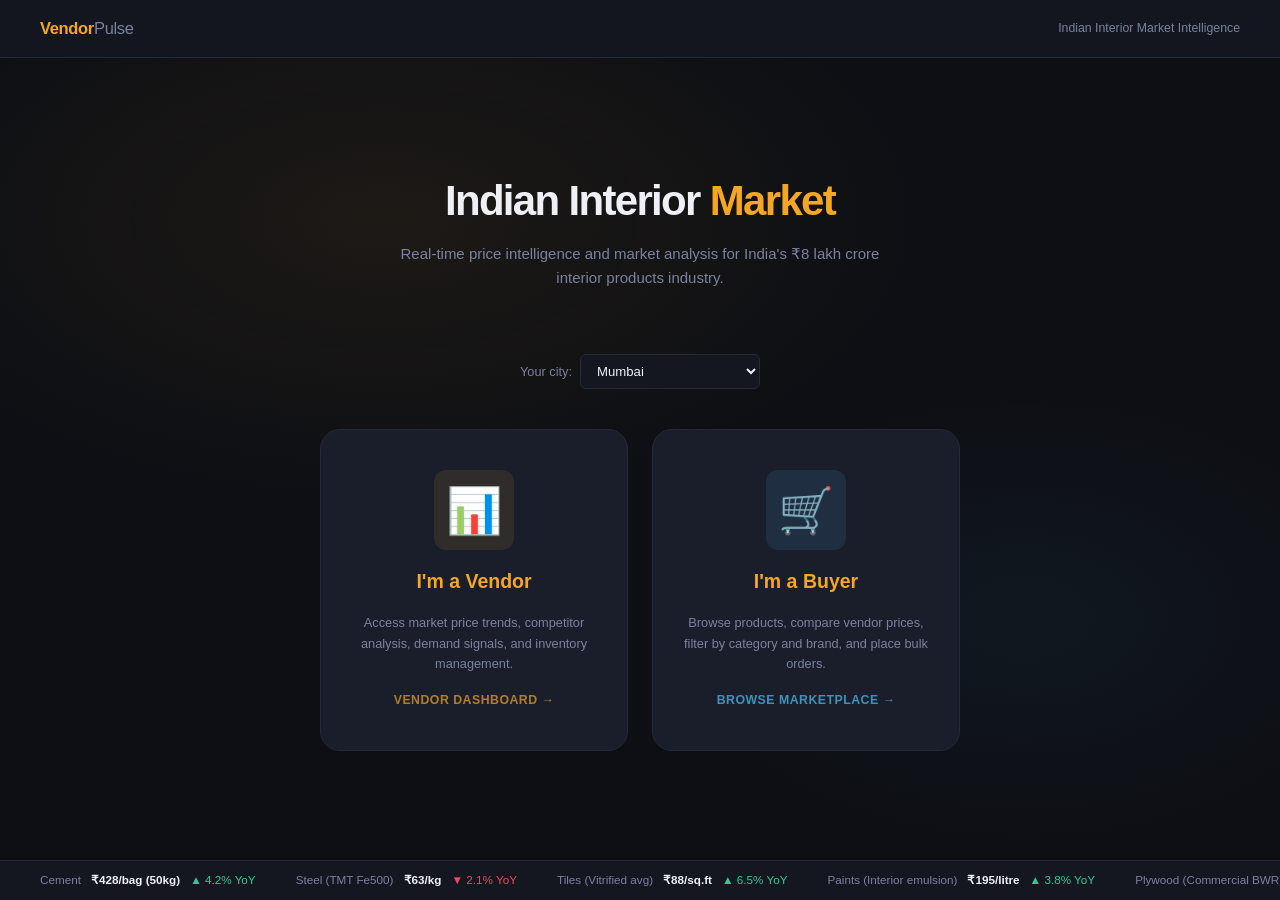
<file: index.html>
<!DOCTYPE html>
<html lang="en">
<head>
<meta charset="UTF-8">
<meta name="viewport" content="width=device-width, initial-scale=1.0">
<meta http-equiv="Content-Security-Policy" content="default-src 'self'; style-src 'self' https://fonts.googleapis.com 'unsafe-inline'; font-src https://fonts.gstatic.com; script-src 'self' 'unsafe-inline'; img-src 'self' https://placehold.co data:;">
<title>VendorPulse — Indian Interior Market Analyser</title>
<link rel="stylesheet" href="css/base.css">
<style>
  body { display: flex; flex-direction: column; min-height: 100vh; }

  .hero {
    flex: 1; display: flex; flex-direction: column;
    align-items: center; justify-content: center;
    padding: var(--sp-xl) var(--sp-lg);
    text-align: center;
    background:
      radial-gradient(ellipse 60% 50% at 30% 20%, rgba(245,166,35,.07) 0%, transparent 70%),
      radial-gradient(ellipse 40% 40% at 80% 70%, rgba(79,195,247,.05) 0%, transparent 70%);
  }

  .logo-mark {
    font-family: var(--font-display);
    font-size: 2.8rem; font-weight: 800;
    letter-spacing: -.04em; margin-bottom: var(--sp-sm);
  }
  .logo-mark .accent { color: var(--col-accent); }

  .tagline {
    font-size: 1rem; color: var(--col-text-muted);
    max-width: 480px; margin: 0 auto var(--sp-2xl);
  }

  .city-row {
    display: flex; align-items: center; gap: var(--sp-sm);
    margin-bottom: var(--sp-xl);
    justify-content: center;
  }
  .city-row label { font-size: .85rem; color: var(--col-text-muted); }
  .city-row select { width: 180px; }

  .role-grid {
    display: grid; grid-template-columns: 1fr 1fr;
    gap: var(--sp-lg); width: 100%; max-width: 640px;
  }

  .role-card {
    background: var(--col-card);
    border: 1.5px solid var(--col-border);
    border-radius: var(--r-lg);
    padding: var(--sp-xl) var(--sp-lg);
    cursor: pointer;
    display: flex; flex-direction: column; align-items: center; gap: var(--sp-md);
    transition: border-color .2s, box-shadow .2s, transform .2s;
    text-decoration: none;
  }
  .role-card:hover {
    transform: translateY(-4px);
    box-shadow: var(--shadow-lg);
  }
  .role-card.vendor:hover {
    border-color: var(--col-accent);
    box-shadow: 0 8px 32px rgba(245,166,35,.18);
  }
  .role-card.customer:hover {
    border-color: var(--col-accent3);
    box-shadow: 0 8px 32px rgba(79,195,247,.18);
  }

  .role-icon {
    font-size: 3rem; line-height: 1;
    width: 80px; height: 80px;
    border-radius: var(--r-md);
    display: flex; align-items: center; justify-content: center;
  }
  .vendor .role-icon  { background: rgba(245,166,35,.1); }
  .customer .role-icon { background: rgba(79,195,247,.1); }

  .role-card h2 {
    font-family: var(--font-display); font-size: 1.3rem; font-weight: 700;
  }
  .role-card p { font-size: .85rem; color: var(--col-text-muted); text-align: center; }

  .role-card .cta {
    margin-top: auto; font-size: .82rem; font-weight: 600; letter-spacing: .04em;
    text-transform: uppercase; opacity: .7;
  }
  .vendor  .cta { color: var(--col-accent); }
  .customer .cta { color: var(--col-accent3); }

  /* market ticker */
  .ticker-bar {
    background: var(--col-surface); border-top: 1px solid var(--col-border);
    padding: 10px var(--sp-xl); display: flex; gap: var(--sp-xl);
    overflow: hidden; white-space: nowrap;
    font-size: .78rem;
  }
  .tick-item { display: flex; gap: 10px; align-items: center; }
  .tick-name { color: var(--col-text-muted); }
  .tick-price { font-weight: 600; }
  .tick-delta { }
  .tick-delta.up   { color: var(--col-green); }
  .tick-delta.down { color: var(--col-red); }
</style>
</head>
<body>

<nav class="topbar">
  <span class="topbar-logo">Vendor<span>Pulse</span></span>
  <span style="font-size:.82rem; color:var(--col-text-muted)">Indian Interior Market Intelligence</span>
</nav>

<main class="hero">
  <div class="logo-mark">Indian Interior <span class="accent">Market</span></div>
  <p class="tagline">Real-time price intelligence and market analysis for India's ₹8 lakh crore interior products industry.</p>

  <div class="city-row">
    <label for="city-select">Your city:</label>
    <select id="city-select">
      <option value="Mumbai">Mumbai</option>
      <option value="Delhi">Delhi</option>
      <option value="Bangalore">Bangalore</option>
      <option value="Chennai">Chennai</option>
      <option value="Hyderabad">Hyderabad</option>
      <option value="Ahmedabad" selected>Ahmedabad</option>
      <option value="Pune">Pune</option>
      <option value="Kolkata">Kolkata</option>
    </select>
  </div>

  <div class="role-grid">
    <a class="role-card vendor" href="vendor.html" id="vendor-link">
      <div class="role-icon">📊</div>
      <h2>I'm a Vendor</h2>
      <p>Access market price trends, competitor analysis, demand signals, and inventory management.</p>
      <span class="cta">Vendor Dashboard →</span>
    </a>
    <a class="role-card customer" href="customer.html" id="customer-link">
      <div class="role-icon">🛒</div>
      <h2>I'm a Buyer</h2>
      <p>Browse products, compare vendor prices, filter by category and brand, and place bulk orders.</p>
      <span class="cta">Browse Marketplace →</span>
    </a>
  </div>
</main>

<footer class="ticker-bar" id="ticker"></footer>

<script src="js/auth.js"></script>
<script src="js/pricing.js"></script>
<script src="js/data.js"></script>
<script>
  // City select
  const cityEl = document.getElementById('city-select');
  cityEl.value = Auth.getCity();
  cityEl.addEventListener('change', () => Auth.setCity(cityEl.value));

  // Role links
  document.getElementById('vendor-link').addEventListener('click', (e) => {
    Auth.setRole('vendor');
    Auth.setCity(cityEl.value);
  });
  document.getElementById('customer-link').addEventListener('click', (e) => {
    Auth.setRole('customer');
    Auth.setCity(cityEl.value);
  });

  // Market ticker
  async function buildTicker() {
    const { trends } = await DataStore.init();
    if (!trends) return;
    const ticker = document.getElementById('ticker');
    const series = trends.wpi_series;
    const items = Object.values(series).map(s => {
      const dir = s.yoy_change >= 0 ? 'up' : 'down';
      const arrow = s.yoy_change >= 0 ? '▲' : '▼';
      return `<div class="tick-item">
        <span class="tick-name">${s.label}</span>
        <span class="tick-price">${Pricing.formatINR(s.current_price)}/${s.unit.split('/')[1] || 'unit'}</span>
        <span class="tick-delta ${dir}">${arrow} ${Math.abs(s.yoy_change)}% YoY</span>
      </div>`;
    });
    // Duplicate for infinite scroll effect
    ticker.innerHTML = items.join('') + items.join('');
    ticker.style.animation = 'tickerScroll 30s linear infinite';
  }

  // Add ticker keyframes
  const style = document.createElement('style');
  style.textContent = `@keyframes tickerScroll {
    from { transform: translateX(0); }
    to   { transform: translateX(-50%); }
  }`;
  document.head.appendChild(style);

  buildTicker();
</script>
</body>
</html>
</file>
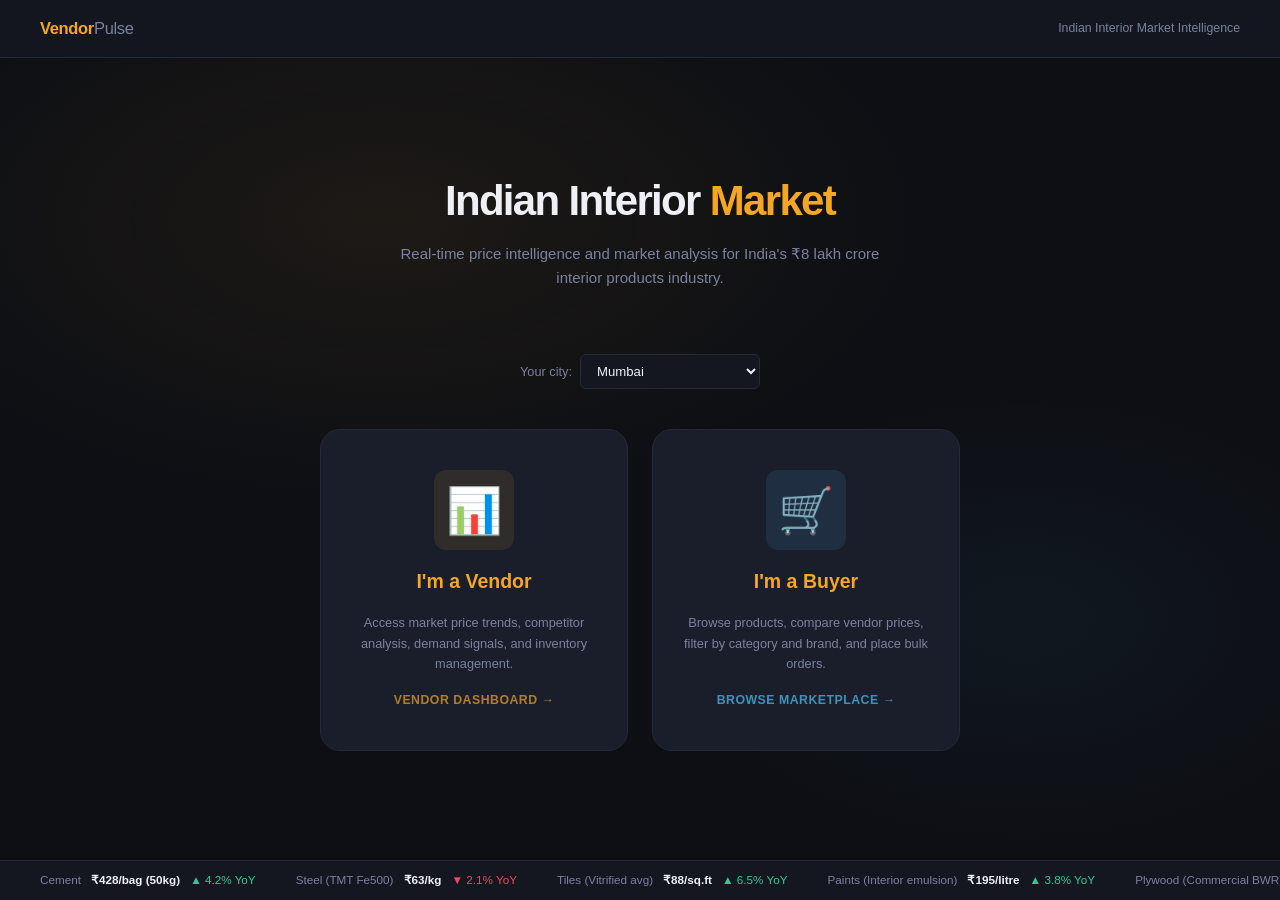
<file: customer.html>
<!DOCTYPE html>
<html lang="en">
<head> 
<meta charset="UTF-8">
<meta name="viewport" content="width=device-width, initial-scale=1.0">
<meta http-equiv="Content-Security-Policy" content="default-src 'self'; style-src 'self' https://fonts.googleapis.com 'unsafe-inline'; font-src https://fonts.gstatic.com; script-src 'self' 'unsafe-inline'; img-src 'self' https://placehold.co https://*.placehold.co data: blob:; connect-src 'self';">

<title>VendorPulse — Marketplace</title>
<link rel="stylesheet" href="css/base.css">
<style>
/* ── Layout ── */
.mkt-layout { display: flex; min-height: calc(100vh - 58px); }

/* ── Filter Sidebar ── */
.filter-sidebar {
  width: 240px; flex-shrink: 0;
  background: var(--col-surface); border-right: 1px solid var(--col-border);
  padding: var(--sp-md);
  position: sticky; top: 58px; height: calc(100vh - 58px); overflow-y: auto;
}
.filter-group { margin-bottom: var(--sp-lg); }
.filter-label { font-size: .72rem; text-transform: uppercase; letter-spacing: .08em; color: var(--col-text-muted); margin-bottom: var(--sp-sm); display: block; }

.cat-btn {
  display: flex; align-items: center; gap: 10px;
  width: 100%; padding: 8px 10px; border-radius: var(--r-sm);
  border: none; background: none; cursor: pointer;
  font-family: var(--font-body); font-size: .85rem; color: var(--col-text-muted);
  transition: all .15s; text-align: left;
}
.cat-btn:hover { background: var(--col-card); color: var(--col-text); }
.cat-btn.active { background: rgba(245,166,35,.1); color: var(--col-accent); font-weight: 600; }
.cat-btn .cat-icon { font-size: 1rem; width: 20px; text-align: center; }
.cat-btn .cat-count { margin-left: auto; font-size: .72rem; color: var(--col-text-dim); }

.brand-chips { display: flex; flex-wrap: wrap; gap: 6px; }
.brand-chip {
  padding: 4px 10px; border-radius: 99px;
  border: 1px solid var(--col-border); background: none;
  font-size: .75rem; cursor: pointer; color: var(--col-text-muted);
  transition: all .15s; font-family: var(--font-body);
}
.brand-chip.active { border-color: var(--col-accent); color: var(--col-accent); background: rgba(245,166,35,.08); }

.price-range-row { display: flex; justify-content: space-between; font-size: .78rem; color: var(--col-text-muted); margin-top: 6px; }

/* ── Main area ── */
.mkt-main { flex: 1; display: flex; flex-direction: column; min-width: 0; }

/* ── Search / sort bar ── */
.search-bar {
  padding: var(--sp-md) var(--sp-lg);
  border-bottom: 1px solid var(--col-border);
  display: flex; align-items: center; gap: var(--sp-md);
  background: var(--col-surface); position: sticky; top: 58px; z-index: 10;
}
.search-bar .search-wrap {
  flex: 1; position: relative;
}
.search-bar .search-icon {
  position: absolute; left: 12px; top: 50%; transform: translateY(-50%);
  font-size: 1rem; pointer-events: none; color: var(--col-text-muted);
}
.search-bar input { padding-left: 38px; }
.sort-select { width: 180px; }
.result-count { font-size: .82rem; color: var(--col-text-muted); white-space: nowrap; }

/* ── Product grid ── */
.product-grid {
  display: grid;
  grid-template-columns: repeat(auto-fill, minmax(240px, 1fr));
  gap: var(--sp-md); padding: var(--sp-lg);
}

.product-card {
  background: var(--col-card); border: 1px solid var(--col-border);
  border-radius: var(--r-md); overflow: hidden;
  display: flex; flex-direction: column;
  transition: border-color .2s, transform .2s, box-shadow .2s;
  cursor: pointer;
}
.product-card:hover {
  border-color: var(--col-border-hi); transform: translateY(-3px); box-shadow: var(--shadow-md);
}
.product-card img {
  width: 100%; height: 160px; object-fit: cover;
  background: var(--col-surface);
}
.product-card .card-body { padding: var(--sp-md); display: flex; flex-direction: column; gap: 8px; flex: 1; }
.product-card .p-brand { font-size: .72rem; text-transform: uppercase; letter-spacing: .06em; color: var(--col-text-muted); }
.product-card .p-name { font-weight: 600; font-size: .9rem; line-height: 1.3; }
.product-card .p-price { font-family: var(--font-display); font-size: 1.2rem; font-weight: 700; color: var(--col-text); }
.product-card .p-unit { font-size: .75rem; font-weight: 400; color: var(--col-text-muted); }
.product-card .p-meta { display: flex; justify-content: space-between; align-items: center; margin-top: auto; }
.product-card .p-rating { font-size: .78rem; color: var(--col-text-muted); }
.product-card .p-rating .stars { color: var(--col-accent); }
.product-card .add-btn {
  background: var(--col-accent); color: #111; border: none; border-radius: var(--r-sm);
  padding: 6px 14px; font-weight: 700; font-size: .8rem; cursor: pointer; font-family: var(--font-body);
  transition: background .15s;
}
.product-card .add-btn:hover { background: #ffb83d; }
.product-card .moq-badge { font-size: .7rem; color: var(--col-text-dim); }

/* ── Cart drawer ── */
.cart-btn {
  position: relative; background: var(--col-card);
  border: 1px solid var(--col-border); border-radius: var(--r-sm);
  padding: 8px 16px; cursor: pointer; color: var(--col-text);
  font-family: var(--font-body); font-size: .85rem; font-weight: 600;
  display: flex; align-items: center; gap: 8px; transition: border-color .15s;
}
.cart-btn:hover { border-color: var(--col-accent); }
.cart-count {
  background: var(--col-accent); color: #111;
  border-radius: 99px; width: 20px; height: 20px;
  display: flex; align-items: center; justify-content: center;
  font-size: .7rem; font-weight: 800;
}

.cart-overlay {
  position: fixed; inset: 0; background: rgba(0,0,0,.5);
  z-index: 200; display: none;
}
.cart-overlay.open { display: block; }

.cart-drawer {
  position: fixed; top: 0; right: -420px; width: 420px; height: 100vh;
  background: var(--col-surface); border-left: 1px solid var(--col-border);
  z-index: 201; display: flex; flex-direction: column;
  transition: right .3s ease;
  box-shadow: var(--shadow-lg);
}
.cart-drawer.open { right: 0; }
.cart-head {
  padding: var(--sp-lg); border-bottom: 1px solid var(--col-border);
  display: flex; align-items: center; justify-content: space-between;
}
.cart-head h2 { font-family: var(--font-display); font-size: 1.1rem; }
.cart-close { background: none; border: none; color: var(--col-text-muted); font-size: 1.4rem; cursor: pointer; }
.cart-items { flex: 1; overflow-y: auto; padding: var(--sp-md); display: flex; flex-direction: column; gap: var(--sp-md); }
.cart-item {
  background: var(--col-card); border: 1px solid var(--col-border);
  border-radius: var(--r-sm); padding: var(--sp-md);
  display: flex; gap: var(--sp-md); align-items: flex-start;
}
.cart-item img { width: 60px; height: 60px; object-fit: cover; border-radius: var(--r-sm); }
.cart-item-info { flex: 1; }
.cart-item-name { font-weight: 600; font-size: .88rem; }
.cart-item-brand { font-size: .75rem; color: var(--col-text-muted); }
.cart-item-price { font-family: var(--font-display); font-weight: 700; margin-top: 4px; }
.qty-control { display: flex; align-items: center; gap: 8px; margin-top: 6px; }
.qty-btn { background: var(--col-border); border: none; color: var(--col-text); width: 26px; height: 26px; border-radius: 4px; cursor: pointer; font-size: 1rem; font-weight: 700; }
.qty-btn:hover { background: var(--col-accent); color: #111; }
.qty-val { font-weight: 600; min-width: 24px; text-align: center; font-size: .9rem; }
.cart-rm { background: none; border: none; color: var(--col-text-dim); cursor: pointer; font-size: 1.1rem; margin-left: auto; }
.cart-rm:hover { color: var(--col-red); }
.cart-foot { padding: var(--sp-lg); border-top: 1px solid var(--col-border); }
.cart-total-row { display: flex; justify-content: space-between; margin-bottom: var(--sp-md); }
.cart-total-label { color: var(--col-text-muted); font-size: .88rem; }
.cart-total-val { font-family: var(--font-display); font-weight: 700; font-size: 1.3rem; }
.cart-empty { text-align: center; color: var(--col-text-muted); padding: var(--sp-xl) var(--sp-md); }

/* ── Product detail modal ── */
.modal-overlay {
  position: fixed; inset: 0; background: rgba(0,0,0,.7);
  z-index: 300; display: none; align-items: center; justify-content: center;
  padding: var(--sp-lg);
}
.modal-overlay.open { display: flex; }
.modal {
  background: var(--col-surface); border: 1px solid var(--col-border);
  border-radius: var(--r-lg); max-width: 760px; width: 100%;
  max-height: 90vh; overflow-y: auto;
  display: flex; flex-direction: column;
  animation: fadeUp .3s ease;
}
.modal-head { padding: var(--sp-lg); border-bottom: 1px solid var(--col-border); display: flex; justify-content: space-between; align-items: flex-start; }
.modal-body { padding: var(--sp-lg); display: grid; grid-template-columns: 1fr 1fr; gap: var(--sp-xl); }
.modal-img { width: 100%; height: 220px; object-fit: cover; border-radius: var(--r-md); }
.spec-row { display: flex; justify-content: space-between; padding: 8px 0; border-bottom: 1px solid var(--col-border); font-size: .85rem; }
.spec-key { color: var(--col-text-muted); }
.spec-val { font-weight: 500; }
.vendor-price-list { display: flex; flex-direction: column; gap: 8px; margin-top: var(--sp-md); }
.vp-row { display: flex; justify-content: space-between; align-items: center; padding: 8px 12px; border-radius: var(--r-sm); background: var(--col-card); font-size: .85rem; }
.vp-name { color: var(--col-text-muted); }
.vp-price { font-weight: 700; }
.vp-lowest { border: 1px solid rgba(46,204,143,.3); }

/* ── City pill in topbar ── */
.city-pill { font-size:.8rem; color: var(--col-text-muted); display: flex; align-items: center; gap: 6px; }
.city-pill select { width: 130px; padding: 5px 8px; font-size: .8rem; }

/* ── Empty state ── */
.empty-state { grid-column: 1/-1; text-align: center; padding: var(--sp-2xl); color: var(--col-text-muted); }
.empty-state .empty-icon { font-size: 3rem; margin-bottom: var(--sp-md); }
</style>
</head>
<body>

<nav class="topbar">
  <a href="index.html" class="topbar-logo">Vendor<span>Pulse</span></a>
  <span class="role-badge" style="background:rgba(79,195,247,.12);color:var(--col-accent3);border-color:rgba(79,195,247,.3)">Buyer</span>
  <div class="city-pill" style="margin-left:auto">
    📍
    <select id="city-sel-cust" onchange="onCityChange(this.value)">
      <option value="Mumbai">Mumbai</option>
      <option value="Delhi">Delhi</option>
      <option value="Bangalore">Bangalore</option>
      <option value="Chennai">Chennai</option>
      <option value="Hyderabad">Hyderabad</option>
      <option value="Ahmedabad">Ahmedabad</option>
      <option value="Pune">Pune</option>
      <option value="Kolkata">Kolkata</option>
    </select>
  </div>
  <button class="cart-btn" onclick="openCart()">
    🛒 Cart <span class="cart-count" id="cart-count">0</span>
  </button>
  <a href="index.html" class="btn btn-ghost" style="font-size:.8rem;padding:6px 14px" onclick="Auth.clearRole()">← Switch Role</a>
</nav>

<div class="mkt-layout">

  <!-- Filter sidebar -->
  <aside class="filter-sidebar">
    <div class="filter-group">
      <span class="filter-label">Category</span>
      <div id="cat-list"></div>
    </div>
    <div class="divider"></div>
    <div class="filter-group">
      <span class="filter-label">Brand</span>
      <div class="brand-chips" id="brand-chips"></div>
    </div>
    <div class="divider"></div>
    <div class="filter-group">
      <span class="filter-label">Price Range (₹)</span>
      <input type="range" id="price-range" min="0" max="50000" value="50000" oninput="onPriceRange(this.value)">
      <div class="price-range-row">
        <span>₹0</span>
        <span id="price-range-val">₹50,000</span>
      </div>
    </div>
    <div class="divider"></div>
    <button class="btn btn-ghost" style="width:100%;margin-top:auto" onclick="clearFilters()">Clear Filters</button>
  </aside>

  <!-- Main marketplace -->
  <div class="mkt-main">
    <!-- Search / sort bar -->
    <div class="search-bar">
      <div class="search-wrap">
        <span class="search-icon">🔍</span>
        <input type="search" id="search-input" placeholder="Search products, brands…" oninput="renderGrid()">
      </div>
      <select class="sort-select" id="sort-sel" onchange="renderGrid()">
        <option value="">Sort: Relevance</option>
        <option value="price_asc">Price: Low to High</option>
        <option value="price_desc">Price: High to Low</option>
        <option value="rating">Top Rated</option>
        <option value="reviews">Most Reviewed</option>
      </select>
      <span class="result-count" id="result-count"></span>
    </div>

    <!-- Product grid -->
    <div class="product-grid" id="product-grid">
      <div class="empty-state"><div class="spinner"></div></div>
    </div>
  </div>
</div>

<!-- Cart overlay + drawer -->
<div class="cart-overlay" id="cart-overlay" onclick="closeCart()"></div>
<div class="cart-drawer" id="cart-drawer">
  <div class="cart-head">
    <h2>My Cart</h2>
    <button class="cart-close" onclick="closeCart()">✕</button>
  </div>
  <div class="cart-items" id="cart-items"></div>
  <div class="cart-foot">
    <div class="cart-total-row">
      <span class="cart-total-label">Total</span>
      <span class="cart-total-val" id="cart-total">₹0</span>
    </div>
    <button class="btn btn-primary" style="width:100%" onclick="checkout()">Request Quote →</button>
  </div>
</div>

<!-- Product detail modal -->
<div class="modal-overlay" id="modal-overlay" onclick="closeModal(event)">
  <div class="modal" id="modal-content"></div>
</div>

<div id="toast-container"></div>

<script src="js/auth.js"></script>
<script src="js/pricing.js"></script>
<script src="js/data.js"></script>
<script>
if (!Auth.requireRole('customer')) { /* redirected */ }

let _cityMul = {};
let _vendors  = [];
let _currentCity = Auth.getCity();
let _filters = { category: '', brands: new Set(), maxPrice: 50000, search: '', sort: '' };
let _cart    = [];  // { product, qty, unitPrice }

// ── Init ──
document.addEventListener('DOMContentLoaded', async () => {
  document.getElementById('city-sel-cust').value = _currentCity;

  try {
    await DataStore.init();
    _cityMul = DataStore.getCityMultipliers();
    _vendors  = DataStore.getVendors();

    buildCategoryList();
    buildBrandChips();
    updatePriceRange();
    renderGrid();
  } catch(e) {
    console.error('[VendorPulse] Customer init failed:', e);
    const grid = document.getElementById('product-grid');
    if (grid) grid.innerHTML = `<div class="empty-state">
      <div class="empty-icon">⚠️</div>
      <p style="color:#e74c5e;font-weight:600">Data load failed</p>
      <p style="font-size:.82rem;margin-top:8px">${e.message || e}</p>
      <p style="font-size:.75rem;color:var(--col-text-dim);margin-top:8px">Serve via HTTP: <code>python3 -m http.server 8000</code></p>
    </div>`;
  }
});

function onCityChange(city) {
  _currentCity = city;
  Auth.setCity(city);
  renderGrid();
  renderCart();
}

// ── Category list ──
function buildCategoryList() {
  const cats = DataStore.getCategories();
  const all  = DataStore.getProducts();
  const el   = document.getElementById('cat-list');

  el.innerHTML = `<button class="cat-btn active" onclick="selectCat('',this)">
    <span class="cat-icon">🏪</span> All Products
    <span class="cat-count">${all.length}</span>
  </button>`;

  cats.forEach(c => {
    const count = DataStore.getProducts({ category: c.id }).length;
    el.insertAdjacentHTML('beforeend', `
      <button class="cat-btn" onclick="selectCat('${esc(c.id)}',this)">
        <span class="cat-icon">${esc(c.icon)}</span> ${esc(c.label)}
        <span class="cat-count">${count}</span>
      </button>`);
  });
}

function selectCat(id, btn) {
  document.querySelectorAll('.cat-btn').forEach(b => b.classList.remove('active'));
  btn.classList.add('active');
  _filters.category = id;
  buildBrandChips();
  renderGrid();
}

// ── Brand chips ──
function buildBrandChips() {
  const brands = DataStore.getBrands(_filters.category || null);
  const el = document.getElementById('brand-chips');
  el.innerHTML = brands.map(b => `
    <button class="brand-chip${_filters.brands.has(b)?' active':''}" onclick="toggleBrand('${esc(b)}',this)">${esc(b)}</button>
  `).join('');
}

function toggleBrand(brand, btn) {
  if (_filters.brands.has(brand)) { _filters.brands.delete(brand); btn.classList.remove('active'); }
  else { _filters.brands.add(brand); btn.classList.add('active'); }
  renderGrid();
}

// ── Price range ──
function updatePriceRange() {
  const range = DataStore.getPriceRange(_filters.category || null);
  const el = document.getElementById('price-range');
  el.max   = range.max;
  el.value = range.max;
  _filters.maxPrice = range.max;
  document.getElementById('price-range-val').textContent = Pricing.formatINR(range.max);
}

function onPriceRange(val) {
  _filters.maxPrice = parseInt(val);
  document.getElementById('price-range-val').textContent = Pricing.formatINR(_filters.maxPrice);
  renderGrid();
}

// ── Filters ──
function clearFilters() {
  _filters = { category: '', brands: new Set(), maxPrice: 50000, search: '', sort: '' };
  document.getElementById('search-input').value = '';
  document.getElementById('sort-sel').value = '';
  document.querySelectorAll('.cat-btn').forEach((b,i) => { if(i===0) b.classList.add('active'); else b.classList.remove('active'); });
  buildBrandChips();
  updatePriceRange();
  renderGrid();
}

// ── Product grid ──
function renderGrid() {
  _filters.search = document.getElementById('search-input').value;
  _filters.sort   = document.getElementById('sort-sel').value;

  let products = DataStore.getProducts({
    category: _filters.category || undefined,
    search:   _filters.search || undefined,
    maxPrice: _filters.maxPrice,
    sort:     _filters.sort || undefined
  });

  if (_filters.brands.size) products = products.filter(p => _filters.brands.has(p.brand));

  document.getElementById('result-count').textContent = `${products.length} product${products.length!==1?'s':''}`;

  const grid = document.getElementById('product-grid');
  if (!products.length) {
    grid.innerHTML = `<div class="empty-state"><div class="empty-icon">🔍</div><p>No products match your filters.</p></div>`;
    return;
  }

  grid.innerHTML = products.map(p => {
    const rawPrice  = Pricing.getVendorPrice(p.basePrice, p.id, 'V001');
    const cityPrice = Pricing.applyCityMultiplier(rawPrice, _currentCity, _cityMul);
    const stars     = '★'.repeat(Math.round(p.rating)) + '☆'.repeat(5 - Math.round(p.rating));
    const inCart    = _cart.find(c => c.product.id === p.id);
    return `<div class="product-card anim-fadeup" onclick="openModal('${esc(p.id)}')">
      <img src="${esc(p.image)}" alt="${esc(p.name)}" loading="lazy">
      <div class="card-body">
        <div class="p-brand">${esc(p.brand)}</div>
        <div class="p-name">${esc(p.name)}</div>
        <div>
          <span class="p-price">${Pricing.formatINR(cityPrice)}</span>
          <span class="p-unit"> /${esc(p.unit)}</span>
        </div>
        <div class="p-meta">
          <div>
            <div class="p-rating"><span class="stars">${stars}</span> ${p.rating} (${p.reviews.toLocaleString('en-IN')})</div>
            <div class="moq-badge">Min. ${p.minOrderQty} ${esc(p.unit)}</div>
          </div>
          <button class="add-btn" onclick="event.stopPropagation();addToCart('${esc(p.id)}')">${inCart ? '✓ Added' : '+ Cart'}</button>
        </div>
      </div>
    </div>`;
  }).join('');
}

// ── Cart ──
function addToCart(productId) {
  const p = DataStore.getProduct(productId);
  if (!p) return;
  const rawPrice  = Pricing.getVendorPrice(p.basePrice, p.id, 'V001');
  const cityPrice = Pricing.applyCityMultiplier(rawPrice, _currentCity, _cityMul);

  const existing = _cart.find(c => c.product.id === productId);
  if (existing) {
    existing.qty += p.minOrderQty;
  } else {
    _cart.push({ product: p, qty: p.minOrderQty, unitPrice: cityPrice });
  }
  updateCartCount();
  renderGrid();
  toast(`${p.name} added to cart`, 'success');
}

function removeFromCart(productId) {
  _cart = _cart.filter(c => c.product.id !== productId);
  updateCartCount();
  renderCart();
  renderGrid();
}

function setQty(productId, delta) {
  const item = _cart.find(c => c.product.id === productId);
  if (!item) return;
  item.qty = Math.max(item.product.minOrderQty, item.qty + delta * item.product.minOrderQty);
  renderCart();
}

function updateCartCount() {
  document.getElementById('cart-count').textContent = _cart.length;
}

function openCart() {
  document.getElementById('cart-overlay').classList.add('open');
  document.getElementById('cart-drawer').classList.add('open');
  renderCart();
}

function closeCart() {
  document.getElementById('cart-overlay').classList.remove('open');
  document.getElementById('cart-drawer').classList.remove('open');
}

function renderCart() {
  const el = document.getElementById('cart-items');
  if (!_cart.length) {
    el.innerHTML = `<div class="cart-empty">🛒<br><br>Your cart is empty.<br>Browse products and add them here.</div>`;
    document.getElementById('cart-total').textContent = '₹0';
    return;
  }
  el.innerHTML = _cart.map(c => `
    <div class="cart-item">
      <img src="${esc(c.product.image)}" alt="${esc(c.product.name)}">
      <div class="cart-item-info">
        <div class="cart-item-name">${esc(c.product.name)}</div>
        <div class="cart-item-brand">${esc(c.product.brand)}</div>
        <div class="cart-item-price">${Pricing.formatINR(c.unitPrice * c.qty)}</div>
        <div class="qty-control">
          <button class="qty-btn" onclick="setQty('${esc(c.product.id)}',-1)">−</button>
          <span class="qty-val">${c.qty}</span>
          <button class="qty-btn" onclick="setQty('${esc(c.product.id)}',1)">+</button>
          <span style="font-size:.75rem;color:var(--col-text-muted)">${esc(c.product.unit)}</span>
        </div>
      </div>
      <button class="cart-rm" onclick="removeFromCart('${esc(c.product.id)}')">✕</button>
    </div>`).join('');
  const total = _cart.reduce((s, c) => s + c.unitPrice * c.qty, 0);
  document.getElementById('cart-total').textContent = Pricing.formatINR(total);
}

function checkout() {
  if (!_cart.length) { toast('Cart is empty', 'error'); return; }
  toast('Quote request submitted! Vendors will contact you within 24 hrs.', 'success', 4000);
  _cart = [];
  updateCartCount();
  renderCart();
  closeCart();
  renderGrid();
}

// ── Product modal ──
function openModal(productId) {
  const p = DataStore.getProduct(productId);
  if (!p) return;
  const rawPrice  = Pricing.getVendorPrice(p.basePrice, p.id, 'V001');
  const cityPrice = Pricing.applyCityMultiplier(rawPrice, _currentCity, _cityMul);
  const allPrices = Pricing.getAllVendorPrices(p.basePrice, p.id, _vendors);
  const stars     = '★'.repeat(Math.round(p.rating)) + '☆'.repeat(5 - Math.round(p.rating));

  const specsHTML = Object.entries(p.specs).map(([k,v]) =>
    `<div class="spec-row"><span class="spec-key">${esc(k)}</span><span class="spec-val">${esc(String(v))}</span></div>`
  ).join('');

  const vendorPricesHTML = allPrices.map((r, i) =>
    `<div class="vp-row ${i===0?'vp-lowest':''}">
      <div>
        <span class="vp-name">${esc(r.vendor_name)}</span>
        <span class="badge ${r.verified?'badge-green':'badge-amber'}" style="margin-left:6px">${r.verified?'✓ Verified':'Unverified'}</span>
      </div>
      <span class="vp-price">${Pricing.formatINR(Pricing.applyCityMultiplier(r.price, _currentCity, _cityMul))}</span>
    </div>`
  ).join('');

  document.getElementById('modal-content').innerHTML = `
    <div class="modal-head">
      <div>
        <div style="font-size:.75rem;text-transform:uppercase;letter-spacing:.06em;color:var(--col-text-muted);margin-bottom:4px">${esc(p.brand)} · ${esc(p.subcategory)}</div>
        <h2 style="font-family:var(--font-display);font-size:1.3rem">${esc(p.name)}</h2>
        <div style="margin-top:6px"><span class="stars">${stars}</span> <span style="color:var(--col-text-muted);font-size:.85rem">${p.rating} · ${p.reviews.toLocaleString('en-IN')} reviews</span></div>
      </div>
      <button style="background:none;border:none;color:var(--col-text-muted);font-size:1.5rem;cursor:pointer;padding:4px" onclick="closeModal()">✕</button>
    </div>
    <div class="modal-body">
      <div>
        <img class="modal-img" src="${esc(p.image)}" alt="${esc(p.name)}">
        <div style="margin-top:var(--sp-md)">
          <div style="font-size:.78rem;color:var(--col-text-muted);text-transform:uppercase;letter-spacing:.06em;margin-bottom:8px">Specifications</div>
          ${specsHTML}
        </div>
      </div>
      <div>
        <div style="font-size:.82rem;color:var(--col-text-muted);margin-bottom:4px">Best price in ${esc(_currentCity)}</div>
        <div style="font-family:var(--font-display);font-size:2rem;font-weight:700;margin-bottom:4px">${Pricing.formatINR(cityPrice)}</div>
        <div style="font-size:.82rem;color:var(--col-text-muted);margin-bottom:var(--sp-md)">per ${esc(p.unit)} · Min. order ${p.minOrderQty} ${esc(p.unit)}</div>
        <p style="font-size:.85rem;color:var(--col-text-muted);margin-bottom:var(--sp-lg)">${esc(p.description)}</p>
        <button class="btn btn-primary" style="width:100%;margin-bottom:8px" onclick="addToCart('${esc(p.id)}');closeModal()">Add to Cart</button>
        <div style="font-size:.78rem;text-transform:uppercase;letter-spacing:.06em;color:var(--col-text-muted);margin-top:var(--sp-lg);margin-bottom:8px">All Vendor Prices</div>
        <div class="vendor-price-list">${vendorPricesHTML}</div>
      </div>
    </div>`;

  document.getElementById('modal-overlay').classList.add('open');
}

function closeModal(e) {
  if (e && e.target !== document.getElementById('modal-overlay')) return;
  document.getElementById('modal-overlay').classList.remove('open');
}
</script>
</body>
</html>
</file>
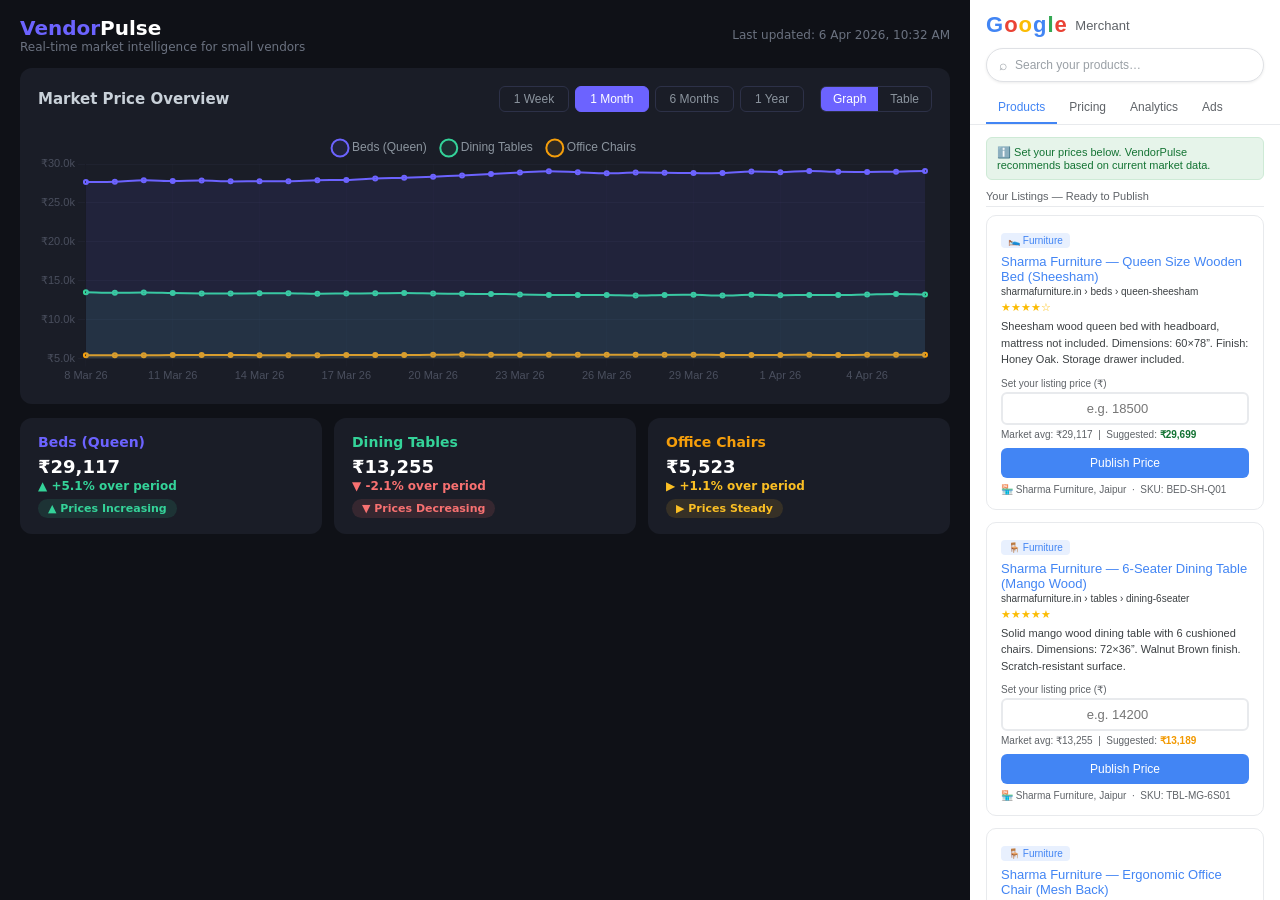
<file: demo.html>
<!DOCTYPE html>
<html lang="en">
<head>
<meta charset="UTF-8">
<meta name="viewport" content="width=device-width, initial-scale=1.0">
<title>VendorPulse — Market Trends Dashboard</title>
<script>
/**
 * Skipped minification because the original files appears to be already minified.
 * Original file: /npm/chart.js@4.4.4/dist/chart.umd.js
 *
 * Do NOT use SRI with dynamically generated files! More information: https://www.jsdelivr.com/using-sri-with-dynamic-files
 */
/*!
 * Chart.js v4.4.4
 * https://www.chartjs.org
 * (c) 2024 Chart.js Contributors
 * Released under the MIT License
 */
!function(t,e){"object"==typeof exports&&"undefined"!=typeof module?module.exports=e():"function"==typeof define&&define.amd?define(e):(t="undefined"!=typeof globalThis?globalThis:t||self).Chart=e()}(this,(function(){"use strict";var t=Object.freeze({__proto__:null,get Colors(){return Go},get Decimation(){return Qo},get Filler(){return ma},get Legend(){return ya},get SubTitle(){return ka},get Title(){return Ma},get Tooltip(){return Ba}});function e(){}const i=(()=>{let t=0;return()=>t++})();function s(t){return null==t}function n(t){if(Array.isArray&&Array.isArray(t))return!0;const e=Object.prototype.toString.call(t);return"[object"===e.slice(0,7)&&"Array]"===e.slice(-6)}function o(t){return null!==t&&"[object Object]"===Object.prototype.toString.call(t)}function a(t){return("number"==typeof t||t instanceof Number)&&isFinite(+t)}function r(t,e){return a(t)?t:e}function l(t,e){return void 0===t?e:t}const h=(t,e)=>"string"==typeof t&&t.endsWith("%")?parseFloat(t)/100:+t/e,c=(t,e)=>"string"==typeof t&&t.endsWith("%")?parseFloat(t)/100*e:+t;function d(t,e,i){if(t&&"function"==typeof t.call)return t.apply(i,e)}function u(t,e,i,s){let a,r,l;if(n(t))if(r=t.length,s)for(a=r-1;a>=0;a--)e.call(i,t[a],a);else for(a=0;a<r;a++)e.call(i,t[a],a);else if(o(t))for(l=Object.keys(t),r=l.length,a=0;a<r;a++)e.call(i,t[l[a]],l[a])}function f(t,e){let i,s,n,o;if(!t||!e||t.length!==e.length)return!1;for(i=0,s=t.length;i<s;++i)if(n=t[i],o=e[i],n.datasetIndex!==o.datasetIndex||n.index!==o.index)return!1;return!0}function g(t){if(n(t))return t.map(g);if(o(t)){const e=Object.create(null),i=Object.keys(t),s=i.length;let n=0;for(;n<s;++n)e[i[n]]=g(t[i[n]]);return e}return t}function p(t){return-1===["__proto__","prototype","constructor"].indexOf(t)}function m(t,e,i,s){if(!p(t))return;const n=e[t],a=i[t];o(n)&&o(a)?x(n,a,s):e[t]=g(a)}function x(t,e,i){const s=n(e)?e:[e],a=s.length;if(!o(t))return t;const r=(i=i||{}).merger||m;let l;for(let e=0;e<a;++e){if(l=s[e],!o(l))continue;const n=Object.keys(l);for(let e=0,s=n.length;e<s;++e)r(n[e],t,l,i)}return t}function b(t,e){return x(t,e,{merger:_})}function _(t,e,i){if(!p(t))return;const s=e[t],n=i[t];o(s)&&o(n)?b(s,n):Object.prototype.hasOwnProperty.call(e,t)||(e[t]=g(n))}const y={"":t=>t,x:t=>t.x,y:t=>t.y};function v(t){const e=t.split("."),i=[];let s="";for(const t of e)s+=t,s.endsWith("\\")?s=s.slice(0,-1)+".":(i.push(s),s="");return i}function M(t,e){const i=y[e]||(y[e]=function(t){const e=v(t);return t=>{for(const i of e){if(""===i)break;t=t&&t[i]}return t}}(e));return i(t)}function w(t){return t.charAt(0).toUpperCase()+t.slice(1)}const k=t=>void 0!==t,S=t=>"function"==typeof t,P=(t,e)=>{if(t.size!==e.size)return!1;for(const i of t)if(!e.has(i))return!1;return!0};function D(t){return"mouseup"===t.type||"click"===t.type||"contextmenu"===t.type}const C=Math.PI,O=2*C,A=O+C,T=Number.POSITIVE_INFINITY,L=C/180,E=C/2,R=C/4,I=2*C/3,z=Math.log10,F=Math.sign;function V(t,e,i){return Math.abs(t-e)<i}function B(t){const e=Math.round(t);t=V(t,e,t/1e3)?e:t;const i=Math.pow(10,Math.floor(z(t))),s=t/i;return(s<=1?1:s<=2?2:s<=5?5:10)*i}function W(t){const e=[],i=Math.sqrt(t);let s;for(s=1;s<i;s++)t%s==0&&(e.push(s),e.push(t/s));return i===(0|i)&&e.push(i),e.sort(((t,e)=>t-e)).pop(),e}function N(t){return!isNaN(parseFloat(t))&&isFinite(t)}function H(t,e){const i=Math.round(t);return i-e<=t&&i+e>=t}function j(t,e,i){let s,n,o;for(s=0,n=t.length;s<n;s++)o=t[s][i],isNaN(o)||(e.min=Math.min(e.min,o),e.max=Math.max(e.max,o))}function $(t){return t*(C/180)}function Y(t){return t*(180/C)}function U(t){if(!a(t))return;let e=1,i=0;for(;Math.round(t*e)/e!==t;)e*=10,i++;return i}function X(t,e){const i=e.x-t.x,s=e.y-t.y,n=Math.sqrt(i*i+s*s);let o=Math.atan2(s,i);return o<-.5*C&&(o+=O),{angle:o,distance:n}}function q(t,e){return Math.sqrt(Math.pow(e.x-t.x,2)+Math.pow(e.y-t.y,2))}function K(t,e){return(t-e+A)%O-C}function G(t){return(t%O+O)%O}function Z(t,e,i,s){const n=G(t),o=G(e),a=G(i),r=G(o-n),l=G(a-n),h=G(n-o),c=G(n-a);return n===o||n===a||s&&o===a||r>l&&h<c}function J(t,e,i){return Math.max(e,Math.min(i,t))}function Q(t){return J(t,-32768,32767)}function tt(t,e,i,s=1e-6){return t>=Math.min(e,i)-s&&t<=Math.max(e,i)+s}function et(t,e,i){i=i||(i=>t[i]<e);let s,n=t.length-1,o=0;for(;n-o>1;)s=o+n>>1,i(s)?o=s:n=s;return{lo:o,hi:n}}const it=(t,e,i,s)=>et(t,i,s?s=>{const n=t[s][e];return n<i||n===i&&t[s+1][e]===i}:s=>t[s][e]<i),st=(t,e,i)=>et(t,i,(s=>t[s][e]>=i));function nt(t,e,i){let s=0,n=t.length;for(;s<n&&t[s]<e;)s++;for(;n>s&&t[n-1]>i;)n--;return s>0||n<t.length?t.slice(s,n):t}const ot=["push","pop","shift","splice","unshift"];function at(t,e){t._chartjs?t._chartjs.listeners.push(e):(Object.defineProperty(t,"_chartjs",{configurable:!0,enumerable:!1,value:{listeners:[e]}}),ot.forEach((e=>{const i="_onData"+w(e),s=t[e];Object.defineProperty(t,e,{configurable:!0,enumerable:!1,value(...e){const n=s.apply(this,e);return t._chartjs.listeners.forEach((t=>{"function"==typeof t[i]&&t[i](...e)})),n}})})))}function rt(t,e){const i=t._chartjs;if(!i)return;const s=i.listeners,n=s.indexOf(e);-1!==n&&s.splice(n,1),s.length>0||(ot.forEach((e=>{delete t[e]})),delete t._chartjs)}function lt(t){const e=new Set(t);return e.size===t.length?t:Array.from(e)}const ht="undefined"==typeof window?function(t){return t()}:window.requestAnimationFrame;function ct(t,e){let i=[],s=!1;return function(...n){i=n,s||(s=!0,ht.call(window,(()=>{s=!1,t.apply(e,i)})))}}function dt(t,e){let i;return function(...s){return e?(clearTimeout(i),i=setTimeout(t,e,s)):t.apply(this,s),e}}const ut=t=>"start"===t?"left":"end"===t?"right":"center",ft=(t,e,i)=>"start"===t?e:"end"===t?i:(e+i)/2,gt=(t,e,i,s)=>t===(s?"left":"right")?i:"center"===t?(e+i)/2:e;function pt(t,e,i){const s=e.length;let n=0,o=s;if(t._sorted){const{iScale:a,_parsed:r}=t,l=a.axis,{min:h,max:c,minDefined:d,maxDefined:u}=a.getUserBounds();d&&(n=J(Math.min(it(r,l,h).lo,i?s:it(e,l,a.getPixelForValue(h)).lo),0,s-1)),o=u?J(Math.max(it(r,a.axis,c,!0).hi+1,i?0:it(e,l,a.getPixelForValue(c),!0).hi+1),n,s)-n:s-n}return{start:n,count:o}}function mt(t){const{xScale:e,yScale:i,_scaleRanges:s}=t,n={xmin:e.min,xmax:e.max,ymin:i.min,ymax:i.max};if(!s)return t._scaleRanges=n,!0;const o=s.xmin!==e.min||s.xmax!==e.max||s.ymin!==i.min||s.ymax!==i.max;return Object.assign(s,n),o}class xt{constructor(){this._request=null,this._charts=new Map,this._running=!1,this._lastDate=void 0}_notify(t,e,i,s){const n=e.listeners[s],o=e.duration;n.forEach((s=>s({chart:t,initial:e.initial,numSteps:o,currentStep:Math.min(i-e.start,o)})))}_refresh(){this._request||(this._running=!0,this._request=ht.call(window,(()=>{this._update(),this._request=null,this._running&&this._refresh()})))}_update(t=Date.now()){let e=0;this._charts.forEach(((i,s)=>{if(!i.running||!i.items.length)return;const n=i.items;let o,a=n.length-1,r=!1;for(;a>=0;--a)o=n[a],o._active?(o._total>i.duration&&(i.duration=o._total),o.tick(t),r=!0):(n[a]=n[n.length-1],n.pop());r&&(s.draw(),this._notify(s,i,t,"progress")),n.length||(i.running=!1,this._notify(s,i,t,"complete"),i.initial=!1),e+=n.length})),this._lastDate=t,0===e&&(this._running=!1)}_getAnims(t){const e=this._charts;let i=e.get(t);return i||(i={running:!1,initial:!0,items:[],listeners:{complete:[],progress:[]}},e.set(t,i)),i}listen(t,e,i){this._getAnims(t).listeners[e].push(i)}add(t,e){e&&e.length&&this._getAnims(t).items.push(...e)}has(t){return this._getAnims(t).items.length>0}start(t){const e=this._charts.get(t);e&&(e.running=!0,e.start=Date.now(),e.duration=e.items.reduce(((t,e)=>Math.max(t,e._duration)),0),this._refresh())}running(t){if(!this._running)return!1;const e=this._charts.get(t);return!!(e&&e.running&&e.items.length)}stop(t){const e=this._charts.get(t);if(!e||!e.items.length)return;const i=e.items;let s=i.length-1;for(;s>=0;--s)i[s].cancel();e.items=[],this._notify(t,e,Date.now(),"complete")}remove(t){return this._charts.delete(t)}}var bt=new xt;
/*!
 * @kurkle/color v0.3.2
 * https://github.com/kurkle/color#readme
 * (c) 2023 Jukka Kurkela
 * Released under the MIT License
 */function _t(t){return t+.5|0}const yt=(t,e,i)=>Math.max(Math.min(t,i),e);function vt(t){return yt(_t(2.55*t),0,255)}function Mt(t){return yt(_t(255*t),0,255)}function wt(t){return yt(_t(t/2.55)/100,0,1)}function kt(t){return yt(_t(100*t),0,100)}const St={0:0,1:1,2:2,3:3,4:4,5:5,6:6,7:7,8:8,9:9,A:10,B:11,C:12,D:13,E:14,F:15,a:10,b:11,c:12,d:13,e:14,f:15},Pt=[..."0123456789ABCDEF"],Dt=t=>Pt[15&t],Ct=t=>Pt[(240&t)>>4]+Pt[15&t],Ot=t=>(240&t)>>4==(15&t);function At(t){var e=(t=>Ot(t.r)&&Ot(t.g)&&Ot(t.b)&&Ot(t.a))(t)?Dt:Ct;return t?"#"+e(t.r)+e(t.g)+e(t.b)+((t,e)=>t<255?e(t):"")(t.a,e):void 0}const Tt=/^(hsla?|hwb|hsv)\(\s*([-+.e\d]+)(?:deg)?[\s,]+([-+.e\d]+)%[\s,]+([-+.e\d]+)%(?:[\s,]+([-+.e\d]+)(%)?)?\s*\)$/;function Lt(t,e,i){const s=e*Math.min(i,1-i),n=(e,n=(e+t/30)%12)=>i-s*Math.max(Math.min(n-3,9-n,1),-1);return[n(0),n(8),n(4)]}function Et(t,e,i){const s=(s,n=(s+t/60)%6)=>i-i*e*Math.max(Math.min(n,4-n,1),0);return[s(5),s(3),s(1)]}function Rt(t,e,i){const s=Lt(t,1,.5);let n;for(e+i>1&&(n=1/(e+i),e*=n,i*=n),n=0;n<3;n++)s[n]*=1-e-i,s[n]+=e;return s}function It(t){const e=t.r/255,i=t.g/255,s=t.b/255,n=Math.max(e,i,s),o=Math.min(e,i,s),a=(n+o)/2;let r,l,h;return n!==o&&(h=n-o,l=a>.5?h/(2-n-o):h/(n+o),r=function(t,e,i,s,n){return t===n?(e-i)/s+(e<i?6:0):e===n?(i-t)/s+2:(t-e)/s+4}(e,i,s,h,n),r=60*r+.5),[0|r,l||0,a]}function zt(t,e,i,s){return(Array.isArray(e)?t(e[0],e[1],e[2]):t(e,i,s)).map(Mt)}function Ft(t,e,i){return zt(Lt,t,e,i)}function Vt(t){return(t%360+360)%360}function Bt(t){const e=Tt.exec(t);let i,s=255;if(!e)return;e[5]!==i&&(s=e[6]?vt(+e[5]):Mt(+e[5]));const n=Vt(+e[2]),o=+e[3]/100,a=+e[4]/100;return i="hwb"===e[1]?function(t,e,i){return zt(Rt,t,e,i)}(n,o,a):"hsv"===e[1]?function(t,e,i){return zt(Et,t,e,i)}(n,o,a):Ft(n,o,a),{r:i[0],g:i[1],b:i[2],a:s}}const Wt={x:"dark",Z:"light",Y:"re",X:"blu",W:"gr",V:"medium",U:"slate",A:"ee",T:"ol",S:"or",B:"ra",C:"lateg",D:"ights",R:"in",Q:"turquois",E:"hi",P:"ro",O:"al",N:"le",M:"de",L:"yello",F:"en",K:"ch",G:"arks",H:"ea",I:"ightg",J:"wh"},Nt={OiceXe:"f0f8ff",antiquewEte:"faebd7",aqua:"ffff",aquamarRe:"7fffd4",azuY:"f0ffff",beige:"f5f5dc",bisque:"ffe4c4",black:"0",blanKedOmond:"ffebcd",Xe:"ff",XeviTet:"8a2be2",bPwn:"a52a2a",burlywood:"deb887",caMtXe:"5f9ea0",KartYuse:"7fff00",KocTate:"d2691e",cSO:"ff7f50",cSnflowerXe:"6495ed",cSnsilk:"fff8dc",crimson:"dc143c",cyan:"ffff",xXe:"8b",xcyan:"8b8b",xgTMnPd:"b8860b",xWay:"a9a9a9",xgYF:"6400",xgYy:"a9a9a9",xkhaki:"bdb76b",xmagFta:"8b008b",xTivegYF:"556b2f",xSange:"ff8c00",xScEd:"9932cc",xYd:"8b0000",xsOmon:"e9967a",xsHgYF:"8fbc8f",xUXe:"483d8b",xUWay:"2f4f4f",xUgYy:"2f4f4f",xQe:"ced1",xviTet:"9400d3",dAppRk:"ff1493",dApskyXe:"bfff",dimWay:"696969",dimgYy:"696969",dodgerXe:"1e90ff",fiYbrick:"b22222",flSOwEte:"fffaf0",foYstWAn:"228b22",fuKsia:"ff00ff",gaRsbSo:"dcdcdc",ghostwEte:"f8f8ff",gTd:"ffd700",gTMnPd:"daa520",Way:"808080",gYF:"8000",gYFLw:"adff2f",gYy:"808080",honeyMw:"f0fff0",hotpRk:"ff69b4",RdianYd:"cd5c5c",Rdigo:"4b0082",ivSy:"fffff0",khaki:"f0e68c",lavFMr:"e6e6fa",lavFMrXsh:"fff0f5",lawngYF:"7cfc00",NmoncEffon:"fffacd",ZXe:"add8e6",ZcSO:"f08080",Zcyan:"e0ffff",ZgTMnPdLw:"fafad2",ZWay:"d3d3d3",ZgYF:"90ee90",ZgYy:"d3d3d3",ZpRk:"ffb6c1",ZsOmon:"ffa07a",ZsHgYF:"20b2aa",ZskyXe:"87cefa",ZUWay:"778899",ZUgYy:"778899",ZstAlXe:"b0c4de",ZLw:"ffffe0",lime:"ff00",limegYF:"32cd32",lRF:"faf0e6",magFta:"ff00ff",maPon:"800000",VaquamarRe:"66cdaa",VXe:"cd",VScEd:"ba55d3",VpurpN:"9370db",VsHgYF:"3cb371",VUXe:"7b68ee",VsprRggYF:"fa9a",VQe:"48d1cc",VviTetYd:"c71585",midnightXe:"191970",mRtcYam:"f5fffa",mistyPse:"ffe4e1",moccasR:"ffe4b5",navajowEte:"ffdead",navy:"80",Tdlace:"fdf5e6",Tive:"808000",TivedBb:"6b8e23",Sange:"ffa500",SangeYd:"ff4500",ScEd:"da70d6",pOegTMnPd:"eee8aa",pOegYF:"98fb98",pOeQe:"afeeee",pOeviTetYd:"db7093",papayawEp:"ffefd5",pHKpuff:"ffdab9",peru:"cd853f",pRk:"ffc0cb",plum:"dda0dd",powMrXe:"b0e0e6",purpN:"800080",YbeccapurpN:"663399",Yd:"ff0000",Psybrown:"bc8f8f",PyOXe:"4169e1",saddNbPwn:"8b4513",sOmon:"fa8072",sandybPwn:"f4a460",sHgYF:"2e8b57",sHshell:"fff5ee",siFna:"a0522d",silver:"c0c0c0",skyXe:"87ceeb",UXe:"6a5acd",UWay:"708090",UgYy:"708090",snow:"fffafa",sprRggYF:"ff7f",stAlXe:"4682b4",tan:"d2b48c",teO:"8080",tEstN:"d8bfd8",tomato:"ff6347",Qe:"40e0d0",viTet:"ee82ee",JHt:"f5deb3",wEte:"ffffff",wEtesmoke:"f5f5f5",Lw:"ffff00",LwgYF:"9acd32"};let Ht;function jt(t){Ht||(Ht=function(){const t={},e=Object.keys(Nt),i=Object.keys(Wt);let s,n,o,a,r;for(s=0;s<e.length;s++){for(a=r=e[s],n=0;n<i.length;n++)o=i[n],r=r.replace(o,Wt[o]);o=parseInt(Nt[a],16),t[r]=[o>>16&255,o>>8&255,255&o]}return t}(),Ht.transparent=[0,0,0,0]);const e=Ht[t.toLowerCase()];return e&&{r:e[0],g:e[1],b:e[2],a:4===e.length?e[3]:255}}const $t=/^rgba?\(\s*([-+.\d]+)(%)?[\s,]+([-+.e\d]+)(%)?[\s,]+([-+.e\d]+)(%)?(?:[\s,/]+([-+.e\d]+)(%)?)?\s*\)$/;const Yt=t=>t<=.0031308?12.92*t:1.055*Math.pow(t,1/2.4)-.055,Ut=t=>t<=.04045?t/12.92:Math.pow((t+.055)/1.055,2.4);function Xt(t,e,i){if(t){let s=It(t);s[e]=Math.max(0,Math.min(s[e]+s[e]*i,0===e?360:1)),s=Ft(s),t.r=s[0],t.g=s[1],t.b=s[2]}}function qt(t,e){return t?Object.assign(e||{},t):t}function Kt(t){var e={r:0,g:0,b:0,a:255};return Array.isArray(t)?t.length>=3&&(e={r:t[0],g:t[1],b:t[2],a:255},t.length>3&&(e.a=Mt(t[3]))):(e=qt(t,{r:0,g:0,b:0,a:1})).a=Mt(e.a),e}function Gt(t){return"r"===t.charAt(0)?function(t){const e=$t.exec(t);let i,s,n,o=255;if(e){if(e[7]!==i){const t=+e[7];o=e[8]?vt(t):yt(255*t,0,255)}return i=+e[1],s=+e[3],n=+e[5],i=255&(e[2]?vt(i):yt(i,0,255)),s=255&(e[4]?vt(s):yt(s,0,255)),n=255&(e[6]?vt(n):yt(n,0,255)),{r:i,g:s,b:n,a:o}}}(t):Bt(t)}class Zt{constructor(t){if(t instanceof Zt)return t;const e=typeof t;let i;var s,n,o;"object"===e?i=Kt(t):"string"===e&&(o=(s=t).length,"#"===s[0]&&(4===o||5===o?n={r:255&17*St[s[1]],g:255&17*St[s[2]],b:255&17*St[s[3]],a:5===o?17*St[s[4]]:255}:7!==o&&9!==o||(n={r:St[s[1]]<<4|St[s[2]],g:St[s[3]]<<4|St[s[4]],b:St[s[5]]<<4|St[s[6]],a:9===o?St[s[7]]<<4|St[s[8]]:255})),i=n||jt(t)||Gt(t)),this._rgb=i,this._valid=!!i}get valid(){return this._valid}get rgb(){var t=qt(this._rgb);return t&&(t.a=wt(t.a)),t}set rgb(t){this._rgb=Kt(t)}rgbString(){return this._valid?(t=this._rgb)&&(t.a<255?`rgba(${t.r}, ${t.g}, ${t.b}, ${wt(t.a)})`:`rgb(${t.r}, ${t.g}, ${t.b})`):void 0;var t}hexString(){return this._valid?At(this._rgb):void 0}hslString(){return this._valid?function(t){if(!t)return;const e=It(t),i=e[0],s=kt(e[1]),n=kt(e[2]);return t.a<255?`hsla(${i}, ${s}%, ${n}%, ${wt(t.a)})`:`hsl(${i}, ${s}%, ${n}%)`}(this._rgb):void 0}mix(t,e){if(t){const i=this.rgb,s=t.rgb;let n;const o=e===n?.5:e,a=2*o-1,r=i.a-s.a,l=((a*r==-1?a:(a+r)/(1+a*r))+1)/2;n=1-l,i.r=255&l*i.r+n*s.r+.5,i.g=255&l*i.g+n*s.g+.5,i.b=255&l*i.b+n*s.b+.5,i.a=o*i.a+(1-o)*s.a,this.rgb=i}return this}interpolate(t,e){return t&&(this._rgb=function(t,e,i){const s=Ut(wt(t.r)),n=Ut(wt(t.g)),o=Ut(wt(t.b));return{r:Mt(Yt(s+i*(Ut(wt(e.r))-s))),g:Mt(Yt(n+i*(Ut(wt(e.g))-n))),b:Mt(Yt(o+i*(Ut(wt(e.b))-o))),a:t.a+i*(e.a-t.a)}}(this._rgb,t._rgb,e)),this}clone(){return new Zt(this.rgb)}alpha(t){return this._rgb.a=Mt(t),this}clearer(t){return this._rgb.a*=1-t,this}greyscale(){const t=this._rgb,e=_t(.3*t.r+.59*t.g+.11*t.b);return t.r=t.g=t.b=e,this}opaquer(t){return this._rgb.a*=1+t,this}negate(){const t=this._rgb;return t.r=255-t.r,t.g=255-t.g,t.b=255-t.b,this}lighten(t){return Xt(this._rgb,2,t),this}darken(t){return Xt(this._rgb,2,-t),this}saturate(t){return Xt(this._rgb,1,t),this}desaturate(t){return Xt(this._rgb,1,-t),this}rotate(t){return function(t,e){var i=It(t);i[0]=Vt(i[0]+e),i=Ft(i),t.r=i[0],t.g=i[1],t.b=i[2]}(this._rgb,t),this}}function Jt(t){if(t&&"object"==typeof t){const e=t.toString();return"[object CanvasPattern]"===e||"[object CanvasGradient]"===e}return!1}function Qt(t){return Jt(t)?t:new Zt(t)}function te(t){return Jt(t)?t:new Zt(t).saturate(.5).darken(.1).hexString()}const ee=["x","y","borderWidth","radius","tension"],ie=["color","borderColor","backgroundColor"];const se=new Map;function ne(t,e,i){return function(t,e){e=e||{};const i=t+JSON.stringify(e);let s=se.get(i);return s||(s=new Intl.NumberFormat(t,e),se.set(i,s)),s}(e,i).format(t)}const oe={values:t=>n(t)?t:""+t,numeric(t,e,i){if(0===t)return"0";const s=this.chart.options.locale;let n,o=t;if(i.length>1){const e=Math.max(Math.abs(i[0].value),Math.abs(i[i.length-1].value));(e<1e-4||e>1e15)&&(n="scientific"),o=function(t,e){let i=e.length>3?e[2].value-e[1].value:e[1].value-e[0].value;Math.abs(i)>=1&&t!==Math.floor(t)&&(i=t-Math.floor(t));return i}(t,i)}const a=z(Math.abs(o)),r=isNaN(a)?1:Math.max(Math.min(-1*Math.floor(a),20),0),l={notation:n,minimumFractionDigits:r,maximumFractionDigits:r};return Object.assign(l,this.options.ticks.format),ne(t,s,l)},logarithmic(t,e,i){if(0===t)return"0";const s=i[e].significand||t/Math.pow(10,Math.floor(z(t)));return[1,2,3,5,10,15].includes(s)||e>.8*i.length?oe.numeric.call(this,t,e,i):""}};var ae={formatters:oe};const re=Object.create(null),le=Object.create(null);function he(t,e){if(!e)return t;const i=e.split(".");for(let e=0,s=i.length;e<s;++e){const s=i[e];t=t[s]||(t[s]=Object.create(null))}return t}function ce(t,e,i){return"string"==typeof e?x(he(t,e),i):x(he(t,""),e)}class de{constructor(t,e){this.animation=void 0,this.backgroundColor="rgba(0,0,0,0.1)",this.borderColor="rgba(0,0,0,0.1)",this.color="#666",this.datasets={},this.devicePixelRatio=t=>t.chart.platform.getDevicePixelRatio(),this.elements={},this.events=["mousemove","mouseout","click","touchstart","touchmove"],this.font={family:"'Helvetica Neue', 'Helvetica', 'Arial', sans-serif",size:12,style:"normal",lineHeight:1.2,weight:null},this.hover={},this.hoverBackgroundColor=(t,e)=>te(e.backgroundColor),this.hoverBorderColor=(t,e)=>te(e.borderColor),this.hoverColor=(t,e)=>te(e.color),this.indexAxis="x",this.interaction={mode:"nearest",intersect:!0,includeInvisible:!1},this.maintainAspectRatio=!0,this.onHover=null,this.onClick=null,this.parsing=!0,this.plugins={},this.responsive=!0,this.scale=void 0,this.scales={},this.showLine=!0,this.drawActiveElementsOnTop=!0,this.describe(t),this.apply(e)}set(t,e){return ce(this,t,e)}get(t){return he(this,t)}describe(t,e){return ce(le,t,e)}override(t,e){return ce(re,t,e)}route(t,e,i,s){const n=he(this,t),a=he(this,i),r="_"+e;Object.defineProperties(n,{[r]:{value:n[e],writable:!0},[e]:{enumerable:!0,get(){const t=this[r],e=a[s];return o(t)?Object.assign({},e,t):l(t,e)},set(t){this[r]=t}}})}apply(t){t.forEach((t=>t(this)))}}var ue=new de({_scriptable:t=>!t.startsWith("on"),_indexable:t=>"events"!==t,hover:{_fallback:"interaction"},interaction:{_scriptable:!1,_indexable:!1}},[function(t){t.set("animation",{delay:void 0,duration:1e3,easing:"easeOutQuart",fn:void 0,from:void 0,loop:void 0,to:void 0,type:void 0}),t.describe("animation",{_fallback:!1,_indexable:!1,_scriptable:t=>"onProgress"!==t&&"onComplete"!==t&&"fn"!==t}),t.set("animations",{colors:{type:"color",properties:ie},numbers:{type:"number",properties:ee}}),t.describe("animations",{_fallback:"animation"}),t.set("transitions",{active:{animation:{duration:400}},resize:{animation:{duration:0}},show:{animations:{colors:{from:"transparent"},visible:{type:"boolean",duration:0}}},hide:{animations:{colors:{to:"transparent"},visible:{type:"boolean",easing:"linear",fn:t=>0|t}}}})},function(t){t.set("layout",{autoPadding:!0,padding:{top:0,right:0,bottom:0,left:0}})},function(t){t.set("scale",{display:!0,offset:!1,reverse:!1,beginAtZero:!1,bounds:"ticks",clip:!0,grace:0,grid:{display:!0,lineWidth:1,drawOnChartArea:!0,drawTicks:!0,tickLength:8,tickWidth:(t,e)=>e.lineWidth,tickColor:(t,e)=>e.color,offset:!1},border:{display:!0,dash:[],dashOffset:0,width:1},title:{display:!1,text:"",padding:{top:4,bottom:4}},ticks:{minRotation:0,maxRotation:50,mirror:!1,textStrokeWidth:0,textStrokeColor:"",padding:3,display:!0,autoSkip:!0,autoSkipPadding:3,labelOffset:0,callback:ae.formatters.values,minor:{},major:{},align:"center",crossAlign:"near",showLabelBackdrop:!1,backdropColor:"rgba(255, 255, 255, 0.75)",backdropPadding:2}}),t.route("scale.ticks","color","","color"),t.route("scale.grid","color","","borderColor"),t.route("scale.border","color","","borderColor"),t.route("scale.title","color","","color"),t.describe("scale",{_fallback:!1,_scriptable:t=>!t.startsWith("before")&&!t.startsWith("after")&&"callback"!==t&&"parser"!==t,_indexable:t=>"borderDash"!==t&&"tickBorderDash"!==t&&"dash"!==t}),t.describe("scales",{_fallback:"scale"}),t.describe("scale.ticks",{_scriptable:t=>"backdropPadding"!==t&&"callback"!==t,_indexable:t=>"backdropPadding"!==t})}]);function fe(){return"undefined"!=typeof window&&"undefined"!=typeof document}function ge(t){let e=t.parentNode;return e&&"[object ShadowRoot]"===e.toString()&&(e=e.host),e}function pe(t,e,i){let s;return"string"==typeof t?(s=parseInt(t,10),-1!==t.indexOf("%")&&(s=s/100*e.parentNode[i])):s=t,s}const me=t=>t.ownerDocument.defaultView.getComputedStyle(t,null);function xe(t,e){return me(t).getPropertyValue(e)}const be=["top","right","bottom","left"];function _e(t,e,i){const s={};i=i?"-"+i:"";for(let n=0;n<4;n++){const o=be[n];s[o]=parseFloat(t[e+"-"+o+i])||0}return s.width=s.left+s.right,s.height=s.top+s.bottom,s}const ye=(t,e,i)=>(t>0||e>0)&&(!i||!i.shadowRoot);function ve(t,e){if("native"in t)return t;const{canvas:i,currentDevicePixelRatio:s}=e,n=me(i),o="border-box"===n.boxSizing,a=_e(n,"padding"),r=_e(n,"border","width"),{x:l,y:h,box:c}=function(t,e){const i=t.touches,s=i&&i.length?i[0]:t,{offsetX:n,offsetY:o}=s;let a,r,l=!1;if(ye(n,o,t.target))a=n,r=o;else{const t=e.getBoundingClientRect();a=s.clientX-t.left,r=s.clientY-t.top,l=!0}return{x:a,y:r,box:l}}(t,i),d=a.left+(c&&r.left),u=a.top+(c&&r.top);let{width:f,height:g}=e;return o&&(f-=a.width+r.width,g-=a.height+r.height),{x:Math.round((l-d)/f*i.width/s),y:Math.round((h-u)/g*i.height/s)}}const Me=t=>Math.round(10*t)/10;function we(t,e,i,s){const n=me(t),o=_e(n,"margin"),a=pe(n.maxWidth,t,"clientWidth")||T,r=pe(n.maxHeight,t,"clientHeight")||T,l=function(t,e,i){let s,n;if(void 0===e||void 0===i){const o=t&&ge(t);if(o){const t=o.getBoundingClientRect(),a=me(o),r=_e(a,"border","width"),l=_e(a,"padding");e=t.width-l.width-r.width,i=t.height-l.height-r.height,s=pe(a.maxWidth,o,"clientWidth"),n=pe(a.maxHeight,o,"clientHeight")}else e=t.clientWidth,i=t.clientHeight}return{width:e,height:i,maxWidth:s||T,maxHeight:n||T}}(t,e,i);let{width:h,height:c}=l;if("content-box"===n.boxSizing){const t=_e(n,"border","width"),e=_e(n,"padding");h-=e.width+t.width,c-=e.height+t.height}h=Math.max(0,h-o.width),c=Math.max(0,s?h/s:c-o.height),h=Me(Math.min(h,a,l.maxWidth)),c=Me(Math.min(c,r,l.maxHeight)),h&&!c&&(c=Me(h/2));return(void 0!==e||void 0!==i)&&s&&l.height&&c>l.height&&(c=l.height,h=Me(Math.floor(c*s))),{width:h,height:c}}function ke(t,e,i){const s=e||1,n=Math.floor(t.height*s),o=Math.floor(t.width*s);t.height=Math.floor(t.height),t.width=Math.floor(t.width);const a=t.canvas;return a.style&&(i||!a.style.height&&!a.style.width)&&(a.style.height=`${t.height}px`,a.style.width=`${t.width}px`),(t.currentDevicePixelRatio!==s||a.height!==n||a.width!==o)&&(t.currentDevicePixelRatio=s,a.height=n,a.width=o,t.ctx.setTransform(s,0,0,s,0,0),!0)}const Se=function(){let t=!1;try{const e={get passive(){return t=!0,!1}};fe()&&(window.addEventListener("test",null,e),window.removeEventListener("test",null,e))}catch(t){}return t}();function Pe(t,e){const i=xe(t,e),s=i&&i.match(/^(\d+)(\.\d+)?px$/);return s?+s[1]:void 0}function De(t){return!t||s(t.size)||s(t.family)?null:(t.style?t.style+" ":"")+(t.weight?t.weight+" ":"")+t.size+"px "+t.family}function Ce(t,e,i,s,n){let o=e[n];return o||(o=e[n]=t.measureText(n).width,i.push(n)),o>s&&(s=o),s}function Oe(t,e,i,s){let o=(s=s||{}).data=s.data||{},a=s.garbageCollect=s.garbageCollect||[];s.font!==e&&(o=s.data={},a=s.garbageCollect=[],s.font=e),t.save(),t.font=e;let r=0;const l=i.length;let h,c,d,u,f;for(h=0;h<l;h++)if(u=i[h],null==u||n(u)){if(n(u))for(c=0,d=u.length;c<d;c++)f=u[c],null==f||n(f)||(r=Ce(t,o,a,r,f))}else r=Ce(t,o,a,r,u);t.restore();const g=a.length/2;if(g>i.length){for(h=0;h<g;h++)delete o[a[h]];a.splice(0,g)}return r}function Ae(t,e,i){const s=t.currentDevicePixelRatio,n=0!==i?Math.max(i/2,.5):0;return Math.round((e-n)*s)/s+n}function Te(t,e){(e||t)&&((e=e||t.getContext("2d")).save(),e.resetTransform(),e.clearRect(0,0,t.width,t.height),e.restore())}function Le(t,e,i,s){Ee(t,e,i,s,null)}function Ee(t,e,i,s,n){let o,a,r,l,h,c,d,u;const f=e.pointStyle,g=e.rotation,p=e.radius;let m=(g||0)*L;if(f&&"object"==typeof f&&(o=f.toString(),"[object HTMLImageElement]"===o||"[object HTMLCanvasElement]"===o))return t.save(),t.translate(i,s),t.rotate(m),t.drawImage(f,-f.width/2,-f.height/2,f.width,f.height),void t.restore();if(!(isNaN(p)||p<=0)){switch(t.beginPath(),f){default:n?t.ellipse(i,s,n/2,p,0,0,O):t.arc(i,s,p,0,O),t.closePath();break;case"triangle":c=n?n/2:p,t.moveTo(i+Math.sin(m)*c,s-Math.cos(m)*p),m+=I,t.lineTo(i+Math.sin(m)*c,s-Math.cos(m)*p),m+=I,t.lineTo(i+Math.sin(m)*c,s-Math.cos(m)*p),t.closePath();break;case"rectRounded":h=.516*p,l=p-h,a=Math.cos(m+R)*l,d=Math.cos(m+R)*(n?n/2-h:l),r=Math.sin(m+R)*l,u=Math.sin(m+R)*(n?n/2-h:l),t.arc(i-d,s-r,h,m-C,m-E),t.arc(i+u,s-a,h,m-E,m),t.arc(i+d,s+r,h,m,m+E),t.arc(i-u,s+a,h,m+E,m+C),t.closePath();break;case"rect":if(!g){l=Math.SQRT1_2*p,c=n?n/2:l,t.rect(i-c,s-l,2*c,2*l);break}m+=R;case"rectRot":d=Math.cos(m)*(n?n/2:p),a=Math.cos(m)*p,r=Math.sin(m)*p,u=Math.sin(m)*(n?n/2:p),t.moveTo(i-d,s-r),t.lineTo(i+u,s-a),t.lineTo(i+d,s+r),t.lineTo(i-u,s+a),t.closePath();break;case"crossRot":m+=R;case"cross":d=Math.cos(m)*(n?n/2:p),a=Math.cos(m)*p,r=Math.sin(m)*p,u=Math.sin(m)*(n?n/2:p),t.moveTo(i-d,s-r),t.lineTo(i+d,s+r),t.moveTo(i+u,s-a),t.lineTo(i-u,s+a);break;case"star":d=Math.cos(m)*(n?n/2:p),a=Math.cos(m)*p,r=Math.sin(m)*p,u=Math.sin(m)*(n?n/2:p),t.moveTo(i-d,s-r),t.lineTo(i+d,s+r),t.moveTo(i+u,s-a),t.lineTo(i-u,s+a),m+=R,d=Math.cos(m)*(n?n/2:p),a=Math.cos(m)*p,r=Math.sin(m)*p,u=Math.sin(m)*(n?n/2:p),t.moveTo(i-d,s-r),t.lineTo(i+d,s+r),t.moveTo(i+u,s-a),t.lineTo(i-u,s+a);break;case"line":a=n?n/2:Math.cos(m)*p,r=Math.sin(m)*p,t.moveTo(i-a,s-r),t.lineTo(i+a,s+r);break;case"dash":t.moveTo(i,s),t.lineTo(i+Math.cos(m)*(n?n/2:p),s+Math.sin(m)*p);break;case!1:t.closePath()}t.fill(),e.borderWidth>0&&t.stroke()}}function Re(t,e,i){return i=i||.5,!e||t&&t.x>e.left-i&&t.x<e.right+i&&t.y>e.top-i&&t.y<e.bottom+i}function Ie(t,e){t.save(),t.beginPath(),t.rect(e.left,e.top,e.right-e.left,e.bottom-e.top),t.clip()}function ze(t){t.restore()}function Fe(t,e,i,s,n){if(!e)return t.lineTo(i.x,i.y);if("middle"===n){const s=(e.x+i.x)/2;t.lineTo(s,e.y),t.lineTo(s,i.y)}else"after"===n!=!!s?t.lineTo(e.x,i.y):t.lineTo(i.x,e.y);t.lineTo(i.x,i.y)}function Ve(t,e,i,s){if(!e)return t.lineTo(i.x,i.y);t.bezierCurveTo(s?e.cp1x:e.cp2x,s?e.cp1y:e.cp2y,s?i.cp2x:i.cp1x,s?i.cp2y:i.cp1y,i.x,i.y)}function Be(t,e,i,s,n){if(n.strikethrough||n.underline){const o=t.measureText(s),a=e-o.actualBoundingBoxLeft,r=e+o.actualBoundingBoxRight,l=i-o.actualBoundingBoxAscent,h=i+o.actualBoundingBoxDescent,c=n.strikethrough?(l+h)/2:h;t.strokeStyle=t.fillStyle,t.beginPath(),t.lineWidth=n.decorationWidth||2,t.moveTo(a,c),t.lineTo(r,c),t.stroke()}}function We(t,e){const i=t.fillStyle;t.fillStyle=e.color,t.fillRect(e.left,e.top,e.width,e.height),t.fillStyle=i}function Ne(t,e,i,o,a,r={}){const l=n(e)?e:[e],h=r.strokeWidth>0&&""!==r.strokeColor;let c,d;for(t.save(),t.font=a.string,function(t,e){e.translation&&t.translate(e.translation[0],e.translation[1]),s(e.rotation)||t.rotate(e.rotation),e.color&&(t.fillStyle=e.color),e.textAlign&&(t.textAlign=e.textAlign),e.textBaseline&&(t.textBaseline=e.textBaseline)}(t,r),c=0;c<l.length;++c)d=l[c],r.backdrop&&We(t,r.backdrop),h&&(r.strokeColor&&(t.strokeStyle=r.strokeColor),s(r.strokeWidth)||(t.lineWidth=r.strokeWidth),t.strokeText(d,i,o,r.maxWidth)),t.fillText(d,i,o,r.maxWidth),Be(t,i,o,d,r),o+=Number(a.lineHeight);t.restore()}function He(t,e){const{x:i,y:s,w:n,h:o,radius:a}=e;t.arc(i+a.topLeft,s+a.topLeft,a.topLeft,1.5*C,C,!0),t.lineTo(i,s+o-a.bottomLeft),t.arc(i+a.bottomLeft,s+o-a.bottomLeft,a.bottomLeft,C,E,!0),t.lineTo(i+n-a.bottomRight,s+o),t.arc(i+n-a.bottomRight,s+o-a.bottomRight,a.bottomRight,E,0,!0),t.lineTo(i+n,s+a.topRight),t.arc(i+n-a.topRight,s+a.topRight,a.topRight,0,-E,!0),t.lineTo(i+a.topLeft,s)}function je(t,e=[""],i,s,n=(()=>t[0])){const o=i||t;void 0===s&&(s=ti("_fallback",t));const a={[Symbol.toStringTag]:"Object",_cacheable:!0,_scopes:t,_rootScopes:o,_fallback:s,_getTarget:n,override:i=>je([i,...t],e,o,s)};return new Proxy(a,{deleteProperty:(e,i)=>(delete e[i],delete e._keys,delete t[0][i],!0),get:(i,s)=>qe(i,s,(()=>function(t,e,i,s){let n;for(const o of e)if(n=ti(Ue(o,t),i),void 0!==n)return Xe(t,n)?Je(i,s,t,n):n}(s,e,t,i))),getOwnPropertyDescriptor:(t,e)=>Reflect.getOwnPropertyDescriptor(t._scopes[0],e),getPrototypeOf:()=>Reflect.getPrototypeOf(t[0]),has:(t,e)=>ei(t).includes(e),ownKeys:t=>ei(t),set(t,e,i){const s=t._storage||(t._storage=n());return t[e]=s[e]=i,delete t._keys,!0}})}function $e(t,e,i,s){const a={_cacheable:!1,_proxy:t,_context:e,_subProxy:i,_stack:new Set,_descriptors:Ye(t,s),setContext:e=>$e(t,e,i,s),override:n=>$e(t.override(n),e,i,s)};return new Proxy(a,{deleteProperty:(e,i)=>(delete e[i],delete t[i],!0),get:(t,e,i)=>qe(t,e,(()=>function(t,e,i){const{_proxy:s,_context:a,_subProxy:r,_descriptors:l}=t;let h=s[e];S(h)&&l.isScriptable(e)&&(h=function(t,e,i,s){const{_proxy:n,_context:o,_subProxy:a,_stack:r}=i;if(r.has(t))throw new Error("Recursion detected: "+Array.from(r).join("->")+"->"+t);r.add(t);let l=e(o,a||s);r.delete(t),Xe(t,l)&&(l=Je(n._scopes,n,t,l));return l}(e,h,t,i));n(h)&&h.length&&(h=function(t,e,i,s){const{_proxy:n,_context:a,_subProxy:r,_descriptors:l}=i;if(void 0!==a.index&&s(t))return e[a.index%e.length];if(o(e[0])){const i=e,s=n._scopes.filter((t=>t!==i));e=[];for(const o of i){const i=Je(s,n,t,o);e.push($e(i,a,r&&r[t],l))}}return e}(e,h,t,l.isIndexable));Xe(e,h)&&(h=$e(h,a,r&&r[e],l));return h}(t,e,i))),getOwnPropertyDescriptor:(e,i)=>e._descriptors.allKeys?Reflect.has(t,i)?{enumerable:!0,configurable:!0}:void 0:Reflect.getOwnPropertyDescriptor(t,i),getPrototypeOf:()=>Reflect.getPrototypeOf(t),has:(e,i)=>Reflect.has(t,i),ownKeys:()=>Reflect.ownKeys(t),set:(e,i,s)=>(t[i]=s,delete e[i],!0)})}function Ye(t,e={scriptable:!0,indexable:!0}){const{_scriptable:i=e.scriptable,_indexable:s=e.indexable,_allKeys:n=e.allKeys}=t;return{allKeys:n,scriptable:i,indexable:s,isScriptable:S(i)?i:()=>i,isIndexable:S(s)?s:()=>s}}const Ue=(t,e)=>t?t+w(e):e,Xe=(t,e)=>o(e)&&"adapters"!==t&&(null===Object.getPrototypeOf(e)||e.constructor===Object);function qe(t,e,i){if(Object.prototype.hasOwnProperty.call(t,e)||"constructor"===e)return t[e];const s=i();return t[e]=s,s}function Ke(t,e,i){return S(t)?t(e,i):t}const Ge=(t,e)=>!0===t?e:"string"==typeof t?M(e,t):void 0;function Ze(t,e,i,s,n){for(const o of e){const e=Ge(i,o);if(e){t.add(e);const o=Ke(e._fallback,i,n);if(void 0!==o&&o!==i&&o!==s)return o}else if(!1===e&&void 0!==s&&i!==s)return null}return!1}function Je(t,e,i,s){const a=e._rootScopes,r=Ke(e._fallback,i,s),l=[...t,...a],h=new Set;h.add(s);let c=Qe(h,l,i,r||i,s);return null!==c&&((void 0===r||r===i||(c=Qe(h,l,r,c,s),null!==c))&&je(Array.from(h),[""],a,r,(()=>function(t,e,i){const s=t._getTarget();e in s||(s[e]={});const a=s[e];if(n(a)&&o(i))return i;return a||{}}(e,i,s))))}function Qe(t,e,i,s,n){for(;i;)i=Ze(t,e,i,s,n);return i}function ti(t,e){for(const i of e){if(!i)continue;const e=i[t];if(void 0!==e)return e}}function ei(t){let e=t._keys;return e||(e=t._keys=function(t){const e=new Set;for(const i of t)for(const t of Object.keys(i).filter((t=>!t.startsWith("_"))))e.add(t);return Array.from(e)}(t._scopes)),e}function ii(t,e,i,s){const{iScale:n}=t,{key:o="r"}=this._parsing,a=new Array(s);let r,l,h,c;for(r=0,l=s;r<l;++r)h=r+i,c=e[h],a[r]={r:n.parse(M(c,o),h)};return a}const si=Number.EPSILON||1e-14,ni=(t,e)=>e<t.length&&!t[e].skip&&t[e],oi=t=>"x"===t?"y":"x";function ai(t,e,i,s){const n=t.skip?e:t,o=e,a=i.skip?e:i,r=q(o,n),l=q(a,o);let h=r/(r+l),c=l/(r+l);h=isNaN(h)?0:h,c=isNaN(c)?0:c;const d=s*h,u=s*c;return{previous:{x:o.x-d*(a.x-n.x),y:o.y-d*(a.y-n.y)},next:{x:o.x+u*(a.x-n.x),y:o.y+u*(a.y-n.y)}}}function ri(t,e="x"){const i=oi(e),s=t.length,n=Array(s).fill(0),o=Array(s);let a,r,l,h=ni(t,0);for(a=0;a<s;++a)if(r=l,l=h,h=ni(t,a+1),l){if(h){const t=h[e]-l[e];n[a]=0!==t?(h[i]-l[i])/t:0}o[a]=r?h?F(n[a-1])!==F(n[a])?0:(n[a-1]+n[a])/2:n[a-1]:n[a]}!function(t,e,i){const s=t.length;let n,o,a,r,l,h=ni(t,0);for(let c=0;c<s-1;++c)l=h,h=ni(t,c+1),l&&h&&(V(e[c],0,si)?i[c]=i[c+1]=0:(n=i[c]/e[c],o=i[c+1]/e[c],r=Math.pow(n,2)+Math.pow(o,2),r<=9||(a=3/Math.sqrt(r),i[c]=n*a*e[c],i[c+1]=o*a*e[c])))}(t,n,o),function(t,e,i="x"){const s=oi(i),n=t.length;let o,a,r,l=ni(t,0);for(let h=0;h<n;++h){if(a=r,r=l,l=ni(t,h+1),!r)continue;const n=r[i],c=r[s];a&&(o=(n-a[i])/3,r[`cp1${i}`]=n-o,r[`cp1${s}`]=c-o*e[h]),l&&(o=(l[i]-n)/3,r[`cp2${i}`]=n+o,r[`cp2${s}`]=c+o*e[h])}}(t,o,e)}function li(t,e,i){return Math.max(Math.min(t,i),e)}function hi(t,e,i,s,n){let o,a,r,l;if(e.spanGaps&&(t=t.filter((t=>!t.skip))),"monotone"===e.cubicInterpolationMode)ri(t,n);else{let i=s?t[t.length-1]:t[0];for(o=0,a=t.length;o<a;++o)r=t[o],l=ai(i,r,t[Math.min(o+1,a-(s?0:1))%a],e.tension),r.cp1x=l.previous.x,r.cp1y=l.previous.y,r.cp2x=l.next.x,r.cp2y=l.next.y,i=r}e.capBezierPoints&&function(t,e){let i,s,n,o,a,r=Re(t[0],e);for(i=0,s=t.length;i<s;++i)a=o,o=r,r=i<s-1&&Re(t[i+1],e),o&&(n=t[i],a&&(n.cp1x=li(n.cp1x,e.left,e.right),n.cp1y=li(n.cp1y,e.top,e.bottom)),r&&(n.cp2x=li(n.cp2x,e.left,e.right),n.cp2y=li(n.cp2y,e.top,e.bottom)))}(t,i)}const ci=t=>0===t||1===t,di=(t,e,i)=>-Math.pow(2,10*(t-=1))*Math.sin((t-e)*O/i),ui=(t,e,i)=>Math.pow(2,-10*t)*Math.sin((t-e)*O/i)+1,fi={linear:t=>t,easeInQuad:t=>t*t,easeOutQuad:t=>-t*(t-2),easeInOutQuad:t=>(t/=.5)<1?.5*t*t:-.5*(--t*(t-2)-1),easeInCubic:t=>t*t*t,easeOutCubic:t=>(t-=1)*t*t+1,easeInOutCubic:t=>(t/=.5)<1?.5*t*t*t:.5*((t-=2)*t*t+2),easeInQuart:t=>t*t*t*t,easeOutQuart:t=>-((t-=1)*t*t*t-1),easeInOutQuart:t=>(t/=.5)<1?.5*t*t*t*t:-.5*((t-=2)*t*t*t-2),easeInQuint:t=>t*t*t*t*t,easeOutQuint:t=>(t-=1)*t*t*t*t+1,easeInOutQuint:t=>(t/=.5)<1?.5*t*t*t*t*t:.5*((t-=2)*t*t*t*t+2),easeInSine:t=>1-Math.cos(t*E),easeOutSine:t=>Math.sin(t*E),easeInOutSine:t=>-.5*(Math.cos(C*t)-1),easeInExpo:t=>0===t?0:Math.pow(2,10*(t-1)),easeOutExpo:t=>1===t?1:1-Math.pow(2,-10*t),easeInOutExpo:t=>ci(t)?t:t<.5?.5*Math.pow(2,10*(2*t-1)):.5*(2-Math.pow(2,-10*(2*t-1))),easeInCirc:t=>t>=1?t:-(Math.sqrt(1-t*t)-1),easeOutCirc:t=>Math.sqrt(1-(t-=1)*t),easeInOutCirc:t=>(t/=.5)<1?-.5*(Math.sqrt(1-t*t)-1):.5*(Math.sqrt(1-(t-=2)*t)+1),easeInElastic:t=>ci(t)?t:di(t,.075,.3),easeOutElastic:t=>ci(t)?t:ui(t,.075,.3),easeInOutElastic(t){const e=.1125;return ci(t)?t:t<.5?.5*di(2*t,e,.45):.5+.5*ui(2*t-1,e,.45)},easeInBack(t){const e=1.70158;return t*t*((e+1)*t-e)},easeOutBack(t){const e=1.70158;return(t-=1)*t*((e+1)*t+e)+1},easeInOutBack(t){let e=1.70158;return(t/=.5)<1?t*t*((1+(e*=1.525))*t-e)*.5:.5*((t-=2)*t*((1+(e*=1.525))*t+e)+2)},easeInBounce:t=>1-fi.easeOutBounce(1-t),easeOutBounce(t){const e=7.5625,i=2.75;return t<1/i?e*t*t:t<2/i?e*(t-=1.5/i)*t+.75:t<2.5/i?e*(t-=2.25/i)*t+.9375:e*(t-=2.625/i)*t+.984375},easeInOutBounce:t=>t<.5?.5*fi.easeInBounce(2*t):.5*fi.easeOutBounce(2*t-1)+.5};function gi(t,e,i,s){return{x:t.x+i*(e.x-t.x),y:t.y+i*(e.y-t.y)}}function pi(t,e,i,s){return{x:t.x+i*(e.x-t.x),y:"middle"===s?i<.5?t.y:e.y:"after"===s?i<1?t.y:e.y:i>0?e.y:t.y}}function mi(t,e,i,s){const n={x:t.cp2x,y:t.cp2y},o={x:e.cp1x,y:e.cp1y},a=gi(t,n,i),r=gi(n,o,i),l=gi(o,e,i),h=gi(a,r,i),c=gi(r,l,i);return gi(h,c,i)}const xi=/^(normal|(\d+(?:\.\d+)?)(px|em|%)?)$/,bi=/^(normal|italic|initial|inherit|unset|(oblique( -?[0-9]?[0-9]deg)?))$/;function _i(t,e){const i=(""+t).match(xi);if(!i||"normal"===i[1])return 1.2*e;switch(t=+i[2],i[3]){case"px":return t;case"%":t/=100}return e*t}const yi=t=>+t||0;function vi(t,e){const i={},s=o(e),n=s?Object.keys(e):e,a=o(t)?s?i=>l(t[i],t[e[i]]):e=>t[e]:()=>t;for(const t of n)i[t]=yi(a(t));return i}function Mi(t){return vi(t,{top:"y",right:"x",bottom:"y",left:"x"})}function wi(t){return vi(t,["topLeft","topRight","bottomLeft","bottomRight"])}function ki(t){const e=Mi(t);return e.width=e.left+e.right,e.height=e.top+e.bottom,e}function Si(t,e){t=t||{},e=e||ue.font;let i=l(t.size,e.size);"string"==typeof i&&(i=parseInt(i,10));let s=l(t.style,e.style);s&&!(""+s).match(bi)&&(console.warn('Invalid font style specified: "'+s+'"'),s=void 0);const n={family:l(t.family,e.family),lineHeight:_i(l(t.lineHeight,e.lineHeight),i),size:i,style:s,weight:l(t.weight,e.weight),string:""};return n.string=De(n),n}function Pi(t,e,i,s){let o,a,r,l=!0;for(o=0,a=t.length;o<a;++o)if(r=t[o],void 0!==r&&(void 0!==e&&"function"==typeof r&&(r=r(e),l=!1),void 0!==i&&n(r)&&(r=r[i%r.length],l=!1),void 0!==r))return s&&!l&&(s.cacheable=!1),r}function Di(t,e,i){const{min:s,max:n}=t,o=c(e,(n-s)/2),a=(t,e)=>i&&0===t?0:t+e;return{min:a(s,-Math.abs(o)),max:a(n,o)}}function Ci(t,e){return Object.assign(Object.create(t),e)}function Oi(t,e,i){return t?function(t,e){return{x:i=>t+t+e-i,setWidth(t){e=t},textAlign:t=>"center"===t?t:"right"===t?"left":"right",xPlus:(t,e)=>t-e,leftForLtr:(t,e)=>t-e}}(e,i):{x:t=>t,setWidth(t){},textAlign:t=>t,xPlus:(t,e)=>t+e,leftForLtr:(t,e)=>t}}function Ai(t,e){let i,s;"ltr"!==e&&"rtl"!==e||(i=t.canvas.style,s=[i.getPropertyValue("direction"),i.getPropertyPriority("direction")],i.setProperty("direction",e,"important"),t.prevTextDirection=s)}function Ti(t,e){void 0!==e&&(delete t.prevTextDirection,t.canvas.style.setProperty("direction",e[0],e[1]))}function Li(t){return"angle"===t?{between:Z,compare:K,normalize:G}:{between:tt,compare:(t,e)=>t-e,normalize:t=>t}}function Ei({start:t,end:e,count:i,loop:s,style:n}){return{start:t%i,end:e%i,loop:s&&(e-t+1)%i==0,style:n}}function Ri(t,e,i){if(!i)return[t];const{property:s,start:n,end:o}=i,a=e.length,{compare:r,between:l,normalize:h}=Li(s),{start:c,end:d,loop:u,style:f}=function(t,e,i){const{property:s,start:n,end:o}=i,{between:a,normalize:r}=Li(s),l=e.length;let h,c,{start:d,end:u,loop:f}=t;if(f){for(d+=l,u+=l,h=0,c=l;h<c&&a(r(e[d%l][s]),n,o);++h)d--,u--;d%=l,u%=l}return u<d&&(u+=l),{start:d,end:u,loop:f,style:t.style}}(t,e,i),g=[];let p,m,x,b=!1,_=null;const y=()=>b||l(n,x,p)&&0!==r(n,x),v=()=>!b||0===r(o,p)||l(o,x,p);for(let t=c,i=c;t<=d;++t)m=e[t%a],m.skip||(p=h(m[s]),p!==x&&(b=l(p,n,o),null===_&&y()&&(_=0===r(p,n)?t:i),null!==_&&v()&&(g.push(Ei({start:_,end:t,loop:u,count:a,style:f})),_=null),i=t,x=p));return null!==_&&g.push(Ei({start:_,end:d,loop:u,count:a,style:f})),g}function Ii(t,e){const i=[],s=t.segments;for(let n=0;n<s.length;n++){const o=Ri(s[n],t.points,e);o.length&&i.push(...o)}return i}function zi(t,e){const i=t.points,s=t.options.spanGaps,n=i.length;if(!n)return[];const o=!!t._loop,{start:a,end:r}=function(t,e,i,s){let n=0,o=e-1;if(i&&!s)for(;n<e&&!t[n].skip;)n++;for(;n<e&&t[n].skip;)n++;for(n%=e,i&&(o+=n);o>n&&t[o%e].skip;)o--;return o%=e,{start:n,end:o}}(i,n,o,s);if(!0===s)return Fi(t,[{start:a,end:r,loop:o}],i,e);return Fi(t,function(t,e,i,s){const n=t.length,o=[];let a,r=e,l=t[e];for(a=e+1;a<=i;++a){const i=t[a%n];i.skip||i.stop?l.skip||(s=!1,o.push({start:e%n,end:(a-1)%n,loop:s}),e=r=i.stop?a:null):(r=a,l.skip&&(e=a)),l=i}return null!==r&&o.push({start:e%n,end:r%n,loop:s}),o}(i,a,r<a?r+n:r,!!t._fullLoop&&0===a&&r===n-1),i,e)}function Fi(t,e,i,s){return s&&s.setContext&&i?function(t,e,i,s){const n=t._chart.getContext(),o=Vi(t.options),{_datasetIndex:a,options:{spanGaps:r}}=t,l=i.length,h=[];let c=o,d=e[0].start,u=d;function f(t,e,s,n){const o=r?-1:1;if(t!==e){for(t+=l;i[t%l].skip;)t-=o;for(;i[e%l].skip;)e+=o;t%l!=e%l&&(h.push({start:t%l,end:e%l,loop:s,style:n}),c=n,d=e%l)}}for(const t of e){d=r?d:t.start;let e,o=i[d%l];for(u=d+1;u<=t.end;u++){const r=i[u%l];e=Vi(s.setContext(Ci(n,{type:"segment",p0:o,p1:r,p0DataIndex:(u-1)%l,p1DataIndex:u%l,datasetIndex:a}))),Bi(e,c)&&f(d,u-1,t.loop,c),o=r,c=e}d<u-1&&f(d,u-1,t.loop,c)}return h}(t,e,i,s):e}function Vi(t){return{backgroundColor:t.backgroundColor,borderCapStyle:t.borderCapStyle,borderDash:t.borderDash,borderDashOffset:t.borderDashOffset,borderJoinStyle:t.borderJoinStyle,borderWidth:t.borderWidth,borderColor:t.borderColor}}function Bi(t,e){if(!e)return!1;const i=[],s=function(t,e){return Jt(e)?(i.includes(e)||i.push(e),i.indexOf(e)):e};return JSON.stringify(t,s)!==JSON.stringify(e,s)}var Wi=Object.freeze({__proto__:null,HALF_PI:E,INFINITY:T,PI:C,PITAU:A,QUARTER_PI:R,RAD_PER_DEG:L,TAU:O,TWO_THIRDS_PI:I,_addGrace:Di,_alignPixel:Ae,_alignStartEnd:ft,_angleBetween:Z,_angleDiff:K,_arrayUnique:lt,_attachContext:$e,_bezierCurveTo:Ve,_bezierInterpolation:mi,_boundSegment:Ri,_boundSegments:Ii,_capitalize:w,_computeSegments:zi,_createResolver:je,_decimalPlaces:U,_deprecated:function(t,e,i,s){void 0!==e&&console.warn(t+': "'+i+'" is deprecated. Please use "'+s+'" instead')},_descriptors:Ye,_elementsEqual:f,_factorize:W,_filterBetween:nt,_getParentNode:ge,_getStartAndCountOfVisiblePoints:pt,_int16Range:Q,_isBetween:tt,_isClickEvent:D,_isDomSupported:fe,_isPointInArea:Re,_limitValue:J,_longestText:Oe,_lookup:et,_lookupByKey:it,_measureText:Ce,_merger:m,_mergerIf:_,_normalizeAngle:G,_parseObjectDataRadialScale:ii,_pointInLine:gi,_readValueToProps:vi,_rlookupByKey:st,_scaleRangesChanged:mt,_setMinAndMaxByKey:j,_splitKey:v,_steppedInterpolation:pi,_steppedLineTo:Fe,_textX:gt,_toLeftRightCenter:ut,_updateBezierControlPoints:hi,addRoundedRectPath:He,almostEquals:V,almostWhole:H,callback:d,clearCanvas:Te,clipArea:Ie,clone:g,color:Qt,createContext:Ci,debounce:dt,defined:k,distanceBetweenPoints:q,drawPoint:Le,drawPointLegend:Ee,each:u,easingEffects:fi,finiteOrDefault:r,fontString:function(t,e,i){return e+" "+t+"px "+i},formatNumber:ne,getAngleFromPoint:X,getHoverColor:te,getMaximumSize:we,getRelativePosition:ve,getRtlAdapter:Oi,getStyle:xe,isArray:n,isFinite:a,isFunction:S,isNullOrUndef:s,isNumber:N,isObject:o,isPatternOrGradient:Jt,listenArrayEvents:at,log10:z,merge:x,mergeIf:b,niceNum:B,noop:e,overrideTextDirection:Ai,readUsedSize:Pe,renderText:Ne,requestAnimFrame:ht,resolve:Pi,resolveObjectKey:M,restoreTextDirection:Ti,retinaScale:ke,setsEqual:P,sign:F,splineCurve:ai,splineCurveMonotone:ri,supportsEventListenerOptions:Se,throttled:ct,toDegrees:Y,toDimension:c,toFont:Si,toFontString:De,toLineHeight:_i,toPadding:ki,toPercentage:h,toRadians:$,toTRBL:Mi,toTRBLCorners:wi,uid:i,unclipArea:ze,unlistenArrayEvents:rt,valueOrDefault:l});function Ni(t,e,i,s){const{controller:n,data:o,_sorted:a}=t,r=n._cachedMeta.iScale;if(r&&e===r.axis&&"r"!==e&&a&&o.length){const t=r._reversePixels?st:it;if(!s)return t(o,e,i);if(n._sharedOptions){const s=o[0],n="function"==typeof s.getRange&&s.getRange(e);if(n){const s=t(o,e,i-n),a=t(o,e,i+n);return{lo:s.lo,hi:a.hi}}}}return{lo:0,hi:o.length-1}}function Hi(t,e,i,s,n){const o=t.getSortedVisibleDatasetMetas(),a=i[e];for(let t=0,i=o.length;t<i;++t){const{index:i,data:r}=o[t],{lo:l,hi:h}=Ni(o[t],e,a,n);for(let t=l;t<=h;++t){const e=r[t];e.skip||s(e,i,t)}}}function ji(t,e,i,s,n){const o=[];if(!n&&!t.isPointInArea(e))return o;return Hi(t,i,e,(function(i,a,r){(n||Re(i,t.chartArea,0))&&i.inRange(e.x,e.y,s)&&o.push({element:i,datasetIndex:a,index:r})}),!0),o}function $i(t,e,i,s,n,o){let a=[];const r=function(t){const e=-1!==t.indexOf("x"),i=-1!==t.indexOf("y");return function(t,s){const n=e?Math.abs(t.x-s.x):0,o=i?Math.abs(t.y-s.y):0;return Math.sqrt(Math.pow(n,2)+Math.pow(o,2))}}(i);let l=Number.POSITIVE_INFINITY;return Hi(t,i,e,(function(i,h,c){const d=i.inRange(e.x,e.y,n);if(s&&!d)return;const u=i.getCenterPoint(n);if(!(!!o||t.isPointInArea(u))&&!d)return;const f=r(e,u);f<l?(a=[{element:i,datasetIndex:h,index:c}],l=f):f===l&&a.push({element:i,datasetIndex:h,index:c})})),a}function Yi(t,e,i,s,n,o){return o||t.isPointInArea(e)?"r"!==i||s?$i(t,e,i,s,n,o):function(t,e,i,s){let n=[];return Hi(t,i,e,(function(t,i,o){const{startAngle:a,endAngle:r}=t.getProps(["startAngle","endAngle"],s),{angle:l}=X(t,{x:e.x,y:e.y});Z(l,a,r)&&n.push({element:t,datasetIndex:i,index:o})})),n}(t,e,i,n):[]}function Ui(t,e,i,s,n){const o=[],a="x"===i?"inXRange":"inYRange";let r=!1;return Hi(t,i,e,((t,s,l)=>{t[a]&&t[a](e[i],n)&&(o.push({element:t,datasetIndex:s,index:l}),r=r||t.inRange(e.x,e.y,n))})),s&&!r?[]:o}var Xi={evaluateInteractionItems:Hi,modes:{index(t,e,i,s){const n=ve(e,t),o=i.axis||"x",a=i.includeInvisible||!1,r=i.intersect?ji(t,n,o,s,a):Yi(t,n,o,!1,s,a),l=[];return r.length?(t.getSortedVisibleDatasetMetas().forEach((t=>{const e=r[0].index,i=t.data[e];i&&!i.skip&&l.push({element:i,datasetIndex:t.index,index:e})})),l):[]},dataset(t,e,i,s){const n=ve(e,t),o=i.axis||"xy",a=i.includeInvisible||!1;let r=i.intersect?ji(t,n,o,s,a):Yi(t,n,o,!1,s,a);if(r.length>0){const e=r[0].datasetIndex,i=t.getDatasetMeta(e).data;r=[];for(let t=0;t<i.length;++t)r.push({element:i[t],datasetIndex:e,index:t})}return r},point:(t,e,i,s)=>ji(t,ve(e,t),i.axis||"xy",s,i.includeInvisible||!1),nearest(t,e,i,s){const n=ve(e,t),o=i.axis||"xy",a=i.includeInvisible||!1;return Yi(t,n,o,i.intersect,s,a)},x:(t,e,i,s)=>Ui(t,ve(e,t),"x",i.intersect,s),y:(t,e,i,s)=>Ui(t,ve(e,t),"y",i.intersect,s)}};const qi=["left","top","right","bottom"];function Ki(t,e){return t.filter((t=>t.pos===e))}function Gi(t,e){return t.filter((t=>-1===qi.indexOf(t.pos)&&t.box.axis===e))}function Zi(t,e){return t.sort(((t,i)=>{const s=e?i:t,n=e?t:i;return s.weight===n.weight?s.index-n.index:s.weight-n.weight}))}function Ji(t,e){const i=function(t){const e={};for(const i of t){const{stack:t,pos:s,stackWeight:n}=i;if(!t||!qi.includes(s))continue;const o=e[t]||(e[t]={count:0,placed:0,weight:0,size:0});o.count++,o.weight+=n}return e}(t),{vBoxMaxWidth:s,hBoxMaxHeight:n}=e;let o,a,r;for(o=0,a=t.length;o<a;++o){r=t[o];const{fullSize:a}=r.box,l=i[r.stack],h=l&&r.stackWeight/l.weight;r.horizontal?(r.width=h?h*s:a&&e.availableWidth,r.height=n):(r.width=s,r.height=h?h*n:a&&e.availableHeight)}return i}function Qi(t,e,i,s){return Math.max(t[i],e[i])+Math.max(t[s],e[s])}function ts(t,e){t.top=Math.max(t.top,e.top),t.left=Math.max(t.left,e.left),t.bottom=Math.max(t.bottom,e.bottom),t.right=Math.max(t.right,e.right)}function es(t,e,i,s){const{pos:n,box:a}=i,r=t.maxPadding;if(!o(n)){i.size&&(t[n]-=i.size);const e=s[i.stack]||{size:0,count:1};e.size=Math.max(e.size,i.horizontal?a.height:a.width),i.size=e.size/e.count,t[n]+=i.size}a.getPadding&&ts(r,a.getPadding());const l=Math.max(0,e.outerWidth-Qi(r,t,"left","right")),h=Math.max(0,e.outerHeight-Qi(r,t,"top","bottom")),c=l!==t.w,d=h!==t.h;return t.w=l,t.h=h,i.horizontal?{same:c,other:d}:{same:d,other:c}}function is(t,e){const i=e.maxPadding;function s(t){const s={left:0,top:0,right:0,bottom:0};return t.forEach((t=>{s[t]=Math.max(e[t],i[t])})),s}return s(t?["left","right"]:["top","bottom"])}function ss(t,e,i,s){const n=[];let o,a,r,l,h,c;for(o=0,a=t.length,h=0;o<a;++o){r=t[o],l=r.box,l.update(r.width||e.w,r.height||e.h,is(r.horizontal,e));const{same:a,other:d}=es(e,i,r,s);h|=a&&n.length,c=c||d,l.fullSize||n.push(r)}return h&&ss(n,e,i,s)||c}function ns(t,e,i,s,n){t.top=i,t.left=e,t.right=e+s,t.bottom=i+n,t.width=s,t.height=n}function os(t,e,i,s){const n=i.padding;let{x:o,y:a}=e;for(const r of t){const t=r.box,l=s[r.stack]||{count:1,placed:0,weight:1},h=r.stackWeight/l.weight||1;if(r.horizontal){const s=e.w*h,o=l.size||t.height;k(l.start)&&(a=l.start),t.fullSize?ns(t,n.left,a,i.outerWidth-n.right-n.left,o):ns(t,e.left+l.placed,a,s,o),l.start=a,l.placed+=s,a=t.bottom}else{const s=e.h*h,a=l.size||t.width;k(l.start)&&(o=l.start),t.fullSize?ns(t,o,n.top,a,i.outerHeight-n.bottom-n.top):ns(t,o,e.top+l.placed,a,s),l.start=o,l.placed+=s,o=t.right}}e.x=o,e.y=a}var as={addBox(t,e){t.boxes||(t.boxes=[]),e.fullSize=e.fullSize||!1,e.position=e.position||"top",e.weight=e.weight||0,e._layers=e._layers||function(){return[{z:0,draw(t){e.draw(t)}}]},t.boxes.push(e)},removeBox(t,e){const i=t.boxes?t.boxes.indexOf(e):-1;-1!==i&&t.boxes.splice(i,1)},configure(t,e,i){e.fullSize=i.fullSize,e.position=i.position,e.weight=i.weight},update(t,e,i,s){if(!t)return;const n=ki(t.options.layout.padding),o=Math.max(e-n.width,0),a=Math.max(i-n.height,0),r=function(t){const e=function(t){const e=[];let i,s,n,o,a,r;for(i=0,s=(t||[]).length;i<s;++i)n=t[i],({position:o,options:{stack:a,stackWeight:r=1}}=n),e.push({index:i,box:n,pos:o,horizontal:n.isHorizontal(),weight:n.weight,stack:a&&o+a,stackWeight:r});return e}(t),i=Zi(e.filter((t=>t.box.fullSize)),!0),s=Zi(Ki(e,"left"),!0),n=Zi(Ki(e,"right")),o=Zi(Ki(e,"top"),!0),a=Zi(Ki(e,"bottom")),r=Gi(e,"x"),l=Gi(e,"y");return{fullSize:i,leftAndTop:s.concat(o),rightAndBottom:n.concat(l).concat(a).concat(r),chartArea:Ki(e,"chartArea"),vertical:s.concat(n).concat(l),horizontal:o.concat(a).concat(r)}}(t.boxes),l=r.vertical,h=r.horizontal;u(t.boxes,(t=>{"function"==typeof t.beforeLayout&&t.beforeLayout()}));const c=l.reduce(((t,e)=>e.box.options&&!1===e.box.options.display?t:t+1),0)||1,d=Object.freeze({outerWidth:e,outerHeight:i,padding:n,availableWidth:o,availableHeight:a,vBoxMaxWidth:o/2/c,hBoxMaxHeight:a/2}),f=Object.assign({},n);ts(f,ki(s));const g=Object.assign({maxPadding:f,w:o,h:a,x:n.left,y:n.top},n),p=Ji(l.concat(h),d);ss(r.fullSize,g,d,p),ss(l,g,d,p),ss(h,g,d,p)&&ss(l,g,d,p),function(t){const e=t.maxPadding;function i(i){const s=Math.max(e[i]-t[i],0);return t[i]+=s,s}t.y+=i("top"),t.x+=i("left"),i("right"),i("bottom")}(g),os(r.leftAndTop,g,d,p),g.x+=g.w,g.y+=g.h,os(r.rightAndBottom,g,d,p),t.chartArea={left:g.left,top:g.top,right:g.left+g.w,bottom:g.top+g.h,height:g.h,width:g.w},u(r.chartArea,(e=>{const i=e.box;Object.assign(i,t.chartArea),i.update(g.w,g.h,{left:0,top:0,right:0,bottom:0})}))}};class rs{acquireContext(t,e){}releaseContext(t){return!1}addEventListener(t,e,i){}removeEventListener(t,e,i){}getDevicePixelRatio(){return 1}getMaximumSize(t,e,i,s){return e=Math.max(0,e||t.width),i=i||t.height,{width:e,height:Math.max(0,s?Math.floor(e/s):i)}}isAttached(t){return!0}updateConfig(t){}}class ls extends rs{acquireContext(t){return t&&t.getContext&&t.getContext("2d")||null}updateConfig(t){t.options.animation=!1}}const hs="$chartjs",cs={touchstart:"mousedown",touchmove:"mousemove",touchend:"mouseup",pointerenter:"mouseenter",pointerdown:"mousedown",pointermove:"mousemove",pointerup:"mouseup",pointerleave:"mouseout",pointerout:"mouseout"},ds=t=>null===t||""===t;const us=!!Se&&{passive:!0};function fs(t,e,i){t&&t.canvas&&t.canvas.removeEventListener(e,i,us)}function gs(t,e){for(const i of t)if(i===e||i.contains(e))return!0}function ps(t,e,i){const s=t.canvas,n=new MutationObserver((t=>{let e=!1;for(const i of t)e=e||gs(i.addedNodes,s),e=e&&!gs(i.removedNodes,s);e&&i()}));return n.observe(document,{childList:!0,subtree:!0}),n}function ms(t,e,i){const s=t.canvas,n=new MutationObserver((t=>{let e=!1;for(const i of t)e=e||gs(i.removedNodes,s),e=e&&!gs(i.addedNodes,s);e&&i()}));return n.observe(document,{childList:!0,subtree:!0}),n}const xs=new Map;let bs=0;function _s(){const t=window.devicePixelRatio;t!==bs&&(bs=t,xs.forEach(((e,i)=>{i.currentDevicePixelRatio!==t&&e()})))}function ys(t,e,i){const s=t.canvas,n=s&&ge(s);if(!n)return;const o=ct(((t,e)=>{const s=n.clientWidth;i(t,e),s<n.clientWidth&&i()}),window),a=new ResizeObserver((t=>{const e=t[0],i=e.contentRect.width,s=e.contentRect.height;0===i&&0===s||o(i,s)}));return a.observe(n),function(t,e){xs.size||window.addEventListener("resize",_s),xs.set(t,e)}(t,o),a}function vs(t,e,i){i&&i.disconnect(),"resize"===e&&function(t){xs.delete(t),xs.size||window.removeEventListener("resize",_s)}(t)}function Ms(t,e,i){const s=t.canvas,n=ct((e=>{null!==t.ctx&&i(function(t,e){const i=cs[t.type]||t.type,{x:s,y:n}=ve(t,e);return{type:i,chart:e,native:t,x:void 0!==s?s:null,y:void 0!==n?n:null}}(e,t))}),t);return function(t,e,i){t&&t.addEventListener(e,i,us)}(s,e,n),n}class ws extends rs{acquireContext(t,e){const i=t&&t.getContext&&t.getContext("2d");return i&&i.canvas===t?(function(t,e){const i=t.style,s=t.getAttribute("height"),n=t.getAttribute("width");if(t[hs]={initial:{height:s,width:n,style:{display:i.display,height:i.height,width:i.width}}},i.display=i.display||"block",i.boxSizing=i.boxSizing||"border-box",ds(n)){const e=Pe(t,"width");void 0!==e&&(t.width=e)}if(ds(s))if(""===t.style.height)t.height=t.width/(e||2);else{const e=Pe(t,"height");void 0!==e&&(t.height=e)}}(t,e),i):null}releaseContext(t){const e=t.canvas;if(!e[hs])return!1;const i=e[hs].initial;["height","width"].forEach((t=>{const n=i[t];s(n)?e.removeAttribute(t):e.setAttribute(t,n)}));const n=i.style||{};return Object.keys(n).forEach((t=>{e.style[t]=n[t]})),e.width=e.width,delete e[hs],!0}addEventListener(t,e,i){this.removeEventListener(t,e);const s=t.$proxies||(t.$proxies={}),n={attach:ps,detach:ms,resize:ys}[e]||Ms;s[e]=n(t,e,i)}removeEventListener(t,e){const i=t.$proxies||(t.$proxies={}),s=i[e];if(!s)return;({attach:vs,detach:vs,resize:vs}[e]||fs)(t,e,s),i[e]=void 0}getDevicePixelRatio(){return window.devicePixelRatio}getMaximumSize(t,e,i,s){return we(t,e,i,s)}isAttached(t){const e=t&&ge(t);return!(!e||!e.isConnected)}}function ks(t){return!fe()||"undefined"!=typeof OffscreenCanvas&&t instanceof OffscreenCanvas?ls:ws}var Ss=Object.freeze({__proto__:null,BasePlatform:rs,BasicPlatform:ls,DomPlatform:ws,_detectPlatform:ks});const Ps="transparent",Ds={boolean:(t,e,i)=>i>.5?e:t,color(t,e,i){const s=Qt(t||Ps),n=s.valid&&Qt(e||Ps);return n&&n.valid?n.mix(s,i).hexString():e},number:(t,e,i)=>t+(e-t)*i};class Cs{constructor(t,e,i,s){const n=e[i];s=Pi([t.to,s,n,t.from]);const o=Pi([t.from,n,s]);this._active=!0,this._fn=t.fn||Ds[t.type||typeof o],this._easing=fi[t.easing]||fi.linear,this._start=Math.floor(Date.now()+(t.delay||0)),this._duration=this._total=Math.floor(t.duration),this._loop=!!t.loop,this._target=e,this._prop=i,this._from=o,this._to=s,this._promises=void 0}active(){return this._active}update(t,e,i){if(this._active){this._notify(!1);const s=this._target[this._prop],n=i-this._start,o=this._duration-n;this._start=i,this._duration=Math.floor(Math.max(o,t.duration)),this._total+=n,this._loop=!!t.loop,this._to=Pi([t.to,e,s,t.from]),this._from=Pi([t.from,s,e])}}cancel(){this._active&&(this.tick(Date.now()),this._active=!1,this._notify(!1))}tick(t){const e=t-this._start,i=this._duration,s=this._prop,n=this._from,o=this._loop,a=this._to;let r;if(this._active=n!==a&&(o||e<i),!this._active)return this._target[s]=a,void this._notify(!0);e<0?this._target[s]=n:(r=e/i%2,r=o&&r>1?2-r:r,r=this._easing(Math.min(1,Math.max(0,r))),this._target[s]=this._fn(n,a,r))}wait(){const t=this._promises||(this._promises=[]);return new Promise(((e,i)=>{t.push({res:e,rej:i})}))}_notify(t){const e=t?"res":"rej",i=this._promises||[];for(let t=0;t<i.length;t++)i[t][e]()}}class Os{constructor(t,e){this._chart=t,this._properties=new Map,this.configure(e)}configure(t){if(!o(t))return;const e=Object.keys(ue.animation),i=this._properties;Object.getOwnPropertyNames(t).forEach((s=>{const a=t[s];if(!o(a))return;const r={};for(const t of e)r[t]=a[t];(n(a.properties)&&a.properties||[s]).forEach((t=>{t!==s&&i.has(t)||i.set(t,r)}))}))}_animateOptions(t,e){const i=e.options,s=function(t,e){if(!e)return;let i=t.options;if(!i)return void(t.options=e);i.$shared&&(t.options=i=Object.assign({},i,{$shared:!1,$animations:{}}));return i}(t,i);if(!s)return[];const n=this._createAnimations(s,i);return i.$shared&&function(t,e){const i=[],s=Object.keys(e);for(let e=0;e<s.length;e++){const n=t[s[e]];n&&n.active()&&i.push(n.wait())}return Promise.all(i)}(t.options.$animations,i).then((()=>{t.options=i}),(()=>{})),n}_createAnimations(t,e){const i=this._properties,s=[],n=t.$animations||(t.$animations={}),o=Object.keys(e),a=Date.now();let r;for(r=o.length-1;r>=0;--r){const l=o[r];if("$"===l.charAt(0))continue;if("options"===l){s.push(...this._animateOptions(t,e));continue}const h=e[l];let c=n[l];const d=i.get(l);if(c){if(d&&c.active()){c.update(d,h,a);continue}c.cancel()}d&&d.duration?(n[l]=c=new Cs(d,t,l,h),s.push(c)):t[l]=h}return s}update(t,e){if(0===this._properties.size)return void Object.assign(t,e);const i=this._createAnimations(t,e);return i.length?(bt.add(this._chart,i),!0):void 0}}function As(t,e){const i=t&&t.options||{},s=i.reverse,n=void 0===i.min?e:0,o=void 0===i.max?e:0;return{start:s?o:n,end:s?n:o}}function Ts(t,e){const i=[],s=t._getSortedDatasetMetas(e);let n,o;for(n=0,o=s.length;n<o;++n)i.push(s[n].index);return i}function Ls(t,e,i,s={}){const n=t.keys,o="single"===s.mode;let r,l,h,c;if(null!==e){for(r=0,l=n.length;r<l;++r){if(h=+n[r],h===i){if(s.all)continue;break}c=t.values[h],a(c)&&(o||0===e||F(e)===F(c))&&(e+=c)}return e}}function Es(t,e){const i=t&&t.options.stacked;return i||void 0===i&&void 0!==e.stack}function Rs(t,e,i){const s=t[e]||(t[e]={});return s[i]||(s[i]={})}function Is(t,e,i,s){for(const n of e.getMatchingVisibleMetas(s).reverse()){const e=t[n.index];if(i&&e>0||!i&&e<0)return n.index}return null}function zs(t,e){const{chart:i,_cachedMeta:s}=t,n=i._stacks||(i._stacks={}),{iScale:o,vScale:a,index:r}=s,l=o.axis,h=a.axis,c=function(t,e,i){return`${t.id}.${e.id}.${i.stack||i.type}`}(o,a,s),d=e.length;let u;for(let t=0;t<d;++t){const i=e[t],{[l]:o,[h]:d}=i;u=(i._stacks||(i._stacks={}))[h]=Rs(n,c,o),u[r]=d,u._top=Is(u,a,!0,s.type),u._bottom=Is(u,a,!1,s.type);(u._visualValues||(u._visualValues={}))[r]=d}}function Fs(t,e){const i=t.scales;return Object.keys(i).filter((t=>i[t].axis===e)).shift()}function Vs(t,e){const i=t.controller.index,s=t.vScale&&t.vScale.axis;if(s){e=e||t._parsed;for(const t of e){const e=t._stacks;if(!e||void 0===e[s]||void 0===e[s][i])return;delete e[s][i],void 0!==e[s]._visualValues&&void 0!==e[s]._visualValues[i]&&delete e[s]._visualValues[i]}}}const Bs=t=>"reset"===t||"none"===t,Ws=(t,e)=>e?t:Object.assign({},t);class Ns{static defaults={};static datasetElementType=null;static dataElementType=null;constructor(t,e){this.chart=t,this._ctx=t.ctx,this.index=e,this._cachedDataOpts={},this._cachedMeta=this.getMeta(),this._type=this._cachedMeta.type,this.options=void 0,this._parsing=!1,this._data=void 0,this._objectData=void 0,this._sharedOptions=void 0,this._drawStart=void 0,this._drawCount=void 0,this.enableOptionSharing=!1,this.supportsDecimation=!1,this.$context=void 0,this._syncList=[],this.datasetElementType=new.target.datasetElementType,this.dataElementType=new.target.dataElementType,this.initialize()}initialize(){const t=this._cachedMeta;this.configure(),this.linkScales(),t._stacked=Es(t.vScale,t),this.addElements(),this.options.fill&&!this.chart.isPluginEnabled("filler")&&console.warn("Tried to use the 'fill' option without the 'Filler' plugin enabled. Please import and register the 'Filler' plugin and make sure it is not disabled in the options")}updateIndex(t){this.index!==t&&Vs(this._cachedMeta),this.index=t}linkScales(){const t=this.chart,e=this._cachedMeta,i=this.getDataset(),s=(t,e,i,s)=>"x"===t?e:"r"===t?s:i,n=e.xAxisID=l(i.xAxisID,Fs(t,"x")),o=e.yAxisID=l(i.yAxisID,Fs(t,"y")),a=e.rAxisID=l(i.rAxisID,Fs(t,"r")),r=e.indexAxis,h=e.iAxisID=s(r,n,o,a),c=e.vAxisID=s(r,o,n,a);e.xScale=this.getScaleForId(n),e.yScale=this.getScaleForId(o),e.rScale=this.getScaleForId(a),e.iScale=this.getScaleForId(h),e.vScale=this.getScaleForId(c)}getDataset(){return this.chart.data.datasets[this.index]}getMeta(){return this.chart.getDatasetMeta(this.index)}getScaleForId(t){return this.chart.scales[t]}_getOtherScale(t){const e=this._cachedMeta;return t===e.iScale?e.vScale:e.iScale}reset(){this._update("reset")}_destroy(){const t=this._cachedMeta;this._data&&rt(this._data,this),t._stacked&&Vs(t)}_dataCheck(){const t=this.getDataset(),e=t.data||(t.data=[]),i=this._data;if(o(e)){const t=this._cachedMeta;this._data=function(t,e){const{iScale:i,vScale:s}=e,n="x"===i.axis?"x":"y",o="x"===s.axis?"x":"y",a=Object.keys(t),r=new Array(a.length);let l,h,c;for(l=0,h=a.length;l<h;++l)c=a[l],r[l]={[n]:c,[o]:t[c]};return r}(e,t)}else if(i!==e){if(i){rt(i,this);const t=this._cachedMeta;Vs(t),t._parsed=[]}e&&Object.isExtensible(e)&&at(e,this),this._syncList=[],this._data=e}}addElements(){const t=this._cachedMeta;this._dataCheck(),this.datasetElementType&&(t.dataset=new this.datasetElementType)}buildOrUpdateElements(t){const e=this._cachedMeta,i=this.getDataset();let s=!1;this._dataCheck();const n=e._stacked;e._stacked=Es(e.vScale,e),e.stack!==i.stack&&(s=!0,Vs(e),e.stack=i.stack),this._resyncElements(t),(s||n!==e._stacked)&&zs(this,e._parsed)}configure(){const t=this.chart.config,e=t.datasetScopeKeys(this._type),i=t.getOptionScopes(this.getDataset(),e,!0);this.options=t.createResolver(i,this.getContext()),this._parsing=this.options.parsing,this._cachedDataOpts={}}parse(t,e){const{_cachedMeta:i,_data:s}=this,{iScale:a,_stacked:r}=i,l=a.axis;let h,c,d,u=0===t&&e===s.length||i._sorted,f=t>0&&i._parsed[t-1];if(!1===this._parsing)i._parsed=s,i._sorted=!0,d=s;else{d=n(s[t])?this.parseArrayData(i,s,t,e):o(s[t])?this.parseObjectData(i,s,t,e):this.parsePrimitiveData(i,s,t,e);const a=()=>null===c[l]||f&&c[l]<f[l];for(h=0;h<e;++h)i._parsed[h+t]=c=d[h],u&&(a()&&(u=!1),f=c);i._sorted=u}r&&zs(this,d)}parsePrimitiveData(t,e,i,s){const{iScale:n,vScale:o}=t,a=n.axis,r=o.axis,l=n.getLabels(),h=n===o,c=new Array(s);let d,u,f;for(d=0,u=s;d<u;++d)f=d+i,c[d]={[a]:h||n.parse(l[f],f),[r]:o.parse(e[f],f)};return c}parseArrayData(t,e,i,s){const{xScale:n,yScale:o}=t,a=new Array(s);let r,l,h,c;for(r=0,l=s;r<l;++r)h=r+i,c=e[h],a[r]={x:n.parse(c[0],h),y:o.parse(c[1],h)};return a}parseObjectData(t,e,i,s){const{xScale:n,yScale:o}=t,{xAxisKey:a="x",yAxisKey:r="y"}=this._parsing,l=new Array(s);let h,c,d,u;for(h=0,c=s;h<c;++h)d=h+i,u=e[d],l[h]={x:n.parse(M(u,a),d),y:o.parse(M(u,r),d)};return l}getParsed(t){return this._cachedMeta._parsed[t]}getDataElement(t){return this._cachedMeta.data[t]}applyStack(t,e,i){const s=this.chart,n=this._cachedMeta,o=e[t.axis];return Ls({keys:Ts(s,!0),values:e._stacks[t.axis]._visualValues},o,n.index,{mode:i})}updateRangeFromParsed(t,e,i,s){const n=i[e.axis];let o=null===n?NaN:n;const a=s&&i._stacks[e.axis];s&&a&&(s.values=a,o=Ls(s,n,this._cachedMeta.index)),t.min=Math.min(t.min,o),t.max=Math.max(t.max,o)}getMinMax(t,e){const i=this._cachedMeta,s=i._parsed,n=i._sorted&&t===i.iScale,o=s.length,r=this._getOtherScale(t),l=((t,e,i)=>t&&!e.hidden&&e._stacked&&{keys:Ts(i,!0),values:null})(e,i,this.chart),h={min:Number.POSITIVE_INFINITY,max:Number.NEGATIVE_INFINITY},{min:c,max:d}=function(t){const{min:e,max:i,minDefined:s,maxDefined:n}=t.getUserBounds();return{min:s?e:Number.NEGATIVE_INFINITY,max:n?i:Number.POSITIVE_INFINITY}}(r);let u,f;function g(){f=s[u];const e=f[r.axis];return!a(f[t.axis])||c>e||d<e}for(u=0;u<o&&(g()||(this.updateRangeFromParsed(h,t,f,l),!n));++u);if(n)for(u=o-1;u>=0;--u)if(!g()){this.updateRangeFromParsed(h,t,f,l);break}return h}getAllParsedValues(t){const e=this._cachedMeta._parsed,i=[];let s,n,o;for(s=0,n=e.length;s<n;++s)o=e[s][t.axis],a(o)&&i.push(o);return i}getMaxOverflow(){return!1}getLabelAndValue(t){const e=this._cachedMeta,i=e.iScale,s=e.vScale,n=this.getParsed(t);return{label:i?""+i.getLabelForValue(n[i.axis]):"",value:s?""+s.getLabelForValue(n[s.axis]):""}}_update(t){const e=this._cachedMeta;this.update(t||"default"),e._clip=function(t){let e,i,s,n;return o(t)?(e=t.top,i=t.right,s=t.bottom,n=t.left):e=i=s=n=t,{top:e,right:i,bottom:s,left:n,disabled:!1===t}}(l(this.options.clip,function(t,e,i){if(!1===i)return!1;const s=As(t,i),n=As(e,i);return{top:n.end,right:s.end,bottom:n.start,left:s.start}}(e.xScale,e.yScale,this.getMaxOverflow())))}update(t){}draw(){const t=this._ctx,e=this.chart,i=this._cachedMeta,s=i.data||[],n=e.chartArea,o=[],a=this._drawStart||0,r=this._drawCount||s.length-a,l=this.options.drawActiveElementsOnTop;let h;for(i.dataset&&i.dataset.draw(t,n,a,r),h=a;h<a+r;++h){const e=s[h];e.hidden||(e.active&&l?o.push(e):e.draw(t,n))}for(h=0;h<o.length;++h)o[h].draw(t,n)}getStyle(t,e){const i=e?"active":"default";return void 0===t&&this._cachedMeta.dataset?this.resolveDatasetElementOptions(i):this.resolveDataElementOptions(t||0,i)}getContext(t,e,i){const s=this.getDataset();let n;if(t>=0&&t<this._cachedMeta.data.length){const e=this._cachedMeta.data[t];n=e.$context||(e.$context=function(t,e,i){return Ci(t,{active:!1,dataIndex:e,parsed:void 0,raw:void 0,element:i,index:e,mode:"default",type:"data"})}(this.getContext(),t,e)),n.parsed=this.getParsed(t),n.raw=s.data[t],n.index=n.dataIndex=t}else n=this.$context||(this.$context=function(t,e){return Ci(t,{active:!1,dataset:void 0,datasetIndex:e,index:e,mode:"default",type:"dataset"})}(this.chart.getContext(),this.index)),n.dataset=s,n.index=n.datasetIndex=this.index;return n.active=!!e,n.mode=i,n}resolveDatasetElementOptions(t){return this._resolveElementOptions(this.datasetElementType.id,t)}resolveDataElementOptions(t,e){return this._resolveElementOptions(this.dataElementType.id,e,t)}_resolveElementOptions(t,e="default",i){const s="active"===e,n=this._cachedDataOpts,o=t+"-"+e,a=n[o],r=this.enableOptionSharing&&k(i);if(a)return Ws(a,r);const l=this.chart.config,h=l.datasetElementScopeKeys(this._type,t),c=s?[`${t}Hover`,"hover",t,""]:[t,""],d=l.getOptionScopes(this.getDataset(),h),u=Object.keys(ue.elements[t]),f=l.resolveNamedOptions(d,u,(()=>this.getContext(i,s,e)),c);return f.$shared&&(f.$shared=r,n[o]=Object.freeze(Ws(f,r))),f}_resolveAnimations(t,e,i){const s=this.chart,n=this._cachedDataOpts,o=`animation-${e}`,a=n[o];if(a)return a;let r;if(!1!==s.options.animation){const s=this.chart.config,n=s.datasetAnimationScopeKeys(this._type,e),o=s.getOptionScopes(this.getDataset(),n);r=s.createResolver(o,this.getContext(t,i,e))}const l=new Os(s,r&&r.animations);return r&&r._cacheable&&(n[o]=Object.freeze(l)),l}getSharedOptions(t){if(t.$shared)return this._sharedOptions||(this._sharedOptions=Object.assign({},t))}includeOptions(t,e){return!e||Bs(t)||this.chart._animationsDisabled}_getSharedOptions(t,e){const i=this.resolveDataElementOptions(t,e),s=this._sharedOptions,n=this.getSharedOptions(i),o=this.includeOptions(e,n)||n!==s;return this.updateSharedOptions(n,e,i),{sharedOptions:n,includeOptions:o}}updateElement(t,e,i,s){Bs(s)?Object.assign(t,i):this._resolveAnimations(e,s).update(t,i)}updateSharedOptions(t,e,i){t&&!Bs(e)&&this._resolveAnimations(void 0,e).update(t,i)}_setStyle(t,e,i,s){t.active=s;const n=this.getStyle(e,s);this._resolveAnimations(e,i,s).update(t,{options:!s&&this.getSharedOptions(n)||n})}removeHoverStyle(t,e,i){this._setStyle(t,i,"active",!1)}setHoverStyle(t,e,i){this._setStyle(t,i,"active",!0)}_removeDatasetHoverStyle(){const t=this._cachedMeta.dataset;t&&this._setStyle(t,void 0,"active",!1)}_setDatasetHoverStyle(){const t=this._cachedMeta.dataset;t&&this._setStyle(t,void 0,"active",!0)}_resyncElements(t){const e=this._data,i=this._cachedMeta.data;for(const[t,e,i]of this._syncList)this[t](e,i);this._syncList=[];const s=i.length,n=e.length,o=Math.min(n,s);o&&this.parse(0,o),n>s?this._insertElements(s,n-s,t):n<s&&this._removeElements(n,s-n)}_insertElements(t,e,i=!0){const s=this._cachedMeta,n=s.data,o=t+e;let a;const r=t=>{for(t.length+=e,a=t.length-1;a>=o;a--)t[a]=t[a-e]};for(r(n),a=t;a<o;++a)n[a]=new this.dataElementType;this._parsing&&r(s._parsed),this.parse(t,e),i&&this.updateElements(n,t,e,"reset")}updateElements(t,e,i,s){}_removeElements(t,e){const i=this._cachedMeta;if(this._parsing){const s=i._parsed.splice(t,e);i._stacked&&Vs(i,s)}i.data.splice(t,e)}_sync(t){if(this._parsing)this._syncList.push(t);else{const[e,i,s]=t;this[e](i,s)}this.chart._dataChanges.push([this.index,...t])}_onDataPush(){const t=arguments.length;this._sync(["_insertElements",this.getDataset().data.length-t,t])}_onDataPop(){this._sync(["_removeElements",this._cachedMeta.data.length-1,1])}_onDataShift(){this._sync(["_removeElements",0,1])}_onDataSplice(t,e){e&&this._sync(["_removeElements",t,e]);const i=arguments.length-2;i&&this._sync(["_insertElements",t,i])}_onDataUnshift(){this._sync(["_insertElements",0,arguments.length])}}class Hs{static defaults={};static defaultRoutes=void 0;x;y;active=!1;options;$animations;tooltipPosition(t){const{x:e,y:i}=this.getProps(["x","y"],t);return{x:e,y:i}}hasValue(){return N(this.x)&&N(this.y)}getProps(t,e){const i=this.$animations;if(!e||!i)return this;const s={};return t.forEach((t=>{s[t]=i[t]&&i[t].active()?i[t]._to:this[t]})),s}}function js(t,e){const i=t.options.ticks,n=function(t){const e=t.options.offset,i=t._tickSize(),s=t._length/i+(e?0:1),n=t._maxLength/i;return Math.floor(Math.min(s,n))}(t),o=Math.min(i.maxTicksLimit||n,n),a=i.major.enabled?function(t){const e=[];let i,s;for(i=0,s=t.length;i<s;i++)t[i].major&&e.push(i);return e}(e):[],r=a.length,l=a[0],h=a[r-1],c=[];if(r>o)return function(t,e,i,s){let n,o=0,a=i[0];for(s=Math.ceil(s),n=0;n<t.length;n++)n===a&&(e.push(t[n]),o++,a=i[o*s])}(e,c,a,r/o),c;const d=function(t,e,i){const s=function(t){const e=t.length;let i,s;if(e<2)return!1;for(s=t[0],i=1;i<e;++i)if(t[i]-t[i-1]!==s)return!1;return s}(t),n=e.length/i;if(!s)return Math.max(n,1);const o=W(s);for(let t=0,e=o.length-1;t<e;t++){const e=o[t];if(e>n)return e}return Math.max(n,1)}(a,e,o);if(r>0){let t,i;const n=r>1?Math.round((h-l)/(r-1)):null;for($s(e,c,d,s(n)?0:l-n,l),t=0,i=r-1;t<i;t++)$s(e,c,d,a[t],a[t+1]);return $s(e,c,d,h,s(n)?e.length:h+n),c}return $s(e,c,d),c}function $s(t,e,i,s,n){const o=l(s,0),a=Math.min(l(n,t.length),t.length);let r,h,c,d=0;for(i=Math.ceil(i),n&&(r=n-s,i=r/Math.floor(r/i)),c=o;c<0;)d++,c=Math.round(o+d*i);for(h=Math.max(o,0);h<a;h++)h===c&&(e.push(t[h]),d++,c=Math.round(o+d*i))}const Ys=(t,e,i)=>"top"===e||"left"===e?t[e]+i:t[e]-i,Us=(t,e)=>Math.min(e||t,t);function Xs(t,e){const i=[],s=t.length/e,n=t.length;let o=0;for(;o<n;o+=s)i.push(t[Math.floor(o)]);return i}function qs(t,e,i){const s=t.ticks.length,n=Math.min(e,s-1),o=t._startPixel,a=t._endPixel,r=1e-6;let l,h=t.getPixelForTick(n);if(!(i&&(l=1===s?Math.max(h-o,a-h):0===e?(t.getPixelForTick(1)-h)/2:(h-t.getPixelForTick(n-1))/2,h+=n<e?l:-l,h<o-r||h>a+r)))return h}function Ks(t){return t.drawTicks?t.tickLength:0}function Gs(t,e){if(!t.display)return 0;const i=Si(t.font,e),s=ki(t.padding);return(n(t.text)?t.text.length:1)*i.lineHeight+s.height}function Zs(t,e,i){let s=ut(t);return(i&&"right"!==e||!i&&"right"===e)&&(s=(t=>"left"===t?"right":"right"===t?"left":t)(s)),s}class Js extends Hs{constructor(t){super(),this.id=t.id,this.type=t.type,this.options=void 0,this.ctx=t.ctx,this.chart=t.chart,this.top=void 0,this.bottom=void 0,this.left=void 0,this.right=void 0,this.width=void 0,this.height=void 0,this._margins={left:0,right:0,top:0,bottom:0},this.maxWidth=void 0,this.maxHeight=void 0,this.paddingTop=void 0,this.paddingBottom=void 0,this.paddingLeft=void 0,this.paddingRight=void 0,this.axis=void 0,this.labelRotation=void 0,this.min=void 0,this.max=void 0,this._range=void 0,this.ticks=[],this._gridLineItems=null,this._labelItems=null,this._labelSizes=null,this._length=0,this._maxLength=0,this._longestTextCache={},this._startPixel=void 0,this._endPixel=void 0,this._reversePixels=!1,this._userMax=void 0,this._userMin=void 0,this._suggestedMax=void 0,this._suggestedMin=void 0,this._ticksLength=0,this._borderValue=0,this._cache={},this._dataLimitsCached=!1,this.$context=void 0}init(t){this.options=t.setContext(this.getContext()),this.axis=t.axis,this._userMin=this.parse(t.min),this._userMax=this.parse(t.max),this._suggestedMin=this.parse(t.suggestedMin),this._suggestedMax=this.parse(t.suggestedMax)}parse(t,e){return t}getUserBounds(){let{_userMin:t,_userMax:e,_suggestedMin:i,_suggestedMax:s}=this;return t=r(t,Number.POSITIVE_INFINITY),e=r(e,Number.NEGATIVE_INFINITY),i=r(i,Number.POSITIVE_INFINITY),s=r(s,Number.NEGATIVE_INFINITY),{min:r(t,i),max:r(e,s),minDefined:a(t),maxDefined:a(e)}}getMinMax(t){let e,{min:i,max:s,minDefined:n,maxDefined:o}=this.getUserBounds();if(n&&o)return{min:i,max:s};const a=this.getMatchingVisibleMetas();for(let r=0,l=a.length;r<l;++r)e=a[r].controller.getMinMax(this,t),n||(i=Math.min(i,e.min)),o||(s=Math.max(s,e.max));return i=o&&i>s?s:i,s=n&&i>s?i:s,{min:r(i,r(s,i)),max:r(s,r(i,s))}}getPadding(){return{left:this.paddingLeft||0,top:this.paddingTop||0,right:this.paddingRight||0,bottom:this.paddingBottom||0}}getTicks(){return this.ticks}getLabels(){const t=this.chart.data;return this.options.labels||(this.isHorizontal()?t.xLabels:t.yLabels)||t.labels||[]}getLabelItems(t=this.chart.chartArea){return this._labelItems||(this._labelItems=this._computeLabelItems(t))}beforeLayout(){this._cache={},this._dataLimitsCached=!1}beforeUpdate(){d(this.options.beforeUpdate,[this])}update(t,e,i){const{beginAtZero:s,grace:n,ticks:o}=this.options,a=o.sampleSize;this.beforeUpdate(),this.maxWidth=t,this.maxHeight=e,this._margins=i=Object.assign({left:0,right:0,top:0,bottom:0},i),this.ticks=null,this._labelSizes=null,this._gridLineItems=null,this._labelItems=null,this.beforeSetDimensions(),this.setDimensions(),this.afterSetDimensions(),this._maxLength=this.isHorizontal()?this.width+i.left+i.right:this.height+i.top+i.bottom,this._dataLimitsCached||(this.beforeDataLimits(),this.determineDataLimits(),this.afterDataLimits(),this._range=Di(this,n,s),this._dataLimitsCached=!0),this.beforeBuildTicks(),this.ticks=this.buildTicks()||[],this.afterBuildTicks();const r=a<this.ticks.length;this._convertTicksToLabels(r?Xs(this.ticks,a):this.ticks),this.configure(),this.beforeCalculateLabelRotation(),this.calculateLabelRotation(),this.afterCalculateLabelRotation(),o.display&&(o.autoSkip||"auto"===o.source)&&(this.ticks=js(this,this.ticks),this._labelSizes=null,this.afterAutoSkip()),r&&this._convertTicksToLabels(this.ticks),this.beforeFit(),this.fit(),this.afterFit(),this.afterUpdate()}configure(){let t,e,i=this.options.reverse;this.isHorizontal()?(t=this.left,e=this.right):(t=this.top,e=this.bottom,i=!i),this._startPixel=t,this._endPixel=e,this._reversePixels=i,this._length=e-t,this._alignToPixels=this.options.alignToPixels}afterUpdate(){d(this.options.afterUpdate,[this])}beforeSetDimensions(){d(this.options.beforeSetDimensions,[this])}setDimensions(){this.isHorizontal()?(this.width=this.maxWidth,this.left=0,this.right=this.width):(this.height=this.maxHeight,this.top=0,this.bottom=this.height),this.paddingLeft=0,this.paddingTop=0,this.paddingRight=0,this.paddingBottom=0}afterSetDimensions(){d(this.options.afterSetDimensions,[this])}_callHooks(t){this.chart.notifyPlugins(t,this.getContext()),d(this.options[t],[this])}beforeDataLimits(){this._callHooks("beforeDataLimits")}determineDataLimits(){}afterDataLimits(){this._callHooks("afterDataLimits")}beforeBuildTicks(){this._callHooks("beforeBuildTicks")}buildTicks(){return[]}afterBuildTicks(){this._callHooks("afterBuildTicks")}beforeTickToLabelConversion(){d(this.options.beforeTickToLabelConversion,[this])}generateTickLabels(t){const e=this.options.ticks;let i,s,n;for(i=0,s=t.length;i<s;i++)n=t[i],n.label=d(e.callback,[n.value,i,t],this)}afterTickToLabelConversion(){d(this.options.afterTickToLabelConversion,[this])}beforeCalculateLabelRotation(){d(this.options.beforeCalculateLabelRotation,[this])}calculateLabelRotation(){const t=this.options,e=t.ticks,i=Us(this.ticks.length,t.ticks.maxTicksLimit),s=e.minRotation||0,n=e.maxRotation;let o,a,r,l=s;if(!this._isVisible()||!e.display||s>=n||i<=1||!this.isHorizontal())return void(this.labelRotation=s);const h=this._getLabelSizes(),c=h.widest.width,d=h.highest.height,u=J(this.chart.width-c,0,this.maxWidth);o=t.offset?this.maxWidth/i:u/(i-1),c+6>o&&(o=u/(i-(t.offset?.5:1)),a=this.maxHeight-Ks(t.grid)-e.padding-Gs(t.title,this.chart.options.font),r=Math.sqrt(c*c+d*d),l=Y(Math.min(Math.asin(J((h.highest.height+6)/o,-1,1)),Math.asin(J(a/r,-1,1))-Math.asin(J(d/r,-1,1)))),l=Math.max(s,Math.min(n,l))),this.labelRotation=l}afterCalculateLabelRotation(){d(this.options.afterCalculateLabelRotation,[this])}afterAutoSkip(){}beforeFit(){d(this.options.beforeFit,[this])}fit(){const t={width:0,height:0},{chart:e,options:{ticks:i,title:s,grid:n}}=this,o=this._isVisible(),a=this.isHorizontal();if(o){const o=Gs(s,e.options.font);if(a?(t.width=this.maxWidth,t.height=Ks(n)+o):(t.height=this.maxHeight,t.width=Ks(n)+o),i.display&&this.ticks.length){const{first:e,last:s,widest:n,highest:o}=this._getLabelSizes(),r=2*i.padding,l=$(this.labelRotation),h=Math.cos(l),c=Math.sin(l);if(a){const e=i.mirror?0:c*n.width+h*o.height;t.height=Math.min(this.maxHeight,t.height+e+r)}else{const e=i.mirror?0:h*n.width+c*o.height;t.width=Math.min(this.maxWidth,t.width+e+r)}this._calculatePadding(e,s,c,h)}}this._handleMargins(),a?(this.width=this._length=e.width-this._margins.left-this._margins.right,this.height=t.height):(this.width=t.width,this.height=this._length=e.height-this._margins.top-this._margins.bottom)}_calculatePadding(t,e,i,s){const{ticks:{align:n,padding:o},position:a}=this.options,r=0!==this.labelRotation,l="top"!==a&&"x"===this.axis;if(this.isHorizontal()){const a=this.getPixelForTick(0)-this.left,h=this.right-this.getPixelForTick(this.ticks.length-1);let c=0,d=0;r?l?(c=s*t.width,d=i*e.height):(c=i*t.height,d=s*e.width):"start"===n?d=e.width:"end"===n?c=t.width:"inner"!==n&&(c=t.width/2,d=e.width/2),this.paddingLeft=Math.max((c-a+o)*this.width/(this.width-a),0),this.paddingRight=Math.max((d-h+o)*this.width/(this.width-h),0)}else{let i=e.height/2,s=t.height/2;"start"===n?(i=0,s=t.height):"end"===n&&(i=e.height,s=0),this.paddingTop=i+o,this.paddingBottom=s+o}}_handleMargins(){this._margins&&(this._margins.left=Math.max(this.paddingLeft,this._margins.left),this._margins.top=Math.max(this.paddingTop,this._margins.top),this._margins.right=Math.max(this.paddingRight,this._margins.right),this._margins.bottom=Math.max(this.paddingBottom,this._margins.bottom))}afterFit(){d(this.options.afterFit,[this])}isHorizontal(){const{axis:t,position:e}=this.options;return"top"===e||"bottom"===e||"x"===t}isFullSize(){return this.options.fullSize}_convertTicksToLabels(t){let e,i;for(this.beforeTickToLabelConversion(),this.generateTickLabels(t),e=0,i=t.length;e<i;e++)s(t[e].label)&&(t.splice(e,1),i--,e--);this.afterTickToLabelConversion()}_getLabelSizes(){let t=this._labelSizes;if(!t){const e=this.options.ticks.sampleSize;let i=this.ticks;e<i.length&&(i=Xs(i,e)),this._labelSizes=t=this._computeLabelSizes(i,i.length,this.options.ticks.maxTicksLimit)}return t}_computeLabelSizes(t,e,i){const{ctx:o,_longestTextCache:a}=this,r=[],l=[],h=Math.floor(e/Us(e,i));let c,d,f,g,p,m,x,b,_,y,v,M=0,w=0;for(c=0;c<e;c+=h){if(g=t[c].label,p=this._resolveTickFontOptions(c),o.font=m=p.string,x=a[m]=a[m]||{data:{},gc:[]},b=p.lineHeight,_=y=0,s(g)||n(g)){if(n(g))for(d=0,f=g.length;d<f;++d)v=g[d],s(v)||n(v)||(_=Ce(o,x.data,x.gc,_,v),y+=b)}else _=Ce(o,x.data,x.gc,_,g),y=b;r.push(_),l.push(y),M=Math.max(_,M),w=Math.max(y,w)}!function(t,e){u(t,(t=>{const i=t.gc,s=i.length/2;let n;if(s>e){for(n=0;n<s;++n)delete t.data[i[n]];i.splice(0,s)}}))}(a,e);const k=r.indexOf(M),S=l.indexOf(w),P=t=>({width:r[t]||0,height:l[t]||0});return{first:P(0),last:P(e-1),widest:P(k),highest:P(S),widths:r,heights:l}}getLabelForValue(t){return t}getPixelForValue(t,e){return NaN}getValueForPixel(t){}getPixelForTick(t){const e=this.ticks;return t<0||t>e.length-1?null:this.getPixelForValue(e[t].value)}getPixelForDecimal(t){this._reversePixels&&(t=1-t);const e=this._startPixel+t*this._length;return Q(this._alignToPixels?Ae(this.chart,e,0):e)}getDecimalForPixel(t){const e=(t-this._startPixel)/this._length;return this._reversePixels?1-e:e}getBasePixel(){return this.getPixelForValue(this.getBaseValue())}getBaseValue(){const{min:t,max:e}=this;return t<0&&e<0?e:t>0&&e>0?t:0}getContext(t){const e=this.ticks||[];if(t>=0&&t<e.length){const i=e[t];return i.$context||(i.$context=function(t,e,i){return Ci(t,{tick:i,index:e,type:"tick"})}(this.getContext(),t,i))}return this.$context||(this.$context=Ci(this.chart.getContext(),{scale:this,type:"scale"}))}_tickSize(){const t=this.options.ticks,e=$(this.labelRotation),i=Math.abs(Math.cos(e)),s=Math.abs(Math.sin(e)),n=this._getLabelSizes(),o=t.autoSkipPadding||0,a=n?n.widest.width+o:0,r=n?n.highest.height+o:0;return this.isHorizontal()?r*i>a*s?a/i:r/s:r*s<a*i?r/i:a/s}_isVisible(){const t=this.options.display;return"auto"!==t?!!t:this.getMatchingVisibleMetas().length>0}_computeGridLineItems(t){const e=this.axis,i=this.chart,s=this.options,{grid:n,position:a,border:r}=s,h=n.offset,c=this.isHorizontal(),d=this.ticks.length+(h?1:0),u=Ks(n),f=[],g=r.setContext(this.getContext()),p=g.display?g.width:0,m=p/2,x=function(t){return Ae(i,t,p)};let b,_,y,v,M,w,k,S,P,D,C,O;if("top"===a)b=x(this.bottom),w=this.bottom-u,S=b-m,D=x(t.top)+m,O=t.bottom;else if("bottom"===a)b=x(this.top),D=t.top,O=x(t.bottom)-m,w=b+m,S=this.top+u;else if("left"===a)b=x(this.right),M=this.right-u,k=b-m,P=x(t.left)+m,C=t.right;else if("right"===a)b=x(this.left),P=t.left,C=x(t.right)-m,M=b+m,k=this.left+u;else if("x"===e){if("center"===a)b=x((t.top+t.bottom)/2+.5);else if(o(a)){const t=Object.keys(a)[0],e=a[t];b=x(this.chart.scales[t].getPixelForValue(e))}D=t.top,O=t.bottom,w=b+m,S=w+u}else if("y"===e){if("center"===a)b=x((t.left+t.right)/2);else if(o(a)){const t=Object.keys(a)[0],e=a[t];b=x(this.chart.scales[t].getPixelForValue(e))}M=b-m,k=M-u,P=t.left,C=t.right}const A=l(s.ticks.maxTicksLimit,d),T=Math.max(1,Math.ceil(d/A));for(_=0;_<d;_+=T){const t=this.getContext(_),e=n.setContext(t),s=r.setContext(t),o=e.lineWidth,a=e.color,l=s.dash||[],d=s.dashOffset,u=e.tickWidth,g=e.tickColor,p=e.tickBorderDash||[],m=e.tickBorderDashOffset;y=qs(this,_,h),void 0!==y&&(v=Ae(i,y,o),c?M=k=P=C=v:w=S=D=O=v,f.push({tx1:M,ty1:w,tx2:k,ty2:S,x1:P,y1:D,x2:C,y2:O,width:o,color:a,borderDash:l,borderDashOffset:d,tickWidth:u,tickColor:g,tickBorderDash:p,tickBorderDashOffset:m}))}return this._ticksLength=d,this._borderValue=b,f}_computeLabelItems(t){const e=this.axis,i=this.options,{position:s,ticks:a}=i,r=this.isHorizontal(),l=this.ticks,{align:h,crossAlign:c,padding:d,mirror:u}=a,f=Ks(i.grid),g=f+d,p=u?-d:g,m=-$(this.labelRotation),x=[];let b,_,y,v,M,w,k,S,P,D,C,O,A="middle";if("top"===s)w=this.bottom-p,k=this._getXAxisLabelAlignment();else if("bottom"===s)w=this.top+p,k=this._getXAxisLabelAlignment();else if("left"===s){const t=this._getYAxisLabelAlignment(f);k=t.textAlign,M=t.x}else if("right"===s){const t=this._getYAxisLabelAlignment(f);k=t.textAlign,M=t.x}else if("x"===e){if("center"===s)w=(t.top+t.bottom)/2+g;else if(o(s)){const t=Object.keys(s)[0],e=s[t];w=this.chart.scales[t].getPixelForValue(e)+g}k=this._getXAxisLabelAlignment()}else if("y"===e){if("center"===s)M=(t.left+t.right)/2-g;else if(o(s)){const t=Object.keys(s)[0],e=s[t];M=this.chart.scales[t].getPixelForValue(e)}k=this._getYAxisLabelAlignment(f).textAlign}"y"===e&&("start"===h?A="top":"end"===h&&(A="bottom"));const T=this._getLabelSizes();for(b=0,_=l.length;b<_;++b){y=l[b],v=y.label;const t=a.setContext(this.getContext(b));S=this.getPixelForTick(b)+a.labelOffset,P=this._resolveTickFontOptions(b),D=P.lineHeight,C=n(v)?v.length:1;const e=C/2,i=t.color,o=t.textStrokeColor,h=t.textStrokeWidth;let d,f=k;if(r?(M=S,"inner"===k&&(f=b===_-1?this.options.reverse?"left":"right":0===b?this.options.reverse?"right":"left":"center"),O="top"===s?"near"===c||0!==m?-C*D+D/2:"center"===c?-T.highest.height/2-e*D+D:-T.highest.height+D/2:"near"===c||0!==m?D/2:"center"===c?T.highest.height/2-e*D:T.highest.height-C*D,u&&(O*=-1),0===m||t.showLabelBackdrop||(M+=D/2*Math.sin(m))):(w=S,O=(1-C)*D/2),t.showLabelBackdrop){const e=ki(t.backdropPadding),i=T.heights[b],s=T.widths[b];let n=O-e.top,o=0-e.left;switch(A){case"middle":n-=i/2;break;case"bottom":n-=i}switch(k){case"center":o-=s/2;break;case"right":o-=s;break;case"inner":b===_-1?o-=s:b>0&&(o-=s/2)}d={left:o,top:n,width:s+e.width,height:i+e.height,color:t.backdropColor}}x.push({label:v,font:P,textOffset:O,options:{rotation:m,color:i,strokeColor:o,strokeWidth:h,textAlign:f,textBaseline:A,translation:[M,w],backdrop:d}})}return x}_getXAxisLabelAlignment(){const{position:t,ticks:e}=this.options;if(-$(this.labelRotation))return"top"===t?"left":"right";let i="center";return"start"===e.align?i="left":"end"===e.align?i="right":"inner"===e.align&&(i="inner"),i}_getYAxisLabelAlignment(t){const{position:e,ticks:{crossAlign:i,mirror:s,padding:n}}=this.options,o=t+n,a=this._getLabelSizes().widest.width;let r,l;return"left"===e?s?(l=this.right+n,"near"===i?r="left":"center"===i?(r="center",l+=a/2):(r="right",l+=a)):(l=this.right-o,"near"===i?r="right":"center"===i?(r="center",l-=a/2):(r="left",l=this.left)):"right"===e?s?(l=this.left+n,"near"===i?r="right":"center"===i?(r="center",l-=a/2):(r="left",l-=a)):(l=this.left+o,"near"===i?r="left":"center"===i?(r="center",l+=a/2):(r="right",l=this.right)):r="right",{textAlign:r,x:l}}_computeLabelArea(){if(this.options.ticks.mirror)return;const t=this.chart,e=this.options.position;return"left"===e||"right"===e?{top:0,left:this.left,bottom:t.height,right:this.right}:"top"===e||"bottom"===e?{top:this.top,left:0,bottom:this.bottom,right:t.width}:void 0}drawBackground(){const{ctx:t,options:{backgroundColor:e},left:i,top:s,width:n,height:o}=this;e&&(t.save(),t.fillStyle=e,t.fillRect(i,s,n,o),t.restore())}getLineWidthForValue(t){const e=this.options.grid;if(!this._isVisible()||!e.display)return 0;const i=this.ticks.findIndex((e=>e.value===t));if(i>=0){return e.setContext(this.getContext(i)).lineWidth}return 0}drawGrid(t){const e=this.options.grid,i=this.ctx,s=this._gridLineItems||(this._gridLineItems=this._computeGridLineItems(t));let n,o;const a=(t,e,s)=>{s.width&&s.color&&(i.save(),i.lineWidth=s.width,i.strokeStyle=s.color,i.setLineDash(s.borderDash||[]),i.lineDashOffset=s.borderDashOffset,i.beginPath(),i.moveTo(t.x,t.y),i.lineTo(e.x,e.y),i.stroke(),i.restore())};if(e.display)for(n=0,o=s.length;n<o;++n){const t=s[n];e.drawOnChartArea&&a({x:t.x1,y:t.y1},{x:t.x2,y:t.y2},t),e.drawTicks&&a({x:t.tx1,y:t.ty1},{x:t.tx2,y:t.ty2},{color:t.tickColor,width:t.tickWidth,borderDash:t.tickBorderDash,borderDashOffset:t.tickBorderDashOffset})}}drawBorder(){const{chart:t,ctx:e,options:{border:i,grid:s}}=this,n=i.setContext(this.getContext()),o=i.display?n.width:0;if(!o)return;const a=s.setContext(this.getContext(0)).lineWidth,r=this._borderValue;let l,h,c,d;this.isHorizontal()?(l=Ae(t,this.left,o)-o/2,h=Ae(t,this.right,a)+a/2,c=d=r):(c=Ae(t,this.top,o)-o/2,d=Ae(t,this.bottom,a)+a/2,l=h=r),e.save(),e.lineWidth=n.width,e.strokeStyle=n.color,e.beginPath(),e.moveTo(l,c),e.lineTo(h,d),e.stroke(),e.restore()}drawLabels(t){if(!this.options.ticks.display)return;const e=this.ctx,i=this._computeLabelArea();i&&Ie(e,i);const s=this.getLabelItems(t);for(const t of s){const i=t.options,s=t.font;Ne(e,t.label,0,t.textOffset,s,i)}i&&ze(e)}drawTitle(){const{ctx:t,options:{position:e,title:i,reverse:s}}=this;if(!i.display)return;const a=Si(i.font),r=ki(i.padding),l=i.align;let h=a.lineHeight/2;"bottom"===e||"center"===e||o(e)?(h+=r.bottom,n(i.text)&&(h+=a.lineHeight*(i.text.length-1))):h+=r.top;const{titleX:c,titleY:d,maxWidth:u,rotation:f}=function(t,e,i,s){const{top:n,left:a,bottom:r,right:l,chart:h}=t,{chartArea:c,scales:d}=h;let u,f,g,p=0;const m=r-n,x=l-a;if(t.isHorizontal()){if(f=ft(s,a,l),o(i)){const t=Object.keys(i)[0],s=i[t];g=d[t].getPixelForValue(s)+m-e}else g="center"===i?(c.bottom+c.top)/2+m-e:Ys(t,i,e);u=l-a}else{if(o(i)){const t=Object.keys(i)[0],s=i[t];f=d[t].getPixelForValue(s)-x+e}else f="center"===i?(c.left+c.right)/2-x+e:Ys(t,i,e);g=ft(s,r,n),p="left"===i?-E:E}return{titleX:f,titleY:g,maxWidth:u,rotation:p}}(this,h,e,l);Ne(t,i.text,0,0,a,{color:i.color,maxWidth:u,rotation:f,textAlign:Zs(l,e,s),textBaseline:"middle",translation:[c,d]})}draw(t){this._isVisible()&&(this.drawBackground(),this.drawGrid(t),this.drawBorder(),this.drawTitle(),this.drawLabels(t))}_layers(){const t=this.options,e=t.ticks&&t.ticks.z||0,i=l(t.grid&&t.grid.z,-1),s=l(t.border&&t.border.z,0);return this._isVisible()&&this.draw===Js.prototype.draw?[{z:i,draw:t=>{this.drawBackground(),this.drawGrid(t),this.drawTitle()}},{z:s,draw:()=>{this.drawBorder()}},{z:e,draw:t=>{this.drawLabels(t)}}]:[{z:e,draw:t=>{this.draw(t)}}]}getMatchingVisibleMetas(t){const e=this.chart.getSortedVisibleDatasetMetas(),i=this.axis+"AxisID",s=[];let n,o;for(n=0,o=e.length;n<o;++n){const o=e[n];o[i]!==this.id||t&&o.type!==t||s.push(o)}return s}_resolveTickFontOptions(t){return Si(this.options.ticks.setContext(this.getContext(t)).font)}_maxDigits(){const t=this._resolveTickFontOptions(0).lineHeight;return(this.isHorizontal()?this.width:this.height)/t}}class Qs{constructor(t,e,i){this.type=t,this.scope=e,this.override=i,this.items=Object.create(null)}isForType(t){return Object.prototype.isPrototypeOf.call(this.type.prototype,t.prototype)}register(t){const e=Object.getPrototypeOf(t);let i;(function(t){return"id"in t&&"defaults"in t})(e)&&(i=this.register(e));const s=this.items,n=t.id,o=this.scope+"."+n;if(!n)throw new Error("class does not have id: "+t);return n in s||(s[n]=t,function(t,e,i){const s=x(Object.create(null),[i?ue.get(i):{},ue.get(e),t.defaults]);ue.set(e,s),t.defaultRoutes&&function(t,e){Object.keys(e).forEach((i=>{const s=i.split("."),n=s.pop(),o=[t].concat(s).join("."),a=e[i].split("."),r=a.pop(),l=a.join(".");ue.route(o,n,l,r)}))}(e,t.defaultRoutes);t.descriptors&&ue.describe(e,t.descriptors)}(t,o,i),this.override&&ue.override(t.id,t.overrides)),o}get(t){return this.items[t]}unregister(t){const e=this.items,i=t.id,s=this.scope;i in e&&delete e[i],s&&i in ue[s]&&(delete ue[s][i],this.override&&delete re[i])}}class tn{constructor(){this.controllers=new Qs(Ns,"datasets",!0),this.elements=new Qs(Hs,"elements"),this.plugins=new Qs(Object,"plugins"),this.scales=new Qs(Js,"scales"),this._typedRegistries=[this.controllers,this.scales,this.elements]}add(...t){this._each("register",t)}remove(...t){this._each("unregister",t)}addControllers(...t){this._each("register",t,this.controllers)}addElements(...t){this._each("register",t,this.elements)}addPlugins(...t){this._each("register",t,this.plugins)}addScales(...t){this._each("register",t,this.scales)}getController(t){return this._get(t,this.controllers,"controller")}getElement(t){return this._get(t,this.elements,"element")}getPlugin(t){return this._get(t,this.plugins,"plugin")}getScale(t){return this._get(t,this.scales,"scale")}removeControllers(...t){this._each("unregister",t,this.controllers)}removeElements(...t){this._each("unregister",t,this.elements)}removePlugins(...t){this._each("unregister",t,this.plugins)}removeScales(...t){this._each("unregister",t,this.scales)}_each(t,e,i){[...e].forEach((e=>{const s=i||this._getRegistryForType(e);i||s.isForType(e)||s===this.plugins&&e.id?this._exec(t,s,e):u(e,(e=>{const s=i||this._getRegistryForType(e);this._exec(t,s,e)}))}))}_exec(t,e,i){const s=w(t);d(i["before"+s],[],i),e[t](i),d(i["after"+s],[],i)}_getRegistryForType(t){for(let e=0;e<this._typedRegistries.length;e++){const i=this._typedRegistries[e];if(i.isForType(t))return i}return this.plugins}_get(t,e,i){const s=e.get(t);if(void 0===s)throw new Error('"'+t+'" is not a registered '+i+".");return s}}var en=new tn;class sn{constructor(){this._init=[]}notify(t,e,i,s){"beforeInit"===e&&(this._init=this._createDescriptors(t,!0),this._notify(this._init,t,"install"));const n=s?this._descriptors(t).filter(s):this._descriptors(t),o=this._notify(n,t,e,i);return"afterDestroy"===e&&(this._notify(n,t,"stop"),this._notify(this._init,t,"uninstall")),o}_notify(t,e,i,s){s=s||{};for(const n of t){const t=n.plugin;if(!1===d(t[i],[e,s,n.options],t)&&s.cancelable)return!1}return!0}invalidate(){s(this._cache)||(this._oldCache=this._cache,this._cache=void 0)}_descriptors(t){if(this._cache)return this._cache;const e=this._cache=this._createDescriptors(t);return this._notifyStateChanges(t),e}_createDescriptors(t,e){const i=t&&t.config,s=l(i.options&&i.options.plugins,{}),n=function(t){const e={},i=[],s=Object.keys(en.plugins.items);for(let t=0;t<s.length;t++)i.push(en.getPlugin(s[t]));const n=t.plugins||[];for(let t=0;t<n.length;t++){const s=n[t];-1===i.indexOf(s)&&(i.push(s),e[s.id]=!0)}return{plugins:i,localIds:e}}(i);return!1!==s||e?function(t,{plugins:e,localIds:i},s,n){const o=[],a=t.getContext();for(const r of e){const e=r.id,l=nn(s[e],n);null!==l&&o.push({plugin:r,options:on(t.config,{plugin:r,local:i[e]},l,a)})}return o}(t,n,s,e):[]}_notifyStateChanges(t){const e=this._oldCache||[],i=this._cache,s=(t,e)=>t.filter((t=>!e.some((e=>t.plugin.id===e.plugin.id))));this._notify(s(e,i),t,"stop"),this._notify(s(i,e),t,"start")}}function nn(t,e){return e||!1!==t?!0===t?{}:t:null}function on(t,{plugin:e,local:i},s,n){const o=t.pluginScopeKeys(e),a=t.getOptionScopes(s,o);return i&&e.defaults&&a.push(e.defaults),t.createResolver(a,n,[""],{scriptable:!1,indexable:!1,allKeys:!0})}function an(t,e){const i=ue.datasets[t]||{};return((e.datasets||{})[t]||{}).indexAxis||e.indexAxis||i.indexAxis||"x"}function rn(t){if("x"===t||"y"===t||"r"===t)return t}function ln(t,...e){if(rn(t))return t;for(const s of e){const e=s.axis||("top"===(i=s.position)||"bottom"===i?"x":"left"===i||"right"===i?"y":void 0)||t.length>1&&rn(t[0].toLowerCase());if(e)return e}var i;throw new Error(`Cannot determine type of '${t}' axis. Please provide 'axis' or 'position' option.`)}function hn(t,e,i){if(i[e+"AxisID"]===t)return{axis:e}}function cn(t,e){const i=re[t.type]||{scales:{}},s=e.scales||{},n=an(t.type,e),a=Object.create(null);return Object.keys(s).forEach((e=>{const r=s[e];if(!o(r))return console.error(`Invalid scale configuration for scale: ${e}`);if(r._proxy)return console.warn(`Ignoring resolver passed as options for scale: ${e}`);const l=ln(e,r,function(t,e){if(e.data&&e.data.datasets){const i=e.data.datasets.filter((e=>e.xAxisID===t||e.yAxisID===t));if(i.length)return hn(t,"x",i[0])||hn(t,"y",i[0])}return{}}(e,t),ue.scales[r.type]),h=function(t,e){return t===e?"_index_":"_value_"}(l,n),c=i.scales||{};a[e]=b(Object.create(null),[{axis:l},r,c[l],c[h]])})),t.data.datasets.forEach((i=>{const n=i.type||t.type,o=i.indexAxis||an(n,e),r=(re[n]||{}).scales||{};Object.keys(r).forEach((t=>{const e=function(t,e){let i=t;return"_index_"===t?i=e:"_value_"===t&&(i="x"===e?"y":"x"),i}(t,o),n=i[e+"AxisID"]||e;a[n]=a[n]||Object.create(null),b(a[n],[{axis:e},s[n],r[t]])}))})),Object.keys(a).forEach((t=>{const e=a[t];b(e,[ue.scales[e.type],ue.scale])})),a}function dn(t){const e=t.options||(t.options={});e.plugins=l(e.plugins,{}),e.scales=cn(t,e)}function un(t){return(t=t||{}).datasets=t.datasets||[],t.labels=t.labels||[],t}const fn=new Map,gn=new Set;function pn(t,e){let i=fn.get(t);return i||(i=e(),fn.set(t,i),gn.add(i)),i}const mn=(t,e,i)=>{const s=M(e,i);void 0!==s&&t.add(s)};class xn{constructor(t){this._config=function(t){return(t=t||{}).data=un(t.data),dn(t),t}(t),this._scopeCache=new Map,this._resolverCache=new Map}get platform(){return this._config.platform}get type(){return this._config.type}set type(t){this._config.type=t}get data(){return this._config.data}set data(t){this._config.data=un(t)}get options(){return this._config.options}set options(t){this._config.options=t}get plugins(){return this._config.plugins}update(){const t=this._config;this.clearCache(),dn(t)}clearCache(){this._scopeCache.clear(),this._resolverCache.clear()}datasetScopeKeys(t){return pn(t,(()=>[[`datasets.${t}`,""]]))}datasetAnimationScopeKeys(t,e){return pn(`${t}.transition.${e}`,(()=>[[`datasets.${t}.transitions.${e}`,`transitions.${e}`],[`datasets.${t}`,""]]))}datasetElementScopeKeys(t,e){return pn(`${t}-${e}`,(()=>[[`datasets.${t}.elements.${e}`,`datasets.${t}`,`elements.${e}`,""]]))}pluginScopeKeys(t){const e=t.id;return pn(`${this.type}-plugin-${e}`,(()=>[[`plugins.${e}`,...t.additionalOptionScopes||[]]]))}_cachedScopes(t,e){const i=this._scopeCache;let s=i.get(t);return s&&!e||(s=new Map,i.set(t,s)),s}getOptionScopes(t,e,i){const{options:s,type:n}=this,o=this._cachedScopes(t,i),a=o.get(e);if(a)return a;const r=new Set;e.forEach((e=>{t&&(r.add(t),e.forEach((e=>mn(r,t,e)))),e.forEach((t=>mn(r,s,t))),e.forEach((t=>mn(r,re[n]||{},t))),e.forEach((t=>mn(r,ue,t))),e.forEach((t=>mn(r,le,t)))}));const l=Array.from(r);return 0===l.length&&l.push(Object.create(null)),gn.has(e)&&o.set(e,l),l}chartOptionScopes(){const{options:t,type:e}=this;return[t,re[e]||{},ue.datasets[e]||{},{type:e},ue,le]}resolveNamedOptions(t,e,i,s=[""]){const o={$shared:!0},{resolver:a,subPrefixes:r}=bn(this._resolverCache,t,s);let l=a;if(function(t,e){const{isScriptable:i,isIndexable:s}=Ye(t);for(const o of e){const e=i(o),a=s(o),r=(a||e)&&t[o];if(e&&(S(r)||_n(r))||a&&n(r))return!0}return!1}(a,e)){o.$shared=!1;l=$e(a,i=S(i)?i():i,this.createResolver(t,i,r))}for(const t of e)o[t]=l[t];return o}createResolver(t,e,i=[""],s){const{resolver:n}=bn(this._resolverCache,t,i);return o(e)?$e(n,e,void 0,s):n}}function bn(t,e,i){let s=t.get(e);s||(s=new Map,t.set(e,s));const n=i.join();let o=s.get(n);if(!o){o={resolver:je(e,i),subPrefixes:i.filter((t=>!t.toLowerCase().includes("hover")))},s.set(n,o)}return o}const _n=t=>o(t)&&Object.getOwnPropertyNames(t).some((e=>S(t[e])));const yn=["top","bottom","left","right","chartArea"];function vn(t,e){return"top"===t||"bottom"===t||-1===yn.indexOf(t)&&"x"===e}function Mn(t,e){return function(i,s){return i[t]===s[t]?i[e]-s[e]:i[t]-s[t]}}function wn(t){const e=t.chart,i=e.options.animation;e.notifyPlugins("afterRender"),d(i&&i.onComplete,[t],e)}function kn(t){const e=t.chart,i=e.options.animation;d(i&&i.onProgress,[t],e)}function Sn(t){return fe()&&"string"==typeof t?t=document.getElementById(t):t&&t.length&&(t=t[0]),t&&t.canvas&&(t=t.canvas),t}const Pn={},Dn=t=>{const e=Sn(t);return Object.values(Pn).filter((t=>t.canvas===e)).pop()};function Cn(t,e,i){const s=Object.keys(t);for(const n of s){const s=+n;if(s>=e){const o=t[n];delete t[n],(i>0||s>e)&&(t[s+i]=o)}}}function On(t,e,i){return t.options.clip?t[i]:e[i]}class An{static defaults=ue;static instances=Pn;static overrides=re;static registry=en;static version="4.4.4";static getChart=Dn;static register(...t){en.add(...t),Tn()}static unregister(...t){en.remove(...t),Tn()}constructor(t,e){const s=this.config=new xn(e),n=Sn(t),o=Dn(n);if(o)throw new Error("Canvas is already in use. Chart with ID '"+o.id+"' must be destroyed before the canvas with ID '"+o.canvas.id+"' can be reused.");const a=s.createResolver(s.chartOptionScopes(),this.getContext());this.platform=new(s.platform||ks(n)),this.platform.updateConfig(s);const r=this.platform.acquireContext(n,a.aspectRatio),l=r&&r.canvas,h=l&&l.height,c=l&&l.width;this.id=i(),this.ctx=r,this.canvas=l,this.width=c,this.height=h,this._options=a,this._aspectRatio=this.aspectRatio,this._layers=[],this._metasets=[],this._stacks=void 0,this.boxes=[],this.currentDevicePixelRatio=void 0,this.chartArea=void 0,this._active=[],this._lastEvent=void 0,this._listeners={},this._responsiveListeners=void 0,this._sortedMetasets=[],this.scales={},this._plugins=new sn,this.$proxies={},this._hiddenIndices={},this.attached=!1,this._animationsDisabled=void 0,this.$context=void 0,this._doResize=dt((t=>this.update(t)),a.resizeDelay||0),this._dataChanges=[],Pn[this.id]=this,r&&l?(bt.listen(this,"complete",wn),bt.listen(this,"progress",kn),this._initialize(),this.attached&&this.update()):console.error("Failed to create chart: can't acquire context from the given item")}get aspectRatio(){const{options:{aspectRatio:t,maintainAspectRatio:e},width:i,height:n,_aspectRatio:o}=this;return s(t)?e&&o?o:n?i/n:null:t}get data(){return this.config.data}set data(t){this.config.data=t}get options(){return this._options}set options(t){this.config.options=t}get registry(){return en}_initialize(){return this.notifyPlugins("beforeInit"),this.options.responsive?this.resize():ke(this,this.options.devicePixelRatio),this.bindEvents(),this.notifyPlugins("afterInit"),this}clear(){return Te(this.canvas,this.ctx),this}stop(){return bt.stop(this),this}resize(t,e){bt.running(this)?this._resizeBeforeDraw={width:t,height:e}:this._resize(t,e)}_resize(t,e){const i=this.options,s=this.canvas,n=i.maintainAspectRatio&&this.aspectRatio,o=this.platform.getMaximumSize(s,t,e,n),a=i.devicePixelRatio||this.platform.getDevicePixelRatio(),r=this.width?"resize":"attach";this.width=o.width,this.height=o.height,this._aspectRatio=this.aspectRatio,ke(this,a,!0)&&(this.notifyPlugins("resize",{size:o}),d(i.onResize,[this,o],this),this.attached&&this._doResize(r)&&this.render())}ensureScalesHaveIDs(){u(this.options.scales||{},((t,e)=>{t.id=e}))}buildOrUpdateScales(){const t=this.options,e=t.scales,i=this.scales,s=Object.keys(i).reduce(((t,e)=>(t[e]=!1,t)),{});let n=[];e&&(n=n.concat(Object.keys(e).map((t=>{const i=e[t],s=ln(t,i),n="r"===s,o="x"===s;return{options:i,dposition:n?"chartArea":o?"bottom":"left",dtype:n?"radialLinear":o?"category":"linear"}})))),u(n,(e=>{const n=e.options,o=n.id,a=ln(o,n),r=l(n.type,e.dtype);void 0!==n.position&&vn(n.position,a)===vn(e.dposition)||(n.position=e.dposition),s[o]=!0;let h=null;if(o in i&&i[o].type===r)h=i[o];else{h=new(en.getScale(r))({id:o,type:r,ctx:this.ctx,chart:this}),i[h.id]=h}h.init(n,t)})),u(s,((t,e)=>{t||delete i[e]})),u(i,(t=>{as.configure(this,t,t.options),as.addBox(this,t)}))}_updateMetasets(){const t=this._metasets,e=this.data.datasets.length,i=t.length;if(t.sort(((t,e)=>t.index-e.index)),i>e){for(let t=e;t<i;++t)this._destroyDatasetMeta(t);t.splice(e,i-e)}this._sortedMetasets=t.slice(0).sort(Mn("order","index"))}_removeUnreferencedMetasets(){const{_metasets:t,data:{datasets:e}}=this;t.length>e.length&&delete this._stacks,t.forEach(((t,i)=>{0===e.filter((e=>e===t._dataset)).length&&this._destroyDatasetMeta(i)}))}buildOrUpdateControllers(){const t=[],e=this.data.datasets;let i,s;for(this._removeUnreferencedMetasets(),i=0,s=e.length;i<s;i++){const s=e[i];let n=this.getDatasetMeta(i);const o=s.type||this.config.type;if(n.type&&n.type!==o&&(this._destroyDatasetMeta(i),n=this.getDatasetMeta(i)),n.type=o,n.indexAxis=s.indexAxis||an(o,this.options),n.order=s.order||0,n.index=i,n.label=""+s.label,n.visible=this.isDatasetVisible(i),n.controller)n.controller.updateIndex(i),n.controller.linkScales();else{const e=en.getController(o),{datasetElementType:s,dataElementType:a}=ue.datasets[o];Object.assign(e,{dataElementType:en.getElement(a),datasetElementType:s&&en.getElement(s)}),n.controller=new e(this,i),t.push(n.controller)}}return this._updateMetasets(),t}_resetElements(){u(this.data.datasets,((t,e)=>{this.getDatasetMeta(e).controller.reset()}),this)}reset(){this._resetElements(),this.notifyPlugins("reset")}update(t){const e=this.config;e.update();const i=this._options=e.createResolver(e.chartOptionScopes(),this.getContext()),s=this._animationsDisabled=!i.animation;if(this._updateScales(),this._checkEventBindings(),this._updateHiddenIndices(),this._plugins.invalidate(),!1===this.notifyPlugins("beforeUpdate",{mode:t,cancelable:!0}))return;const n=this.buildOrUpdateControllers();this.notifyPlugins("beforeElementsUpdate");let o=0;for(let t=0,e=this.data.datasets.length;t<e;t++){const{controller:e}=this.getDatasetMeta(t),i=!s&&-1===n.indexOf(e);e.buildOrUpdateElements(i),o=Math.max(+e.getMaxOverflow(),o)}o=this._minPadding=i.layout.autoPadding?o:0,this._updateLayout(o),s||u(n,(t=>{t.reset()})),this._updateDatasets(t),this.notifyPlugins("afterUpdate",{mode:t}),this._layers.sort(Mn("z","_idx"));const{_active:a,_lastEvent:r}=this;r?this._eventHandler(r,!0):a.length&&this._updateHoverStyles(a,a,!0),this.render()}_updateScales(){u(this.scales,(t=>{as.removeBox(this,t)})),this.ensureScalesHaveIDs(),this.buildOrUpdateScales()}_checkEventBindings(){const t=this.options,e=new Set(Object.keys(this._listeners)),i=new Set(t.events);P(e,i)&&!!this._responsiveListeners===t.responsive||(this.unbindEvents(),this.bindEvents())}_updateHiddenIndices(){const{_hiddenIndices:t}=this,e=this._getUniformDataChanges()||[];for(const{method:i,start:s,count:n}of e){Cn(t,s,"_removeElements"===i?-n:n)}}_getUniformDataChanges(){const t=this._dataChanges;if(!t||!t.length)return;this._dataChanges=[];const e=this.data.datasets.length,i=e=>new Set(t.filter((t=>t[0]===e)).map(((t,e)=>e+","+t.splice(1).join(",")))),s=i(0);for(let t=1;t<e;t++)if(!P(s,i(t)))return;return Array.from(s).map((t=>t.split(","))).map((t=>({method:t[1],start:+t[2],count:+t[3]})))}_updateLayout(t){if(!1===this.notifyPlugins("beforeLayout",{cancelable:!0}))return;as.update(this,this.width,this.height,t);const e=this.chartArea,i=e.width<=0||e.height<=0;this._layers=[],u(this.boxes,(t=>{i&&"chartArea"===t.position||(t.configure&&t.configure(),this._layers.push(...t._layers()))}),this),this._layers.forEach(((t,e)=>{t._idx=e})),this.notifyPlugins("afterLayout")}_updateDatasets(t){if(!1!==this.notifyPlugins("beforeDatasetsUpdate",{mode:t,cancelable:!0})){for(let t=0,e=this.data.datasets.length;t<e;++t)this.getDatasetMeta(t).controller.configure();for(let e=0,i=this.data.datasets.length;e<i;++e)this._updateDataset(e,S(t)?t({datasetIndex:e}):t);this.notifyPlugins("afterDatasetsUpdate",{mode:t})}}_updateDataset(t,e){const i=this.getDatasetMeta(t),s={meta:i,index:t,mode:e,cancelable:!0};!1!==this.notifyPlugins("beforeDatasetUpdate",s)&&(i.controller._update(e),s.cancelable=!1,this.notifyPlugins("afterDatasetUpdate",s))}render(){!1!==this.notifyPlugins("beforeRender",{cancelable:!0})&&(bt.has(this)?this.attached&&!bt.running(this)&&bt.start(this):(this.draw(),wn({chart:this})))}draw(){let t;if(this._resizeBeforeDraw){const{width:t,height:e}=this._resizeBeforeDraw;this._resizeBeforeDraw=null,this._resize(t,e)}if(this.clear(),this.width<=0||this.height<=0)return;if(!1===this.notifyPlugins("beforeDraw",{cancelable:!0}))return;const e=this._layers;for(t=0;t<e.length&&e[t].z<=0;++t)e[t].draw(this.chartArea);for(this._drawDatasets();t<e.length;++t)e[t].draw(this.chartArea);this.notifyPlugins("afterDraw")}_getSortedDatasetMetas(t){const e=this._sortedMetasets,i=[];let s,n;for(s=0,n=e.length;s<n;++s){const n=e[s];t&&!n.visible||i.push(n)}return i}getSortedVisibleDatasetMetas(){return this._getSortedDatasetMetas(!0)}_drawDatasets(){if(!1===this.notifyPlugins("beforeDatasetsDraw",{cancelable:!0}))return;const t=this.getSortedVisibleDatasetMetas();for(let e=t.length-1;e>=0;--e)this._drawDataset(t[e]);this.notifyPlugins("afterDatasetsDraw")}_drawDataset(t){const e=this.ctx,i=t._clip,s=!i.disabled,n=function(t,e){const{xScale:i,yScale:s}=t;return i&&s?{left:On(i,e,"left"),right:On(i,e,"right"),top:On(s,e,"top"),bottom:On(s,e,"bottom")}:e}(t,this.chartArea),o={meta:t,index:t.index,cancelable:!0};!1!==this.notifyPlugins("beforeDatasetDraw",o)&&(s&&Ie(e,{left:!1===i.left?0:n.left-i.left,right:!1===i.right?this.width:n.right+i.right,top:!1===i.top?0:n.top-i.top,bottom:!1===i.bottom?this.height:n.bottom+i.bottom}),t.controller.draw(),s&&ze(e),o.cancelable=!1,this.notifyPlugins("afterDatasetDraw",o))}isPointInArea(t){return Re(t,this.chartArea,this._minPadding)}getElementsAtEventForMode(t,e,i,s){const n=Xi.modes[e];return"function"==typeof n?n(this,t,i,s):[]}getDatasetMeta(t){const e=this.data.datasets[t],i=this._metasets;let s=i.filter((t=>t&&t._dataset===e)).pop();return s||(s={type:null,data:[],dataset:null,controller:null,hidden:null,xAxisID:null,yAxisID:null,order:e&&e.order||0,index:t,_dataset:e,_parsed:[],_sorted:!1},i.push(s)),s}getContext(){return this.$context||(this.$context=Ci(null,{chart:this,type:"chart"}))}getVisibleDatasetCount(){return this.getSortedVisibleDatasetMetas().length}isDatasetVisible(t){const e=this.data.datasets[t];if(!e)return!1;const i=this.getDatasetMeta(t);return"boolean"==typeof i.hidden?!i.hidden:!e.hidden}setDatasetVisibility(t,e){this.getDatasetMeta(t).hidden=!e}toggleDataVisibility(t){this._hiddenIndices[t]=!this._hiddenIndices[t]}getDataVisibility(t){return!this._hiddenIndices[t]}_updateVisibility(t,e,i){const s=i?"show":"hide",n=this.getDatasetMeta(t),o=n.controller._resolveAnimations(void 0,s);k(e)?(n.data[e].hidden=!i,this.update()):(this.setDatasetVisibility(t,i),o.update(n,{visible:i}),this.update((e=>e.datasetIndex===t?s:void 0)))}hide(t,e){this._updateVisibility(t,e,!1)}show(t,e){this._updateVisibility(t,e,!0)}_destroyDatasetMeta(t){const e=this._metasets[t];e&&e.controller&&e.controller._destroy(),delete this._metasets[t]}_stop(){let t,e;for(this.stop(),bt.remove(this),t=0,e=this.data.datasets.length;t<e;++t)this._destroyDatasetMeta(t)}destroy(){this.notifyPlugins("beforeDestroy");const{canvas:t,ctx:e}=this;this._stop(),this.config.clearCache(),t&&(this.unbindEvents(),Te(t,e),this.platform.releaseContext(e),this.canvas=null,this.ctx=null),delete Pn[this.id],this.notifyPlugins("afterDestroy")}toBase64Image(...t){return this.canvas.toDataURL(...t)}bindEvents(){this.bindUserEvents(),this.options.responsive?this.bindResponsiveEvents():this.attached=!0}bindUserEvents(){const t=this._listeners,e=this.platform,i=(i,s)=>{e.addEventListener(this,i,s),t[i]=s},s=(t,e,i)=>{t.offsetX=e,t.offsetY=i,this._eventHandler(t)};u(this.options.events,(t=>i(t,s)))}bindResponsiveEvents(){this._responsiveListeners||(this._responsiveListeners={});const t=this._responsiveListeners,e=this.platform,i=(i,s)=>{e.addEventListener(this,i,s),t[i]=s},s=(i,s)=>{t[i]&&(e.removeEventListener(this,i,s),delete t[i])},n=(t,e)=>{this.canvas&&this.resize(t,e)};let o;const a=()=>{s("attach",a),this.attached=!0,this.resize(),i("resize",n),i("detach",o)};o=()=>{this.attached=!1,s("resize",n),this._stop(),this._resize(0,0),i("attach",a)},e.isAttached(this.canvas)?a():o()}unbindEvents(){u(this._listeners,((t,e)=>{this.platform.removeEventListener(this,e,t)})),this._listeners={},u(this._responsiveListeners,((t,e)=>{this.platform.removeEventListener(this,e,t)})),this._responsiveListeners=void 0}updateHoverStyle(t,e,i){const s=i?"set":"remove";let n,o,a,r;for("dataset"===e&&(n=this.getDatasetMeta(t[0].datasetIndex),n.controller["_"+s+"DatasetHoverStyle"]()),a=0,r=t.length;a<r;++a){o=t[a];const e=o&&this.getDatasetMeta(o.datasetIndex).controller;e&&e[s+"HoverStyle"](o.element,o.datasetIndex,o.index)}}getActiveElements(){return this._active||[]}setActiveElements(t){const e=this._active||[],i=t.map((({datasetIndex:t,index:e})=>{const i=this.getDatasetMeta(t);if(!i)throw new Error("No dataset found at index "+t);return{datasetIndex:t,element:i.data[e],index:e}}));!f(i,e)&&(this._active=i,this._lastEvent=null,this._updateHoverStyles(i,e))}notifyPlugins(t,e,i){return this._plugins.notify(this,t,e,i)}isPluginEnabled(t){return 1===this._plugins._cache.filter((e=>e.plugin.id===t)).length}_updateHoverStyles(t,e,i){const s=this.options.hover,n=(t,e)=>t.filter((t=>!e.some((e=>t.datasetIndex===e.datasetIndex&&t.index===e.index)))),o=n(e,t),a=i?t:n(t,e);o.length&&this.updateHoverStyle(o,s.mode,!1),a.length&&s.mode&&this.updateHoverStyle(a,s.mode,!0)}_eventHandler(t,e){const i={event:t,replay:e,cancelable:!0,inChartArea:this.isPointInArea(t)},s=e=>(e.options.events||this.options.events).includes(t.native.type);if(!1===this.notifyPlugins("beforeEvent",i,s))return;const n=this._handleEvent(t,e,i.inChartArea);return i.cancelable=!1,this.notifyPlugins("afterEvent",i,s),(n||i.changed)&&this.render(),this}_handleEvent(t,e,i){const{_active:s=[],options:n}=this,o=e,a=this._getActiveElements(t,s,i,o),r=D(t),l=function(t,e,i,s){return i&&"mouseout"!==t.type?s?e:t:null}(t,this._lastEvent,i,r);i&&(this._lastEvent=null,d(n.onHover,[t,a,this],this),r&&d(n.onClick,[t,a,this],this));const h=!f(a,s);return(h||e)&&(this._active=a,this._updateHoverStyles(a,s,e)),this._lastEvent=l,h}_getActiveElements(t,e,i,s){if("mouseout"===t.type)return[];if(!i)return e;const n=this.options.hover;return this.getElementsAtEventForMode(t,n.mode,n,s)}}function Tn(){return u(An.instances,(t=>t._plugins.invalidate()))}function Ln(){throw new Error("This method is not implemented: Check that a complete date adapter is provided.")}class En{static override(t){Object.assign(En.prototype,t)}options;constructor(t){this.options=t||{}}init(){}formats(){return Ln()}parse(){return Ln()}format(){return Ln()}add(){return Ln()}diff(){return Ln()}startOf(){return Ln()}endOf(){return Ln()}}var Rn={_date:En};function In(t){const e=t.iScale,i=function(t,e){if(!t._cache.$bar){const i=t.getMatchingVisibleMetas(e);let s=[];for(let e=0,n=i.length;e<n;e++)s=s.concat(i[e].controller.getAllParsedValues(t));t._cache.$bar=lt(s.sort(((t,e)=>t-e)))}return t._cache.$bar}(e,t.type);let s,n,o,a,r=e._length;const l=()=>{32767!==o&&-32768!==o&&(k(a)&&(r=Math.min(r,Math.abs(o-a)||r)),a=o)};for(s=0,n=i.length;s<n;++s)o=e.getPixelForValue(i[s]),l();for(a=void 0,s=0,n=e.ticks.length;s<n;++s)o=e.getPixelForTick(s),l();return r}function zn(t,e,i,s){return n(t)?function(t,e,i,s){const n=i.parse(t[0],s),o=i.parse(t[1],s),a=Math.min(n,o),r=Math.max(n,o);let l=a,h=r;Math.abs(a)>Math.abs(r)&&(l=r,h=a),e[i.axis]=h,e._custom={barStart:l,barEnd:h,start:n,end:o,min:a,max:r}}(t,e,i,s):e[i.axis]=i.parse(t,s),e}function Fn(t,e,i,s){const n=t.iScale,o=t.vScale,a=n.getLabels(),r=n===o,l=[];let h,c,d,u;for(h=i,c=i+s;h<c;++h)u=e[h],d={},d[n.axis]=r||n.parse(a[h],h),l.push(zn(u,d,o,h));return l}function Vn(t){return t&&void 0!==t.barStart&&void 0!==t.barEnd}function Bn(t,e,i,s){let n=e.borderSkipped;const o={};if(!n)return void(t.borderSkipped=o);if(!0===n)return void(t.borderSkipped={top:!0,right:!0,bottom:!0,left:!0});const{start:a,end:r,reverse:l,top:h,bottom:c}=function(t){let e,i,s,n,o;return t.horizontal?(e=t.base>t.x,i="left",s="right"):(e=t.base<t.y,i="bottom",s="top"),e?(n="end",o="start"):(n="start",o="end"),{start:i,end:s,reverse:e,top:n,bottom:o}}(t);"middle"===n&&i&&(t.enableBorderRadius=!0,(i._top||0)===s?n=h:(i._bottom||0)===s?n=c:(o[Wn(c,a,r,l)]=!0,n=h)),o[Wn(n,a,r,l)]=!0,t.borderSkipped=o}function Wn(t,e,i,s){var n,o,a;return s?(a=i,t=Nn(t=(n=t)===(o=e)?a:n===a?o:n,i,e)):t=Nn(t,e,i),t}function Nn(t,e,i){return"start"===t?e:"end"===t?i:t}function Hn(t,{inflateAmount:e},i){t.inflateAmount="auto"===e?1===i?.33:0:e}class jn extends Ns{static id="doughnut";static defaults={datasetElementType:!1,dataElementType:"arc",animation:{animateRotate:!0,animateScale:!1},animations:{numbers:{type:"number",properties:["circumference","endAngle","innerRadius","outerRadius","startAngle","x","y","offset","borderWidth","spacing"]}},cutout:"50%",rotation:0,circumference:360,radius:"100%",spacing:0,indexAxis:"r"};static descriptors={_scriptable:t=>"spacing"!==t,_indexable:t=>"spacing"!==t&&!t.startsWith("borderDash")&&!t.startsWith("hoverBorderDash")};static overrides={aspectRatio:1,plugins:{legend:{labels:{generateLabels(t){const e=t.data;if(e.labels.length&&e.datasets.length){const{labels:{pointStyle:i,color:s}}=t.legend.options;return e.labels.map(((e,n)=>{const o=t.getDatasetMeta(0).controller.getStyle(n);return{text:e,fillStyle:o.backgroundColor,strokeStyle:o.borderColor,fontColor:s,lineWidth:o.borderWidth,pointStyle:i,hidden:!t.getDataVisibility(n),index:n}}))}return[]}},onClick(t,e,i){i.chart.toggleDataVisibility(e.index),i.chart.update()}}}};constructor(t,e){super(t,e),this.enableOptionSharing=!0,this.innerRadius=void 0,this.outerRadius=void 0,this.offsetX=void 0,this.offsetY=void 0}linkScales(){}parse(t,e){const i=this.getDataset().data,s=this._cachedMeta;if(!1===this._parsing)s._parsed=i;else{let n,a,r=t=>+i[t];if(o(i[t])){const{key:t="value"}=this._parsing;r=e=>+M(i[e],t)}for(n=t,a=t+e;n<a;++n)s._parsed[n]=r(n)}}_getRotation(){return $(this.options.rotation-90)}_getCircumference(){return $(this.options.circumference)}_getRotationExtents(){let t=O,e=-O;for(let i=0;i<this.chart.data.datasets.length;++i)if(this.chart.isDatasetVisible(i)&&this.chart.getDatasetMeta(i).type===this._type){const s=this.chart.getDatasetMeta(i).controller,n=s._getRotation(),o=s._getCircumference();t=Math.min(t,n),e=Math.max(e,n+o)}return{rotation:t,circumference:e-t}}update(t){const e=this.chart,{chartArea:i}=e,s=this._cachedMeta,n=s.data,o=this.getMaxBorderWidth()+this.getMaxOffset(n)+this.options.spacing,a=Math.max((Math.min(i.width,i.height)-o)/2,0),r=Math.min(h(this.options.cutout,a),1),l=this._getRingWeight(this.index),{circumference:d,rotation:u}=this._getRotationExtents(),{ratioX:f,ratioY:g,offsetX:p,offsetY:m}=function(t,e,i){let s=1,n=1,o=0,a=0;if(e<O){const r=t,l=r+e,h=Math.cos(r),c=Math.sin(r),d=Math.cos(l),u=Math.sin(l),f=(t,e,s)=>Z(t,r,l,!0)?1:Math.max(e,e*i,s,s*i),g=(t,e,s)=>Z(t,r,l,!0)?-1:Math.min(e,e*i,s,s*i),p=f(0,h,d),m=f(E,c,u),x=g(C,h,d),b=g(C+E,c,u);s=(p-x)/2,n=(m-b)/2,o=-(p+x)/2,a=-(m+b)/2}return{ratioX:s,ratioY:n,offsetX:o,offsetY:a}}(u,d,r),x=(i.width-o)/f,b=(i.height-o)/g,_=Math.max(Math.min(x,b)/2,0),y=c(this.options.radius,_),v=(y-Math.max(y*r,0))/this._getVisibleDatasetWeightTotal();this.offsetX=p*y,this.offsetY=m*y,s.total=this.calculateTotal(),this.outerRadius=y-v*this._getRingWeightOffset(this.index),this.innerRadius=Math.max(this.outerRadius-v*l,0),this.updateElements(n,0,n.length,t)}_circumference(t,e){const i=this.options,s=this._cachedMeta,n=this._getCircumference();return e&&i.animation.animateRotate||!this.chart.getDataVisibility(t)||null===s._parsed[t]||s.data[t].hidden?0:this.calculateCircumference(s._parsed[t]*n/O)}updateElements(t,e,i,s){const n="reset"===s,o=this.chart,a=o.chartArea,r=o.options.animation,l=(a.left+a.right)/2,h=(a.top+a.bottom)/2,c=n&&r.animateScale,d=c?0:this.innerRadius,u=c?0:this.outerRadius,{sharedOptions:f,includeOptions:g}=this._getSharedOptions(e,s);let p,m=this._getRotation();for(p=0;p<e;++p)m+=this._circumference(p,n);for(p=e;p<e+i;++p){const e=this._circumference(p,n),i=t[p],o={x:l+this.offsetX,y:h+this.offsetY,startAngle:m,endAngle:m+e,circumference:e,outerRadius:u,innerRadius:d};g&&(o.options=f||this.resolveDataElementOptions(p,i.active?"active":s)),m+=e,this.updateElement(i,p,o,s)}}calculateTotal(){const t=this._cachedMeta,e=t.data;let i,s=0;for(i=0;i<e.length;i++){const n=t._parsed[i];null===n||isNaN(n)||!this.chart.getDataVisibility(i)||e[i].hidden||(s+=Math.abs(n))}return s}calculateCircumference(t){const e=this._cachedMeta.total;return e>0&&!isNaN(t)?O*(Math.abs(t)/e):0}getLabelAndValue(t){const e=this._cachedMeta,i=this.chart,s=i.data.labels||[],n=ne(e._parsed[t],i.options.locale);return{label:s[t]||"",value:n}}getMaxBorderWidth(t){let e=0;const i=this.chart;let s,n,o,a,r;if(!t)for(s=0,n=i.data.datasets.length;s<n;++s)if(i.isDatasetVisible(s)){o=i.getDatasetMeta(s),t=o.data,a=o.controller;break}if(!t)return 0;for(s=0,n=t.length;s<n;++s)r=a.resolveDataElementOptions(s),"inner"!==r.borderAlign&&(e=Math.max(e,r.borderWidth||0,r.hoverBorderWidth||0));return e}getMaxOffset(t){let e=0;for(let i=0,s=t.length;i<s;++i){const t=this.resolveDataElementOptions(i);e=Math.max(e,t.offset||0,t.hoverOffset||0)}return e}_getRingWeightOffset(t){let e=0;for(let i=0;i<t;++i)this.chart.isDatasetVisible(i)&&(e+=this._getRingWeight(i));return e}_getRingWeight(t){return Math.max(l(this.chart.data.datasets[t].weight,1),0)}_getVisibleDatasetWeightTotal(){return this._getRingWeightOffset(this.chart.data.datasets.length)||1}}class $n extends Ns{static id="polarArea";static defaults={dataElementType:"arc",animation:{animateRotate:!0,animateScale:!0},animations:{numbers:{type:"number",properties:["x","y","startAngle","endAngle","innerRadius","outerRadius"]}},indexAxis:"r",startAngle:0};static overrides={aspectRatio:1,plugins:{legend:{labels:{generateLabels(t){const e=t.data;if(e.labels.length&&e.datasets.length){const{labels:{pointStyle:i,color:s}}=t.legend.options;return e.labels.map(((e,n)=>{const o=t.getDatasetMeta(0).controller.getStyle(n);return{text:e,fillStyle:o.backgroundColor,strokeStyle:o.borderColor,fontColor:s,lineWidth:o.borderWidth,pointStyle:i,hidden:!t.getDataVisibility(n),index:n}}))}return[]}},onClick(t,e,i){i.chart.toggleDataVisibility(e.index),i.chart.update()}}},scales:{r:{type:"radialLinear",angleLines:{display:!1},beginAtZero:!0,grid:{circular:!0},pointLabels:{display:!1},startAngle:0}}};constructor(t,e){super(t,e),this.innerRadius=void 0,this.outerRadius=void 0}getLabelAndValue(t){const e=this._cachedMeta,i=this.chart,s=i.data.labels||[],n=ne(e._parsed[t].r,i.options.locale);return{label:s[t]||"",value:n}}parseObjectData(t,e,i,s){return ii.bind(this)(t,e,i,s)}update(t){const e=this._cachedMeta.data;this._updateRadius(),this.updateElements(e,0,e.length,t)}getMinMax(){const t=this._cachedMeta,e={min:Number.POSITIVE_INFINITY,max:Number.NEGATIVE_INFINITY};return t.data.forEach(((t,i)=>{const s=this.getParsed(i).r;!isNaN(s)&&this.chart.getDataVisibility(i)&&(s<e.min&&(e.min=s),s>e.max&&(e.max=s))})),e}_updateRadius(){const t=this.chart,e=t.chartArea,i=t.options,s=Math.min(e.right-e.left,e.bottom-e.top),n=Math.max(s/2,0),o=(n-Math.max(i.cutoutPercentage?n/100*i.cutoutPercentage:1,0))/t.getVisibleDatasetCount();this.outerRadius=n-o*this.index,this.innerRadius=this.outerRadius-o}updateElements(t,e,i,s){const n="reset"===s,o=this.chart,a=o.options.animation,r=this._cachedMeta.rScale,l=r.xCenter,h=r.yCenter,c=r.getIndexAngle(0)-.5*C;let d,u=c;const f=360/this.countVisibleElements();for(d=0;d<e;++d)u+=this._computeAngle(d,s,f);for(d=e;d<e+i;d++){const e=t[d];let i=u,g=u+this._computeAngle(d,s,f),p=o.getDataVisibility(d)?r.getDistanceFromCenterForValue(this.getParsed(d).r):0;u=g,n&&(a.animateScale&&(p=0),a.animateRotate&&(i=g=c));const m={x:l,y:h,innerRadius:0,outerRadius:p,startAngle:i,endAngle:g,options:this.resolveDataElementOptions(d,e.active?"active":s)};this.updateElement(e,d,m,s)}}countVisibleElements(){const t=this._cachedMeta;let e=0;return t.data.forEach(((t,i)=>{!isNaN(this.getParsed(i).r)&&this.chart.getDataVisibility(i)&&e++})),e}_computeAngle(t,e,i){return this.chart.getDataVisibility(t)?$(this.resolveDataElementOptions(t,e).angle||i):0}}var Yn=Object.freeze({__proto__:null,BarController:class extends Ns{static id="bar";static defaults={datasetElementType:!1,dataElementType:"bar",categoryPercentage:.8,barPercentage:.9,grouped:!0,animations:{numbers:{type:"number",properties:["x","y","base","width","height"]}}};static overrides={scales:{_index_:{type:"category",offset:!0,grid:{offset:!0}},_value_:{type:"linear",beginAtZero:!0}}};parsePrimitiveData(t,e,i,s){return Fn(t,e,i,s)}parseArrayData(t,e,i,s){return Fn(t,e,i,s)}parseObjectData(t,e,i,s){const{iScale:n,vScale:o}=t,{xAxisKey:a="x",yAxisKey:r="y"}=this._parsing,l="x"===n.axis?a:r,h="x"===o.axis?a:r,c=[];let d,u,f,g;for(d=i,u=i+s;d<u;++d)g=e[d],f={},f[n.axis]=n.parse(M(g,l),d),c.push(zn(M(g,h),f,o,d));return c}updateRangeFromParsed(t,e,i,s){super.updateRangeFromParsed(t,e,i,s);const n=i._custom;n&&e===this._cachedMeta.vScale&&(t.min=Math.min(t.min,n.min),t.max=Math.max(t.max,n.max))}getMaxOverflow(){return 0}getLabelAndValue(t){const e=this._cachedMeta,{iScale:i,vScale:s}=e,n=this.getParsed(t),o=n._custom,a=Vn(o)?"["+o.start+", "+o.end+"]":""+s.getLabelForValue(n[s.axis]);return{label:""+i.getLabelForValue(n[i.axis]),value:a}}initialize(){this.enableOptionSharing=!0,super.initialize();this._cachedMeta.stack=this.getDataset().stack}update(t){const e=this._cachedMeta;this.updateElements(e.data,0,e.data.length,t)}updateElements(t,e,i,n){const o="reset"===n,{index:a,_cachedMeta:{vScale:r}}=this,l=r.getBasePixel(),h=r.isHorizontal(),c=this._getRuler(),{sharedOptions:d,includeOptions:u}=this._getSharedOptions(e,n);for(let f=e;f<e+i;f++){const e=this.getParsed(f),i=o||s(e[r.axis])?{base:l,head:l}:this._calculateBarValuePixels(f),g=this._calculateBarIndexPixels(f,c),p=(e._stacks||{})[r.axis],m={horizontal:h,base:i.base,enableBorderRadius:!p||Vn(e._custom)||a===p._top||a===p._bottom,x:h?i.head:g.center,y:h?g.center:i.head,height:h?g.size:Math.abs(i.size),width:h?Math.abs(i.size):g.size};u&&(m.options=d||this.resolveDataElementOptions(f,t[f].active?"active":n));const x=m.options||t[f].options;Bn(m,x,p,a),Hn(m,x,c.ratio),this.updateElement(t[f],f,m,n)}}_getStacks(t,e){const{iScale:i}=this._cachedMeta,n=i.getMatchingVisibleMetas(this._type).filter((t=>t.controller.options.grouped)),o=i.options.stacked,a=[],r=this._cachedMeta.controller.getParsed(e),l=r&&r[i.axis],h=t=>{const e=t._parsed.find((t=>t[i.axis]===l)),n=e&&e[t.vScale.axis];if(s(n)||isNaN(n))return!0};for(const i of n)if((void 0===e||!h(i))&&((!1===o||-1===a.indexOf(i.stack)||void 0===o&&void 0===i.stack)&&a.push(i.stack),i.index===t))break;return a.length||a.push(void 0),a}_getStackCount(t){return this._getStacks(void 0,t).length}_getStackIndex(t,e,i){const s=this._getStacks(t,i),n=void 0!==e?s.indexOf(e):-1;return-1===n?s.length-1:n}_getRuler(){const t=this.options,e=this._cachedMeta,i=e.iScale,s=[];let n,o;for(n=0,o=e.data.length;n<o;++n)s.push(i.getPixelForValue(this.getParsed(n)[i.axis],n));const a=t.barThickness;return{min:a||In(e),pixels:s,start:i._startPixel,end:i._endPixel,stackCount:this._getStackCount(),scale:i,grouped:t.grouped,ratio:a?1:t.categoryPercentage*t.barPercentage}}_calculateBarValuePixels(t){const{_cachedMeta:{vScale:e,_stacked:i,index:n},options:{base:o,minBarLength:a}}=this,r=o||0,l=this.getParsed(t),h=l._custom,c=Vn(h);let d,u,f=l[e.axis],g=0,p=i?this.applyStack(e,l,i):f;p!==f&&(g=p-f,p=f),c&&(f=h.barStart,p=h.barEnd-h.barStart,0!==f&&F(f)!==F(h.barEnd)&&(g=0),g+=f);const m=s(o)||c?g:o;let x=e.getPixelForValue(m);if(d=this.chart.getDataVisibility(t)?e.getPixelForValue(g+p):x,u=d-x,Math.abs(u)<a){u=function(t,e,i){return 0!==t?F(t):(e.isHorizontal()?1:-1)*(e.min>=i?1:-1)}(u,e,r)*a,f===r&&(x-=u/2);const t=e.getPixelForDecimal(0),s=e.getPixelForDecimal(1),o=Math.min(t,s),h=Math.max(t,s);x=Math.max(Math.min(x,h),o),d=x+u,i&&!c&&(l._stacks[e.axis]._visualValues[n]=e.getValueForPixel(d)-e.getValueForPixel(x))}if(x===e.getPixelForValue(r)){const t=F(u)*e.getLineWidthForValue(r)/2;x+=t,u-=t}return{size:u,base:x,head:d,center:d+u/2}}_calculateBarIndexPixels(t,e){const i=e.scale,n=this.options,o=n.skipNull,a=l(n.maxBarThickness,1/0);let r,h;if(e.grouped){const i=o?this._getStackCount(t):e.stackCount,l="flex"===n.barThickness?function(t,e,i,s){const n=e.pixels,o=n[t];let a=t>0?n[t-1]:null,r=t<n.length-1?n[t+1]:null;const l=i.categoryPercentage;null===a&&(a=o-(null===r?e.end-e.start:r-o)),null===r&&(r=o+o-a);const h=o-(o-Math.min(a,r))/2*l;return{chunk:Math.abs(r-a)/2*l/s,ratio:i.barPercentage,start:h}}(t,e,n,i):function(t,e,i,n){const o=i.barThickness;let a,r;return s(o)?(a=e.min*i.categoryPercentage,r=i.barPercentage):(a=o*n,r=1),{chunk:a/n,ratio:r,start:e.pixels[t]-a/2}}(t,e,n,i),c=this._getStackIndex(this.index,this._cachedMeta.stack,o?t:void 0);r=l.start+l.chunk*c+l.chunk/2,h=Math.min(a,l.chunk*l.ratio)}else r=i.getPixelForValue(this.getParsed(t)[i.axis],t),h=Math.min(a,e.min*e.ratio);return{base:r-h/2,head:r+h/2,center:r,size:h}}draw(){const t=this._cachedMeta,e=t.vScale,i=t.data,s=i.length;let n=0;for(;n<s;++n)null===this.getParsed(n)[e.axis]||i[n].hidden||i[n].draw(this._ctx)}},BubbleController:class extends Ns{static id="bubble";static defaults={datasetElementType:!1,dataElementType:"point",animations:{numbers:{type:"number",properties:["x","y","borderWidth","radius"]}}};static overrides={scales:{x:{type:"linear"},y:{type:"linear"}}};initialize(){this.enableOptionSharing=!0,super.initialize()}parsePrimitiveData(t,e,i,s){const n=super.parsePrimitiveData(t,e,i,s);for(let t=0;t<n.length;t++)n[t]._custom=this.resolveDataElementOptions(t+i).radius;return n}parseArrayData(t,e,i,s){const n=super.parseArrayData(t,e,i,s);for(let t=0;t<n.length;t++){const s=e[i+t];n[t]._custom=l(s[2],this.resolveDataElementOptions(t+i).radius)}return n}parseObjectData(t,e,i,s){const n=super.parseObjectData(t,e,i,s);for(let t=0;t<n.length;t++){const s=e[i+t];n[t]._custom=l(s&&s.r&&+s.r,this.resolveDataElementOptions(t+i).radius)}return n}getMaxOverflow(){const t=this._cachedMeta.data;let e=0;for(let i=t.length-1;i>=0;--i)e=Math.max(e,t[i].size(this.resolveDataElementOptions(i))/2);return e>0&&e}getLabelAndValue(t){const e=this._cachedMeta,i=this.chart.data.labels||[],{xScale:s,yScale:n}=e,o=this.getParsed(t),a=s.getLabelForValue(o.x),r=n.getLabelForValue(o.y),l=o._custom;return{label:i[t]||"",value:"("+a+", "+r+(l?", "+l:"")+")"}}update(t){const e=this._cachedMeta.data;this.updateElements(e,0,e.length,t)}updateElements(t,e,i,s){const n="reset"===s,{iScale:o,vScale:a}=this._cachedMeta,{sharedOptions:r,includeOptions:l}=this._getSharedOptions(e,s),h=o.axis,c=a.axis;for(let d=e;d<e+i;d++){const e=t[d],i=!n&&this.getParsed(d),u={},f=u[h]=n?o.getPixelForDecimal(.5):o.getPixelForValue(i[h]),g=u[c]=n?a.getBasePixel():a.getPixelForValue(i[c]);u.skip=isNaN(f)||isNaN(g),l&&(u.options=r||this.resolveDataElementOptions(d,e.active?"active":s),n&&(u.options.radius=0)),this.updateElement(e,d,u,s)}}resolveDataElementOptions(t,e){const i=this.getParsed(t);let s=super.resolveDataElementOptions(t,e);s.$shared&&(s=Object.assign({},s,{$shared:!1}));const n=s.radius;return"active"!==e&&(s.radius=0),s.radius+=l(i&&i._custom,n),s}},DoughnutController:jn,LineController:class extends Ns{static id="line";static defaults={datasetElementType:"line",dataElementType:"point",showLine:!0,spanGaps:!1};static overrides={scales:{_index_:{type:"category"},_value_:{type:"linear"}}};initialize(){this.enableOptionSharing=!0,this.supportsDecimation=!0,super.initialize()}update(t){const e=this._cachedMeta,{dataset:i,data:s=[],_dataset:n}=e,o=this.chart._animationsDisabled;let{start:a,count:r}=pt(e,s,o);this._drawStart=a,this._drawCount=r,mt(e)&&(a=0,r=s.length),i._chart=this.chart,i._datasetIndex=this.index,i._decimated=!!n._decimated,i.points=s;const l=this.resolveDatasetElementOptions(t);this.options.showLine||(l.borderWidth=0),l.segment=this.options.segment,this.updateElement(i,void 0,{animated:!o,options:l},t),this.updateElements(s,a,r,t)}updateElements(t,e,i,n){const o="reset"===n,{iScale:a,vScale:r,_stacked:l,_dataset:h}=this._cachedMeta,{sharedOptions:c,includeOptions:d}=this._getSharedOptions(e,n),u=a.axis,f=r.axis,{spanGaps:g,segment:p}=this.options,m=N(g)?g:Number.POSITIVE_INFINITY,x=this.chart._animationsDisabled||o||"none"===n,b=e+i,_=t.length;let y=e>0&&this.getParsed(e-1);for(let i=0;i<_;++i){const g=t[i],_=x?g:{};if(i<e||i>=b){_.skip=!0;continue}const v=this.getParsed(i),M=s(v[f]),w=_[u]=a.getPixelForValue(v[u],i),k=_[f]=o||M?r.getBasePixel():r.getPixelForValue(l?this.applyStack(r,v,l):v[f],i);_.skip=isNaN(w)||isNaN(k)||M,_.stop=i>0&&Math.abs(v[u]-y[u])>m,p&&(_.parsed=v,_.raw=h.data[i]),d&&(_.options=c||this.resolveDataElementOptions(i,g.active?"active":n)),x||this.updateElement(g,i,_,n),y=v}}getMaxOverflow(){const t=this._cachedMeta,e=t.dataset,i=e.options&&e.options.borderWidth||0,s=t.data||[];if(!s.length)return i;const n=s[0].size(this.resolveDataElementOptions(0)),o=s[s.length-1].size(this.resolveDataElementOptions(s.length-1));return Math.max(i,n,o)/2}draw(){const t=this._cachedMeta;t.dataset.updateControlPoints(this.chart.chartArea,t.iScale.axis),super.draw()}},PieController:class extends jn{static id="pie";static defaults={cutout:0,rotation:0,circumference:360,radius:"100%"}},PolarAreaController:$n,RadarController:class extends Ns{static id="radar";static defaults={datasetElementType:"line",dataElementType:"point",indexAxis:"r",showLine:!0,elements:{line:{fill:"start"}}};static overrides={aspectRatio:1,scales:{r:{type:"radialLinear"}}};getLabelAndValue(t){const e=this._cachedMeta.vScale,i=this.getParsed(t);return{label:e.getLabels()[t],value:""+e.getLabelForValue(i[e.axis])}}parseObjectData(t,e,i,s){return ii.bind(this)(t,e,i,s)}update(t){const e=this._cachedMeta,i=e.dataset,s=e.data||[],n=e.iScale.getLabels();if(i.points=s,"resize"!==t){const e=this.resolveDatasetElementOptions(t);this.options.showLine||(e.borderWidth=0);const o={_loop:!0,_fullLoop:n.length===s.length,options:e};this.updateElement(i,void 0,o,t)}this.updateElements(s,0,s.length,t)}updateElements(t,e,i,s){const n=this._cachedMeta.rScale,o="reset"===s;for(let a=e;a<e+i;a++){const e=t[a],i=this.resolveDataElementOptions(a,e.active?"active":s),r=n.getPointPositionForValue(a,this.getParsed(a).r),l=o?n.xCenter:r.x,h=o?n.yCenter:r.y,c={x:l,y:h,angle:r.angle,skip:isNaN(l)||isNaN(h),options:i};this.updateElement(e,a,c,s)}}},ScatterController:class extends Ns{static id="scatter";static defaults={datasetElementType:!1,dataElementType:"point",showLine:!1,fill:!1};static overrides={interaction:{mode:"point"},scales:{x:{type:"linear"},y:{type:"linear"}}};getLabelAndValue(t){const e=this._cachedMeta,i=this.chart.data.labels||[],{xScale:s,yScale:n}=e,o=this.getParsed(t),a=s.getLabelForValue(o.x),r=n.getLabelForValue(o.y);return{label:i[t]||"",value:"("+a+", "+r+")"}}update(t){const e=this._cachedMeta,{data:i=[]}=e,s=this.chart._animationsDisabled;let{start:n,count:o}=pt(e,i,s);if(this._drawStart=n,this._drawCount=o,mt(e)&&(n=0,o=i.length),this.options.showLine){this.datasetElementType||this.addElements();const{dataset:n,_dataset:o}=e;n._chart=this.chart,n._datasetIndex=this.index,n._decimated=!!o._decimated,n.points=i;const a=this.resolveDatasetElementOptions(t);a.segment=this.options.segment,this.updateElement(n,void 0,{animated:!s,options:a},t)}else this.datasetElementType&&(delete e.dataset,this.datasetElementType=!1);this.updateElements(i,n,o,t)}addElements(){const{showLine:t}=this.options;!this.datasetElementType&&t&&(this.datasetElementType=this.chart.registry.getElement("line")),super.addElements()}updateElements(t,e,i,n){const o="reset"===n,{iScale:a,vScale:r,_stacked:l,_dataset:h}=this._cachedMeta,c=this.resolveDataElementOptions(e,n),d=this.getSharedOptions(c),u=this.includeOptions(n,d),f=a.axis,g=r.axis,{spanGaps:p,segment:m}=this.options,x=N(p)?p:Number.POSITIVE_INFINITY,b=this.chart._animationsDisabled||o||"none"===n;let _=e>0&&this.getParsed(e-1);for(let c=e;c<e+i;++c){const e=t[c],i=this.getParsed(c),p=b?e:{},y=s(i[g]),v=p[f]=a.getPixelForValue(i[f],c),M=p[g]=o||y?r.getBasePixel():r.getPixelForValue(l?this.applyStack(r,i,l):i[g],c);p.skip=isNaN(v)||isNaN(M)||y,p.stop=c>0&&Math.abs(i[f]-_[f])>x,m&&(p.parsed=i,p.raw=h.data[c]),u&&(p.options=d||this.resolveDataElementOptions(c,e.active?"active":n)),b||this.updateElement(e,c,p,n),_=i}this.updateSharedOptions(d,n,c)}getMaxOverflow(){const t=this._cachedMeta,e=t.data||[];if(!this.options.showLine){let t=0;for(let i=e.length-1;i>=0;--i)t=Math.max(t,e[i].size(this.resolveDataElementOptions(i))/2);return t>0&&t}const i=t.dataset,s=i.options&&i.options.borderWidth||0;if(!e.length)return s;const n=e[0].size(this.resolveDataElementOptions(0)),o=e[e.length-1].size(this.resolveDataElementOptions(e.length-1));return Math.max(s,n,o)/2}}});function Un(t,e,i,s){const n=vi(t.options.borderRadius,["outerStart","outerEnd","innerStart","innerEnd"]);const o=(i-e)/2,a=Math.min(o,s*e/2),r=t=>{const e=(i-Math.min(o,t))*s/2;return J(t,0,Math.min(o,e))};return{outerStart:r(n.outerStart),outerEnd:r(n.outerEnd),innerStart:J(n.innerStart,0,a),innerEnd:J(n.innerEnd,0,a)}}function Xn(t,e,i,s){return{x:i+t*Math.cos(e),y:s+t*Math.sin(e)}}function qn(t,e,i,s,n,o){const{x:a,y:r,startAngle:l,pixelMargin:h,innerRadius:c}=e,d=Math.max(e.outerRadius+s+i-h,0),u=c>0?c+s+i+h:0;let f=0;const g=n-l;if(s){const t=((c>0?c-s:0)+(d>0?d-s:0))/2;f=(g-(0!==t?g*t/(t+s):g))/2}const p=(g-Math.max(.001,g*d-i/C)/d)/2,m=l+p+f,x=n-p-f,{outerStart:b,outerEnd:_,innerStart:y,innerEnd:v}=Un(e,u,d,x-m),M=d-b,w=d-_,k=m+b/M,S=x-_/w,P=u+y,D=u+v,O=m+y/P,A=x-v/D;if(t.beginPath(),o){const e=(k+S)/2;if(t.arc(a,r,d,k,e),t.arc(a,r,d,e,S),_>0){const e=Xn(w,S,a,r);t.arc(e.x,e.y,_,S,x+E)}const i=Xn(D,x,a,r);if(t.lineTo(i.x,i.y),v>0){const e=Xn(D,A,a,r);t.arc(e.x,e.y,v,x+E,A+Math.PI)}const s=(x-v/u+(m+y/u))/2;if(t.arc(a,r,u,x-v/u,s,!0),t.arc(a,r,u,s,m+y/u,!0),y>0){const e=Xn(P,O,a,r);t.arc(e.x,e.y,y,O+Math.PI,m-E)}const n=Xn(M,m,a,r);if(t.lineTo(n.x,n.y),b>0){const e=Xn(M,k,a,r);t.arc(e.x,e.y,b,m-E,k)}}else{t.moveTo(a,r);const e=Math.cos(k)*d+a,i=Math.sin(k)*d+r;t.lineTo(e,i);const s=Math.cos(S)*d+a,n=Math.sin(S)*d+r;t.lineTo(s,n)}t.closePath()}function Kn(t,e,i,s,n){const{fullCircles:o,startAngle:a,circumference:r,options:l}=e,{borderWidth:h,borderJoinStyle:c,borderDash:d,borderDashOffset:u}=l,f="inner"===l.borderAlign;if(!h)return;t.setLineDash(d||[]),t.lineDashOffset=u,f?(t.lineWidth=2*h,t.lineJoin=c||"round"):(t.lineWidth=h,t.lineJoin=c||"bevel");let g=e.endAngle;if(o){qn(t,e,i,s,g,n);for(let e=0;e<o;++e)t.stroke();isNaN(r)||(g=a+(r%O||O))}f&&function(t,e,i){const{startAngle:s,pixelMargin:n,x:o,y:a,outerRadius:r,innerRadius:l}=e;let h=n/r;t.beginPath(),t.arc(o,a,r,s-h,i+h),l>n?(h=n/l,t.arc(o,a,l,i+h,s-h,!0)):t.arc(o,a,n,i+E,s-E),t.closePath(),t.clip()}(t,e,g),o||(qn(t,e,i,s,g,n),t.stroke())}function Gn(t,e,i=e){t.lineCap=l(i.borderCapStyle,e.borderCapStyle),t.setLineDash(l(i.borderDash,e.borderDash)),t.lineDashOffset=l(i.borderDashOffset,e.borderDashOffset),t.lineJoin=l(i.borderJoinStyle,e.borderJoinStyle),t.lineWidth=l(i.borderWidth,e.borderWidth),t.strokeStyle=l(i.borderColor,e.borderColor)}function Zn(t,e,i){t.lineTo(i.x,i.y)}function Jn(t,e,i={}){const s=t.length,{start:n=0,end:o=s-1}=i,{start:a,end:r}=e,l=Math.max(n,a),h=Math.min(o,r),c=n<a&&o<a||n>r&&o>r;return{count:s,start:l,loop:e.loop,ilen:h<l&&!c?s+h-l:h-l}}function Qn(t,e,i,s){const{points:n,options:o}=e,{count:a,start:r,loop:l,ilen:h}=Jn(n,i,s),c=function(t){return t.stepped?Fe:t.tension||"monotone"===t.cubicInterpolationMode?Ve:Zn}(o);let d,u,f,{move:g=!0,reverse:p}=s||{};for(d=0;d<=h;++d)u=n[(r+(p?h-d:d))%a],u.skip||(g?(t.moveTo(u.x,u.y),g=!1):c(t,f,u,p,o.stepped),f=u);return l&&(u=n[(r+(p?h:0))%a],c(t,f,u,p,o.stepped)),!!l}function to(t,e,i,s){const n=e.points,{count:o,start:a,ilen:r}=Jn(n,i,s),{move:l=!0,reverse:h}=s||{};let c,d,u,f,g,p,m=0,x=0;const b=t=>(a+(h?r-t:t))%o,_=()=>{f!==g&&(t.lineTo(m,g),t.lineTo(m,f),t.lineTo(m,p))};for(l&&(d=n[b(0)],t.moveTo(d.x,d.y)),c=0;c<=r;++c){if(d=n[b(c)],d.skip)continue;const e=d.x,i=d.y,s=0|e;s===u?(i<f?f=i:i>g&&(g=i),m=(x*m+e)/++x):(_(),t.lineTo(e,i),u=s,x=0,f=g=i),p=i}_()}function eo(t){const e=t.options,i=e.borderDash&&e.borderDash.length;return!(t._decimated||t._loop||e.tension||"monotone"===e.cubicInterpolationMode||e.stepped||i)?to:Qn}const io="function"==typeof Path2D;function so(t,e,i,s){io&&!e.options.segment?function(t,e,i,s){let n=e._path;n||(n=e._path=new Path2D,e.path(n,i,s)&&n.closePath()),Gn(t,e.options),t.stroke(n)}(t,e,i,s):function(t,e,i,s){const{segments:n,options:o}=e,a=eo(e);for(const r of n)Gn(t,o,r.style),t.beginPath(),a(t,e,r,{start:i,end:i+s-1})&&t.closePath(),t.stroke()}(t,e,i,s)}class no extends Hs{static id="line";static defaults={borderCapStyle:"butt",borderDash:[],borderDashOffset:0,borderJoinStyle:"miter",borderWidth:3,capBezierPoints:!0,cubicInterpolationMode:"default",fill:!1,spanGaps:!1,stepped:!1,tension:0};static defaultRoutes={backgroundColor:"backgroundColor",borderColor:"borderColor"};static descriptors={_scriptable:!0,_indexable:t=>"borderDash"!==t&&"fill"!==t};constructor(t){super(),this.animated=!0,this.options=void 0,this._chart=void 0,this._loop=void 0,this._fullLoop=void 0,this._path=void 0,this._points=void 0,this._segments=void 0,this._decimated=!1,this._pointsUpdated=!1,this._datasetIndex=void 0,t&&Object.assign(this,t)}updateControlPoints(t,e){const i=this.options;if((i.tension||"monotone"===i.cubicInterpolationMode)&&!i.stepped&&!this._pointsUpdated){const s=i.spanGaps?this._loop:this._fullLoop;hi(this._points,i,t,s,e),this._pointsUpdated=!0}}set points(t){this._points=t,delete this._segments,delete this._path,this._pointsUpdated=!1}get points(){return this._points}get segments(){return this._segments||(this._segments=zi(this,this.options.segment))}first(){const t=this.segments,e=this.points;return t.length&&e[t[0].start]}last(){const t=this.segments,e=this.points,i=t.length;return i&&e[t[i-1].end]}interpolate(t,e){const i=this.options,s=t[e],n=this.points,o=Ii(this,{property:e,start:s,end:s});if(!o.length)return;const a=[],r=function(t){return t.stepped?pi:t.tension||"monotone"===t.cubicInterpolationMode?mi:gi}(i);let l,h;for(l=0,h=o.length;l<h;++l){const{start:h,end:c}=o[l],d=n[h],u=n[c];if(d===u){a.push(d);continue}const f=r(d,u,Math.abs((s-d[e])/(u[e]-d[e])),i.stepped);f[e]=t[e],a.push(f)}return 1===a.length?a[0]:a}pathSegment(t,e,i){return eo(this)(t,this,e,i)}path(t,e,i){const s=this.segments,n=eo(this);let o=this._loop;e=e||0,i=i||this.points.length-e;for(const a of s)o&=n(t,this,a,{start:e,end:e+i-1});return!!o}draw(t,e,i,s){const n=this.options||{};(this.points||[]).length&&n.borderWidth&&(t.save(),so(t,this,i,s),t.restore()),this.animated&&(this._pointsUpdated=!1,this._path=void 0)}}function oo(t,e,i,s){const n=t.options,{[i]:o}=t.getProps([i],s);return Math.abs(e-o)<n.radius+n.hitRadius}function ao(t,e){const{x:i,y:s,base:n,width:o,height:a}=t.getProps(["x","y","base","width","height"],e);let r,l,h,c,d;return t.horizontal?(d=a/2,r=Math.min(i,n),l=Math.max(i,n),h=s-d,c=s+d):(d=o/2,r=i-d,l=i+d,h=Math.min(s,n),c=Math.max(s,n)),{left:r,top:h,right:l,bottom:c}}function ro(t,e,i,s){return t?0:J(e,i,s)}function lo(t){const e=ao(t),i=e.right-e.left,s=e.bottom-e.top,n=function(t,e,i){const s=t.options.borderWidth,n=t.borderSkipped,o=Mi(s);return{t:ro(n.top,o.top,0,i),r:ro(n.right,o.right,0,e),b:ro(n.bottom,o.bottom,0,i),l:ro(n.left,o.left,0,e)}}(t,i/2,s/2),a=function(t,e,i){const{enableBorderRadius:s}=t.getProps(["enableBorderRadius"]),n=t.options.borderRadius,a=wi(n),r=Math.min(e,i),l=t.borderSkipped,h=s||o(n);return{topLeft:ro(!h||l.top||l.left,a.topLeft,0,r),topRight:ro(!h||l.top||l.right,a.topRight,0,r),bottomLeft:ro(!h||l.bottom||l.left,a.bottomLeft,0,r),bottomRight:ro(!h||l.bottom||l.right,a.bottomRight,0,r)}}(t,i/2,s/2);return{outer:{x:e.left,y:e.top,w:i,h:s,radius:a},inner:{x:e.left+n.l,y:e.top+n.t,w:i-n.l-n.r,h:s-n.t-n.b,radius:{topLeft:Math.max(0,a.topLeft-Math.max(n.t,n.l)),topRight:Math.max(0,a.topRight-Math.max(n.t,n.r)),bottomLeft:Math.max(0,a.bottomLeft-Math.max(n.b,n.l)),bottomRight:Math.max(0,a.bottomRight-Math.max(n.b,n.r))}}}}function ho(t,e,i,s){const n=null===e,o=null===i,a=t&&!(n&&o)&&ao(t,s);return a&&(n||tt(e,a.left,a.right))&&(o||tt(i,a.top,a.bottom))}function co(t,e){t.rect(e.x,e.y,e.w,e.h)}function uo(t,e,i={}){const s=t.x!==i.x?-e:0,n=t.y!==i.y?-e:0,o=(t.x+t.w!==i.x+i.w?e:0)-s,a=(t.y+t.h!==i.y+i.h?e:0)-n;return{x:t.x+s,y:t.y+n,w:t.w+o,h:t.h+a,radius:t.radius}}var fo=Object.freeze({__proto__:null,ArcElement:class extends Hs{static id="arc";static defaults={borderAlign:"center",borderColor:"#fff",borderDash:[],borderDashOffset:0,borderJoinStyle:void 0,borderRadius:0,borderWidth:2,offset:0,spacing:0,angle:void 0,circular:!0};static defaultRoutes={backgroundColor:"backgroundColor"};static descriptors={_scriptable:!0,_indexable:t=>"borderDash"!==t};circumference;endAngle;fullCircles;innerRadius;outerRadius;pixelMargin;startAngle;constructor(t){super(),this.options=void 0,this.circumference=void 0,this.startAngle=void 0,this.endAngle=void 0,this.innerRadius=void 0,this.outerRadius=void 0,this.pixelMargin=0,this.fullCircles=0,t&&Object.assign(this,t)}inRange(t,e,i){const s=this.getProps(["x","y"],i),{angle:n,distance:o}=X(s,{x:t,y:e}),{startAngle:a,endAngle:r,innerRadius:h,outerRadius:c,circumference:d}=this.getProps(["startAngle","endAngle","innerRadius","outerRadius","circumference"],i),u=(this.options.spacing+this.options.borderWidth)/2,f=l(d,r-a),g=Z(n,a,r)&&a!==r,p=f>=O||g,m=tt(o,h+u,c+u);return p&&m}getCenterPoint(t){const{x:e,y:i,startAngle:s,endAngle:n,innerRadius:o,outerRadius:a}=this.getProps(["x","y","startAngle","endAngle","innerRadius","outerRadius"],t),{offset:r,spacing:l}=this.options,h=(s+n)/2,c=(o+a+l+r)/2;return{x:e+Math.cos(h)*c,y:i+Math.sin(h)*c}}tooltipPosition(t){return this.getCenterPoint(t)}draw(t){const{options:e,circumference:i}=this,s=(e.offset||0)/4,n=(e.spacing||0)/2,o=e.circular;if(this.pixelMargin="inner"===e.borderAlign?.33:0,this.fullCircles=i>O?Math.floor(i/O):0,0===i||this.innerRadius<0||this.outerRadius<0)return;t.save();const a=(this.startAngle+this.endAngle)/2;t.translate(Math.cos(a)*s,Math.sin(a)*s);const r=s*(1-Math.sin(Math.min(C,i||0)));t.fillStyle=e.backgroundColor,t.strokeStyle=e.borderColor,function(t,e,i,s,n){const{fullCircles:o,startAngle:a,circumference:r}=e;let l=e.endAngle;if(o){qn(t,e,i,s,l,n);for(let e=0;e<o;++e)t.fill();isNaN(r)||(l=a+(r%O||O))}qn(t,e,i,s,l,n),t.fill()}(t,this,r,n,o),Kn(t,this,r,n,o),t.restore()}},BarElement:class extends Hs{static id="bar";static defaults={borderSkipped:"start",borderWidth:0,borderRadius:0,inflateAmount:"auto",pointStyle:void 0};static defaultRoutes={backgroundColor:"backgroundColor",borderColor:"borderColor"};constructor(t){super(),this.options=void 0,this.horizontal=void 0,this.base=void 0,this.width=void 0,this.height=void 0,this.inflateAmount=void 0,t&&Object.assign(this,t)}draw(t){const{inflateAmount:e,options:{borderColor:i,backgroundColor:s}}=this,{inner:n,outer:o}=lo(this),a=(r=o.radius).topLeft||r.topRight||r.bottomLeft||r.bottomRight?He:co;var r;t.save(),o.w===n.w&&o.h===n.h||(t.beginPath(),a(t,uo(o,e,n)),t.clip(),a(t,uo(n,-e,o)),t.fillStyle=i,t.fill("evenodd")),t.beginPath(),a(t,uo(n,e)),t.fillStyle=s,t.fill(),t.restore()}inRange(t,e,i){return ho(this,t,e,i)}inXRange(t,e){return ho(this,t,null,e)}inYRange(t,e){return ho(this,null,t,e)}getCenterPoint(t){const{x:e,y:i,base:s,horizontal:n}=this.getProps(["x","y","base","horizontal"],t);return{x:n?(e+s)/2:e,y:n?i:(i+s)/2}}getRange(t){return"x"===t?this.width/2:this.height/2}},LineElement:no,PointElement:class extends Hs{static id="point";parsed;skip;stop;static defaults={borderWidth:1,hitRadius:1,hoverBorderWidth:1,hoverRadius:4,pointStyle:"circle",radius:3,rotation:0};static defaultRoutes={backgroundColor:"backgroundColor",borderColor:"borderColor"};constructor(t){super(),this.options=void 0,this.parsed=void 0,this.skip=void 0,this.stop=void 0,t&&Object.assign(this,t)}inRange(t,e,i){const s=this.options,{x:n,y:o}=this.getProps(["x","y"],i);return Math.pow(t-n,2)+Math.pow(e-o,2)<Math.pow(s.hitRadius+s.radius,2)}inXRange(t,e){return oo(this,t,"x",e)}inYRange(t,e){return oo(this,t,"y",e)}getCenterPoint(t){const{x:e,y:i}=this.getProps(["x","y"],t);return{x:e,y:i}}size(t){let e=(t=t||this.options||{}).radius||0;e=Math.max(e,e&&t.hoverRadius||0);return 2*(e+(e&&t.borderWidth||0))}draw(t,e){const i=this.options;this.skip||i.radius<.1||!Re(this,e,this.size(i)/2)||(t.strokeStyle=i.borderColor,t.lineWidth=i.borderWidth,t.fillStyle=i.backgroundColor,Le(t,i,this.x,this.y))}getRange(){const t=this.options||{};return t.radius+t.hitRadius}}});function go(t,e,i,s){const n=t.indexOf(e);if(-1===n)return((t,e,i,s)=>("string"==typeof e?(i=t.push(e)-1,s.unshift({index:i,label:e})):isNaN(e)&&(i=null),i))(t,e,i,s);return n!==t.lastIndexOf(e)?i:n}function po(t){const e=this.getLabels();return t>=0&&t<e.length?e[t]:t}function mo(t,e,{horizontal:i,minRotation:s}){const n=$(s),o=(i?Math.sin(n):Math.cos(n))||.001,a=.75*e*(""+t).length;return Math.min(e/o,a)}class xo extends Js{constructor(t){super(t),this.start=void 0,this.end=void 0,this._startValue=void 0,this._endValue=void 0,this._valueRange=0}parse(t,e){return s(t)||("number"==typeof t||t instanceof Number)&&!isFinite(+t)?null:+t}handleTickRangeOptions(){const{beginAtZero:t}=this.options,{minDefined:e,maxDefined:i}=this.getUserBounds();let{min:s,max:n}=this;const o=t=>s=e?s:t,a=t=>n=i?n:t;if(t){const t=F(s),e=F(n);t<0&&e<0?a(0):t>0&&e>0&&o(0)}if(s===n){let e=0===n?1:Math.abs(.05*n);a(n+e),t||o(s-e)}this.min=s,this.max=n}getTickLimit(){const t=this.options.ticks;let e,{maxTicksLimit:i,stepSize:s}=t;return s?(e=Math.ceil(this.max/s)-Math.floor(this.min/s)+1,e>1e3&&(console.warn(`scales.${this.id}.ticks.stepSize: ${s} would result generating up to ${e} ticks. Limiting to 1000.`),e=1e3)):(e=this.computeTickLimit(),i=i||11),i&&(e=Math.min(i,e)),e}computeTickLimit(){return Number.POSITIVE_INFINITY}buildTicks(){const t=this.options,e=t.ticks;let i=this.getTickLimit();i=Math.max(2,i);const n=function(t,e){const i=[],{bounds:n,step:o,min:a,max:r,precision:l,count:h,maxTicks:c,maxDigits:d,includeBounds:u}=t,f=o||1,g=c-1,{min:p,max:m}=e,x=!s(a),b=!s(r),_=!s(h),y=(m-p)/(d+1);let v,M,w,k,S=B((m-p)/g/f)*f;if(S<1e-14&&!x&&!b)return[{value:p},{value:m}];k=Math.ceil(m/S)-Math.floor(p/S),k>g&&(S=B(k*S/g/f)*f),s(l)||(v=Math.pow(10,l),S=Math.ceil(S*v)/v),"ticks"===n?(M=Math.floor(p/S)*S,w=Math.ceil(m/S)*S):(M=p,w=m),x&&b&&o&&H((r-a)/o,S/1e3)?(k=Math.round(Math.min((r-a)/S,c)),S=(r-a)/k,M=a,w=r):_?(M=x?a:M,w=b?r:w,k=h-1,S=(w-M)/k):(k=(w-M)/S,k=V(k,Math.round(k),S/1e3)?Math.round(k):Math.ceil(k));const P=Math.max(U(S),U(M));v=Math.pow(10,s(l)?P:l),M=Math.round(M*v)/v,w=Math.round(w*v)/v;let D=0;for(x&&(u&&M!==a?(i.push({value:a}),M<a&&D++,V(Math.round((M+D*S)*v)/v,a,mo(a,y,t))&&D++):M<a&&D++);D<k;++D){const t=Math.round((M+D*S)*v)/v;if(b&&t>r)break;i.push({value:t})}return b&&u&&w!==r?i.length&&V(i[i.length-1].value,r,mo(r,y,t))?i[i.length-1].value=r:i.push({value:r}):b&&w!==r||i.push({value:w}),i}({maxTicks:i,bounds:t.bounds,min:t.min,max:t.max,precision:e.precision,step:e.stepSize,count:e.count,maxDigits:this._maxDigits(),horizontal:this.isHorizontal(),minRotation:e.minRotation||0,includeBounds:!1!==e.includeBounds},this._range||this);return"ticks"===t.bounds&&j(n,this,"value"),t.reverse?(n.reverse(),this.start=this.max,this.end=this.min):(this.start=this.min,this.end=this.max),n}configure(){const t=this.ticks;let e=this.min,i=this.max;if(super.configure(),this.options.offset&&t.length){const s=(i-e)/Math.max(t.length-1,1)/2;e-=s,i+=s}this._startValue=e,this._endValue=i,this._valueRange=i-e}getLabelForValue(t){return ne(t,this.chart.options.locale,this.options.ticks.format)}}class bo extends xo{static id="linear";static defaults={ticks:{callback:ae.formatters.numeric}};determineDataLimits(){const{min:t,max:e}=this.getMinMax(!0);this.min=a(t)?t:0,this.max=a(e)?e:1,this.handleTickRangeOptions()}computeTickLimit(){const t=this.isHorizontal(),e=t?this.width:this.height,i=$(this.options.ticks.minRotation),s=(t?Math.sin(i):Math.cos(i))||.001,n=this._resolveTickFontOptions(0);return Math.ceil(e/Math.min(40,n.lineHeight/s))}getPixelForValue(t){return null===t?NaN:this.getPixelForDecimal((t-this._startValue)/this._valueRange)}getValueForPixel(t){return this._startValue+this.getDecimalForPixel(t)*this._valueRange}}const _o=t=>Math.floor(z(t)),yo=(t,e)=>Math.pow(10,_o(t)+e);function vo(t){return 1===t/Math.pow(10,_o(t))}function Mo(t,e,i){const s=Math.pow(10,i),n=Math.floor(t/s);return Math.ceil(e/s)-n}function wo(t,{min:e,max:i}){e=r(t.min,e);const s=[],n=_o(e);let o=function(t,e){let i=_o(e-t);for(;Mo(t,e,i)>10;)i++;for(;Mo(t,e,i)<10;)i--;return Math.min(i,_o(t))}(e,i),a=o<0?Math.pow(10,Math.abs(o)):1;const l=Math.pow(10,o),h=n>o?Math.pow(10,n):0,c=Math.round((e-h)*a)/a,d=Math.floor((e-h)/l/10)*l*10;let u=Math.floor((c-d)/Math.pow(10,o)),f=r(t.min,Math.round((h+d+u*Math.pow(10,o))*a)/a);for(;f<i;)s.push({value:f,major:vo(f),significand:u}),u>=10?u=u<15?15:20:u++,u>=20&&(o++,u=2,a=o>=0?1:a),f=Math.round((h+d+u*Math.pow(10,o))*a)/a;const g=r(t.max,f);return s.push({value:g,major:vo(g),significand:u}),s}class ko extends Js{static id="logarithmic";static defaults={ticks:{callback:ae.formatters.logarithmic,major:{enabled:!0}}};constructor(t){super(t),this.start=void 0,this.end=void 0,this._startValue=void 0,this._valueRange=0}parse(t,e){const i=xo.prototype.parse.apply(this,[t,e]);if(0!==i)return a(i)&&i>0?i:null;this._zero=!0}determineDataLimits(){const{min:t,max:e}=this.getMinMax(!0);this.min=a(t)?Math.max(0,t):null,this.max=a(e)?Math.max(0,e):null,this.options.beginAtZero&&(this._zero=!0),this._zero&&this.min!==this._suggestedMin&&!a(this._userMin)&&(this.min=t===yo(this.min,0)?yo(this.min,-1):yo(this.min,0)),this.handleTickRangeOptions()}handleTickRangeOptions(){const{minDefined:t,maxDefined:e}=this.getUserBounds();let i=this.min,s=this.max;const n=e=>i=t?i:e,o=t=>s=e?s:t;i===s&&(i<=0?(n(1),o(10)):(n(yo(i,-1)),o(yo(s,1)))),i<=0&&n(yo(s,-1)),s<=0&&o(yo(i,1)),this.min=i,this.max=s}buildTicks(){const t=this.options,e=wo({min:this._userMin,max:this._userMax},this);return"ticks"===t.bounds&&j(e,this,"value"),t.reverse?(e.reverse(),this.start=this.max,this.end=this.min):(this.start=this.min,this.end=this.max),e}getLabelForValue(t){return void 0===t?"0":ne(t,this.chart.options.locale,this.options.ticks.format)}configure(){const t=this.min;super.configure(),this._startValue=z(t),this._valueRange=z(this.max)-z(t)}getPixelForValue(t){return void 0!==t&&0!==t||(t=this.min),null===t||isNaN(t)?NaN:this.getPixelForDecimal(t===this.min?0:(z(t)-this._startValue)/this._valueRange)}getValueForPixel(t){const e=this.getDecimalForPixel(t);return Math.pow(10,this._startValue+e*this._valueRange)}}function So(t){const e=t.ticks;if(e.display&&t.display){const t=ki(e.backdropPadding);return l(e.font&&e.font.size,ue.font.size)+t.height}return 0}function Po(t,e,i,s,n){return t===s||t===n?{start:e-i/2,end:e+i/2}:t<s||t>n?{start:e-i,end:e}:{start:e,end:e+i}}function Do(t){const e={l:t.left+t._padding.left,r:t.right-t._padding.right,t:t.top+t._padding.top,b:t.bottom-t._padding.bottom},i=Object.assign({},e),s=[],o=[],a=t._pointLabels.length,r=t.options.pointLabels,l=r.centerPointLabels?C/a:0;for(let u=0;u<a;u++){const a=r.setContext(t.getPointLabelContext(u));o[u]=a.padding;const f=t.getPointPosition(u,t.drawingArea+o[u],l),g=Si(a.font),p=(h=t.ctx,c=g,d=n(d=t._pointLabels[u])?d:[d],{w:Oe(h,c.string,d),h:d.length*c.lineHeight});s[u]=p;const m=G(t.getIndexAngle(u)+l),x=Math.round(Y(m));Co(i,e,m,Po(x,f.x,p.w,0,180),Po(x,f.y,p.h,90,270))}var h,c,d;t.setCenterPoint(e.l-i.l,i.r-e.r,e.t-i.t,i.b-e.b),t._pointLabelItems=function(t,e,i){const s=[],n=t._pointLabels.length,o=t.options,{centerPointLabels:a,display:r}=o.pointLabels,l={extra:So(o)/2,additionalAngle:a?C/n:0};let h;for(let o=0;o<n;o++){l.padding=i[o],l.size=e[o];const n=Oo(t,o,l);s.push(n),"auto"===r&&(n.visible=Ao(n,h),n.visible&&(h=n))}return s}(t,s,o)}function Co(t,e,i,s,n){const o=Math.abs(Math.sin(i)),a=Math.abs(Math.cos(i));let r=0,l=0;s.start<e.l?(r=(e.l-s.start)/o,t.l=Math.min(t.l,e.l-r)):s.end>e.r&&(r=(s.end-e.r)/o,t.r=Math.max(t.r,e.r+r)),n.start<e.t?(l=(e.t-n.start)/a,t.t=Math.min(t.t,e.t-l)):n.end>e.b&&(l=(n.end-e.b)/a,t.b=Math.max(t.b,e.b+l))}function Oo(t,e,i){const s=t.drawingArea,{extra:n,additionalAngle:o,padding:a,size:r}=i,l=t.getPointPosition(e,s+n+a,o),h=Math.round(Y(G(l.angle+E))),c=function(t,e,i){90===i||270===i?t-=e/2:(i>270||i<90)&&(t-=e);return t}(l.y,r.h,h),d=function(t){if(0===t||180===t)return"center";if(t<180)return"left";return"right"}(h),u=function(t,e,i){"right"===i?t-=e:"center"===i&&(t-=e/2);return t}(l.x,r.w,d);return{visible:!0,x:l.x,y:c,textAlign:d,left:u,top:c,right:u+r.w,bottom:c+r.h}}function Ao(t,e){if(!e)return!0;const{left:i,top:s,right:n,bottom:o}=t;return!(Re({x:i,y:s},e)||Re({x:i,y:o},e)||Re({x:n,y:s},e)||Re({x:n,y:o},e))}function To(t,e,i){const{left:n,top:o,right:a,bottom:r}=i,{backdropColor:l}=e;if(!s(l)){const i=wi(e.borderRadius),s=ki(e.backdropPadding);t.fillStyle=l;const h=n-s.left,c=o-s.top,d=a-n+s.width,u=r-o+s.height;Object.values(i).some((t=>0!==t))?(t.beginPath(),He(t,{x:h,y:c,w:d,h:u,radius:i}),t.fill()):t.fillRect(h,c,d,u)}}function Lo(t,e,i,s){const{ctx:n}=t;if(i)n.arc(t.xCenter,t.yCenter,e,0,O);else{let i=t.getPointPosition(0,e);n.moveTo(i.x,i.y);for(let o=1;o<s;o++)i=t.getPointPosition(o,e),n.lineTo(i.x,i.y)}}class Eo extends xo{static id="radialLinear";static defaults={display:!0,animate:!0,position:"chartArea",angleLines:{display:!0,lineWidth:1,borderDash:[],borderDashOffset:0},grid:{circular:!1},startAngle:0,ticks:{showLabelBackdrop:!0,callback:ae.formatters.numeric},pointLabels:{backdropColor:void 0,backdropPadding:2,display:!0,font:{size:10},callback:t=>t,padding:5,centerPointLabels:!1}};static defaultRoutes={"angleLines.color":"borderColor","pointLabels.color":"color","ticks.color":"color"};static descriptors={angleLines:{_fallback:"grid"}};constructor(t){super(t),this.xCenter=void 0,this.yCenter=void 0,this.drawingArea=void 0,this._pointLabels=[],this._pointLabelItems=[]}setDimensions(){const t=this._padding=ki(So(this.options)/2),e=this.width=this.maxWidth-t.width,i=this.height=this.maxHeight-t.height;this.xCenter=Math.floor(this.left+e/2+t.left),this.yCenter=Math.floor(this.top+i/2+t.top),this.drawingArea=Math.floor(Math.min(e,i)/2)}determineDataLimits(){const{min:t,max:e}=this.getMinMax(!1);this.min=a(t)&&!isNaN(t)?t:0,this.max=a(e)&&!isNaN(e)?e:0,this.handleTickRangeOptions()}computeTickLimit(){return Math.ceil(this.drawingArea/So(this.options))}generateTickLabels(t){xo.prototype.generateTickLabels.call(this,t),this._pointLabels=this.getLabels().map(((t,e)=>{const i=d(this.options.pointLabels.callback,[t,e],this);return i||0===i?i:""})).filter(((t,e)=>this.chart.getDataVisibility(e)))}fit(){const t=this.options;t.display&&t.pointLabels.display?Do(this):this.setCenterPoint(0,0,0,0)}setCenterPoint(t,e,i,s){this.xCenter+=Math.floor((t-e)/2),this.yCenter+=Math.floor((i-s)/2),this.drawingArea-=Math.min(this.drawingArea/2,Math.max(t,e,i,s))}getIndexAngle(t){return G(t*(O/(this._pointLabels.length||1))+$(this.options.startAngle||0))}getDistanceFromCenterForValue(t){if(s(t))return NaN;const e=this.drawingArea/(this.max-this.min);return this.options.reverse?(this.max-t)*e:(t-this.min)*e}getValueForDistanceFromCenter(t){if(s(t))return NaN;const e=t/(this.drawingArea/(this.max-this.min));return this.options.reverse?this.max-e:this.min+e}getPointLabelContext(t){const e=this._pointLabels||[];if(t>=0&&t<e.length){const i=e[t];return function(t,e,i){return Ci(t,{label:i,index:e,type:"pointLabel"})}(this.getContext(),t,i)}}getPointPosition(t,e,i=0){const s=this.getIndexAngle(t)-E+i;return{x:Math.cos(s)*e+this.xCenter,y:Math.sin(s)*e+this.yCenter,angle:s}}getPointPositionForValue(t,e){return this.getPointPosition(t,this.getDistanceFromCenterForValue(e))}getBasePosition(t){return this.getPointPositionForValue(t||0,this.getBaseValue())}getPointLabelPosition(t){const{left:e,top:i,right:s,bottom:n}=this._pointLabelItems[t];return{left:e,top:i,right:s,bottom:n}}drawBackground(){const{backgroundColor:t,grid:{circular:e}}=this.options;if(t){const i=this.ctx;i.save(),i.beginPath(),Lo(this,this.getDistanceFromCenterForValue(this._endValue),e,this._pointLabels.length),i.closePath(),i.fillStyle=t,i.fill(),i.restore()}}drawGrid(){const t=this.ctx,e=this.options,{angleLines:i,grid:s,border:n}=e,o=this._pointLabels.length;let a,r,l;if(e.pointLabels.display&&function(t,e){const{ctx:i,options:{pointLabels:s}}=t;for(let n=e-1;n>=0;n--){const e=t._pointLabelItems[n];if(!e.visible)continue;const o=s.setContext(t.getPointLabelContext(n));To(i,o,e);const a=Si(o.font),{x:r,y:l,textAlign:h}=e;Ne(i,t._pointLabels[n],r,l+a.lineHeight/2,a,{color:o.color,textAlign:h,textBaseline:"middle"})}}(this,o),s.display&&this.ticks.forEach(((t,e)=>{if(0!==e||0===e&&this.min<0){r=this.getDistanceFromCenterForValue(t.value);const i=this.getContext(e),a=s.setContext(i),l=n.setContext(i);!function(t,e,i,s,n){const o=t.ctx,a=e.circular,{color:r,lineWidth:l}=e;!a&&!s||!r||!l||i<0||(o.save(),o.strokeStyle=r,o.lineWidth=l,o.setLineDash(n.dash),o.lineDashOffset=n.dashOffset,o.beginPath(),Lo(t,i,a,s),o.closePath(),o.stroke(),o.restore())}(this,a,r,o,l)}})),i.display){for(t.save(),a=o-1;a>=0;a--){const s=i.setContext(this.getPointLabelContext(a)),{color:n,lineWidth:o}=s;o&&n&&(t.lineWidth=o,t.strokeStyle=n,t.setLineDash(s.borderDash),t.lineDashOffset=s.borderDashOffset,r=this.getDistanceFromCenterForValue(e.reverse?this.min:this.max),l=this.getPointPosition(a,r),t.beginPath(),t.moveTo(this.xCenter,this.yCenter),t.lineTo(l.x,l.y),t.stroke())}t.restore()}}drawBorder(){}drawLabels(){const t=this.ctx,e=this.options,i=e.ticks;if(!i.display)return;const s=this.getIndexAngle(0);let n,o;t.save(),t.translate(this.xCenter,this.yCenter),t.rotate(s),t.textAlign="center",t.textBaseline="middle",this.ticks.forEach(((s,a)=>{if(0===a&&this.min>=0&&!e.reverse)return;const r=i.setContext(this.getContext(a)),l=Si(r.font);if(n=this.getDistanceFromCenterForValue(this.ticks[a].value),r.showLabelBackdrop){t.font=l.string,o=t.measureText(s.label).width,t.fillStyle=r.backdropColor;const e=ki(r.backdropPadding);t.fillRect(-o/2-e.left,-n-l.size/2-e.top,o+e.width,l.size+e.height)}Ne(t,s.label,0,-n,l,{color:r.color,strokeColor:r.textStrokeColor,strokeWidth:r.textStrokeWidth})})),t.restore()}drawTitle(){}}const Ro={millisecond:{common:!0,size:1,steps:1e3},second:{common:!0,size:1e3,steps:60},minute:{common:!0,size:6e4,steps:60},hour:{common:!0,size:36e5,steps:24},day:{common:!0,size:864e5,steps:30},week:{common:!1,size:6048e5,steps:4},month:{common:!0,size:2628e6,steps:12},quarter:{common:!1,size:7884e6,steps:4},year:{common:!0,size:3154e7}},Io=Object.keys(Ro);function zo(t,e){return t-e}function Fo(t,e){if(s(e))return null;const i=t._adapter,{parser:n,round:o,isoWeekday:r}=t._parseOpts;let l=e;return"function"==typeof n&&(l=n(l)),a(l)||(l="string"==typeof n?i.parse(l,n):i.parse(l)),null===l?null:(o&&(l="week"!==o||!N(r)&&!0!==r?i.startOf(l,o):i.startOf(l,"isoWeek",r)),+l)}function Vo(t,e,i,s){const n=Io.length;for(let o=Io.indexOf(t);o<n-1;++o){const t=Ro[Io[o]],n=t.steps?t.steps:Number.MAX_SAFE_INTEGER;if(t.common&&Math.ceil((i-e)/(n*t.size))<=s)return Io[o]}return Io[n-1]}function Bo(t,e,i){if(i){if(i.length){const{lo:s,hi:n}=et(i,e);t[i[s]>=e?i[s]:i[n]]=!0}}else t[e]=!0}function Wo(t,e,i){const s=[],n={},o=e.length;let a,r;for(a=0;a<o;++a)r=e[a],n[r]=a,s.push({value:r,major:!1});return 0!==o&&i?function(t,e,i,s){const n=t._adapter,o=+n.startOf(e[0].value,s),a=e[e.length-1].value;let r,l;for(r=o;r<=a;r=+n.add(r,1,s))l=i[r],l>=0&&(e[l].major=!0);return e}(t,s,n,i):s}class No extends Js{static id="time";static defaults={bounds:"data",adapters:{},time:{parser:!1,unit:!1,round:!1,isoWeekday:!1,minUnit:"millisecond",displayFormats:{}},ticks:{source:"auto",callback:!1,major:{enabled:!1}}};constructor(t){super(t),this._cache={data:[],labels:[],all:[]},this._unit="day",this._majorUnit=void 0,this._offsets={},this._normalized=!1,this._parseOpts=void 0}init(t,e={}){const i=t.time||(t.time={}),s=this._adapter=new Rn._date(t.adapters.date);s.init(e),b(i.displayFormats,s.formats()),this._parseOpts={parser:i.parser,round:i.round,isoWeekday:i.isoWeekday},super.init(t),this._normalized=e.normalized}parse(t,e){return void 0===t?null:Fo(this,t)}beforeLayout(){super.beforeLayout(),this._cache={data:[],labels:[],all:[]}}determineDataLimits(){const t=this.options,e=this._adapter,i=t.time.unit||"day";let{min:s,max:n,minDefined:o,maxDefined:r}=this.getUserBounds();function l(t){o||isNaN(t.min)||(s=Math.min(s,t.min)),r||isNaN(t.max)||(n=Math.max(n,t.max))}o&&r||(l(this._getLabelBounds()),"ticks"===t.bounds&&"labels"===t.ticks.source||l(this.getMinMax(!1))),s=a(s)&&!isNaN(s)?s:+e.startOf(Date.now(),i),n=a(n)&&!isNaN(n)?n:+e.endOf(Date.now(),i)+1,this.min=Math.min(s,n-1),this.max=Math.max(s+1,n)}_getLabelBounds(){const t=this.getLabelTimestamps();let e=Number.POSITIVE_INFINITY,i=Number.NEGATIVE_INFINITY;return t.length&&(e=t[0],i=t[t.length-1]),{min:e,max:i}}buildTicks(){const t=this.options,e=t.time,i=t.ticks,s="labels"===i.source?this.getLabelTimestamps():this._generate();"ticks"===t.bounds&&s.length&&(this.min=this._userMin||s[0],this.max=this._userMax||s[s.length-1]);const n=this.min,o=nt(s,n,this.max);return this._unit=e.unit||(i.autoSkip?Vo(e.minUnit,this.min,this.max,this._getLabelCapacity(n)):function(t,e,i,s,n){for(let o=Io.length-1;o>=Io.indexOf(i);o--){const i=Io[o];if(Ro[i].common&&t._adapter.diff(n,s,i)>=e-1)return i}return Io[i?Io.indexOf(i):0]}(this,o.length,e.minUnit,this.min,this.max)),this._majorUnit=i.major.enabled&&"year"!==this._unit?function(t){for(let e=Io.indexOf(t)+1,i=Io.length;e<i;++e)if(Ro[Io[e]].common)return Io[e]}(this._unit):void 0,this.initOffsets(s),t.reverse&&o.reverse(),Wo(this,o,this._majorUnit)}afterAutoSkip(){this.options.offsetAfterAutoskip&&this.initOffsets(this.ticks.map((t=>+t.value)))}initOffsets(t=[]){let e,i,s=0,n=0;this.options.offset&&t.length&&(e=this.getDecimalForValue(t[0]),s=1===t.length?1-e:(this.getDecimalForValue(t[1])-e)/2,i=this.getDecimalForValue(t[t.length-1]),n=1===t.length?i:(i-this.getDecimalForValue(t[t.length-2]))/2);const o=t.length<3?.5:.25;s=J(s,0,o),n=J(n,0,o),this._offsets={start:s,end:n,factor:1/(s+1+n)}}_generate(){const t=this._adapter,e=this.min,i=this.max,s=this.options,n=s.time,o=n.unit||Vo(n.minUnit,e,i,this._getLabelCapacity(e)),a=l(s.ticks.stepSize,1),r="week"===o&&n.isoWeekday,h=N(r)||!0===r,c={};let d,u,f=e;if(h&&(f=+t.startOf(f,"isoWeek",r)),f=+t.startOf(f,h?"day":o),t.diff(i,e,o)>1e5*a)throw new Error(e+" and "+i+" are too far apart with stepSize of "+a+" "+o);const g="data"===s.ticks.source&&this.getDataTimestamps();for(d=f,u=0;d<i;d=+t.add(d,a,o),u++)Bo(c,d,g);return d!==i&&"ticks"!==s.bounds&&1!==u||Bo(c,d,g),Object.keys(c).sort(zo).map((t=>+t))}getLabelForValue(t){const e=this._adapter,i=this.options.time;return i.tooltipFormat?e.format(t,i.tooltipFormat):e.format(t,i.displayFormats.datetime)}format(t,e){const i=this.options.time.displayFormats,s=this._unit,n=e||i[s];return this._adapter.format(t,n)}_tickFormatFunction(t,e,i,s){const n=this.options,o=n.ticks.callback;if(o)return d(o,[t,e,i],this);const a=n.time.displayFormats,r=this._unit,l=this._majorUnit,h=r&&a[r],c=l&&a[l],u=i[e],f=l&&c&&u&&u.major;return this._adapter.format(t,s||(f?c:h))}generateTickLabels(t){let e,i,s;for(e=0,i=t.length;e<i;++e)s=t[e],s.label=this._tickFormatFunction(s.value,e,t)}getDecimalForValue(t){return null===t?NaN:(t-this.min)/(this.max-this.min)}getPixelForValue(t){const e=this._offsets,i=this.getDecimalForValue(t);return this.getPixelForDecimal((e.start+i)*e.factor)}getValueForPixel(t){const e=this._offsets,i=this.getDecimalForPixel(t)/e.factor-e.end;return this.min+i*(this.max-this.min)}_getLabelSize(t){const e=this.options.ticks,i=this.ctx.measureText(t).width,s=$(this.isHorizontal()?e.maxRotation:e.minRotation),n=Math.cos(s),o=Math.sin(s),a=this._resolveTickFontOptions(0).size;return{w:i*n+a*o,h:i*o+a*n}}_getLabelCapacity(t){const e=this.options.time,i=e.displayFormats,s=i[e.unit]||i.millisecond,n=this._tickFormatFunction(t,0,Wo(this,[t],this._majorUnit),s),o=this._getLabelSize(n),a=Math.floor(this.isHorizontal()?this.width/o.w:this.height/o.h)-1;return a>0?a:1}getDataTimestamps(){let t,e,i=this._cache.data||[];if(i.length)return i;const s=this.getMatchingVisibleMetas();if(this._normalized&&s.length)return this._cache.data=s[0].controller.getAllParsedValues(this);for(t=0,e=s.length;t<e;++t)i=i.concat(s[t].controller.getAllParsedValues(this));return this._cache.data=this.normalize(i)}getLabelTimestamps(){const t=this._cache.labels||[];let e,i;if(t.length)return t;const s=this.getLabels();for(e=0,i=s.length;e<i;++e)t.push(Fo(this,s[e]));return this._cache.labels=this._normalized?t:this.normalize(t)}normalize(t){return lt(t.sort(zo))}}function Ho(t,e,i){let s,n,o,a,r=0,l=t.length-1;i?(e>=t[r].pos&&e<=t[l].pos&&({lo:r,hi:l}=it(t,"pos",e)),({pos:s,time:o}=t[r]),({pos:n,time:a}=t[l])):(e>=t[r].time&&e<=t[l].time&&({lo:r,hi:l}=it(t,"time",e)),({time:s,pos:o}=t[r]),({time:n,pos:a}=t[l]));const h=n-s;return h?o+(a-o)*(e-s)/h:o}var jo=Object.freeze({__proto__:null,CategoryScale:class extends Js{static id="category";static defaults={ticks:{callback:po}};constructor(t){super(t),this._startValue=void 0,this._valueRange=0,this._addedLabels=[]}init(t){const e=this._addedLabels;if(e.length){const t=this.getLabels();for(const{index:i,label:s}of e)t[i]===s&&t.splice(i,1);this._addedLabels=[]}super.init(t)}parse(t,e){if(s(t))return null;const i=this.getLabels();return((t,e)=>null===t?null:J(Math.round(t),0,e))(e=isFinite(e)&&i[e]===t?e:go(i,t,l(e,t),this._addedLabels),i.length-1)}determineDataLimits(){const{minDefined:t,maxDefined:e}=this.getUserBounds();let{min:i,max:s}=this.getMinMax(!0);"ticks"===this.options.bounds&&(t||(i=0),e||(s=this.getLabels().length-1)),this.min=i,this.max=s}buildTicks(){const t=this.min,e=this.max,i=this.options.offset,s=[];let n=this.getLabels();n=0===t&&e===n.length-1?n:n.slice(t,e+1),this._valueRange=Math.max(n.length-(i?0:1),1),this._startValue=this.min-(i?.5:0);for(let i=t;i<=e;i++)s.push({value:i});return s}getLabelForValue(t){return po.call(this,t)}configure(){super.configure(),this.isHorizontal()||(this._reversePixels=!this._reversePixels)}getPixelForValue(t){return"number"!=typeof t&&(t=this.parse(t)),null===t?NaN:this.getPixelForDecimal((t-this._startValue)/this._valueRange)}getPixelForTick(t){const e=this.ticks;return t<0||t>e.length-1?null:this.getPixelForValue(e[t].value)}getValueForPixel(t){return Math.round(this._startValue+this.getDecimalForPixel(t)*this._valueRange)}getBasePixel(){return this.bottom}},LinearScale:bo,LogarithmicScale:ko,RadialLinearScale:Eo,TimeScale:No,TimeSeriesScale:class extends No{static id="timeseries";static defaults=No.defaults;constructor(t){super(t),this._table=[],this._minPos=void 0,this._tableRange=void 0}initOffsets(){const t=this._getTimestampsForTable(),e=this._table=this.buildLookupTable(t);this._minPos=Ho(e,this.min),this._tableRange=Ho(e,this.max)-this._minPos,super.initOffsets(t)}buildLookupTable(t){const{min:e,max:i}=this,s=[],n=[];let o,a,r,l,h;for(o=0,a=t.length;o<a;++o)l=t[o],l>=e&&l<=i&&s.push(l);if(s.length<2)return[{time:e,pos:0},{time:i,pos:1}];for(o=0,a=s.length;o<a;++o)h=s[o+1],r=s[o-1],l=s[o],Math.round((h+r)/2)!==l&&n.push({time:l,pos:o/(a-1)});return n}_generate(){const t=this.min,e=this.max;let i=super.getDataTimestamps();return i.includes(t)&&i.length||i.splice(0,0,t),i.includes(e)&&1!==i.length||i.push(e),i.sort(((t,e)=>t-e))}_getTimestampsForTable(){let t=this._cache.all||[];if(t.length)return t;const e=this.getDataTimestamps(),i=this.getLabelTimestamps();return t=e.length&&i.length?this.normalize(e.concat(i)):e.length?e:i,t=this._cache.all=t,t}getDecimalForValue(t){return(Ho(this._table,t)-this._minPos)/this._tableRange}getValueForPixel(t){const e=this._offsets,i=this.getDecimalForPixel(t)/e.factor-e.end;return Ho(this._table,i*this._tableRange+this._minPos,!0)}}});const $o=["rgb(54, 162, 235)","rgb(255, 99, 132)","rgb(255, 159, 64)","rgb(255, 205, 86)","rgb(75, 192, 192)","rgb(153, 102, 255)","rgb(201, 203, 207)"],Yo=$o.map((t=>t.replace("rgb(","rgba(").replace(")",", 0.5)")));function Uo(t){return $o[t%$o.length]}function Xo(t){return Yo[t%Yo.length]}function qo(t){let e=0;return(i,s)=>{const n=t.getDatasetMeta(s).controller;n instanceof jn?e=function(t,e){return t.backgroundColor=t.data.map((()=>Uo(e++))),e}(i,e):n instanceof $n?e=function(t,e){return t.backgroundColor=t.data.map((()=>Xo(e++))),e}(i,e):n&&(e=function(t,e){return t.borderColor=Uo(e),t.backgroundColor=Xo(e),++e}(i,e))}}function Ko(t){let e;for(e in t)if(t[e].borderColor||t[e].backgroundColor)return!0;return!1}var Go={id:"colors",defaults:{enabled:!0,forceOverride:!1},beforeLayout(t,e,i){if(!i.enabled)return;const{data:{datasets:s},options:n}=t.config,{elements:o}=n;if(!i.forceOverride&&(Ko(s)||(a=n)&&(a.borderColor||a.backgroundColor)||o&&Ko(o)))return;var a;const r=qo(t);s.forEach(r)}};function Zo(t){if(t._decimated){const e=t._data;delete t._decimated,delete t._data,Object.defineProperty(t,"data",{configurable:!0,enumerable:!0,writable:!0,value:e})}}function Jo(t){t.data.datasets.forEach((t=>{Zo(t)}))}var Qo={id:"decimation",defaults:{algorithm:"min-max",enabled:!1},beforeElementsUpdate:(t,e,i)=>{if(!i.enabled)return void Jo(t);const n=t.width;t.data.datasets.forEach(((e,o)=>{const{_data:a,indexAxis:r}=e,l=t.getDatasetMeta(o),h=a||e.data;if("y"===Pi([r,t.options.indexAxis]))return;if(!l.controller.supportsDecimation)return;const c=t.scales[l.xAxisID];if("linear"!==c.type&&"time"!==c.type)return;if(t.options.parsing)return;let{start:d,count:u}=function(t,e){const i=e.length;let s,n=0;const{iScale:o}=t,{min:a,max:r,minDefined:l,maxDefined:h}=o.getUserBounds();return l&&(n=J(it(e,o.axis,a).lo,0,i-1)),s=h?J(it(e,o.axis,r).hi+1,n,i)-n:i-n,{start:n,count:s}}(l,h);if(u<=(i.threshold||4*n))return void Zo(e);let f;switch(s(a)&&(e._data=h,delete e.data,Object.defineProperty(e,"data",{configurable:!0,enumerable:!0,get:function(){return this._decimated},set:function(t){this._data=t}})),i.algorithm){case"lttb":f=function(t,e,i,s,n){const o=n.samples||s;if(o>=i)return t.slice(e,e+i);const a=[],r=(i-2)/(o-2);let l=0;const h=e+i-1;let c,d,u,f,g,p=e;for(a[l++]=t[p],c=0;c<o-2;c++){let s,n=0,o=0;const h=Math.floor((c+1)*r)+1+e,m=Math.min(Math.floor((c+2)*r)+1,i)+e,x=m-h;for(s=h;s<m;s++)n+=t[s].x,o+=t[s].y;n/=x,o/=x;const b=Math.floor(c*r)+1+e,_=Math.min(Math.floor((c+1)*r)+1,i)+e,{x:y,y:v}=t[p];for(u=f=-1,s=b;s<_;s++)f=.5*Math.abs((y-n)*(t[s].y-v)-(y-t[s].x)*(o-v)),f>u&&(u=f,d=t[s],g=s);a[l++]=d,p=g}return a[l++]=t[h],a}(h,d,u,n,i);break;case"min-max":f=function(t,e,i,n){let o,a,r,l,h,c,d,u,f,g,p=0,m=0;const x=[],b=e+i-1,_=t[e].x,y=t[b].x-_;for(o=e;o<e+i;++o){a=t[o],r=(a.x-_)/y*n,l=a.y;const e=0|r;if(e===h)l<f?(f=l,c=o):l>g&&(g=l,d=o),p=(m*p+a.x)/++m;else{const i=o-1;if(!s(c)&&!s(d)){const e=Math.min(c,d),s=Math.max(c,d);e!==u&&e!==i&&x.push({...t[e],x:p}),s!==u&&s!==i&&x.push({...t[s],x:p})}o>0&&i!==u&&x.push(t[i]),x.push(a),h=e,m=0,f=g=l,c=d=u=o}}return x}(h,d,u,n);break;default:throw new Error(`Unsupported decimation algorithm '${i.algorithm}'`)}e._decimated=f}))},destroy(t){Jo(t)}};function ta(t,e,i,s){if(s)return;let n=e[t],o=i[t];return"angle"===t&&(n=G(n),o=G(o)),{property:t,start:n,end:o}}function ea(t,e,i){for(;e>t;e--){const t=i[e];if(!isNaN(t.x)&&!isNaN(t.y))break}return e}function ia(t,e,i,s){return t&&e?s(t[i],e[i]):t?t[i]:e?e[i]:0}function sa(t,e){let i=[],s=!1;return n(t)?(s=!0,i=t):i=function(t,e){const{x:i=null,y:s=null}=t||{},n=e.points,o=[];return e.segments.forEach((({start:t,end:e})=>{e=ea(t,e,n);const a=n[t],r=n[e];null!==s?(o.push({x:a.x,y:s}),o.push({x:r.x,y:s})):null!==i&&(o.push({x:i,y:a.y}),o.push({x:i,y:r.y}))})),o}(t,e),i.length?new no({points:i,options:{tension:0},_loop:s,_fullLoop:s}):null}function na(t){return t&&!1!==t.fill}function oa(t,e,i){let s=t[e].fill;const n=[e];let o;if(!i)return s;for(;!1!==s&&-1===n.indexOf(s);){if(!a(s))return s;if(o=t[s],!o)return!1;if(o.visible)return s;n.push(s),s=o.fill}return!1}function aa(t,e,i){const s=function(t){const e=t.options,i=e.fill;let s=l(i&&i.target,i);void 0===s&&(s=!!e.backgroundColor);if(!1===s||null===s)return!1;if(!0===s)return"origin";return s}(t);if(o(s))return!isNaN(s.value)&&s;let n=parseFloat(s);return a(n)&&Math.floor(n)===n?function(t,e,i,s){"-"!==t&&"+"!==t||(i=e+i);if(i===e||i<0||i>=s)return!1;return i}(s[0],e,n,i):["origin","start","end","stack","shape"].indexOf(s)>=0&&s}function ra(t,e,i){const s=[];for(let n=0;n<i.length;n++){const o=i[n],{first:a,last:r,point:l}=la(o,e,"x");if(!(!l||a&&r))if(a)s.unshift(l);else if(t.push(l),!r)break}t.push(...s)}function la(t,e,i){const s=t.interpolate(e,i);if(!s)return{};const n=s[i],o=t.segments,a=t.points;let r=!1,l=!1;for(let t=0;t<o.length;t++){const e=o[t],s=a[e.start][i],h=a[e.end][i];if(tt(n,s,h)){r=n===s,l=n===h;break}}return{first:r,last:l,point:s}}class ha{constructor(t){this.x=t.x,this.y=t.y,this.radius=t.radius}pathSegment(t,e,i){const{x:s,y:n,radius:o}=this;return e=e||{start:0,end:O},t.arc(s,n,o,e.end,e.start,!0),!i.bounds}interpolate(t){const{x:e,y:i,radius:s}=this,n=t.angle;return{x:e+Math.cos(n)*s,y:i+Math.sin(n)*s,angle:n}}}function ca(t){const{chart:e,fill:i,line:s}=t;if(a(i))return function(t,e){const i=t.getDatasetMeta(e),s=i&&t.isDatasetVisible(e);return s?i.dataset:null}(e,i);if("stack"===i)return function(t){const{scale:e,index:i,line:s}=t,n=[],o=s.segments,a=s.points,r=function(t,e){const i=[],s=t.getMatchingVisibleMetas("line");for(let t=0;t<s.length;t++){const n=s[t];if(n.index===e)break;n.hidden||i.unshift(n.dataset)}return i}(e,i);r.push(sa({x:null,y:e.bottom},s));for(let t=0;t<o.length;t++){const e=o[t];for(let t=e.start;t<=e.end;t++)ra(n,a[t],r)}return new no({points:n,options:{}})}(t);if("shape"===i)return!0;const n=function(t){const e=t.scale||{};if(e.getPointPositionForValue)return function(t){const{scale:e,fill:i}=t,s=e.options,n=e.getLabels().length,a=s.reverse?e.max:e.min,r=function(t,e,i){let s;return s="start"===t?i:"end"===t?e.options.reverse?e.min:e.max:o(t)?t.value:e.getBaseValue(),s}(i,e,a),l=[];if(s.grid.circular){const t=e.getPointPositionForValue(0,a);return new ha({x:t.x,y:t.y,radius:e.getDistanceFromCenterForValue(r)})}for(let t=0;t<n;++t)l.push(e.getPointPositionForValue(t,r));return l}(t);return function(t){const{scale:e={},fill:i}=t,s=function(t,e){let i=null;return"start"===t?i=e.bottom:"end"===t?i=e.top:o(t)?i=e.getPixelForValue(t.value):e.getBasePixel&&(i=e.getBasePixel()),i}(i,e);if(a(s)){const t=e.isHorizontal();return{x:t?s:null,y:t?null:s}}return null}(t)}(t);return n instanceof ha?n:sa(n,s)}function da(t,e,i){const s=ca(e),{line:n,scale:o,axis:a}=e,r=n.options,l=r.fill,h=r.backgroundColor,{above:c=h,below:d=h}=l||{};s&&n.points.length&&(Ie(t,i),function(t,e){const{line:i,target:s,above:n,below:o,area:a,scale:r}=e,l=i._loop?"angle":e.axis;t.save(),"x"===l&&o!==n&&(ua(t,s,a.top),fa(t,{line:i,target:s,color:n,scale:r,property:l}),t.restore(),t.save(),ua(t,s,a.bottom));fa(t,{line:i,target:s,color:o,scale:r,property:l}),t.restore()}(t,{line:n,target:s,above:c,below:d,area:i,scale:o,axis:a}),ze(t))}function ua(t,e,i){const{segments:s,points:n}=e;let o=!0,a=!1;t.beginPath();for(const r of s){const{start:s,end:l}=r,h=n[s],c=n[ea(s,l,n)];o?(t.moveTo(h.x,h.y),o=!1):(t.lineTo(h.x,i),t.lineTo(h.x,h.y)),a=!!e.pathSegment(t,r,{move:a}),a?t.closePath():t.lineTo(c.x,i)}t.lineTo(e.first().x,i),t.closePath(),t.clip()}function fa(t,e){const{line:i,target:s,property:n,color:o,scale:a}=e,r=function(t,e,i){const s=t.segments,n=t.points,o=e.points,a=[];for(const t of s){let{start:s,end:r}=t;r=ea(s,r,n);const l=ta(i,n[s],n[r],t.loop);if(!e.segments){a.push({source:t,target:l,start:n[s],end:n[r]});continue}const h=Ii(e,l);for(const e of h){const s=ta(i,o[e.start],o[e.end],e.loop),r=Ri(t,n,s);for(const t of r)a.push({source:t,target:e,start:{[i]:ia(l,s,"start",Math.max)},end:{[i]:ia(l,s,"end",Math.min)}})}}return a}(i,s,n);for(const{source:e,target:l,start:h,end:c}of r){const{style:{backgroundColor:r=o}={}}=e,d=!0!==s;t.save(),t.fillStyle=r,ga(t,a,d&&ta(n,h,c)),t.beginPath();const u=!!i.pathSegment(t,e);let f;if(d){u?t.closePath():pa(t,s,c,n);const e=!!s.pathSegment(t,l,{move:u,reverse:!0});f=u&&e,f||pa(t,s,h,n)}t.closePath(),t.fill(f?"evenodd":"nonzero"),t.restore()}}function ga(t,e,i){const{top:s,bottom:n}=e.chart.chartArea,{property:o,start:a,end:r}=i||{};"x"===o&&(t.beginPath(),t.rect(a,s,r-a,n-s),t.clip())}function pa(t,e,i,s){const n=e.interpolate(i,s);n&&t.lineTo(n.x,n.y)}var ma={id:"filler",afterDatasetsUpdate(t,e,i){const s=(t.data.datasets||[]).length,n=[];let o,a,r,l;for(a=0;a<s;++a)o=t.getDatasetMeta(a),r=o.dataset,l=null,r&&r.options&&r instanceof no&&(l={visible:t.isDatasetVisible(a),index:a,fill:aa(r,a,s),chart:t,axis:o.controller.options.indexAxis,scale:o.vScale,line:r}),o.$filler=l,n.push(l);for(a=0;a<s;++a)l=n[a],l&&!1!==l.fill&&(l.fill=oa(n,a,i.propagate))},beforeDraw(t,e,i){const s="beforeDraw"===i.drawTime,n=t.getSortedVisibleDatasetMetas(),o=t.chartArea;for(let e=n.length-1;e>=0;--e){const i=n[e].$filler;i&&(i.line.updateControlPoints(o,i.axis),s&&i.fill&&da(t.ctx,i,o))}},beforeDatasetsDraw(t,e,i){if("beforeDatasetsDraw"!==i.drawTime)return;const s=t.getSortedVisibleDatasetMetas();for(let e=s.length-1;e>=0;--e){const i=s[e].$filler;na(i)&&da(t.ctx,i,t.chartArea)}},beforeDatasetDraw(t,e,i){const s=e.meta.$filler;na(s)&&"beforeDatasetDraw"===i.drawTime&&da(t.ctx,s,t.chartArea)},defaults:{propagate:!0,drawTime:"beforeDatasetDraw"}};const xa=(t,e)=>{let{boxHeight:i=e,boxWidth:s=e}=t;return t.usePointStyle&&(i=Math.min(i,e),s=t.pointStyleWidth||Math.min(s,e)),{boxWidth:s,boxHeight:i,itemHeight:Math.max(e,i)}};class ba extends Hs{constructor(t){super(),this._added=!1,this.legendHitBoxes=[],this._hoveredItem=null,this.doughnutMode=!1,this.chart=t.chart,this.options=t.options,this.ctx=t.ctx,this.legendItems=void 0,this.columnSizes=void 0,this.lineWidths=void 0,this.maxHeight=void 0,this.maxWidth=void 0,this.top=void 0,this.bottom=void 0,this.left=void 0,this.right=void 0,this.height=void 0,this.width=void 0,this._margins=void 0,this.position=void 0,this.weight=void 0,this.fullSize=void 0}update(t,e,i){this.maxWidth=t,this.maxHeight=e,this._margins=i,this.setDimensions(),this.buildLabels(),this.fit()}setDimensions(){this.isHorizontal()?(this.width=this.maxWidth,this.left=this._margins.left,this.right=this.width):(this.height=this.maxHeight,this.top=this._margins.top,this.bottom=this.height)}buildLabels(){const t=this.options.labels||{};let e=d(t.generateLabels,[this.chart],this)||[];t.filter&&(e=e.filter((e=>t.filter(e,this.chart.data)))),t.sort&&(e=e.sort(((e,i)=>t.sort(e,i,this.chart.data)))),this.options.reverse&&e.reverse(),this.legendItems=e}fit(){const{options:t,ctx:e}=this;if(!t.display)return void(this.width=this.height=0);const i=t.labels,s=Si(i.font),n=s.size,o=this._computeTitleHeight(),{boxWidth:a,itemHeight:r}=xa(i,n);let l,h;e.font=s.string,this.isHorizontal()?(l=this.maxWidth,h=this._fitRows(o,n,a,r)+10):(h=this.maxHeight,l=this._fitCols(o,s,a,r)+10),this.width=Math.min(l,t.maxWidth||this.maxWidth),this.height=Math.min(h,t.maxHeight||this.maxHeight)}_fitRows(t,e,i,s){const{ctx:n,maxWidth:o,options:{labels:{padding:a}}}=this,r=this.legendHitBoxes=[],l=this.lineWidths=[0],h=s+a;let c=t;n.textAlign="left",n.textBaseline="middle";let d=-1,u=-h;return this.legendItems.forEach(((t,f)=>{const g=i+e/2+n.measureText(t.text).width;(0===f||l[l.length-1]+g+2*a>o)&&(c+=h,l[l.length-(f>0?0:1)]=0,u+=h,d++),r[f]={left:0,top:u,row:d,width:g,height:s},l[l.length-1]+=g+a})),c}_fitCols(t,e,i,s){const{ctx:n,maxHeight:o,options:{labels:{padding:a}}}=this,r=this.legendHitBoxes=[],l=this.columnSizes=[],h=o-t;let c=a,d=0,u=0,f=0,g=0;return this.legendItems.forEach(((t,o)=>{const{itemWidth:p,itemHeight:m}=function(t,e,i,s,n){const o=function(t,e,i,s){let n=t.text;n&&"string"!=typeof n&&(n=n.reduce(((t,e)=>t.length>e.length?t:e)));return e+i.size/2+s.measureText(n).width}(s,t,e,i),a=function(t,e,i){let s=t;"string"!=typeof e.text&&(s=_a(e,i));return s}(n,s,e.lineHeight);return{itemWidth:o,itemHeight:a}}(i,e,n,t,s);o>0&&u+m+2*a>h&&(c+=d+a,l.push({width:d,height:u}),f+=d+a,g++,d=u=0),r[o]={left:f,top:u,col:g,width:p,height:m},d=Math.max(d,p),u+=m+a})),c+=d,l.push({width:d,height:u}),c}adjustHitBoxes(){if(!this.options.display)return;const t=this._computeTitleHeight(),{legendHitBoxes:e,options:{align:i,labels:{padding:s},rtl:n}}=this,o=Oi(n,this.left,this.width);if(this.isHorizontal()){let n=0,a=ft(i,this.left+s,this.right-this.lineWidths[n]);for(const r of e)n!==r.row&&(n=r.row,a=ft(i,this.left+s,this.right-this.lineWidths[n])),r.top+=this.top+t+s,r.left=o.leftForLtr(o.x(a),r.width),a+=r.width+s}else{let n=0,a=ft(i,this.top+t+s,this.bottom-this.columnSizes[n].height);for(const r of e)r.col!==n&&(n=r.col,a=ft(i,this.top+t+s,this.bottom-this.columnSizes[n].height)),r.top=a,r.left+=this.left+s,r.left=o.leftForLtr(o.x(r.left),r.width),a+=r.height+s}}isHorizontal(){return"top"===this.options.position||"bottom"===this.options.position}draw(){if(this.options.display){const t=this.ctx;Ie(t,this),this._draw(),ze(t)}}_draw(){const{options:t,columnSizes:e,lineWidths:i,ctx:s}=this,{align:n,labels:o}=t,a=ue.color,r=Oi(t.rtl,this.left,this.width),h=Si(o.font),{padding:c}=o,d=h.size,u=d/2;let f;this.drawTitle(),s.textAlign=r.textAlign("left"),s.textBaseline="middle",s.lineWidth=.5,s.font=h.string;const{boxWidth:g,boxHeight:p,itemHeight:m}=xa(o,d),x=this.isHorizontal(),b=this._computeTitleHeight();f=x?{x:ft(n,this.left+c,this.right-i[0]),y:this.top+c+b,line:0}:{x:this.left+c,y:ft(n,this.top+b+c,this.bottom-e[0].height),line:0},Ai(this.ctx,t.textDirection);const _=m+c;this.legendItems.forEach(((y,v)=>{s.strokeStyle=y.fontColor,s.fillStyle=y.fontColor;const M=s.measureText(y.text).width,w=r.textAlign(y.textAlign||(y.textAlign=o.textAlign)),k=g+u+M;let S=f.x,P=f.y;r.setWidth(this.width),x?v>0&&S+k+c>this.right&&(P=f.y+=_,f.line++,S=f.x=ft(n,this.left+c,this.right-i[f.line])):v>0&&P+_>this.bottom&&(S=f.x=S+e[f.line].width+c,f.line++,P=f.y=ft(n,this.top+b+c,this.bottom-e[f.line].height));if(function(t,e,i){if(isNaN(g)||g<=0||isNaN(p)||p<0)return;s.save();const n=l(i.lineWidth,1);if(s.fillStyle=l(i.fillStyle,a),s.lineCap=l(i.lineCap,"butt"),s.lineDashOffset=l(i.lineDashOffset,0),s.lineJoin=l(i.lineJoin,"miter"),s.lineWidth=n,s.strokeStyle=l(i.strokeStyle,a),s.setLineDash(l(i.lineDash,[])),o.usePointStyle){const a={radius:p*Math.SQRT2/2,pointStyle:i.pointStyle,rotation:i.rotation,borderWidth:n},l=r.xPlus(t,g/2);Ee(s,a,l,e+u,o.pointStyleWidth&&g)}else{const o=e+Math.max((d-p)/2,0),a=r.leftForLtr(t,g),l=wi(i.borderRadius);s.beginPath(),Object.values(l).some((t=>0!==t))?He(s,{x:a,y:o,w:g,h:p,radius:l}):s.rect(a,o,g,p),s.fill(),0!==n&&s.stroke()}s.restore()}(r.x(S),P,y),S=gt(w,S+g+u,x?S+k:this.right,t.rtl),function(t,e,i){Ne(s,i.text,t,e+m/2,h,{strikethrough:i.hidden,textAlign:r.textAlign(i.textAlign)})}(r.x(S),P,y),x)f.x+=k+c;else if("string"!=typeof y.text){const t=h.lineHeight;f.y+=_a(y,t)+c}else f.y+=_})),Ti(this.ctx,t.textDirection)}drawTitle(){const t=this.options,e=t.title,i=Si(e.font),s=ki(e.padding);if(!e.display)return;const n=Oi(t.rtl,this.left,this.width),o=this.ctx,a=e.position,r=i.size/2,l=s.top+r;let h,c=this.left,d=this.width;if(this.isHorizontal())d=Math.max(...this.lineWidths),h=this.top+l,c=ft(t.align,c,this.right-d);else{const e=this.columnSizes.reduce(((t,e)=>Math.max(t,e.height)),0);h=l+ft(t.align,this.top,this.bottom-e-t.labels.padding-this._computeTitleHeight())}const u=ft(a,c,c+d);o.textAlign=n.textAlign(ut(a)),o.textBaseline="middle",o.strokeStyle=e.color,o.fillStyle=e.color,o.font=i.string,Ne(o,e.text,u,h,i)}_computeTitleHeight(){const t=this.options.title,e=Si(t.font),i=ki(t.padding);return t.display?e.lineHeight+i.height:0}_getLegendItemAt(t,e){let i,s,n;if(tt(t,this.left,this.right)&&tt(e,this.top,this.bottom))for(n=this.legendHitBoxes,i=0;i<n.length;++i)if(s=n[i],tt(t,s.left,s.left+s.width)&&tt(e,s.top,s.top+s.height))return this.legendItems[i];return null}handleEvent(t){const e=this.options;if(!function(t,e){if(("mousemove"===t||"mouseout"===t)&&(e.onHover||e.onLeave))return!0;if(e.onClick&&("click"===t||"mouseup"===t))return!0;return!1}(t.type,e))return;const i=this._getLegendItemAt(t.x,t.y);if("mousemove"===t.type||"mouseout"===t.type){const o=this._hoveredItem,a=(n=i,null!==(s=o)&&null!==n&&s.datasetIndex===n.datasetIndex&&s.index===n.index);o&&!a&&d(e.onLeave,[t,o,this],this),this._hoveredItem=i,i&&!a&&d(e.onHover,[t,i,this],this)}else i&&d(e.onClick,[t,i,this],this);var s,n}}function _a(t,e){return e*(t.text?t.text.length:0)}var ya={id:"legend",_element:ba,start(t,e,i){const s=t.legend=new ba({ctx:t.ctx,options:i,chart:t});as.configure(t,s,i),as.addBox(t,s)},stop(t){as.removeBox(t,t.legend),delete t.legend},beforeUpdate(t,e,i){const s=t.legend;as.configure(t,s,i),s.options=i},afterUpdate(t){const e=t.legend;e.buildLabels(),e.adjustHitBoxes()},afterEvent(t,e){e.replay||t.legend.handleEvent(e.event)},defaults:{display:!0,position:"top",align:"center",fullSize:!0,reverse:!1,weight:1e3,onClick(t,e,i){const s=e.datasetIndex,n=i.chart;n.isDatasetVisible(s)?(n.hide(s),e.hidden=!0):(n.show(s),e.hidden=!1)},onHover:null,onLeave:null,labels:{color:t=>t.chart.options.color,boxWidth:40,padding:10,generateLabels(t){const e=t.data.datasets,{labels:{usePointStyle:i,pointStyle:s,textAlign:n,color:o,useBorderRadius:a,borderRadius:r}}=t.legend.options;return t._getSortedDatasetMetas().map((t=>{const l=t.controller.getStyle(i?0:void 0),h=ki(l.borderWidth);return{text:e[t.index].label,fillStyle:l.backgroundColor,fontColor:o,hidden:!t.visible,lineCap:l.borderCapStyle,lineDash:l.borderDash,lineDashOffset:l.borderDashOffset,lineJoin:l.borderJoinStyle,lineWidth:(h.width+h.height)/4,strokeStyle:l.borderColor,pointStyle:s||l.pointStyle,rotation:l.rotation,textAlign:n||l.textAlign,borderRadius:a&&(r||l.borderRadius),datasetIndex:t.index}}),this)}},title:{color:t=>t.chart.options.color,display:!1,position:"center",text:""}},descriptors:{_scriptable:t=>!t.startsWith("on"),labels:{_scriptable:t=>!["generateLabels","filter","sort"].includes(t)}}};class va extends Hs{constructor(t){super(),this.chart=t.chart,this.options=t.options,this.ctx=t.ctx,this._padding=void 0,this.top=void 0,this.bottom=void 0,this.left=void 0,this.right=void 0,this.width=void 0,this.height=void 0,this.position=void 0,this.weight=void 0,this.fullSize=void 0}update(t,e){const i=this.options;if(this.left=0,this.top=0,!i.display)return void(this.width=this.height=this.right=this.bottom=0);this.width=this.right=t,this.height=this.bottom=e;const s=n(i.text)?i.text.length:1;this._padding=ki(i.padding);const o=s*Si(i.font).lineHeight+this._padding.height;this.isHorizontal()?this.height=o:this.width=o}isHorizontal(){const t=this.options.position;return"top"===t||"bottom"===t}_drawArgs(t){const{top:e,left:i,bottom:s,right:n,options:o}=this,a=o.align;let r,l,h,c=0;return this.isHorizontal()?(l=ft(a,i,n),h=e+t,r=n-i):("left"===o.position?(l=i+t,h=ft(a,s,e),c=-.5*C):(l=n-t,h=ft(a,e,s),c=.5*C),r=s-e),{titleX:l,titleY:h,maxWidth:r,rotation:c}}draw(){const t=this.ctx,e=this.options;if(!e.display)return;const i=Si(e.font),s=i.lineHeight/2+this._padding.top,{titleX:n,titleY:o,maxWidth:a,rotation:r}=this._drawArgs(s);Ne(t,e.text,0,0,i,{color:e.color,maxWidth:a,rotation:r,textAlign:ut(e.align),textBaseline:"middle",translation:[n,o]})}}var Ma={id:"title",_element:va,start(t,e,i){!function(t,e){const i=new va({ctx:t.ctx,options:e,chart:t});as.configure(t,i,e),as.addBox(t,i),t.titleBlock=i}(t,i)},stop(t){const e=t.titleBlock;as.removeBox(t,e),delete t.titleBlock},beforeUpdate(t,e,i){const s=t.titleBlock;as.configure(t,s,i),s.options=i},defaults:{align:"center",display:!1,font:{weight:"bold"},fullSize:!0,padding:10,position:"top",text:"",weight:2e3},defaultRoutes:{color:"color"},descriptors:{_scriptable:!0,_indexable:!1}};const wa=new WeakMap;var ka={id:"subtitle",start(t,e,i){const s=new va({ctx:t.ctx,options:i,chart:t});as.configure(t,s,i),as.addBox(t,s),wa.set(t,s)},stop(t){as.removeBox(t,wa.get(t)),wa.delete(t)},beforeUpdate(t,e,i){const s=wa.get(t);as.configure(t,s,i),s.options=i},defaults:{align:"center",display:!1,font:{weight:"normal"},fullSize:!0,padding:0,position:"top",text:"",weight:1500},defaultRoutes:{color:"color"},descriptors:{_scriptable:!0,_indexable:!1}};const Sa={average(t){if(!t.length)return!1;let e,i,s=new Set,n=0,o=0;for(e=0,i=t.length;e<i;++e){const i=t[e].element;if(i&&i.hasValue()){const t=i.tooltipPosition();s.add(t.x),n+=t.y,++o}}if(0===o||0===s.size)return!1;return{x:[...s].reduce(((t,e)=>t+e))/s.size,y:n/o}},nearest(t,e){if(!t.length)return!1;let i,s,n,o=e.x,a=e.y,r=Number.POSITIVE_INFINITY;for(i=0,s=t.length;i<s;++i){const s=t[i].element;if(s&&s.hasValue()){const t=q(e,s.getCenterPoint());t<r&&(r=t,n=s)}}if(n){const t=n.tooltipPosition();o=t.x,a=t.y}return{x:o,y:a}}};function Pa(t,e){return e&&(n(e)?Array.prototype.push.apply(t,e):t.push(e)),t}function Da(t){return("string"==typeof t||t instanceof String)&&t.indexOf("\n")>-1?t.split("\n"):t}function Ca(t,e){const{element:i,datasetIndex:s,index:n}=e,o=t.getDatasetMeta(s).controller,{label:a,value:r}=o.getLabelAndValue(n);return{chart:t,label:a,parsed:o.getParsed(n),raw:t.data.datasets[s].data[n],formattedValue:r,dataset:o.getDataset(),dataIndex:n,datasetIndex:s,element:i}}function Oa(t,e){const i=t.chart.ctx,{body:s,footer:n,title:o}=t,{boxWidth:a,boxHeight:r}=e,l=Si(e.bodyFont),h=Si(e.titleFont),c=Si(e.footerFont),d=o.length,f=n.length,g=s.length,p=ki(e.padding);let m=p.height,x=0,b=s.reduce(((t,e)=>t+e.before.length+e.lines.length+e.after.length),0);if(b+=t.beforeBody.length+t.afterBody.length,d&&(m+=d*h.lineHeight+(d-1)*e.titleSpacing+e.titleMarginBottom),b){m+=g*(e.displayColors?Math.max(r,l.lineHeight):l.lineHeight)+(b-g)*l.lineHeight+(b-1)*e.bodySpacing}f&&(m+=e.footerMarginTop+f*c.lineHeight+(f-1)*e.footerSpacing);let _=0;const y=function(t){x=Math.max(x,i.measureText(t).width+_)};return i.save(),i.font=h.string,u(t.title,y),i.font=l.string,u(t.beforeBody.concat(t.afterBody),y),_=e.displayColors?a+2+e.boxPadding:0,u(s,(t=>{u(t.before,y),u(t.lines,y),u(t.after,y)})),_=0,i.font=c.string,u(t.footer,y),i.restore(),x+=p.width,{width:x,height:m}}function Aa(t,e,i,s){const{x:n,width:o}=i,{width:a,chartArea:{left:r,right:l}}=t;let h="center";return"center"===s?h=n<=(r+l)/2?"left":"right":n<=o/2?h="left":n>=a-o/2&&(h="right"),function(t,e,i,s){const{x:n,width:o}=s,a=i.caretSize+i.caretPadding;return"left"===t&&n+o+a>e.width||"right"===t&&n-o-a<0||void 0}(h,t,e,i)&&(h="center"),h}function Ta(t,e,i){const s=i.yAlign||e.yAlign||function(t,e){const{y:i,height:s}=e;return i<s/2?"top":i>t.height-s/2?"bottom":"center"}(t,i);return{xAlign:i.xAlign||e.xAlign||Aa(t,e,i,s),yAlign:s}}function La(t,e,i,s){const{caretSize:n,caretPadding:o,cornerRadius:a}=t,{xAlign:r,yAlign:l}=i,h=n+o,{topLeft:c,topRight:d,bottomLeft:u,bottomRight:f}=wi(a);let g=function(t,e){let{x:i,width:s}=t;return"right"===e?i-=s:"center"===e&&(i-=s/2),i}(e,r);const p=function(t,e,i){let{y:s,height:n}=t;return"top"===e?s+=i:s-="bottom"===e?n+i:n/2,s}(e,l,h);return"center"===l?"left"===r?g+=h:"right"===r&&(g-=h):"left"===r?g-=Math.max(c,u)+n:"right"===r&&(g+=Math.max(d,f)+n),{x:J(g,0,s.width-e.width),y:J(p,0,s.height-e.height)}}function Ea(t,e,i){const s=ki(i.padding);return"center"===e?t.x+t.width/2:"right"===e?t.x+t.width-s.right:t.x+s.left}function Ra(t){return Pa([],Da(t))}function Ia(t,e){const i=e&&e.dataset&&e.dataset.tooltip&&e.dataset.tooltip.callbacks;return i?t.override(i):t}const za={beforeTitle:e,title(t){if(t.length>0){const e=t[0],i=e.chart.data.labels,s=i?i.length:0;if(this&&this.options&&"dataset"===this.options.mode)return e.dataset.label||"";if(e.label)return e.label;if(s>0&&e.dataIndex<s)return i[e.dataIndex]}return""},afterTitle:e,beforeBody:e,beforeLabel:e,label(t){if(this&&this.options&&"dataset"===this.options.mode)return t.label+": "+t.formattedValue||t.formattedValue;let e=t.dataset.label||"";e&&(e+=": ");const i=t.formattedValue;return s(i)||(e+=i),e},labelColor(t){const e=t.chart.getDatasetMeta(t.datasetIndex).controller.getStyle(t.dataIndex);return{borderColor:e.borderColor,backgroundColor:e.backgroundColor,borderWidth:e.borderWidth,borderDash:e.borderDash,borderDashOffset:e.borderDashOffset,borderRadius:0}},labelTextColor(){return this.options.bodyColor},labelPointStyle(t){const e=t.chart.getDatasetMeta(t.datasetIndex).controller.getStyle(t.dataIndex);return{pointStyle:e.pointStyle,rotation:e.rotation}},afterLabel:e,afterBody:e,beforeFooter:e,footer:e,afterFooter:e};function Fa(t,e,i,s){const n=t[e].call(i,s);return void 0===n?za[e].call(i,s):n}class Va extends Hs{static positioners=Sa;constructor(t){super(),this.opacity=0,this._active=[],this._eventPosition=void 0,this._size=void 0,this._cachedAnimations=void 0,this._tooltipItems=[],this.$animations=void 0,this.$context=void 0,this.chart=t.chart,this.options=t.options,this.dataPoints=void 0,this.title=void 0,this.beforeBody=void 0,this.body=void 0,this.afterBody=void 0,this.footer=void 0,this.xAlign=void 0,this.yAlign=void 0,this.x=void 0,this.y=void 0,this.height=void 0,this.width=void 0,this.caretX=void 0,this.caretY=void 0,this.labelColors=void 0,this.labelPointStyles=void 0,this.labelTextColors=void 0}initialize(t){this.options=t,this._cachedAnimations=void 0,this.$context=void 0}_resolveAnimations(){const t=this._cachedAnimations;if(t)return t;const e=this.chart,i=this.options.setContext(this.getContext()),s=i.enabled&&e.options.animation&&i.animations,n=new Os(this.chart,s);return s._cacheable&&(this._cachedAnimations=Object.freeze(n)),n}getContext(){return this.$context||(this.$context=(t=this.chart.getContext(),e=this,i=this._tooltipItems,Ci(t,{tooltip:e,tooltipItems:i,type:"tooltip"})));var t,e,i}getTitle(t,e){const{callbacks:i}=e,s=Fa(i,"beforeTitle",this,t),n=Fa(i,"title",this,t),o=Fa(i,"afterTitle",this,t);let a=[];return a=Pa(a,Da(s)),a=Pa(a,Da(n)),a=Pa(a,Da(o)),a}getBeforeBody(t,e){return Ra(Fa(e.callbacks,"beforeBody",this,t))}getBody(t,e){const{callbacks:i}=e,s=[];return u(t,(t=>{const e={before:[],lines:[],after:[]},n=Ia(i,t);Pa(e.before,Da(Fa(n,"beforeLabel",this,t))),Pa(e.lines,Fa(n,"label",this,t)),Pa(e.after,Da(Fa(n,"afterLabel",this,t))),s.push(e)})),s}getAfterBody(t,e){return Ra(Fa(e.callbacks,"afterBody",this,t))}getFooter(t,e){const{callbacks:i}=e,s=Fa(i,"beforeFooter",this,t),n=Fa(i,"footer",this,t),o=Fa(i,"afterFooter",this,t);let a=[];return a=Pa(a,Da(s)),a=Pa(a,Da(n)),a=Pa(a,Da(o)),a}_createItems(t){const e=this._active,i=this.chart.data,s=[],n=[],o=[];let a,r,l=[];for(a=0,r=e.length;a<r;++a)l.push(Ca(this.chart,e[a]));return t.filter&&(l=l.filter(((e,s,n)=>t.filter(e,s,n,i)))),t.itemSort&&(l=l.sort(((e,s)=>t.itemSort(e,s,i)))),u(l,(e=>{const i=Ia(t.callbacks,e);s.push(Fa(i,"labelColor",this,e)),n.push(Fa(i,"labelPointStyle",this,e)),o.push(Fa(i,"labelTextColor",this,e))})),this.labelColors=s,this.labelPointStyles=n,this.labelTextColors=o,this.dataPoints=l,l}update(t,e){const i=this.options.setContext(this.getContext()),s=this._active;let n,o=[];if(s.length){const t=Sa[i.position].call(this,s,this._eventPosition);o=this._createItems(i),this.title=this.getTitle(o,i),this.beforeBody=this.getBeforeBody(o,i),this.body=this.getBody(o,i),this.afterBody=this.getAfterBody(o,i),this.footer=this.getFooter(o,i);const e=this._size=Oa(this,i),a=Object.assign({},t,e),r=Ta(this.chart,i,a),l=La(i,a,r,this.chart);this.xAlign=r.xAlign,this.yAlign=r.yAlign,n={opacity:1,x:l.x,y:l.y,width:e.width,height:e.height,caretX:t.x,caretY:t.y}}else 0!==this.opacity&&(n={opacity:0});this._tooltipItems=o,this.$context=void 0,n&&this._resolveAnimations().update(this,n),t&&i.external&&i.external.call(this,{chart:this.chart,tooltip:this,replay:e})}drawCaret(t,e,i,s){const n=this.getCaretPosition(t,i,s);e.lineTo(n.x1,n.y1),e.lineTo(n.x2,n.y2),e.lineTo(n.x3,n.y3)}getCaretPosition(t,e,i){const{xAlign:s,yAlign:n}=this,{caretSize:o,cornerRadius:a}=i,{topLeft:r,topRight:l,bottomLeft:h,bottomRight:c}=wi(a),{x:d,y:u}=t,{width:f,height:g}=e;let p,m,x,b,_,y;return"center"===n?(_=u+g/2,"left"===s?(p=d,m=p-o,b=_+o,y=_-o):(p=d+f,m=p+o,b=_-o,y=_+o),x=p):(m="left"===s?d+Math.max(r,h)+o:"right"===s?d+f-Math.max(l,c)-o:this.caretX,"top"===n?(b=u,_=b-o,p=m-o,x=m+o):(b=u+g,_=b+o,p=m+o,x=m-o),y=b),{x1:p,x2:m,x3:x,y1:b,y2:_,y3:y}}drawTitle(t,e,i){const s=this.title,n=s.length;let o,a,r;if(n){const l=Oi(i.rtl,this.x,this.width);for(t.x=Ea(this,i.titleAlign,i),e.textAlign=l.textAlign(i.titleAlign),e.textBaseline="middle",o=Si(i.titleFont),a=i.titleSpacing,e.fillStyle=i.titleColor,e.font=o.string,r=0;r<n;++r)e.fillText(s[r],l.x(t.x),t.y+o.lineHeight/2),t.y+=o.lineHeight+a,r+1===n&&(t.y+=i.titleMarginBottom-a)}}_drawColorBox(t,e,i,s,n){const a=this.labelColors[i],r=this.labelPointStyles[i],{boxHeight:l,boxWidth:h}=n,c=Si(n.bodyFont),d=Ea(this,"left",n),u=s.x(d),f=l<c.lineHeight?(c.lineHeight-l)/2:0,g=e.y+f;if(n.usePointStyle){const e={radius:Math.min(h,l)/2,pointStyle:r.pointStyle,rotation:r.rotation,borderWidth:1},i=s.leftForLtr(u,h)+h/2,o=g+l/2;t.strokeStyle=n.multiKeyBackground,t.fillStyle=n.multiKeyBackground,Le(t,e,i,o),t.strokeStyle=a.borderColor,t.fillStyle=a.backgroundColor,Le(t,e,i,o)}else{t.lineWidth=o(a.borderWidth)?Math.max(...Object.values(a.borderWidth)):a.borderWidth||1,t.strokeStyle=a.borderColor,t.setLineDash(a.borderDash||[]),t.lineDashOffset=a.borderDashOffset||0;const e=s.leftForLtr(u,h),i=s.leftForLtr(s.xPlus(u,1),h-2),r=wi(a.borderRadius);Object.values(r).some((t=>0!==t))?(t.beginPath(),t.fillStyle=n.multiKeyBackground,He(t,{x:e,y:g,w:h,h:l,radius:r}),t.fill(),t.stroke(),t.fillStyle=a.backgroundColor,t.beginPath(),He(t,{x:i,y:g+1,w:h-2,h:l-2,radius:r}),t.fill()):(t.fillStyle=n.multiKeyBackground,t.fillRect(e,g,h,l),t.strokeRect(e,g,h,l),t.fillStyle=a.backgroundColor,t.fillRect(i,g+1,h-2,l-2))}t.fillStyle=this.labelTextColors[i]}drawBody(t,e,i){const{body:s}=this,{bodySpacing:n,bodyAlign:o,displayColors:a,boxHeight:r,boxWidth:l,boxPadding:h}=i,c=Si(i.bodyFont);let d=c.lineHeight,f=0;const g=Oi(i.rtl,this.x,this.width),p=function(i){e.fillText(i,g.x(t.x+f),t.y+d/2),t.y+=d+n},m=g.textAlign(o);let x,b,_,y,v,M,w;for(e.textAlign=o,e.textBaseline="middle",e.font=c.string,t.x=Ea(this,m,i),e.fillStyle=i.bodyColor,u(this.beforeBody,p),f=a&&"right"!==m?"center"===o?l/2+h:l+2+h:0,y=0,M=s.length;y<M;++y){for(x=s[y],b=this.labelTextColors[y],e.fillStyle=b,u(x.before,p),_=x.lines,a&&_.length&&(this._drawColorBox(e,t,y,g,i),d=Math.max(c.lineHeight,r)),v=0,w=_.length;v<w;++v)p(_[v]),d=c.lineHeight;u(x.after,p)}f=0,d=c.lineHeight,u(this.afterBody,p),t.y-=n}drawFooter(t,e,i){const s=this.footer,n=s.length;let o,a;if(n){const r=Oi(i.rtl,this.x,this.width);for(t.x=Ea(this,i.footerAlign,i),t.y+=i.footerMarginTop,e.textAlign=r.textAlign(i.footerAlign),e.textBaseline="middle",o=Si(i.footerFont),e.fillStyle=i.footerColor,e.font=o.string,a=0;a<n;++a)e.fillText(s[a],r.x(t.x),t.y+o.lineHeight/2),t.y+=o.lineHeight+i.footerSpacing}}drawBackground(t,e,i,s){const{xAlign:n,yAlign:o}=this,{x:a,y:r}=t,{width:l,height:h}=i,{topLeft:c,topRight:d,bottomLeft:u,bottomRight:f}=wi(s.cornerRadius);e.fillStyle=s.backgroundColor,e.strokeStyle=s.borderColor,e.lineWidth=s.borderWidth,e.beginPath(),e.moveTo(a+c,r),"top"===o&&this.drawCaret(t,e,i,s),e.lineTo(a+l-d,r),e.quadraticCurveTo(a+l,r,a+l,r+d),"center"===o&&"right"===n&&this.drawCaret(t,e,i,s),e.lineTo(a+l,r+h-f),e.quadraticCurveTo(a+l,r+h,a+l-f,r+h),"bottom"===o&&this.drawCaret(t,e,i,s),e.lineTo(a+u,r+h),e.quadraticCurveTo(a,r+h,a,r+h-u),"center"===o&&"left"===n&&this.drawCaret(t,e,i,s),e.lineTo(a,r+c),e.quadraticCurveTo(a,r,a+c,r),e.closePath(),e.fill(),s.borderWidth>0&&e.stroke()}_updateAnimationTarget(t){const e=this.chart,i=this.$animations,s=i&&i.x,n=i&&i.y;if(s||n){const i=Sa[t.position].call(this,this._active,this._eventPosition);if(!i)return;const o=this._size=Oa(this,t),a=Object.assign({},i,this._size),r=Ta(e,t,a),l=La(t,a,r,e);s._to===l.x&&n._to===l.y||(this.xAlign=r.xAlign,this.yAlign=r.yAlign,this.width=o.width,this.height=o.height,this.caretX=i.x,this.caretY=i.y,this._resolveAnimations().update(this,l))}}_willRender(){return!!this.opacity}draw(t){const e=this.options.setContext(this.getContext());let i=this.opacity;if(!i)return;this._updateAnimationTarget(e);const s={width:this.width,height:this.height},n={x:this.x,y:this.y};i=Math.abs(i)<.001?0:i;const o=ki(e.padding),a=this.title.length||this.beforeBody.length||this.body.length||this.afterBody.length||this.footer.length;e.enabled&&a&&(t.save(),t.globalAlpha=i,this.drawBackground(n,t,s,e),Ai(t,e.textDirection),n.y+=o.top,this.drawTitle(n,t,e),this.drawBody(n,t,e),this.drawFooter(n,t,e),Ti(t,e.textDirection),t.restore())}getActiveElements(){return this._active||[]}setActiveElements(t,e){const i=this._active,s=t.map((({datasetIndex:t,index:e})=>{const i=this.chart.getDatasetMeta(t);if(!i)throw new Error("Cannot find a dataset at index "+t);return{datasetIndex:t,element:i.data[e],index:e}})),n=!f(i,s),o=this._positionChanged(s,e);(n||o)&&(this._active=s,this._eventPosition=e,this._ignoreReplayEvents=!0,this.update(!0))}handleEvent(t,e,i=!0){if(e&&this._ignoreReplayEvents)return!1;this._ignoreReplayEvents=!1;const s=this.options,n=this._active||[],o=this._getActiveElements(t,n,e,i),a=this._positionChanged(o,t),r=e||!f(o,n)||a;return r&&(this._active=o,(s.enabled||s.external)&&(this._eventPosition={x:t.x,y:t.y},this.update(!0,e))),r}_getActiveElements(t,e,i,s){const n=this.options;if("mouseout"===t.type)return[];if(!s)return e.filter((t=>this.chart.data.datasets[t.datasetIndex]&&void 0!==this.chart.getDatasetMeta(t.datasetIndex).controller.getParsed(t.index)));const o=this.chart.getElementsAtEventForMode(t,n.mode,n,i);return n.reverse&&o.reverse(),o}_positionChanged(t,e){const{caretX:i,caretY:s,options:n}=this,o=Sa[n.position].call(this,t,e);return!1!==o&&(i!==o.x||s!==o.y)}}var Ba={id:"tooltip",_element:Va,positioners:Sa,afterInit(t,e,i){i&&(t.tooltip=new Va({chart:t,options:i}))},beforeUpdate(t,e,i){t.tooltip&&t.tooltip.initialize(i)},reset(t,e,i){t.tooltip&&t.tooltip.initialize(i)},afterDraw(t){const e=t.tooltip;if(e&&e._willRender()){const i={tooltip:e};if(!1===t.notifyPlugins("beforeTooltipDraw",{...i,cancelable:!0}))return;e.draw(t.ctx),t.notifyPlugins("afterTooltipDraw",i)}},afterEvent(t,e){if(t.tooltip){const i=e.replay;t.tooltip.handleEvent(e.event,i,e.inChartArea)&&(e.changed=!0)}},defaults:{enabled:!0,external:null,position:"average",backgroundColor:"rgba(0,0,0,0.8)",titleColor:"#fff",titleFont:{weight:"bold"},titleSpacing:2,titleMarginBottom:6,titleAlign:"left",bodyColor:"#fff",bodySpacing:2,bodyFont:{},bodyAlign:"left",footerColor:"#fff",footerSpacing:2,footerMarginTop:6,footerFont:{weight:"bold"},footerAlign:"left",padding:6,caretPadding:2,caretSize:5,cornerRadius:6,boxHeight:(t,e)=>e.bodyFont.size,boxWidth:(t,e)=>e.bodyFont.size,multiKeyBackground:"#fff",displayColors:!0,boxPadding:0,borderColor:"rgba(0,0,0,0)",borderWidth:0,animation:{duration:400,easing:"easeOutQuart"},animations:{numbers:{type:"number",properties:["x","y","width","height","caretX","caretY"]},opacity:{easing:"linear",duration:200}},callbacks:za},defaultRoutes:{bodyFont:"font",footerFont:"font",titleFont:"font"},descriptors:{_scriptable:t=>"filter"!==t&&"itemSort"!==t&&"external"!==t,_indexable:!1,callbacks:{_scriptable:!1,_indexable:!1},animation:{_fallback:!1},animations:{_fallback:"animation"}},additionalOptionScopes:["interaction"]};return An.register(Yn,jo,fo,t),An.helpers={...Wi},An._adapters=Rn,An.Animation=Cs,An.Animations=Os,An.animator=bt,An.controllers=en.controllers.items,An.DatasetController=Ns,An.Element=Hs,An.elements=fo,An.Interaction=Xi,An.layouts=as,An.platforms=Ss,An.Scale=Js,An.Ticks=ae,Object.assign(An,Yn,jo,fo,t,Ss),An.Chart=An,"undefined"!=typeof window&&(window.Chart=An),An}));
//# sourceMappingURL=chart.umd.js.map

</script>
<style>
  * { margin: 0; padding: 0; box-sizing: border-box; }
  body { font-family: 'Segoe UI', system-ui, -apple-system, sans-serif; background: #0f1117; color: #e1e4e8; height: 100vh; overflow: hidden; }

  .layout { display: flex; height: 100vh; }
  .main-panel { flex: 3; display: flex; flex-direction: column; padding: 16px 20px; gap: 14px; overflow-y: auto; }

  /* Header */
  .header { display: flex; align-items: center; justify-content: space-between; }
  .header h1 { font-size: 20px; font-weight: 700; color: #fff; }
  .header h1 span { color: #6c63ff; }
  .header-sub { font-size: 12px; color: #6b7280; }

  /* Graph Section */
  .graph-section { background: #1a1d27; border-radius: 12px; padding: 18px; flex-shrink: 0; }
  .graph-toolbar { display: flex; align-items: center; justify-content: space-between; margin-bottom: 14px; flex-wrap: wrap; gap: 8px; }
  .graph-toolbar h2 { font-size: 15px; font-weight: 600; color: #c9d1d9; }
  .toolbar-controls { display: flex; gap: 6px; align-items: center; }

  .period-btn { padding: 5px 14px; border-radius: 6px; border: 1px solid #2d3148; background: transparent; color: #8b949e; font-size: 12px; cursor: pointer; transition: all .2s; font-weight: 500; }
  .period-btn:hover { border-color: #6c63ff; color: #c9d1d9; }
  .period-btn.active { background: #6c63ff; border-color: #6c63ff; color: #fff; }

  .view-toggle { display: flex; border: 1px solid #2d3148; border-radius: 6px; overflow: hidden; margin-left: 10px; }
  .view-btn { padding: 5px 12px; background: transparent; color: #8b949e; border: none; font-size: 12px; cursor: pointer; transition: all .2s; }
  .view-btn.active { background: #6c63ff; color: #fff; }

  .chart-container { position: relative; height: 260px; }
  .chart-container canvas { width: 100% !important; }

  /* Table view */
  .table-container { display: none; max-height: 300px; overflow-y: auto; }
  .table-container table { width: 100%; border-collapse: collapse; font-size: 13px; }
  .table-container th { background: #252836; color: #8b949e; padding: 8px 12px; text-align: left; position: sticky; top: 0; font-weight: 600; font-size: 11px; letter-spacing: 0.5px; }
  .table-container td { padding: 7px 12px; border-bottom: 1px solid #2d3148; color: #c9d1d9; }
  .table-container tr:hover td { background: #252836; }
  .change-up { color: #34d399; }
  .change-down { color: #f87171; }
  .change-steady { color: #fbbf24; }

  /* Commodity Cards */
  .commodity-section { display: flex; gap: 12px; flex-shrink: 0; }
  .commodity-card { flex: 1; background: #1a1d27; border-radius: 12px; padding: 14px 16px; cursor: pointer; border: 2px solid transparent; transition: all .25s; }
  .commodity-card:hover { border-color: #3d3a6d; }
  .commodity-card.active { border-color: #6c63ff; }
  .card-header { display: flex; justify-content: space-between; align-items: center; margin-bottom: 6px; }
  .card-name { font-size: 14px; font-weight: 600; }
  .card-price { font-size: 18px; font-weight: 700; color: #fff; }
  .card-change { font-size: 12px; font-weight: 600; margin-top: 2px; }
  .card-change.up { color: #34d399; }
  .card-change.down { color: #f87171; }
  .card-change.steady { color: #fbbf24; }
  .trend-badge { display: inline-flex; align-items: center; gap: 4px; padding: 3px 10px; border-radius: 20px; font-size: 11px; font-weight: 600; margin-top: 6px; }
  .trend-badge.up { background: rgba(52,211,153,.12); color: #34d399; }
  .trend-badge.down { background: rgba(248,113,113,.12); color: #f87171; }
  .trend-badge.steady { background: rgba(251,191,36,.12); color: #fbbf24; }

  /* Detail section */
  .detail-section { background: #1a1d27; border-radius: 12px; padding: 16px; flex-shrink: 0; display: none; }
  .detail-section.visible { display: block; }
  .detail-header { display: flex; justify-content: space-between; align-items: center; margin-bottom: 10px; }
  .detail-header h3 { font-size: 14px; font-weight: 600; color: #c9d1d9; }
  .detail-badge { font-size: 11px; padding: 4px 12px; border-radius: 20px; font-weight: 600; letter-spacing: 0.3px; }
  .detail-badge.up { background: rgba(52,211,153,.12); color: #34d399; border: 1px solid rgba(52,211,153,.2); }
  .detail-badge.down { background: rgba(248,113,113,.12); color: #f87171; border: 1px solid rgba(248,113,113,.2); }
  .detail-badge.steady { background: rgba(251,191,36,.12); color: #fbbf24; border: 1px solid rgba(251,191,36,.2); }
  .detail-close { background: none; border: none; color: #6b7280; cursor: pointer; font-size: 18px; padding: 4px; }
  .detail-chart { height: 170px; position: relative; }

  /* Stats grid */
  .stats-grid { display: grid; grid-template-columns: repeat(4, 1fr); gap: 10px; margin-top: 14px; }
  .stat-box { background: #252836; border-radius: 10px; padding: 10px 12px; border: 1px solid #2d3148; }
  .stat-label { font-size: 10px; color: #6b7280; letter-spacing: 0.8px; text-transform: uppercase; margin-bottom: 4px; font-weight: 600; }
  .stat-val { font-size: 15px; font-weight: 600; color: #e1e4e8; }

  /* ── Google Panel ── */
  .google-panel {
    flex: 1; min-width: 280px; max-width: 340px;
    background: #fff; display: flex; flex-direction: column;
    overflow: hidden; color: #202124;
    font-family: 'Segoe UI', Arial, sans-serif;
  }
  .g-topbar { padding: 12px 16px 0; border-bottom: 1px solid #e8eaed; background: #fff; }
  .g-logo { display: flex; gap: 1px; align-items: center; margin-bottom: 10px; }
  .g-logo span { font-size: 22px; font-weight: 700; }
  .g-G { color: #4285f4; } .g-o1 { color: #ea4335; } .g-o2 { color: #fbbc05; }
  .g-g { color: #4285f4; } .g-l { color: #34a853; } .g-e { color: #ea4335; }

  .g-search { display: flex; align-items: center; gap: 8px; padding: 8px 12px; border: 1px solid #dfe1e5; border-radius: 20px; margin-bottom: 10px; font-size: 13px; color: #202124; background: #fff; box-shadow: 0 1px 3px rgba(0,0,0,0.08); }
  .g-search-icon { color: #9aa0a6; font-size: 14px; }

  .g-tabs { display: flex; gap: 0; overflow-x: auto; scrollbar-width: none; }
  .g-tab { font-size: 12px; padding: 8px 12px; color: #5f6368; cursor: pointer; border-bottom: 2px solid transparent; white-space: nowrap; flex-shrink: 0; }
  .g-tab.active { color: #4285f4; border-bottom-color: #4285f4; }

  .g-scroll { flex: 1; overflow-y: auto; padding: 12px 16px; scrollbar-width: thin; scrollbar-color: #e0e0e0 transparent; }

  .g-alert { background: #e6f4ea; border: 1px solid #ceead6; border-radius: 6px; padding: 8px 10px; font-size: 11px; color: #137333; margin-bottom: 10px; display: flex; align-items: flex-start; gap: 6px; }
  .g-section-head { font-size: 11px; color: #5f6368; font-weight: 500; margin: 4px 0 8px; padding-bottom: 4px; border-bottom: 1px solid #e8eaed; }

  .g-listing { border: 1px solid #e8eaed; border-radius: 10px; padding: 14px; margin-bottom: 12px; background: #fff; }
  .g-product-badge { display: inline-flex; align-items: center; gap: 4px; font-size: 10px; background: #e8f0fe; color: #4285f4; border-radius: 4px; padding: 2px 7px; margin-bottom: 6px; }
  .g-listing-title { font-size: 13px; font-weight: 500; color: #4285f4; margin-bottom: 2px; display: flex; align-items: center; gap: 6px; }
  .g-listing-url { font-size: 10px; color: #3c4043; margin-bottom: 4px; }
  .g-stars { color: #fbbc05; font-size: 11px; margin-bottom: 4px; }
  .g-listing-desc { font-size: 11px; color: #3c4043; line-height: 1.5; margin-bottom: 10px; }
  .g-label { font-size: 10px; color: #5f6368; margin-bottom: 3px; }
  .g-price-field { width: 100%; border: 2px solid #e8eaed; border-radius: 6px; padding: 7px 10px; font-size: 13px; font-weight: 500; color: #202124; text-align: center; outline: none; transition: border-color .2s; }
  .g-price-field:focus { border-color: #4285f4; }
  .g-price-field.editing { border-color: #fbbc05; background: #fffde7; }
  .g-merchant-info { font-size: 10px; color: #5f6368; margin-top: 6px; display: flex; align-items: center; gap: 4px; }
  .g-market-hint { font-size: 10px; color: #5f6368; margin-top: 4px; }

  .g-update-btn { background: #4285f4; color: #fff; border: none; padding: 8px 14px; border-radius: 6px; font-size: 12px; cursor: pointer; font-weight: 500; width: 100%; margin-top: 8px; transition: background .15s; }
  .g-update-btn:hover { background: #1a73e8; }
  .g-update-btn.saved { background: #34a853; }

  /* scrollbar */
  ::-webkit-scrollbar { width: 6px; }
  ::-webkit-scrollbar-track { background: transparent; }
  ::-webkit-scrollbar-thumb { background: #2d3148; border-radius: 3px; }
  .google-panel ::-webkit-scrollbar-thumb { background: #e0e0e0; }
</style>
</head>
<body>
<div class="layout">
  <!-- Main Software Panel -->
  <div class="main-panel">
    <div class="header">
      <div>
        <h1><span>Vendor</span>Pulse</h1>
        <div class="header-sub">Real-time market intelligence for small vendors</div>
      </div>
      <div class="header-sub">Last updated: 6 Apr 2026, 10:32 AM</div>
    </div>

    <!-- Main Chart -->
    <div class="graph-section">
      <div class="graph-toolbar">
        <h2>Market Price Overview</h2>
        <div class="toolbar-controls">
          <button class="period-btn" data-period="1w">1 Week</button>
          <button class="period-btn active" data-period="1m">1 Month</button>
          <button class="period-btn" data-period="6m">6 Months</button>
          <button class="period-btn" data-period="1y">1 Year</button>
          <div class="view-toggle">
            <button class="view-btn active" data-view="graph">Graph</button>
            <button class="view-btn" data-view="table">Table</button>
          </div>
        </div>
      </div>
      <div class="chart-container" id="mainChartWrap">
        <canvas id="mainChart"></canvas>
      </div>
      <div class="table-container" id="tableWrap"></div>
    </div>

    <!-- Commodity Cards -->
    <div class="commodity-section" id="commodityCards"></div>

    <!-- Detail Section -->
    <div class="detail-section" id="detailSection">
      <div class="detail-header">
        <h3 id="detailTitle">Commodity Detail</h3>
        <div style="display:flex;align-items:center;gap:10px;">
          <div class="detail-badge" id="detailBadge"></div>
          <button class="detail-close" id="detailClose">&times;</button>
        </div>
      </div>
      <div class="detail-chart">
        <canvas id="detailChart"></canvas>
      </div>
      <div class="stats-grid" id="statsGrid"></div>
    </div>
  </div>

  <!-- Google Merchant Panel -->
  <div class="google-panel">
    <div class="g-topbar">
      <div class="g-logo">
        <span class="g-G">G</span><span class="g-o1">o</span><span class="g-o2">o</span><span class="g-g">g</span><span class="g-l">l</span><span class="g-e">e</span>
        &nbsp;<span style="font-size:13px;color:#5f6368;font-weight:400;margin-left:2px;">Merchant</span>
      </div>
      <div class="g-search">
        <span class="g-search-icon">&#x2315;</span>
        <span style="color:#9aa0a6;font-size:12px;">Search your products&hellip;</span>
      </div>
      <div class="g-tabs">
        <div class="g-tab active">Products</div>
        <div class="g-tab">Pricing</div>
        <div class="g-tab">Analytics</div>
        <div class="g-tab">Ads</div>
      </div>
    </div>

    <div class="g-scroll">
      <div class="g-alert">
        &#8505;&#65039; Set your prices below. VendorPulse recommends based on current market data.
      </div>

      <div class="g-section-head">Your Listings &mdash; Ready to Publish</div>

      <!-- BED -->
      <div class="g-listing">
        <div class="g-product-badge">&#128716; Furniture</div>
        <div class="g-listing-title">Sharma Furniture &mdash; Queen Size Wooden Bed (Sheesham)</div>
        <div class="g-listing-url">sharmafurniture.in &rsaquo; beds &rsaquo; queen-sheesham</div>
        <div class="g-stars">&#9733;&#9733;&#9733;&#9733;&#9734;</div>
        <div class="g-listing-desc">Sheesham wood queen bed with headboard, mattress not included. Dimensions: 60&times;78&rdquo;. Finish: Honey Oak. Storage drawer included.</div>
        <div class="g-label">Set your listing price (&#8377;)</div>
        <input class="g-price-field" id="gp-bed" type="number" placeholder="e.g. 18500" onfocus="this.classList.add('editing')" onblur="this.classList.remove('editing')">
        <div class="g-market-hint" id="hint-bed">Market avg: &mdash; | Suggested: &mdash;</div>
        <button class="g-update-btn" onclick="savePrice(this,'bed')">Publish Price</button>
        <div class="g-merchant-info">&#127978; Sharma Furniture, Jaipur &nbsp;&middot;&nbsp; SKU: BED-SH-Q01</div>
      </div>

      <!-- TABLE -->
      <div class="g-listing">
        <div class="g-product-badge">&#129681; Furniture</div>
        <div class="g-listing-title">Sharma Furniture &mdash; 6-Seater Dining Table (Mango Wood)</div>
        <div class="g-listing-url">sharmafurniture.in &rsaquo; tables &rsaquo; dining-6seater</div>
        <div class="g-stars">&#9733;&#9733;&#9733;&#9733;&#9733;</div>
        <div class="g-listing-desc">Solid mango wood dining table with 6 cushioned chairs. Dimensions: 72&times;36&rdquo;. Walnut Brown finish. Scratch-resistant surface.</div>
        <div class="g-label">Set your listing price (&#8377;)</div>
        <input class="g-price-field" id="gp-table" type="number" placeholder="e.g. 14200" onfocus="this.classList.add('editing')" onblur="this.classList.remove('editing')">
        <div class="g-market-hint" id="hint-table">Market avg: &mdash; | Suggested: &mdash;</div>
        <button class="g-update-btn" onclick="savePrice(this,'table')">Publish Price</button>
        <div class="g-merchant-info">&#127978; Sharma Furniture, Jaipur &nbsp;&middot;&nbsp; SKU: TBL-MG-6S01</div>
      </div>

      <!-- CHAIR -->
      <div class="g-listing">
        <div class="g-product-badge">&#129681; Furniture</div>
        <div class="g-listing-title">Sharma Furniture &mdash; Ergonomic Office Chair (Mesh Back)</div>
        <div class="g-listing-url">sharmafurniture.in &rsaquo; chairs &rsaquo; ergonomic-mesh</div>
        <div class="g-stars">&#9733;&#9733;&#9733;&#9733;&#9734;</div>
        <div class="g-listing-desc">High-back mesh office chair with adjustable lumbar support &amp; armrests. Weight capacity: 120 kg. Black &amp; Grey. 1-year warranty.</div>
        <div class="g-label">Set your listing price (&#8377;)</div>
        <input class="g-price-field" id="gp-chair" type="number" placeholder="e.g. 7800" onfocus="this.classList.add('editing')" onblur="this.classList.remove('editing')">
        <div class="g-market-hint" id="hint-chair">Market avg: &mdash; | Suggested: &mdash;</div>
        <button class="g-update-btn" onclick="savePrice(this,'chair')">Publish Price</button>
        <div class="g-merchant-info">&#127978; Sharma Furniture, Jaipur &nbsp;&middot;&nbsp; SKU: CHR-MH-E01</div>
      </div>
    </div>
  </div>
</div>

<script>
// ── Google Panel: Save Price ────────────────────────────────────
function savePrice(btn, item) {
  const ids = { bed: 'gp-bed', table: 'gp-table', chair: 'gp-chair' };
  const val = document.getElementById(ids[item]).value;
  if (!val) { alert('Please enter a price first.'); return; }
  btn.textContent = '\u2713 Published!';
  btn.classList.add('saved');
  setTimeout(() => { btn.textContent = 'Publish Price'; btn.classList.remove('saved'); }, 2500);
}

// ── Price Data Generator ────────────────────────────────────────
const COMMODITIES = {
  beds:   { label: 'Beds (Queen)',   color: '#6c63ff', base: 18500 },
  tables: { label: 'Dining Tables',  color: '#34d399', base: 14200 },
  chairs: { label: 'Office Chairs',  color: '#f59e0b', base: 7800  },
};

function generatePriceData(base, days, trendDir) {
  const data = [];
  let price = base * (0.88 + Math.random() * 0.06);
  const drift = trendDir === 'up' ? 0.0012 : trendDir === 'down' ? -0.0008 : 0.0001;
  for (let i = 0; i < days; i++) {
    price += price * (drift + (Math.random() - 0.5) * 0.012);
    price = Math.max(price, base * 0.7);
    data.push(Math.round(price));
  }
  return data;
}

function getLabels(days) {
  const labels = [];
  const now = new Date(2026, 3, 6);
  for (let i = days - 1; i >= 0; i--) {
    const d = new Date(now);
    d.setDate(d.getDate() - i);
    labels.push(d.toLocaleDateString('en-IN', { day: 'numeric', month: 'short', year: days > 60 ? '2-digit' : undefined }));
  }
  return labels;
}

const PERIOD_DAYS = { '1w': 7, '1m': 30, '6m': 180, '1y': 365 };
const TRENDS = { beds: 'up', tables: 'steady', chairs: 'down' };

const yearData = {};
Object.keys(COMMODITIES).forEach(k => {
  yearData[k] = generatePriceData(COMMODITIES[k].base, 365, TRENDS[k]);
});
const yearLabels = getLabels(365);

function sliceData(period) {
  const days = PERIOD_DAYS[period];
  const labels = yearLabels.slice(-days);
  const datasets = {};
  Object.keys(COMMODITIES).forEach(k => {
    datasets[k] = yearData[k].slice(-days);
  });
  return { labels, datasets };
}

// ── Main Chart ──────────────────────────────────────────────────
let currentPeriod = '1m';
let mainChart, detailChart;

function buildMainChart() {
  const { labels, datasets } = sliceData(currentPeriod);
  const ctx = document.getElementById('mainChart').getContext('2d');
  if (mainChart) mainChart.destroy();

  mainChart = new Chart(ctx, {
    type: 'line',
    data: {
      labels,
      datasets: Object.keys(COMMODITIES).map(k => ({
        label: COMMODITIES[k].label,
        data: datasets[k],
        borderColor: COMMODITIES[k].color,
        backgroundColor: COMMODITIES[k].color + '18',
        borderWidth: 2,
        pointRadius: currentPeriod === '1w' ? 4 : currentPeriod === '1m' ? 2 : 0,
        pointHoverRadius: 5,
        fill: true,
        tension: 0.35,
      }))
    },
    options: {
      responsive: true, maintainAspectRatio: false,
      interaction: { mode: 'index', intersect: false },
      plugins: {
        legend: { position: 'top', labels: { color: '#8b949e', boxWidth: 14, font: { size: 12 }, padding: 16, usePointStyle: true, pointStyle: 'circle' } },
        tooltip: {
          backgroundColor: '#252836', titleColor: '#fff', bodyColor: '#c9d1d9', borderColor: '#2d3148', borderWidth: 1,
          callbacks: { label: ctx => `${ctx.dataset.label}: \u20B9${ctx.parsed.y.toLocaleString('en-IN')}` }
        }
      },
      scales: {
        x: { grid: { color: '#2d314822' }, ticks: { color: '#4a4f5e', maxTicksLimit: 12, font: { size: 11 } } },
        y: { grid: { color: '#2d314844' }, ticks: { color: '#4a4f5e', font: { size: 11 }, callback: v => '\u20B9' + (v/1000).toFixed(1) + 'k' } }
      }
    }
  });
}

// ── Table View with Delta Columns ───────────────────────────────
function buildTable() {
  const { labels, datasets } = sliceData(currentPeriod);
  const step = currentPeriod === '1y' ? 15 : currentPeriod === '6m' ? 7 : 1;
  const keys = Object.keys(COMMODITIES);

  let html = '<table><thead><tr><th>Date</th>';
  keys.forEach(k => {
    html += `<th style="color:${COMMODITIES[k].color}">${COMMODITIES[k].label}</th><th>\u0394</th>`;
  });
  html += '</tr></thead><tbody>';

  for (let i = labels.length - 1; i >= 0; i -= step) {
    html += `<tr><td style="color:#6b7280">${labels[i]}</td>`;
    keys.forEach(k => {
      const val = datasets[k][i];
      html += `<td>\u20B9${val.toLocaleString('en-IN')}</td>`;
      // delta column
      const prevIdx = i - step;
      if (prevIdx >= 0) {
        const prev = datasets[k][prevIdx];
        const pct = ((val - prev) / prev * 100).toFixed(1);
        const cls = pct > 0.5 ? 'change-up' : pct < -0.5 ? 'change-down' : 'change-steady';
        const sym = pct > 0.5 ? '\u2191' : pct < -0.5 ? '\u2193' : '\u2192';
        html += `<td><span class="${cls}">${sym}${Math.abs(pct)}%</span></td>`;
      } else {
        html += '<td><span style="color:#6b7280">&mdash;</span></td>';
      }
    });
    html += '</tr>';
  }
  html += '</tbody></table>';
  document.getElementById('tableWrap').innerHTML = html;
}

// ── Commodity Cards ─────────────────────────────────────────────
function renderCards() {
  const container = document.getElementById('commodityCards');
  container.innerHTML = '';
  const { datasets } = sliceData(currentPeriod);
  Object.keys(COMMODITIES).forEach(k => {
    const d = datasets[k];
    const latest = d[d.length - 1];
    const first = d[0];
    const pctChange = ((latest - first) / first * 100).toFixed(1);
    const trend = pctChange > 1.5 ? 'up' : pctChange < -1.5 ? 'down' : 'steady';
    const arrow = trend === 'up' ? '&#9650;' : trend === 'down' ? '&#9660;' : '&#9654;';
    const trendLabel = trend === 'up' ? 'Increasing' : trend === 'down' ? 'Decreasing' : 'Steady';
    const sign = pctChange > 0 ? '+' : '';

    const card = document.createElement('div');
    card.className = 'commodity-card';
    card.dataset.key = k;
    card.innerHTML = `
      <div class="card-header">
        <span class="card-name" style="color:${COMMODITIES[k].color}">${COMMODITIES[k].label}</span>
      </div>
      <div class="card-price">\u20B9${latest.toLocaleString('en-IN')}</div>
      <div class="card-change ${trend}">${arrow} ${sign}${pctChange}% over period</div>
      <div class="trend-badge ${trend}">${arrow} Prices ${trendLabel}</div>
    `;
    card.addEventListener('click', () => showDetail(k));
    container.appendChild(card);
  });
}

// ── Trend Analysis ──────────────────────────────────────────────
function analyzeTrend(data) {
  const n = data.length;
  const third = Math.max(1, Math.floor(n / 3));
  const startAvg = data.slice(0, third).reduce((a, b) => a + b, 0) / third;
  const endAvg = data.slice(-third).reduce((a, b) => a + b, 0) / third;
  const pct = ((endAvg - startAvg) / startAvg) * 100;
  if (pct > 3) return { status: 'Increasing', cls: 'up', symbol: '\u2191', pct };
  if (pct < -3) return { status: 'Decreasing', cls: 'down', symbol: '\u2193', pct };
  return { status: 'Steady', cls: 'steady', symbol: '\u2192', pct };
}

// ── Detail Section ──────────────────────────────────────────────
function showDetail(key) {
  document.querySelectorAll('.commodity-card').forEach(c => c.classList.toggle('active', c.dataset.key === key));
  const sec = document.getElementById('detailSection');
  sec.classList.add('visible');

  const { labels, datasets } = sliceData(currentPeriod);
  const d = datasets[key];
  const trend = analyzeTrend(d);

  // Title and badge
  document.getElementById('detailTitle').textContent = COMMODITIES[key].label + ' \u2014 Detailed Analysis';
  const badge = document.getElementById('detailBadge');
  badge.textContent = `${trend.symbol} ${trend.status} (${trend.pct > 0 ? '+' : ''}${trend.pct.toFixed(1)}%)`;
  badge.className = `detail-badge ${trend.cls}`;

  // Stats
  const min = Math.min(...d);
  const max = Math.max(...d);
  const avg = Math.round(d.reduce((a, b) => a + b, 0) / d.length);
  const vol = Math.round(Math.sqrt(d.map(v => (v - avg) ** 2).reduce((a, b) => a + b, 0) / d.length));

  document.getElementById('statsGrid').innerHTML = `
    <div class="stat-box"><div class="stat-label">Min Price</div><div class="stat-val">\u20B9${min.toLocaleString('en-IN')}</div></div>
    <div class="stat-box"><div class="stat-label">Max Price</div><div class="stat-val">\u20B9${max.toLocaleString('en-IN')}</div></div>
    <div class="stat-box"><div class="stat-label">Avg Price</div><div class="stat-val">\u20B9${avg.toLocaleString('en-IN')}</div></div>
    <div class="stat-box"><div class="stat-label">Volatility</div><div class="stat-val">\u00B1\u20B9${vol.toLocaleString('en-IN')}</div></div>
  `;

  // Chart
  const ctx = document.getElementById('detailChart').getContext('2d');
  if (detailChart) detailChart.destroy();

  const avgLine = d.map(() => avg);

  detailChart = new Chart(ctx, {
    type: 'line',
    data: {
      labels,
      datasets: [
        {
          label: 'Price', data: d, borderColor: COMMODITIES[key].color, backgroundColor: COMMODITIES[key].color + '15',
          borderWidth: 2, pointRadius: currentPeriod === '1w' ? 4 : 0, fill: true, tension: 0.3,
        },
        {
          label: 'Average', data: avgLine, borderColor: 'rgba(255,255,255,0.2)',
          borderWidth: 1, pointRadius: 0, borderDash: [4, 4], fill: false,
        }
      ]
    },
    options: {
      responsive: true, maintainAspectRatio: false,
      plugins: {
        legend: { labels: { color: '#8b949e', boxWidth: 12, font: { size: 11 }, usePointStyle: true, pointStyle: 'circle' } },
        tooltip: {
          backgroundColor: '#252836', titleColor: '#fff', bodyColor: '#c9d1d9', borderColor: '#2d3148', borderWidth: 1,
          callbacks: { label: ctx => `${ctx.dataset.label}: \u20B9${ctx.parsed.y.toLocaleString('en-IN')}` }
        }
      },
      scales: {
        x: { grid: { color: '#2d314822' }, ticks: { color: '#4a4f5e', maxTicksLimit: 10, font: { size: 10 } } },
        y: { grid: { color: '#2d314844' }, ticks: { color: '#4a4f5e', font: { size: 10 }, callback: v => '\u20B9' + (v/1000).toFixed(1) + 'k' } }
      }
    }
  });

  sec.scrollIntoView({ behavior: 'smooth', block: 'nearest' });
}

// ── Google Panel Suggestions ────────────────────────────────────
function updateGoogleHints() {
  const { datasets } = sliceData('1m');
  const map = { beds: { el: 'hint-bed', trend: 'up' }, tables: { el: 'hint-table', trend: 'steady' }, chairs: { el: 'hint-chair', trend: 'down' } };
  Object.keys(map).forEach(k => {
    const d = datasets[k];
    const latest = d[d.length - 1];
    const suggested = map[k].trend === 'up' ? Math.round(latest * 1.02) : map[k].trend === 'down' ? Math.round(latest * 0.97) : Math.round(latest * 0.995);
    const sugColor = map[k].trend === 'up' ? '#137333' : map[k].trend === 'down' ? '#c5221f' : '#f29900';
    document.getElementById(map[k].el).innerHTML =
      `Market avg: \u20B9${latest.toLocaleString('en-IN')} &nbsp;|&nbsp; Suggested: <b style="color:${sugColor}">\u20B9${suggested.toLocaleString('en-IN')}</b>`;
  });
}

// ── Event Listeners ─────────────────────────────────────────────
document.querySelectorAll('.period-btn').forEach(btn => {
  btn.addEventListener('click', () => {
    document.querySelectorAll('.period-btn').forEach(b => b.classList.remove('active'));
    btn.classList.add('active');
    currentPeriod = btn.dataset.period;
    buildMainChart();
    buildTable();
    renderCards();
    const active = document.querySelector('.commodity-card.active');
    if (active) showDetail(active.dataset.key);
  });
});

document.querySelectorAll('.view-btn').forEach(btn => {
  btn.addEventListener('click', () => {
    document.querySelectorAll('.view-btn').forEach(b => b.classList.remove('active'));
    btn.classList.add('active');
    const isTable = btn.dataset.view === 'table';
    document.getElementById('mainChartWrap').style.display = isTable ? 'none' : 'block';
    document.getElementById('tableWrap').style.display = isTable ? 'block' : 'none';
  });
});

document.getElementById('detailClose').addEventListener('click', () => {
  document.getElementById('detailSection').classList.remove('visible');
  document.querySelectorAll('.commodity-card').forEach(c => c.classList.remove('active'));
});

// ── Init ────────────────────────────────────────────────────────
buildMainChart();
buildTable();
renderCards();
updateGoogleHints();
</script>
</body>
</html>
</file>
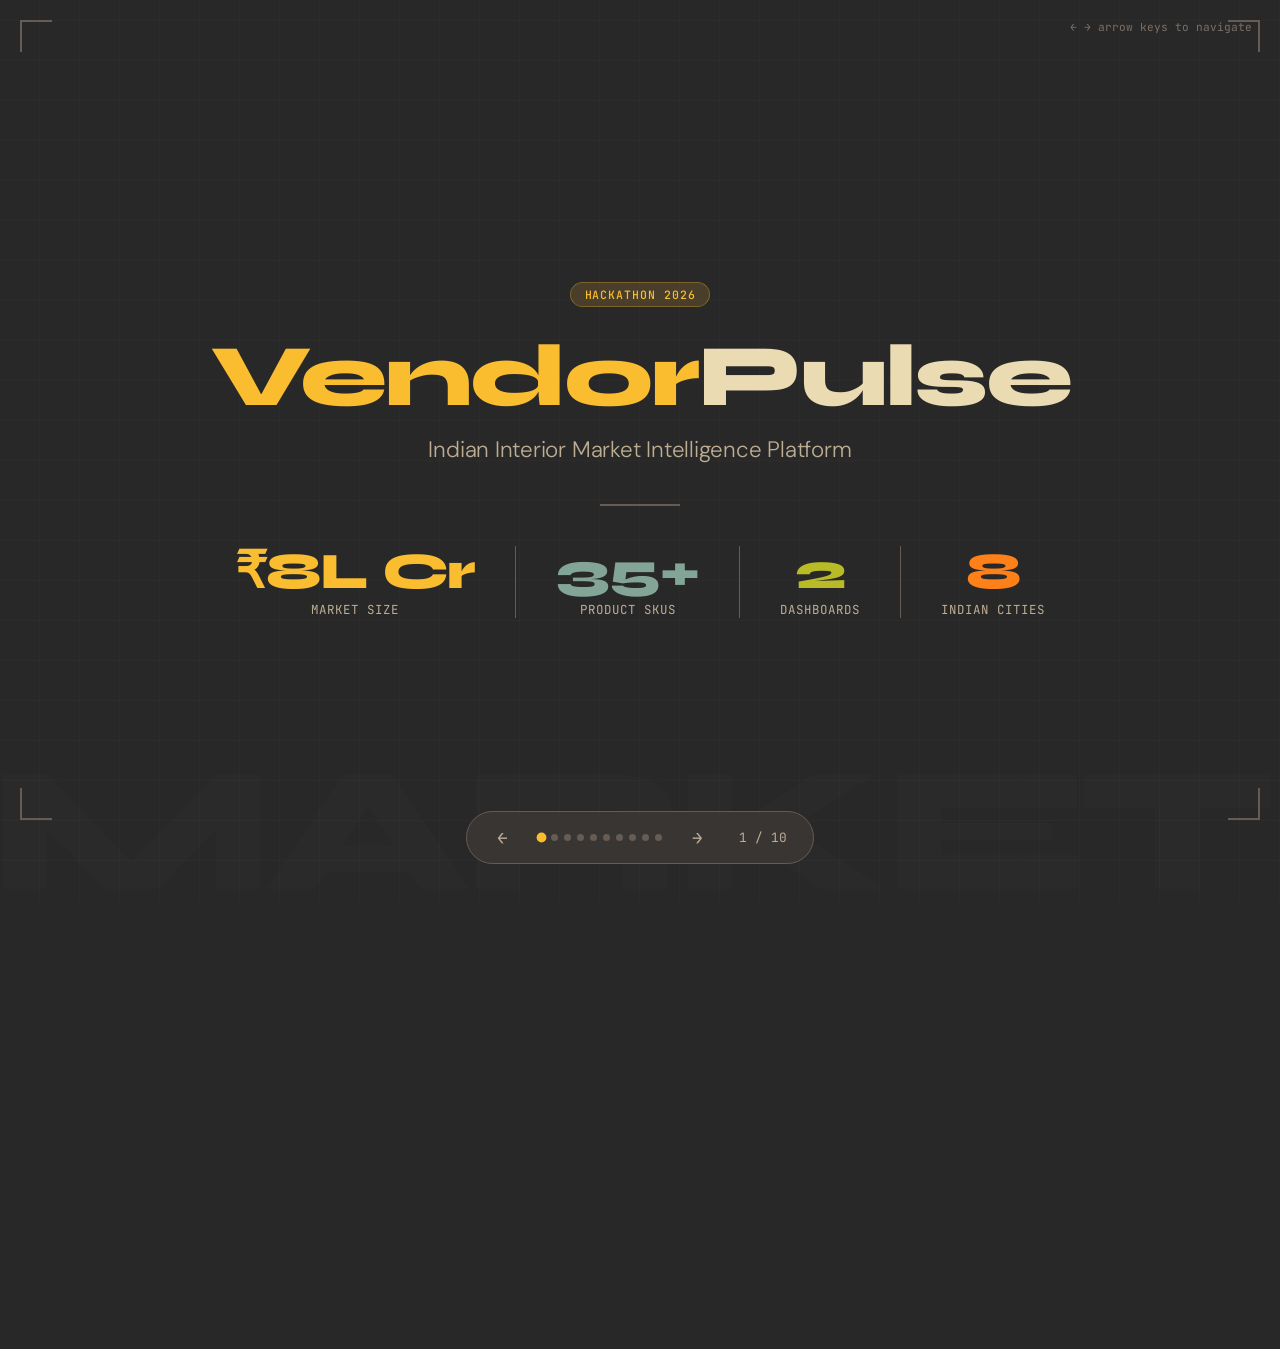
<file: presentation.html>
<!DOCTYPE html>
<html lang="en">
<head>
<meta charset="UTF-8">
<meta name="viewport" content="width=device-width, initial-scale=1.0">
<title>VendorPulse — Hackathon Presentation</title>
<style>
@import url('https://fonts.googleapis.com/css2?family=Syne:wght@400;700;800&family=JetBrains+Mono:wght@400;700&family=DM+Sans:wght@300;400;500&display=swap');

/* ── Gruvbox palette ── */
:root {
  --gb-bg:      #282828;
  --gb-bg1:     #3c3836;
  --gb-bg2:     #504945;
  --gb-bg3:     #665c54;
  --gb-bg4:     #7c6f64;
  --gb-fg:      #ebdbb2;
  --gb-fg1:     #d5c4a1;
  --gb-fg2:     #bdae93;
  --gb-red:     #cc241d;
  --gb-red-b:   #fb4934;
  --gb-green:   #98971a;
  --gb-green-b: #b8bb26;
  --gb-yellow:  #d79921;
  --gb-yellow-b:#fabd2f;
  --gb-blue:    #458588;
  --gb-blue-b:  #83a598;
  --gb-purple:  #b16286;
  --gb-purple-b:#d3869b;
  --gb-aqua:    #689d6a;
  --gb-aqua-b:  #8ec07c;
  --gb-orange:  #d65d0e;
  --gb-orange-b:#fe8019;
}

* { margin: 0; padding: 0; box-sizing: border-box; }

html, body {
  width: 100%; height: 100%;
  background: var(--gb-bg);
  font-family: 'DM Sans', sans-serif;
  color: var(--gb-fg);
  overflow: hidden;
  -webkit-font-smoothing: antialiased;
}

/* ── Deck container ── */
#deck {
  width: 100vw; height: 100vh;
  position: relative;
  perspective: 1400px;
}

/* ── Slides ── */
.slide {
  position: absolute; inset: 0;
  display: flex; flex-direction: column;
  align-items: center; justify-content: center;
  padding: 60px 80px;
  background: var(--gb-bg);
  backface-visibility: hidden;
  transform-style: preserve-3d;
  transition: transform 0.7s cubic-bezier(0.77,0,0.18,1), opacity 0.7s ease;
  opacity: 0;
  pointer-events: none;
  transform: rotateY(90deg) translateZ(60px);
}

.slide.active {
  opacity: 1;
  pointer-events: all;
  transform: rotateY(0deg) translateZ(0);
}

.slide.exit-left {
  opacity: 0;
  transform: rotateY(-90deg) translateZ(60px);
}

.slide.exit-right {
  opacity: 0;
  transform: rotateY(90deg) translateZ(60px);
}

/* ── Slide background textures ── */
.slide::before {
  content: '';
  position: absolute; inset: 0;
  background:
    repeating-linear-gradient(
      0deg,
      transparent,
      transparent 39px,
      rgba(124,111,100,0.06) 39px,
      rgba(124,111,100,0.06) 40px
    ),
    repeating-linear-gradient(
      90deg,
      transparent,
      transparent 39px,
      rgba(124,111,100,0.06) 39px,
      rgba(124,111,100,0.06) 40px
    );
  pointer-events: none;
}

/* ── Nav ── */
#nav {
  position: fixed; bottom: 36px; left: 50%; transform: translateX(-50%);
  display: flex; align-items: center; gap: 20px;
  z-index: 100;
  background: rgba(60,56,54,0.85);
  backdrop-filter: blur(12px);
  border: 1px solid var(--gb-bg3);
  border-radius: 40px;
  padding: 10px 20px;
}

.nav-btn {
  background: none; border: none; cursor: pointer;
  color: var(--gb-fg2); font-size: 1.1rem; padding: 4px 10px;
  border-radius: 20px; transition: all .15s;
  font-family: 'JetBrains Mono', monospace;
}
.nav-btn:hover { background: var(--gb-bg2); color: var(--gb-yellow-b); }

#slide-counter {
  font-family: 'JetBrains Mono', monospace;
  font-size: .8rem; color: var(--gb-fg2);
  min-width: 60px; text-align: center;
}

.dot-row { display: flex; gap: 6px; align-items: center; }
.dot {
  width: 7px; height: 7px; border-radius: 50%;
  background: var(--gb-bg3); transition: background .2s, transform .2s;
  cursor: pointer; border: none;
}
.dot.active { background: var(--gb-yellow-b); transform: scale(1.4); }

/* ── Keyboard hint ── */
#kb-hint {
  position: fixed; top: 20px; right: 28px;
  font-family: 'JetBrains Mono', monospace;
  font-size: .7rem; color: var(--gb-bg4);
}

/* ═══════════════════════════════════
   SLIDE CONTENT STYLES
═══════════════════════════════════ */

/* Accent line */
.accent-line {
  width: 56px; height: 4px; border-radius: 2px;
  background: var(--gb-yellow-b);
  margin-bottom: 24px;
}
.accent-line.blue  { background: var(--gb-blue-b); }
.accent-line.green { background: var(--gb-green-b); }
.accent-line.orange { background: var(--gb-orange-b); }
.accent-line.purple { background: var(--gb-purple-b); }
.accent-line.aqua  { background: var(--gb-aqua-b); }
.accent-line.red   { background: var(--gb-red-b); }

/* Chip / tag */
.chip {
  display: inline-block;
  padding: 4px 14px; border-radius: 99px;
  font-size: .72rem; font-weight: 500; letter-spacing: .08em; text-transform: uppercase;
  font-family: 'JetBrains Mono', monospace;
}
.chip-yellow { background: rgba(250,189,47,.15); color: var(--gb-yellow-b); border: 1px solid rgba(250,189,47,.3); }
.chip-blue   { background: rgba(131,165,152,.15); color: var(--gb-blue-b);  border: 1px solid rgba(131,165,152,.3); }
.chip-green  { background: rgba(184,187,38,.15);  color: var(--gb-green-b); border: 1px solid rgba(184,187,38,.3); }
.chip-orange { background: rgba(254,128,25,.15);  color: var(--gb-orange-b);border: 1px solid rgba(254,128,25,.3); }
.chip-red    { background: rgba(251,73,52,.15);   color: var(--gb-red-b);   border: 1px solid rgba(251,73,52,.3); }
.chip-aqua   { background: rgba(142,192,124,.15); color: var(--gb-aqua-b);  border: 1px solid rgba(142,192,124,.3); }
.chip-purple { background: rgba(211,134,155,.15); color: var(--gb-purple-b);border: 1px solid rgba(211,134,155,.3); }

/* Display text */
.display-xl {
  font-family: 'Syne', sans-serif;
  font-size: clamp(3rem, 7vw, 5.5rem);
  font-weight: 800; line-height: .95;
  letter-spacing: -.03em;
}
.display-lg {
  font-family: 'Syne', sans-serif;
  font-size: clamp(2rem, 4vw, 3.2rem);
  font-weight: 800; line-height: 1; letter-spacing: -.02em;
}
.display-md {
  font-family: 'Syne', sans-serif;
  font-size: clamp(1.4rem, 2.5vw, 2rem);
  font-weight: 700; line-height: 1.1;
}
.text-muted { color: var(--gb-fg2); }
.text-dim   { color: var(--gb-bg4); }
.mono { font-family: 'JetBrains Mono', monospace; }

/* Highlight spans */
.hl-yellow { color: var(--gb-yellow-b); }
.hl-blue   { color: var(--gb-blue-b); }
.hl-green  { color: var(--gb-green-b); }
.hl-orange { color: var(--gb-orange-b); }
.hl-red    { color: var(--gb-red-b); }
.hl-aqua   { color: var(--gb-aqua-b); }
.hl-purple { color: var(--gb-purple-b); }

/* Cards */
.card {
  background: var(--gb-bg1); border: 1px solid var(--gb-bg3);
  border-radius: 14px; padding: 28px;
  position: relative; overflow: hidden;
}
.card::after {
  content: ''; position: absolute; top: 0; left: 0; right: 0;
  height: 2px;
}
.card.accent-yellow::after { background: var(--gb-yellow-b); }
.card.accent-blue::after   { background: var(--gb-blue-b); }
.card.accent-green::after  { background: var(--gb-green-b); }
.card.accent-orange::after { background: var(--gb-orange-b); }
.card.accent-purple::after { background: var(--gb-purple-b); }
.card.accent-aqua::after   { background: var(--gb-aqua-b); }
.card.accent-red::after    { background: var(--gb-red-b); }

/* Stat number */
.stat-num {
  font-family: 'Syne', sans-serif; font-weight: 800;
  font-size: clamp(2.2rem, 4vw, 3.2rem);
  letter-spacing: -.02em; line-height: 1;
}
.stat-label {
  font-size: .78rem; font-weight: 400;
  color: var(--gb-fg2); margin-top: 4px;
  text-transform: uppercase; letter-spacing: .08em;
  font-family: 'JetBrains Mono', monospace;
}

/* Grid layouts */
.grid-2 { display: grid; grid-template-columns: 1fr 1fr; gap: 20px; width: 100%; }
.grid-3 { display: grid; grid-template-columns: 1fr 1fr 1fr; gap: 18px; width: 100%; }
.grid-4 { display: grid; grid-template-columns: repeat(4,1fr); gap: 16px; width: 100%; }

/* Divider */
.vdiv {
  width: 1px; background: var(--gb-bg3);
  align-self: stretch;
}

/* Step row */
.step-row { display: flex; align-items: flex-start; gap: 20px; width: 100%; }
.step-num {
  font-family: 'JetBrains Mono', monospace; font-weight: 700;
  font-size: 1.6rem; color: var(--gb-yellow-b); min-width: 40px;
  line-height: 1.1;
}

/* Icon box */
.icon-box {
  width: 52px; height: 52px; border-radius: 12px;
  display: flex; align-items: center; justify-content: center;
  font-size: 1.5rem; flex-shrink: 0;
}
.icon-box.yellow { background: rgba(250,189,47,.12); }
.icon-box.blue   { background: rgba(131,165,152,.12); }
.icon-box.green  { background: rgba(184,187,38,.12); }
.icon-box.orange { background: rgba(254,128,25,.12); }
.icon-box.purple { background: rgba(211,134,155,.12); }
.icon-box.aqua   { background: rgba(142,192,124,.12); }

/* Corner decoration */
.corner-bracket {
  position: absolute;
  width: 32px; height: 32px;
}
.corner-bracket.tl { top: 20px; left: 20px; border-top: 2px solid var(--gb-bg3); border-left: 2px solid var(--gb-bg3); }
.corner-bracket.tr { top: 20px; right: 20px; border-top: 2px solid var(--gb-bg3); border-right: 2px solid var(--gb-bg3); }
.corner-bracket.bl { bottom: 80px; left: 20px; border-bottom: 2px solid var(--gb-bg3); border-left: 2px solid var(--gb-bg3); }
.corner-bracket.br { bottom: 80px; right: 20px; border-bottom: 2px solid var(--gb-bg3); border-right: 2px solid var(--gb-bg3); }

/* Inline code */
code {
  font-family: 'JetBrains Mono', monospace;
  background: var(--gb-bg2); padding: 2px 8px; border-radius: 4px;
  font-size: .85em; color: var(--gb-aqua-b);
}

/* Progress bar */
.pbar-wrap { background: var(--gb-bg2); border-radius: 99px; height: 6px; overflow: hidden; }
.pbar-fill  { height: 100%; border-radius: 99px; }

/* Flow arrow */
.flow-arrow {
  font-size: 1.4rem; color: var(--gb-bg4);
  align-self: center; flex-shrink: 0;
}

/* Slide-specific backgrounds */
.slide-cover   { background: var(--gb-bg); }
.slide-dark    { background: #1d2021; }
.slide-tinted  { background: #282828; }
</style>
</head>
<body>

<div id="deck">

  <!-- SLIDE 1: COVER -->
  <div class="slide slide-cover active" data-index="0">
    <div class="corner-bracket tl"></div>
    <div class="corner-bracket tr"></div>
    <div class="corner-bracket bl"></div>
    <div class="corner-bracket br"></div>

    <div style="text-align:center; max-width:900px; position:relative; z-index:1">
      <div style="margin-bottom:28px">
        <span class="chip chip-yellow">Hackathon 2026</span>
      </div>

      <div class="display-xl" style="margin-bottom:16px">
        <span class="hl-yellow">Vendor</span>Pulse
      </div>

      <div style="font-size:clamp(1rem,2vw,1.4rem); color:var(--gb-fg2); margin-bottom:40px; font-weight:300; letter-spacing:-.01em">
        Indian Interior Market Intelligence Platform
      </div>

      <div style="width:80px; height:2px; background:var(--gb-bg3); margin:0 auto 40px"></div>

      <div style="display:flex; gap:40px; justify-content:center; flex-wrap:wrap">
        <div style="text-align:center">
          <div class="stat-num hl-yellow">₹8L Cr</div>
          <div class="stat-label">Market Size</div>
        </div>
        <div class="vdiv"></div>
        <div style="text-align:center">
          <div class="stat-num hl-blue">35+</div>
          <div class="stat-label">Product SKUs</div>
        </div>
        <div class="vdiv"></div>
        <div style="text-align:center">
          <div class="stat-num hl-green">2</div>
          <div class="stat-label">Dashboards</div>
        </div>
        <div class="vdiv"></div>
        <div style="text-align:center">
          <div class="stat-num hl-orange">8</div>
          <div class="stat-label">Indian Cities</div>
        </div>
      </div>
    </div>

    <!-- decorative bg text -->
    <div style="position:absolute; bottom:-20px; left:-10px; font-family:'Syne',sans-serif; font-size:14vw; font-weight:800; color:rgba(124,111,100,0.04); pointer-events:none; line-height:1; letter-spacing:-.05em; user-select:none">
      MARKET
    </div>
  </div>

  <!-- SLIDE 2: THE PROBLEM -->
  <div class="slide" data-index="1">
    <div style="width:100%; max-width:1000px">
      <div style="margin-bottom:14px"><span class="chip chip-red">The Problem</span></div>
      <div class="accent-line red"></div>
      <div class="display-lg" style="margin-bottom:36px">
        Interior vendors in India operate<br><span class="hl-red">completely blind.</span>
      </div>

      <div class="grid-3" style="margin-bottom:28px">
        <div class="card accent-red">
          <div class="icon-box orange" style="margin-bottom:14px">🔍</div>
          <div style="font-size:1rem; font-weight:500; margin-bottom:8px">No Price Visibility</div>
          <div style="font-size:.85rem; color:var(--gb-fg2); line-height:1.5">Vendors price products on gut feel. No data on what competitors charge across cities.</div>
        </div>
        <div class="card accent-orange">
          <div class="icon-box orange" style="margin-bottom:14px">📊</div>
          <div style="font-size:1rem; font-weight:500; margin-bottom:8px">No Demand Signals</div>
          <div style="font-size:.85rem; color:var(--gb-fg2); line-height:1.5">Seasonal demand swings — wedding season, monsoon dips — caught vendors off guard every year.</div>
        </div>
        <div class="card accent-yellow">
          <div class="icon-box yellow" style="margin-bottom:14px">🛒</div>
          <div style="font-size:1rem; font-weight:500; margin-bottom:8px">Buyers Can't Compare</div>
          <div style="font-size:.85rem; color:var(--gb-fg2); line-height:1.5">Small businesses sourcing tiles, steel, paint have no single platform to compare vendors and prices.</div>
        </div>
      </div>

      <div style="background:var(--gb-bg1); border:1px solid var(--gb-bg3); border-left:3px solid var(--gb-red-b); border-radius:8px; padding:16px 20px">
        <span style="font-size:.88rem; color:var(--gb-fg2)">India's interior products sector is a <span class="hl-yellow">₹8 lakh crore</span> market running on WhatsApp quotes and middlemen. <span class="hl-orange">We built the data layer it's missing.</span></span>
      </div>
    </div>
  </div>

  <!-- SLIDE 3: SOLUTION -->
  <div class="slide" data-index="2">
    <div style="width:100%; max-width:1000px">
      <div style="margin-bottom:14px"><span class="chip chip-green">Our Solution</span></div>
      <div class="accent-line green"></div>
      <div class="display-lg" style="margin-bottom:10px">
        <span class="hl-green">VendorPulse</span>
      </div>
      <div style="font-size:1.1rem; color:var(--gb-fg2); margin-bottom:36px">A dual-sided market intelligence platform for the Indian interior industry.</div>

      <div class="grid-2" style="gap:24px">
        <div class="card accent-yellow" style="padding:32px">
          <div style="display:flex; align-items:center; gap:14px; margin-bottom:20px">
            <div class="icon-box yellow">📊</div>
            <div>
              <div style="font-size:1.1rem; font-weight:600">Vendor Dashboard</div>
              <div style="font-size:.78rem; color:var(--gb-fg2)" class="mono">for suppliers & distributors</div>
            </div>
          </div>
          <div style="display:flex; flex-direction:column; gap:10px">
            <div style="display:flex; gap:10px; align-items:flex-start; font-size:.88rem; color:var(--gb-fg1)"><span class="hl-yellow">▸</span> WPI price trend charts — 24 months</div>
            <div style="display:flex; gap:10px; align-items:flex-start; font-size:.88rem; color:var(--gb-fg1)"><span class="hl-yellow">▸</span> Regional price variance across 8 cities</div>
            <div style="display:flex; gap:10px; align-items:flex-start; font-size:.88rem; color:var(--gb-fg1)"><span class="hl-yellow">▸</span> Seasonal demand heatmap</div>
            <div style="display:flex; gap:10px; align-items:flex-start; font-size:.88rem; color:var(--gb-fg1)"><span class="hl-yellow">▸</span> Competitor price comparison table</div>
            <div style="display:flex; gap:10px; align-items:flex-start; font-size:.88rem; color:var(--gb-fg1)"><span class="hl-yellow">▸</span> AI-backed price recommender</div>
          </div>
        </div>

        <div class="card accent-blue" style="padding:32px">
          <div style="display:flex; align-items:center; gap:14px; margin-bottom:20px">
            <div class="icon-box blue">🛒</div>
            <div>
              <div style="font-size:1.1rem; font-weight:600">Buyer Marketplace</div>
              <div style="font-size:.78rem; color:var(--gb-fg2)" class="mono">for SMB contractors & builders</div>
            </div>
          </div>
          <div style="display:flex; flex-direction:column; gap:10px">
            <div style="display:flex; gap:10px; align-items:flex-start; font-size:.88rem; color:var(--gb-fg1)"><span class="hl-blue">▸</span> 35+ SKUs across 8 categories</div>
            <div style="display:flex; gap:10px; align-items:flex-start; font-size:.88rem; color:var(--gb-fg1)"><span class="hl-blue">▸</span> City-aware pricing (₹ adjusts per city)</div>
            <div style="display:flex; gap:10px; align-items:flex-start; font-size:.88rem; color:var(--gb-fg1)"><span class="hl-blue">▸</span> Filter by category, brand, price range</div>
            <div style="display:flex; gap:10px; align-items:flex-start; font-size:.88rem; color:var(--gb-fg1)"><span class="hl-blue">▸</span> Compare all 5 vendor prices per item</div>
            <div style="display:flex; gap:10px; align-items:flex-start; font-size:.88mm; color:var(--gb-fg1)"><span class="hl-blue">▸</span> Cart, MOQ enforcement, quote request</div>
          </div>
        </div>
      </div>
    </div>
  </div>

  <!-- SLIDE 4: HOW IT WORKS -->
  <div class="slide" data-index="3">
    <div style="width:100%; max-width:960px">
      <div style="margin-bottom:14px"><span class="chip chip-aqua">Architecture</span></div>
      <div class="accent-line aqua"></div>
      <div class="display-lg" style="margin-bottom:36px">How It Works</div>

      <!-- flow -->
      <div style="display:flex; align-items:center; gap:12px; margin-bottom:40px; flex-wrap:wrap; justify-content:center">
        <div class="card" style="text-align:center; padding:20px 24px; flex:1; min-width:140px">
          <div style="font-size:1.8rem; margin-bottom:8px">🏭</div>
          <div style="font-weight:600; font-size:.9rem; margin-bottom:4px">Market Data</div>
          <div style="font-size:.75rem; color:var(--gb-fg2)">WPI indices, real Indian prices 2025–26</div>
        </div>
        <div class="flow-arrow">→</div>
        <div class="card" style="text-align:center; padding:20px 24px; flex:1; min-width:140px; border-color:var(--gb-yellow-b)">
          <div style="font-size:1.8rem; margin-bottom:8px">⚙️</div>
          <div style="font-weight:600; font-size:.9rem; margin-bottom:4px">JSON Data Layer</div>
          <div style="font-size:.75rem; color:var(--gb-fg2)">products.json + market_trends.json</div>
        </div>
        <div class="flow-arrow">→</div>
        <div class="card" style="text-align:center; padding:20px 24px; flex:1; min-width:140px">
          <div style="font-size:1.8rem; margin-bottom:8px">🧮</div>
          <div style="font-weight:600; font-size:.9rem; margin-bottom:4px">Pricing Engine</div>
          <div style="font-size:.75rem; color:var(--gb-fg2)">±5% LCG offset per vendor</div>
        </div>
        <div class="flow-arrow">→</div>
        <div class="card" style="text-align:center; padding:20px 24px; flex:1; min-width:140px">
          <div style="font-size:1.8rem; margin-bottom:8px">🌐</div>
          <div style="font-weight:600; font-size:.9rem; margin-bottom:4px">GitHub Pages</div>
          <div style="font-size:.75rem; color:var(--gb-fg2)">Static HTML — zero backend</div>
        </div>
      </div>

      <!-- key design decisions -->
      <div class="grid-2" style="gap:16px">
        <div style="background:var(--gb-bg1); border:1px solid var(--gb-bg3); border-radius:10px; padding:18px 20px; display:flex; gap:14px">
          <code style="font-size:.9rem; align-self:flex-start; flex-shrink:0">±5%</code>
          <div>
            <div style="font-weight:600; font-size:.88rem; margin-bottom:4px">Imperfect Market Simulation</div>
            <div style="font-size:.8rem; color:var(--gb-fg2)">Deterministic LCG — same vendor always gets the same price offset. Prevents a perfectly flat market.</div>
          </div>
        </div>
        <div style="background:var(--gb-bg1); border:1px solid var(--gb-bg3); border-radius:10px; padding:18px 20px; display:flex; gap:14px">
          <code style="font-size:.9rem; align-self:flex-start; flex-shrink:0">8 cities</code>
          <div>
            <div style="font-weight:600; font-size:.88rem; margin-bottom:4px">City-Aware Pricing</div>
            <div style="font-size:.8rem; color:var(--gb-fg2)">Mumbai pays 8% more, Ahmedabad 5% less. Multipliers sourced from regional WPI variance data.</div>
          </div>
        </div>
        <div style="background:var(--gb-bg1); border:1px solid var(--gb-bg3); border-radius:10px; padding:18px 20px; display:flex; gap:14px">
          <code style="font-size:.9rem; align-self:flex-start; flex-shrink:0">0 backend</code>
          <div>
            <div style="font-weight:600; font-size:.88rem; margin-bottom:4px">Fully Static Deploy</div>
            <div style="font-size:.8rem; color:var(--gb-fg2)">Pure HTML + CSS + JS. Ships on GitHub Pages. No server, no database, no ops cost.</div>
          </div>
        </div>
        <div style="background:var(--gb-bg1); border:1px solid var(--gb-bg3); border-radius:10px; padding:18px 20px; display:flex; gap:14px">
          <code style="font-size:.9rem; align-self:flex-start; flex-shrink:0">CSP</code>
          <div>
            <div style="font-weight:600; font-size:.88rem; margin-bottom:4px">Security-First</div>
            <div style="font-size:.8rem; color:var(--gb-fg2)">Content Security Policy headers, textContent-only DOM writes, no eval, no innerHTML with user input.</div>
          </div>
        </div>
      </div>
    </div>
  </div>

  <!-- SLIDE 5: PRODUCT CATEGORIES -->
  <div class="slide" data-index="4">
    <div style="width:100%; max-width:1000px">
      <div style="margin-bottom:14px"><span class="chip chip-orange">Coverage</span></div>
      <div class="accent-line orange"></div>
      <div class="display-lg" style="margin-bottom:8px">What We Cover</div>
      <div style="font-size:.95rem; color:var(--gb-fg2); margin-bottom:32px">8 product categories · 35 SKUs · 5 simulated vendors · Real 2025–26 Indian prices</div>

      <div class="grid-4" style="gap:14px; margin-bottom:24px">
        <div class="card accent-yellow" style="padding:20px; text-align:center">
          <div style="font-size:2rem; margin-bottom:8px">⬜</div>
          <div style="font-weight:600; font-size:.88rem; margin-bottom:4px">Tiles & Flooring</div>
          <div style="font-size:.75rem; color:var(--gb-fg2)">Kajaria, Somany, Johnson</div>
          <div style="margin-top:10px"><span class="chip chip-yellow" style="font-size:.65rem">₹45–280/sqft</span></div>
        </div>
        <div class="card accent-orange" style="padding:20px; text-align:center">
          <div style="font-size:2rem; margin-bottom:8px">🏗️</div>
          <div style="font-weight:600; font-size:.88rem; margin-bottom:4px">Cement</div>
          <div style="font-size:.75rem; color:var(--gb-fg2)">UltraTech, Ambuja, ACC, Birla</div>
          <div style="margin-top:10px"><span class="chip chip-orange" style="font-size:.65rem">₹410–750/bag</span></div>
        </div>
        <div class="card accent-blue" style="padding:20px; text-align:center">
          <div style="font-size:2rem; margin-bottom:8px">🔩</div>
          <div style="font-weight:600; font-size:.88rem; margin-bottom:4px">Steel & Iron</div>
          <div style="font-size:.75rem; color:var(--gb-fg2)">JSW, TATA Tiscon, SAIL</div>
          <div style="margin-top:10px"><span class="chip chip-blue" style="font-size:.65rem">₹40–66/kg</span></div>
        </div>
        <div class="card accent-purple" style="padding:20px; text-align:center">
          <div style="font-size:2rem; margin-bottom:8px">🎨</div>
          <div style="font-weight:600; font-size:.88rem; margin-bottom:4px">Paints</div>
          <div style="font-size:.75rem; color:var(--gb-fg2)">Asian Paints, Berger, Nerolac</div>
          <div style="margin-top:10px"><span class="chip chip-purple" style="font-size:.65rem">₹110–320/litre</span></div>
        </div>
        <div class="card accent-green" style="padding:20px; text-align:center">
          <div style="font-size:2rem; margin-bottom:8px">🪵</div>
          <div style="font-weight:600; font-size:.88rem; margin-bottom:4px">Plywood & Wood</div>
          <div style="font-size:.75rem; color:var(--gb-fg2)">Century, Greenply, Merino</div>
          <div style="margin-top:10px"><span class="chip chip-green" style="font-size:.65rem">₹850–3200/sheet</span></div>
        </div>
        <div class="card accent-yellow" style="padding:20px; text-align:center">
          <div style="font-size:2rem; margin-bottom:8px">⚡</div>
          <div style="font-weight:600; font-size:.88rem; margin-bottom:4px">Electrical</div>
          <div style="font-size:.75rem; color:var(--gb-fg2)">Finolex, Havells, Legrand</div>
          <div style="margin-top:10px"><span class="chip chip-yellow" style="font-size:.65rem">₹42–320/unit</span></div>
        </div>
        <div class="card accent-aqua" style="padding:20px; text-align:center">
          <div style="font-size:2rem; margin-bottom:8px">🔧</div>
          <div style="font-weight:600; font-size:.88rem; margin-bottom:4px">Plumbing</div>
          <div style="font-size:.75rem; color:var(--gb-fg2)">Astral, Parryware, Jaquar</div>
          <div style="margin-top:10px"><span class="chip chip-aqua" style="font-size:.65rem">₹210–8500/unit</span></div>
        </div>
        <div class="card accent-orange" style="padding:20px; text-align:center">
          <div style="font-size:2rem; margin-bottom:8px">🛋️</div>
          <div style="font-weight:600; font-size:.88rem; margin-bottom:4px">Furniture</div>
          <div style="font-size:.75rem; color:var(--gb-fg2)">Godrej, Urban Ladder, Wakefit</div>
          <div style="margin-top:10px"><span class="chip chip-orange" style="font-size:.65rem">₹7,800–35,000</span></div>
        </div>
      </div>

      <div style="text-align:center; font-size:.82rem; color:var(--gb-bg4)" class="mono">
        All prices sourced from 2025–26 Indian market surveys and WPI data
      </div>
    </div>
  </div>

  <!-- SLIDE 6: PRICING ENGINE -->
  <div class="slide" data-index="5">
    <div style="width:100%; max-width:900px">
      <div style="margin-bottom:14px"><span class="chip chip-yellow">Core Mechanic</span></div>
      <div class="accent-line"></div>
      <div class="display-lg" style="margin-bottom:8px">The Pricing Engine</div>
      <div style="font-size:.95rem; color:var(--gb-fg2); margin-bottom:36px">Why prices differ between vendors — and why that's intentional.</div>

      <div class="grid-2" style="gap:28px; align-items:start">
        <div>
          <div style="background:var(--gb-bg1); border:1px solid var(--gb-bg3); border-radius:12px; padding:24px; font-family:'JetBrains Mono',monospace; font-size:.8rem; line-height:1.8; margin-bottom:20px">
            <div style="color:var(--gb-bg4); margin-bottom:8px">// pricing.js — LCG seed function</div>
            <div><span style="color:var(--gb-purple-b)">function</span> <span style="color:var(--gb-yellow-b)">lcgSeed</span>(str) {</div>
            <div style="padding-left:16px"><span style="color:var(--gb-blue-b)">let</span> h = <span style="color:var(--gb-orange-b)">0x811c9dc5</span>;</div>
            <div style="padding-left:16px"><span style="color:var(--gb-purple-b)">for</span> (<span style="color:var(--gb-blue-b)">let</span> i = <span style="color:var(--gb-orange-b)">0</span>; i &lt; str.length; i++) {</div>
            <div style="padding-left:32px">h ^= str.<span style="color:var(--gb-yellow-b)">charCodeAt</span>(i);</div>
            <div style="padding-left:32px">h = (h * <span style="color:var(--gb-orange-b)">0x01000193</span>) &gt;&gt;&gt; <span style="color:var(--gb-orange-b)">0</span>;</div>
            <div style="padding-left:16px">}</div>
            <div style="padding-left:16px"><span style="color:var(--gb-purple-b)">return</span> h;</div>
            <div>}</div>
            <div style="margin-top:12px; color:var(--gb-bg4)">// offset = vendorId × productId → ±5%</div>
            <div><span style="color:var(--gb-blue-b)">const</span> offset = (rng - <span style="color:var(--gb-orange-b)">0.5</span>) * <span style="color:var(--gb-orange-b)">0.10</span>;</div>
          </div>

          <div style="background:var(--gb-bg1); border:1px solid var(--gb-bg3); border-left:3px solid var(--gb-aqua-b); border-radius:8px; padding:16px 18px">
            <div style="font-size:.82rem; color:var(--gb-fg2); line-height:1.6">
              The same <code>vendorId:productId</code> pair always produces the same offset. Refresh the page — prices don't change. Different vendors, same product — different prices.
            </div>
          </div>
        </div>

        <div style="display:flex; flex-direction:column; gap:16px">
          <div style="font-size:.82rem; color:var(--gb-fg2); margin-bottom:4px" class="mono">KAJARIA VITRIFIED TILE — ₹95 base</div>

          <div style="display:flex; flex-direction:column; gap:10px">
            <div>
              <div style="display:flex; justify-content:space-between; margin-bottom:5px; font-size:.82rem">
                <span>Sharma Building Depot <span style="color:var(--gb-yellow-b); font-size:.7rem">YOU</span></span>
                <span class="hl-yellow mono">₹91</span>
              </div>
              <div class="pbar-wrap"><div class="pbar-fill" style="width:55%;background:var(--gb-yellow-b)"></div></div>
            </div>
            <div>
              <div style="display:flex; justify-content:space-between; margin-bottom:5px; font-size:.82rem">
                <span style="color:var(--gb-fg2)">Delhi Materials Hub</span>
                <span class="mono" style="color:var(--gb-fg2)">₹94</span>
              </div>
              <div class="pbar-wrap"><div class="pbar-fill" style="width:62%;background:var(--gb-bg4)"></div></div>
            </div>
            <div>
              <div style="display:flex; justify-content:space-between; margin-bottom:5px; font-size:.82rem">
                <span style="color:var(--gb-fg2)">South India Supplies</span>
                <span class="mono" style="color:var(--gb-fg2)">₹96</span>
              </div>
              <div class="pbar-wrap"><div class="pbar-fill" style="width:70%;background:var(--gb-bg4)"></div></div>
            </div>
            <div>
              <div style="display:flex; justify-content:space-between; margin-bottom:5px; font-size:.82rem">
                <span style="color:var(--gb-fg2)">Pune ConstructMart</span>
                <span class="mono" style="color:var(--gb-fg2)">₹98</span>
              </div>
              <div class="pbar-wrap"><div class="pbar-fill" style="width:78%;background:var(--gb-bg4)"></div></div>
            </div>
            <div>
              <div style="display:flex; justify-content:space-between; margin-bottom:5px; font-size:.82rem">
                <span style="color:var(--gb-fg2)">Rajasthan Stone Works</span>
                <span class="mono" style="color:var(--gb-fg2)">₹100</span>
              </div>
              <div class="pbar-wrap"><div class="pbar-fill" style="width:86%;background:var(--gb-bg4)"></div></div>
            </div>
          </div>

          <div style="display:flex; gap:12px; margin-top:8px">
            <div style="flex:1; background:rgba(184,187,38,.08); border:1px solid rgba(184,187,38,.2); border-radius:8px; padding:12px; text-align:center">
              <div style="font-size:1.2rem; font-weight:700; color:var(--gb-green-b)">-4.2%</div>
              <div style="font-size:.72rem; color:var(--gb-fg2); margin-top:2px">Min offset</div>
            </div>
            <div style="flex:1; background:rgba(251,73,52,.08); border:1px solid rgba(251,73,52,.2); border-radius:8px; padding:12px; text-align:center">
              <div style="font-size:1.2rem; font-weight:700; color:var(--gb-red-b)">+5%</div>
              <div style="font-size:.72rem; color:var(--gb-fg2); margin-top:2px">Max offset</div>
            </div>
            <div style="flex:1; background:rgba(250,189,47,.08); border:1px solid rgba(250,189,47,.2); border-radius:8px; padding:12px; text-align:center">
              <div style="font-size:1.2rem; font-weight:700; color:var(--gb-yellow-b)">1/∞</div>
              <div style="font-size:.72rem; color:var(--gb-fg2); margin-top:2px">Reproducible</div>
            </div>
          </div>
        </div>
      </div>
    </div>
  </div>

  <!-- SLIDE 7: TECH STACK -->
  <div class="slide" data-index="6">
    <div style="width:100%; max-width:940px">
      <div style="margin-bottom:14px"><span class="chip chip-blue">Stack</span></div>
      <div class="accent-line blue"></div>
      <div class="display-lg" style="margin-bottom:36px">Built With</div>

      <div class="grid-2" style="gap:20px; margin-bottom:20px">
        <div class="card accent-blue" style="padding:26px">
          <div style="font-size:.72rem; text-transform:uppercase; letter-spacing:.1em; color:var(--gb-fg2); margin-bottom:14px" class="mono">Frontend</div>
          <div style="display:flex; flex-direction:column; gap:12px">
            <div style="display:flex; align-items:center; justify-content:space-between">
              <span style="font-weight:500">HTML + CSS + JavaScript</span>
              <span class="chip chip-yellow" style="font-size:.65rem">No framework</span>
            </div>
            <div style="display:flex; align-items:center; justify-content:space-between">
              <span style="font-weight:500">Chart.js 4.4</span>
              <span class="chip chip-blue" style="font-size:.65rem">CDN</span>
            </div>
            <div style="display:flex; align-items:center; justify-content:space-between">
              <span style="font-weight:500">Syne + DM Sans + JetBrains Mono</span>
              <span class="chip chip-aqua" style="font-size:.65rem">Google Fonts</span>
            </div>
            <div style="display:flex; align-items:center; justify-content:space-between">
              <span style="font-weight:500">CSS Custom Properties</span>
              <span class="chip chip-green" style="font-size:.65rem">Design tokens</span>
            </div>
          </div>
        </div>

        <div class="card accent-green" style="padding:26px">
          <div style="font-size:.72rem; text-transform:uppercase; letter-spacing:.1em; color:var(--gb-fg2); margin-bottom:14px" class="mono">Data</div>
          <div style="display:flex; flex-direction:column; gap:12px">
            <div style="display:flex; align-items:center; justify-content:space-between">
              <span style="font-weight:500">products.json</span>
              <span class="chip chip-yellow" style="font-size:.65rem">35 SKUs</span>
            </div>
            <div style="display:flex; align-items:center; justify-content:space-between">
              <span style="font-weight:500">market_trends.json</span>
              <span class="chip chip-orange" style="font-size:.65rem">24mo WPI data</span>
            </div>
            <div style="display:flex; align-items:center; justify-content:space-between">
              <span style="font-weight:500">Demand seasonality</span>
              <span class="chip chip-blue" style="font-size:.65rem">6 categories</span>
            </div>
            <div style="display:flex; align-items:center; justify-content:space-between">
              <span style="font-weight:500">Regional variance</span>
              <span class="chip chip-aqua" style="font-size:.65rem">8 cities</span>
            </div>
          </div>
        </div>

        <div class="card accent-orange" style="padding:26px">
          <div style="font-size:.72rem; text-transform:uppercase; letter-spacing:.1em; color:var(--gb-fg2); margin-bottom:14px" class="mono">Infrastructure</div>
          <div style="display:flex; flex-direction:column; gap:12px">
            <div style="display:flex; align-items:center; justify-content:space-between">
              <span style="font-weight:500">GitHub Pages</span>
              <span class="chip chip-green" style="font-size:.65rem">Free hosting</span>
            </div>
            <div style="display:flex; align-items:center; justify-content:space-between">
              <span style="font-weight:500">sessionStorage</span>
              <span class="chip chip-blue" style="font-size:.65rem">Role/city state</span>
            </div>
            <div style="display:flex; align-items:center; justify-content:space-between">
              <span style="font-weight:500">Content Security Policy</span>
              <span class="chip chip-red" style="font-size:.65rem">XSS protection</span>
            </div>
            <div style="display:flex; align-items:center; justify-content:space-between">
              <span style="font-weight:500">Zero server / zero cost</span>
              <span class="chip chip-yellow" style="font-size:.65rem">Static only</span>
            </div>
          </div>
        </div>

        <div class="card accent-purple" style="padding:26px">
          <div style="font-size:.72rem; text-transform:uppercase; letter-spacing:.1em; color:var(--gb-fg2); margin-bottom:14px" class="mono">Built in</div>
          <div style="display:flex; align-items:center; justify-content:center; height:80px">
            <div style="text-align:center">
              <div class="stat-num hl-yellow">~24</div>
              <div class="stat-label">hours</div>
            </div>
            <div class="vdiv" style="margin:0 24px"></div>
            <div style="text-align:center">
              <div class="stat-num hl-blue">9</div>
              <div class="stat-label">files</div>
            </div>
            <div class="vdiv" style="margin:0 24px"></div>
            <div style="text-align:center">
              <div class="stat-num hl-green">~3k</div>
              <div class="stat-label">lines</div>
            </div>
          </div>
        </div>
      </div>
    </div>
  </div>

  <!-- SLIDE 8: MARKET OPPORTUNITY -->
  <div class="slide" data-index="7">
    <div style="width:100%; max-width:960px">
      <div style="margin-bottom:14px"><span class="chip chip-green">Opportunity</span></div>
      <div class="accent-line green"></div>
      <div class="display-lg" style="margin-bottom:36px">Why This Market, Why Now</div>

      <div class="grid-2" style="gap:20px; margin-bottom:24px">
        <div style="display:flex; flex-direction:column; gap:16px">
          <div class="card accent-yellow" style="padding:22px">
            <div style="display:flex; gap:16px; align-items:center">
              <div class="stat-num hl-yellow">₹8L Cr</div>
              <div>
                <div style="font-weight:600; font-size:.9rem">Total Addressable Market</div>
                <div style="font-size:.78rem; color:var(--gb-fg2)">Indian interior products industry (2025)</div>
              </div>
            </div>
          </div>
          <div class="card accent-green" style="padding:22px">
            <div style="display:flex; gap:16px; align-items:center">
              <div class="stat-num hl-green">63M+</div>
              <div>
                <div style="font-weight:600; font-size:.9rem">SMB Businesses</div>
                <div style="font-size:.78rem; color:var(--gb-fg2)">Potential buyer-side customers in construction & interiors</div>
              </div>
            </div>
          </div>
          <div class="card accent-blue" style="padding:22px">
            <div style="display:flex; gap:16px; align-items:center">
              <div class="stat-num hl-blue">12%</div>
              <div>
                <div style="font-weight:600; font-size:.9rem">Annual Market Growth</div>
                <div style="font-size:.78rem; color:var(--gb-fg2)">Driven by PMAY, infra push, urbanisation</div>
              </div>
            </div>
          </div>
        </div>

        <div class="card" style="padding:28px; display:flex; flex-direction:column; gap:14px">
          <div style="font-weight:600; font-size:1rem; margin-bottom:4px">Why the timing is right</div>
          <div style="display:flex; gap:12px; align-items:flex-start">
            <span class="hl-green" style="font-size:1rem; flex-shrink:0">✓</span>
            <div style="font-size:.85rem; color:var(--gb-fg1)"><strong>UPI + digital payments</strong> have primed even Tier-3 vendors for digital tools</div>
          </div>
          <div style="display:flex; gap:12px; align-items:flex-start">
            <span class="hl-green" style="font-size:1rem; flex-shrink:0">✓</span>
            <div style="font-size:.85rem; color:var(--gb-fg1)"><strong>ONDC push</strong> is forcing offline supply chains online — we're ahead of the curve</div>
          </div>
          <div style="display:flex; gap:12px; align-items:flex-start">
            <span class="hl-green" style="font-size:1rem; flex-shrink:0">✓</span>
            <div style="font-size:.85rem; color:var(--gb-fg1)"><strong>Post-COVID construction boom</strong> — residential demand at 10-year high in 2025</div>
          </div>
          <div style="display:flex; gap:12px; align-items:flex-start">
            <span class="hl-green" style="font-size:1rem; flex-shrink:0">✓</span>
            <div style="font-size:.85rem; color:var(--gb-fg1)"><strong>No incumbent</strong> owns this exact niche — IndiaMART is B2B directory, not intelligence</div>
          </div>
          <div style="display:flex; gap:12px; align-items:flex-start">
            <span class="hl-green" style="font-size:1rem; flex-shrink:0">✓</span>
            <div style="font-size:.85rem; color:var(--gb-fg1)"><strong>Government WPI data</strong> is freely available — we can build on real indices</div>
          </div>
        </div>
      </div>
    </div>
  </div>

  <!-- SLIDE 9: ROADMAP -->
  <div class="slide" data-index="8">
    <div style="width:100%; max-width:940px">
      <div style="margin-bottom:14px"><span class="chip chip-purple">Roadmap</span></div>
      <div class="accent-line purple"></div>
      <div class="display-lg" style="margin-bottom:36px">What Comes Next</div>

      <div style="display:flex; flex-direction:column; gap:16px; margin-bottom:32px">
        <div class="step-row">
          <div class="step-num">01</div>
          <div class="card" style="flex:1; padding:20px; border-left:2px solid var(--gb-yellow-b)">
            <div style="display:flex; justify-content:space-between; align-items:flex-start; margin-bottom:8px">
              <div style="font-weight:600; font-size:.95rem">Live data integration</div>
              <span class="chip chip-yellow">Q3 2026</span>
            </div>
            <div style="font-size:.82rem; color:var(--gb-fg2)">Connect to data.gov.in WPI API via Vercel serverless proxy. Real weekly price updates instead of static JSON.</div>
          </div>
        </div>
        <div class="step-row">
          <div class="step-num">02</div>
          <div class="card" style="flex:1; padding:20px; border-left:2px solid var(--gb-blue-b)">
            <div style="display:flex; justify-content:space-between; align-items:flex-start; margin-bottom:8px">
              <div style="font-weight:600; font-size:.95rem">Vendor authentication + profiles</div>
              <span class="chip chip-blue">Q3 2026</span>
            </div>
            <div style="font-size:.82rem; color:var(--gb-fg2)">Real login system, vendor onboarding, inventory management. Each vendor manages their own SKUs and pricing.</div>
          </div>
        </div>
        <div class="step-row">
          <div class="step-num">03</div>
          <div class="card" style="flex:1; padding:20px; border-left:2px solid var(--gb-green-b)">
            <div style="display:flex; justify-content:space-between; align-items:flex-start; margin-bottom:8px">
              <div style="font-weight:600; font-size:.95rem">ML price forecasting</div>
              <span class="chip chip-green">Q4 2026</span>
            </div>
            <div style="font-size:.82rem; color:var(--gb-fg2)">Time-series models (LSTM / Prophet) trained on WPI history to forecast price movements 30/60/90 days ahead.</div>
          </div>
        </div>
        <div class="step-row">
          <div class="step-num">04</div>
          <div class="card" style="flex:1; padding:20px; border-left:2px solid var(--gb-orange-b)">
            <div style="display:flex; justify-content:space-between; align-items:flex-start; margin-bottom:8px">
              <div style="font-weight:600; font-size:.95rem">Transactional marketplace</div>
              <span class="chip chip-orange">2027</span>
            </div>
            <div style="font-size:.82rem; color:var(--gb-fg2)">Move from quote-request to live ordering. Payment gateway, logistics integration, bulk order discounts.</div>
          </div>
        </div>
      </div>
    </div>
  </div>

  <!-- SLIDE 10: CLOSE -->
  <div class="slide" data-index="9">
    <div class="corner-bracket tl"></div>
    <div class="corner-bracket tr"></div>
    <div class="corner-bracket bl"></div>
    <div class="corner-bracket br"></div>

    <div style="text-align:center; max-width:800px; position:relative; z-index:1">
      <div style="margin-bottom:28px">
        <span class="chip chip-yellow">VIT Bhopal · Hackathon 2026</span>
      </div>

      <div class="display-xl" style="margin-bottom:20px">
        <span class="hl-yellow">Vendor</span>Pulse
      </div>

      <div style="font-size:1.1rem; color:var(--gb-fg2); margin-bottom:48px; max-width:520px; margin-left:auto; margin-right:auto; line-height:1.7">
        Market intelligence for India's ₹8 lakh crore interior industry — built in 24 hours, deployed on GitHub Pages, zero backend.
      </div>

      <div style="display:flex; gap:16px; justify-content:center; flex-wrap:wrap; margin-bottom:48px">
        <div style="background:var(--gb-bg1); border:1px solid var(--gb-bg3); border-radius:10px; padding:14px 24px; font-family:'JetBrains Mono',monospace; font-size:.85rem; color:var(--gb-aqua-b)">
          spray8x.github.io/market-analyser
        </div>
        <div style="background:var(--gb-bg1); border:1px solid var(--gb-bg3); border-radius:10px; padding:14px 24px; font-family:'JetBrains Mono',monospace; font-size:.85rem; color:var(--gb-blue-b)">
          github.com/spray8x/market-analyser
        </div>
      </div>

      <div style="width:60px; height:2px; background:var(--gb-bg3); margin:0 auto 40px"></div>

      <div style="font-size:.88rem; color:var(--gb-bg4)" class="mono">
        Built by Adi (spray8x) · Reg. 25BCE10530 · VIT Bhopal CSE 2029
      </div>
    </div>

    <div style="position:absolute; bottom:-20px; right:-10px; font-family:'Syne',sans-serif; font-size:14vw; font-weight:800; color:rgba(124,111,100,0.04); pointer-events:none; line-height:1; letter-spacing:-.05em; user-select:none">
      PULSE
    </div>
  </div>

</div>

<!-- Nav -->
<div id="nav">
  <button class="nav-btn" onclick="prevSlide()">←</button>
  <div class="dot-row" id="dot-row"></div>
  <button class="nav-btn" onclick="nextSlide()">→</button>
  <span id="slide-counter">1 / 10</span>
</div>

<div id="kb-hint">← → arrow keys to navigate</div>

<script>
const slides = document.querySelectorAll('.slide');
const total  = slides.length;
let current  = 0;

const dotRow = document.getElementById('dot-row');
slides.forEach((_, i) => {
  const d = document.createElement('button');
  d.className = 'dot' + (i === 0 ? ' active' : '');
  d.onclick = () => goTo(i);
  dotRow.appendChild(d);
});

function updateDots() {
  document.querySelectorAll('.dot').forEach((d, i) => {
    d.classList.toggle('active', i === current);
  });
  document.getElementById('slide-counter').textContent = `${current + 1} / ${total}`;
}

function goTo(next) {
  if (next === current) return;
  const dir = next > current ? 'left' : 'right';
  slides[current].classList.remove('active');
  slides[current].classList.add('exit-' + dir);
  setTimeout(() => slides[current === next ? next : current].classList.remove('exit-left', 'exit-right'), 700);

  const prev = current;
  current = next;

  slides[current].style.transform = dir === 'left' ? 'rotateY(90deg) translateZ(60px)' : 'rotateY(-90deg) translateZ(60px)';
  slides[current].style.opacity = '0';

  requestAnimationFrame(() => {
    requestAnimationFrame(() => {
      slides[current].classList.add('active');
      slides[current].style.transform = '';
      slides[current].style.opacity = '';
    });
  });

  setTimeout(() => slides[prev].classList.remove('exit-left', 'exit-right'), 700);
  updateDots();
}

function nextSlide() { goTo((current + 1) % total); }
function prevSlide() { goTo((current - 1 + total) % total); }

document.addEventListener('keydown', e => {
  if (e.key === 'ArrowRight' || e.key === 'ArrowDown' || e.key === ' ') { e.preventDefault(); nextSlide(); }
  if (e.key === 'ArrowLeft'  || e.key === 'ArrowUp') { e.preventDefault(); prevSlide(); }
});

updateDots();
</script>
</body>
</html>
</file>
<file: css/base.css>
/* ═══════════════════════════════════════════════════
   BASE.CSS — shared tokens, reset, typography
   VendorPulse · Indian Interior Market Analyser
   ═══════════════════════════════════════════════════ */

@import url('https://fonts.googleapis.com/css2?family=Syne:wght@400;600;700;800&family=DM+Sans:ital,opsz,wght@0,9..40,300;0,9..40,400;0,9..40,500;0,9..40,600;1,9..40,300&display=swap');

:root {
  /* Palette */
  --col-bg:        #0d0f14;
  --col-surface:   #141720;
  --col-card:      #1a1e2b;
  --col-border:    #252a3a;
  --col-border-hi: #3a4060;

  --col-accent:    #f5a623;
  --col-accent2:   #e84393;
  --col-accent3:   #4fc3f7;
  --col-green:     #2ecc8f;
  --col-red:       #e74c5e;

  --col-text:      #eef0f6;
  --col-text-muted:#7a82a0;
  --col-text-dim:  #4a5070;

  /* Typography */
  --font-display: 'Syne', sans-serif;
  --font-body:    'DM Sans', sans-serif;

  /* Spacing */
  --sp-xs: 4px;
  --sp-sm: 8px;
  --sp-md: 16px;
  --sp-lg: 24px;
  --sp-xl: 40px;
  --sp-2xl: 64px;

  /* Radii */
  --r-sm: 6px;
  --r-md: 12px;
  --r-lg: 20px;

  /* Shadows */
  --shadow-sm: 0 1px 3px rgba(0,0,0,.4);
  --shadow-md: 0 4px 16px rgba(0,0,0,.5);
  --shadow-lg: 0 8px 32px rgba(0,0,0,.6);
  --glow-accent: 0 0 20px rgba(245,166,35,.15);
}

*, *::before, *::after { box-sizing: border-box; margin: 0; padding: 0; }

html { font-size: 15px; scroll-behavior: smooth; }

body {
  font-family: var(--font-body);
  background: var(--col-bg);
  color: var(--col-text);
  min-height: 100vh;
  -webkit-font-smoothing: antialiased;
  line-height: 1.6;
}

a { color: var(--col-accent); text-decoration: none; }
a:hover { opacity: .8; }

img { display: block; max-width: 100%; }

/* ── Scrollbar ── */
::-webkit-scrollbar { width: 6px; height: 6px; }
::-webkit-scrollbar-track { background: var(--col-surface); }
::-webkit-scrollbar-thumb { background: var(--col-border-hi); border-radius: 99px; }

/* ── Utility ── */
.badge {
  display: inline-flex; align-items: center; gap: 4px;
  padding: 2px 10px; border-radius: 99px;
  font-size: .72rem; font-weight: 600; letter-spacing: .04em; text-transform: uppercase;
}
.badge-green { background: rgba(46,204,143,.15); color: var(--col-green); }
.badge-red   { background: rgba(231,76,94,.15);  color: var(--col-red); }
.badge-amber { background: rgba(245,166,35,.15); color: var(--col-accent); }
.badge-blue  { background: rgba(79,195,247,.15); color: var(--col-accent3); }

.tag {
  display: inline-block; padding: 2px 8px;
  border: 1px solid var(--col-border); border-radius: var(--r-sm);
  font-size: .72rem; color: var(--col-text-muted);
}

.btn {
  display: inline-flex; align-items: center; justify-content: center; gap: var(--sp-sm);
  padding: 10px 20px; border-radius: var(--r-sm); border: none; cursor: pointer;
  font-family: var(--font-body); font-weight: 600; font-size: .88rem;
  transition: all .18s ease; white-space: nowrap;
}
.btn-primary {
  background: var(--col-accent); color: #111;
}
.btn-primary:hover { background: #ffb83d; box-shadow: var(--glow-accent); }

.btn-ghost {
  background: transparent; color: var(--col-text-muted);
  border: 1px solid var(--col-border);
}
.btn-ghost:hover { border-color: var(--col-border-hi); color: var(--col-text); }

.btn-danger {
  background: rgba(231,76,94,.1); color: var(--col-red);
  border: 1px solid rgba(231,76,94,.3);
}
.btn-danger:hover { background: rgba(231,76,94,.2); }

/* ── Card ── */
.card {
  background: var(--col-card); border: 1px solid var(--col-border);
  border-radius: var(--r-md); overflow: hidden;
}
.card-pad { padding: var(--sp-lg); }

/* ── Stat tile ── */
.stat-tile {
  background: var(--col-card); border: 1px solid var(--col-border);
  border-radius: var(--r-md); padding: var(--sp-lg);
  display: flex; flex-direction: column; gap: var(--sp-sm);
  transition: border-color .2s;
}
.stat-tile:hover { border-color: var(--col-border-hi); }
.stat-tile .label { font-size: .78rem; color: var(--col-text-muted); text-transform: uppercase; letter-spacing: .06em; }
.stat-tile .value { font-family: var(--font-display); font-size: 1.9rem; font-weight: 700; }
.stat-tile .delta { font-size: .8rem; display: flex; align-items: center; gap: 4px; }
.stat-tile .delta.up   { color: var(--col-green); }
.stat-tile .delta.down { color: var(--col-red); }

/* ── Section header ── */
.section-head {
  display: flex; align-items: center; justify-content: space-between;
  margin-bottom: var(--sp-lg);
}
.section-head h2 {
  font-family: var(--font-display); font-size: 1.15rem; font-weight: 700;
}

/* ── Topbar / nav shared ── */
.topbar {
  height: 58px; display: flex; align-items: center;
  padding: 0 var(--sp-xl);
  background: rgba(20,23,32,.92);
  backdrop-filter: blur(12px);
  border-bottom: 1px solid var(--col-border);
  position: sticky; top: 0; z-index: 100;
  gap: var(--sp-lg);
}
.topbar-logo {
  font-family: var(--font-display); font-size: 1.1rem; font-weight: 800;
  color: var(--col-accent); letter-spacing: -.02em; margin-right: auto;
  text-decoration: none;
}
.topbar-logo span { color: var(--col-text-muted); font-weight: 400; }

.role-badge {
  font-size: .72rem; font-weight: 700; letter-spacing: .08em; text-transform: uppercase;
  padding: 4px 12px; border-radius: 99px;
  background: rgba(245,166,35,.12); color: var(--col-accent);
  border: 1px solid rgba(245,166,35,.3);
}

/* ── Loading ── */
.loader {
  display: flex; flex-direction: column; align-items: center; justify-content: center;
  height: 200px; gap: var(--sp-md); color: var(--col-text-muted);
}
.spinner {
  width: 36px; height: 36px; border: 3px solid var(--col-border);
  border-top-color: var(--col-accent); border-radius: 50%;
  animation: spin .7s linear infinite;
}
@keyframes spin { to { transform: rotate(360deg); } }

/* ── Animations ── */
@keyframes fadeUp {
  from { opacity: 0; transform: translateY(12px); }
  to   { opacity: 1; transform: translateY(0); }
}
.anim-fadeup { animation: fadeUp .35s ease both; }

/* ── Rating stars ── */
.stars { color: var(--col-accent); font-size: .85rem; letter-spacing: 1px; }

/* ── Price display ── */
.price-main { font-family: var(--font-display); font-weight: 700; color: var(--col-text); }
.price-sub  { font-size: .78rem; color: var(--col-text-muted); }

/* ── Range input ── */
input[type=range] {
  -webkit-appearance: none; width: 100%; height: 4px;
  background: var(--col-border); border-radius: 99px; cursor: pointer;
}
input[type=range]::-webkit-slider-thumb {
  -webkit-appearance: none; width: 16px; height: 16px;
  background: var(--col-accent); border-radius: 50%;
  box-shadow: 0 0 0 3px rgba(245,166,35,.2);
}

/* ── Select / input ── */
select, input[type=text], input[type=search], input[type=number], input[type=password], input[type=email] {
  background: var(--col-surface); border: 1px solid var(--col-border);
  color: var(--col-text); border-radius: var(--r-sm);
  padding: 8px 12px; font-family: var(--font-body); font-size: .88rem;
  outline: none; width: 100%;
  transition: border-color .15s;
}
select:focus, input:focus {
  border-color: var(--col-accent);
  box-shadow: 0 0 0 3px rgba(245,166,35,.1);
}

/* ── Divider ── */
.divider { height: 1px; background: var(--col-border); margin: var(--sp-lg) 0; }

/* ── Toast ── */
#toast-container {
  position: fixed; bottom: 24px; right: 24px; z-index: 999;
  display: flex; flex-direction: column; gap: 8px;
}
.toast {
  padding: 12px 18px; border-radius: var(--r-sm);
  background: var(--col-card); border: 1px solid var(--col-border);
  font-size: .85rem; color: var(--col-text);
  box-shadow: var(--shadow-lg);
  animation: fadeUp .25s ease both;
}
.toast.success { border-left: 3px solid var(--col-green); }
.toast.error   { border-left: 3px solid var(--col-red); }
.toast.info    { border-left: 3px solid var(--col-accent); }
</file>
